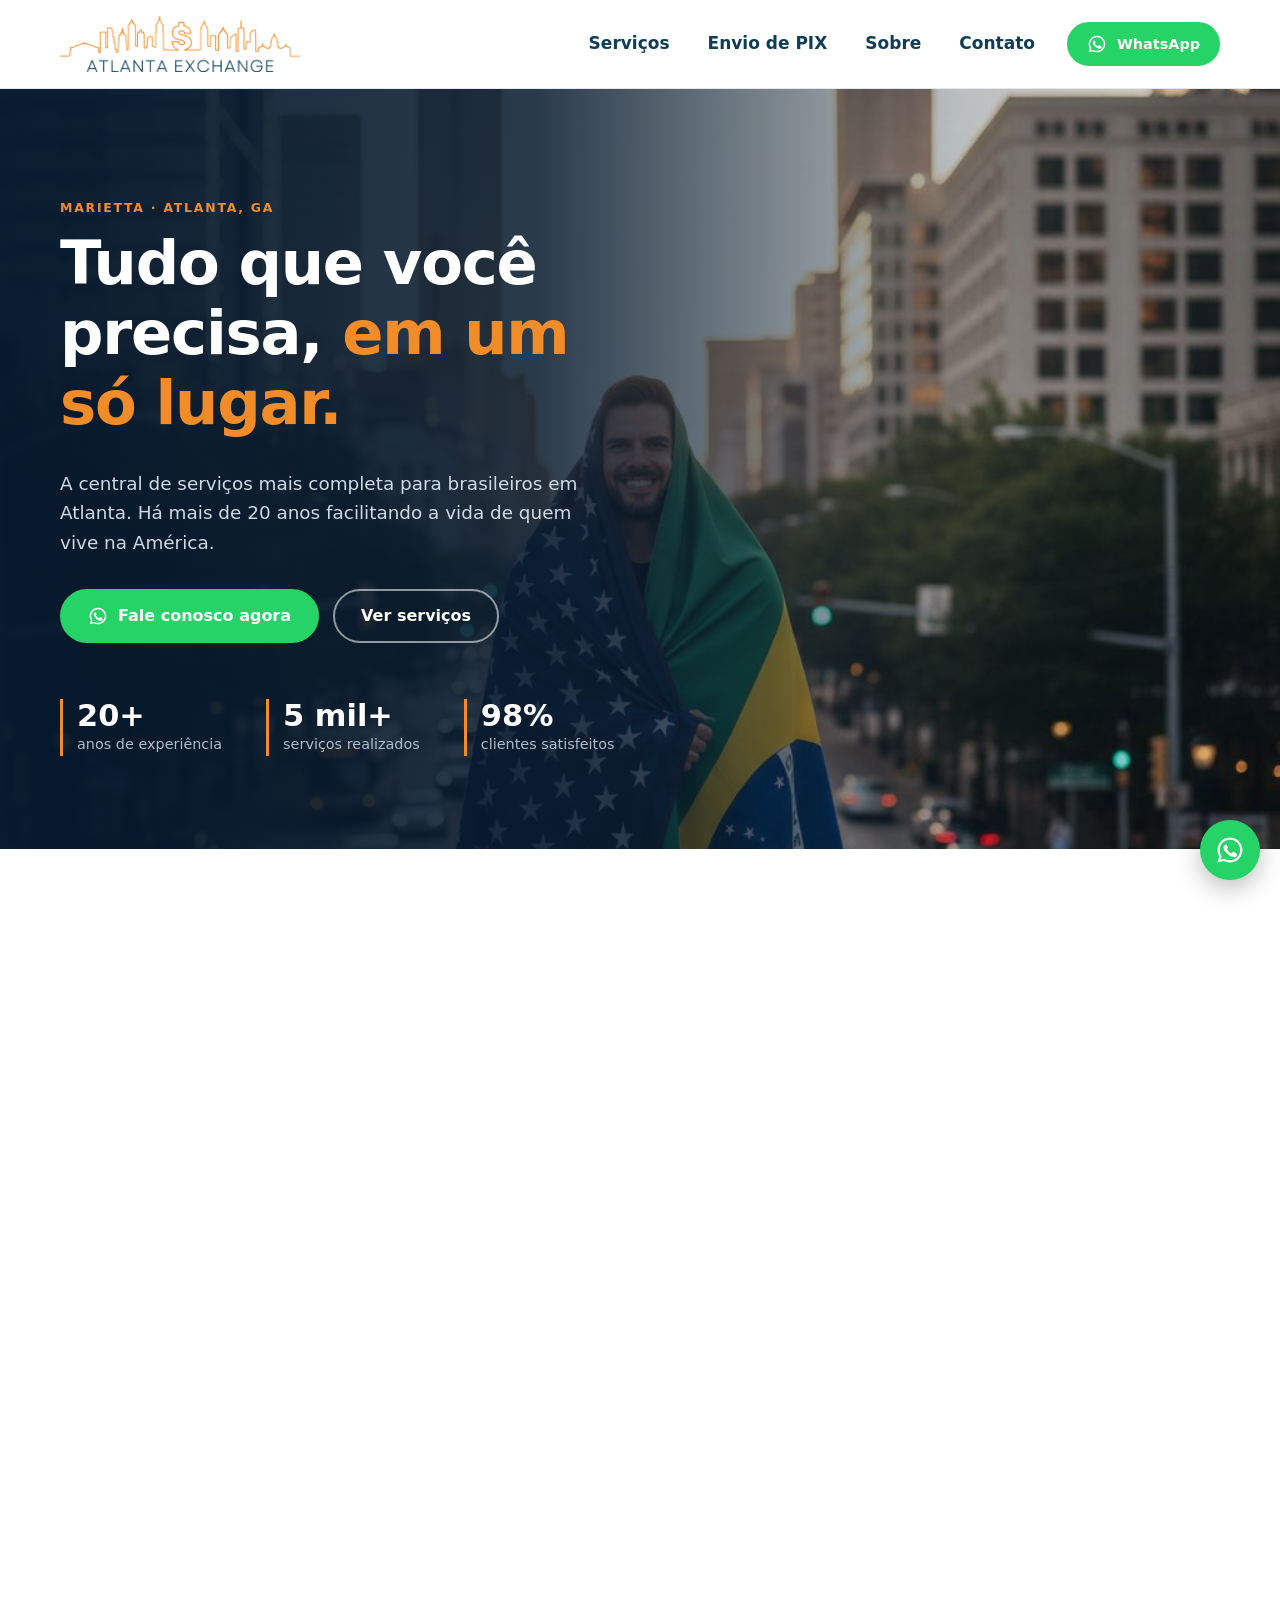
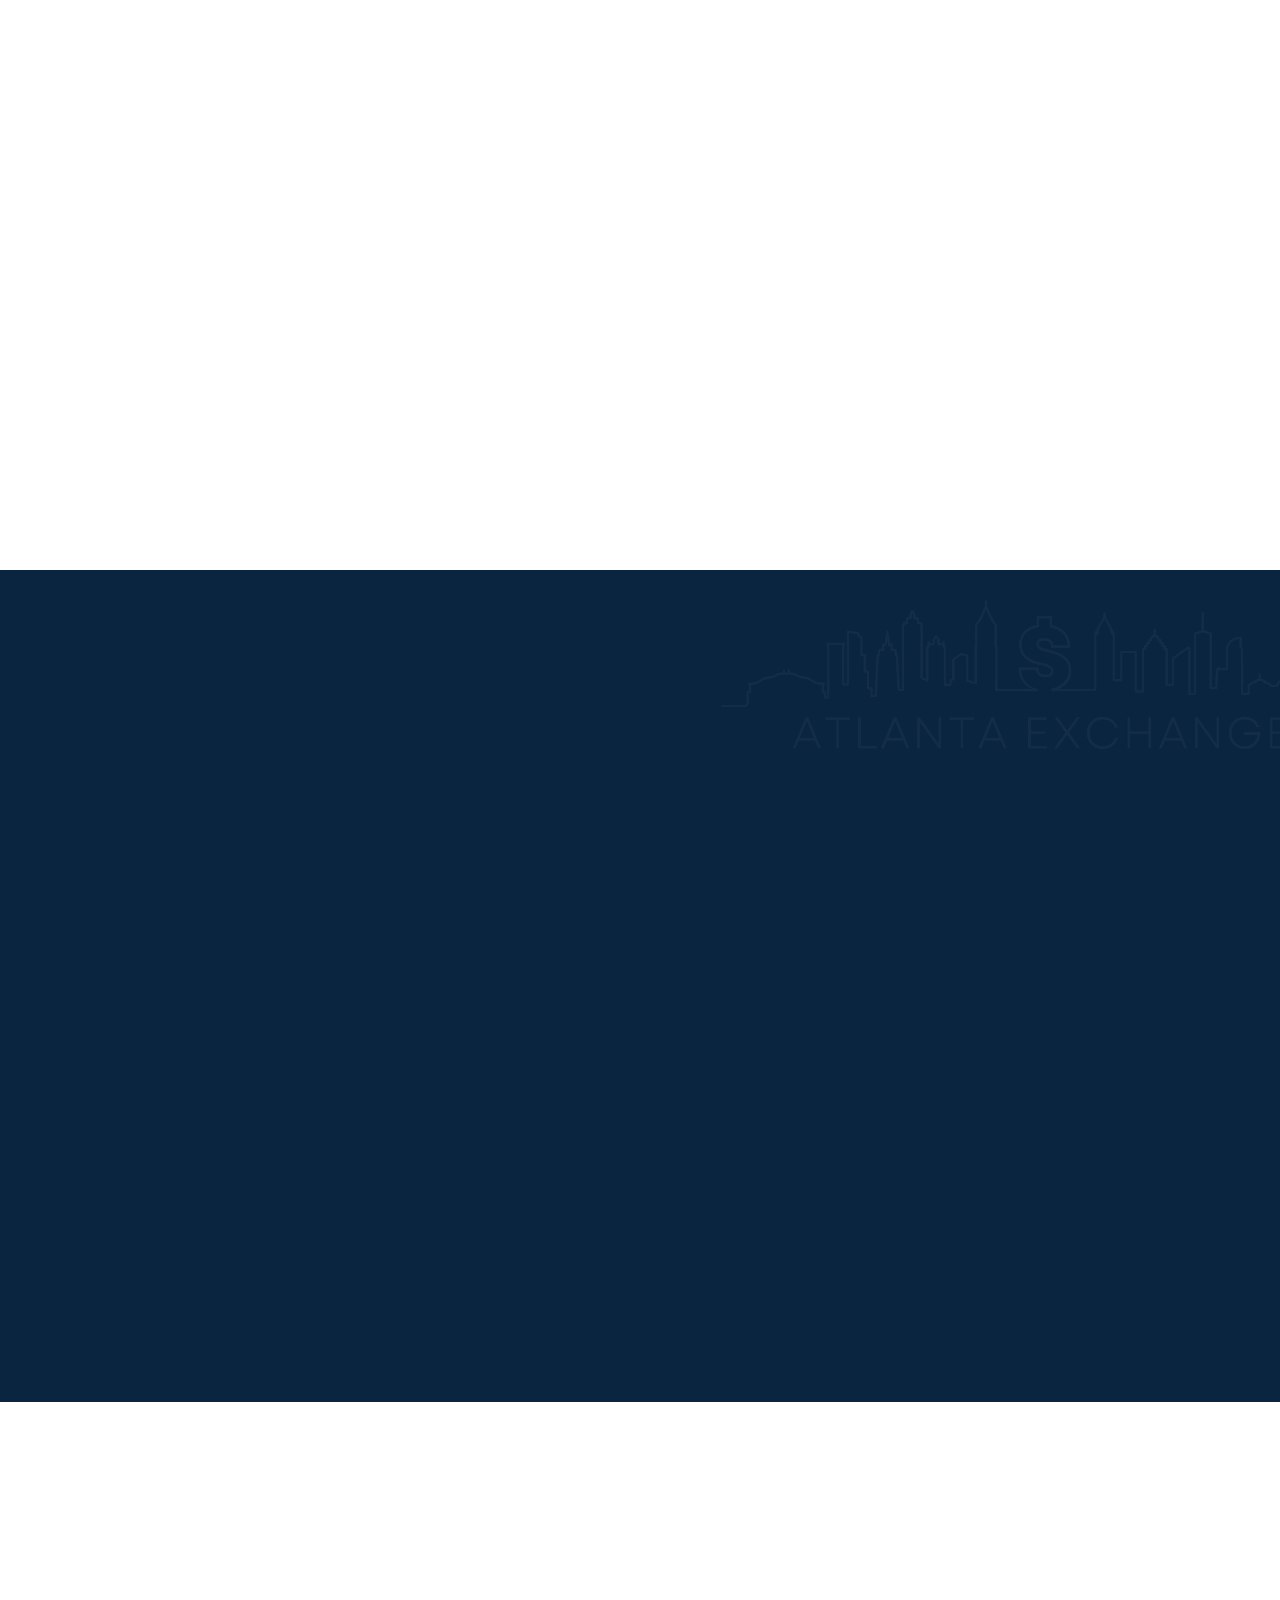
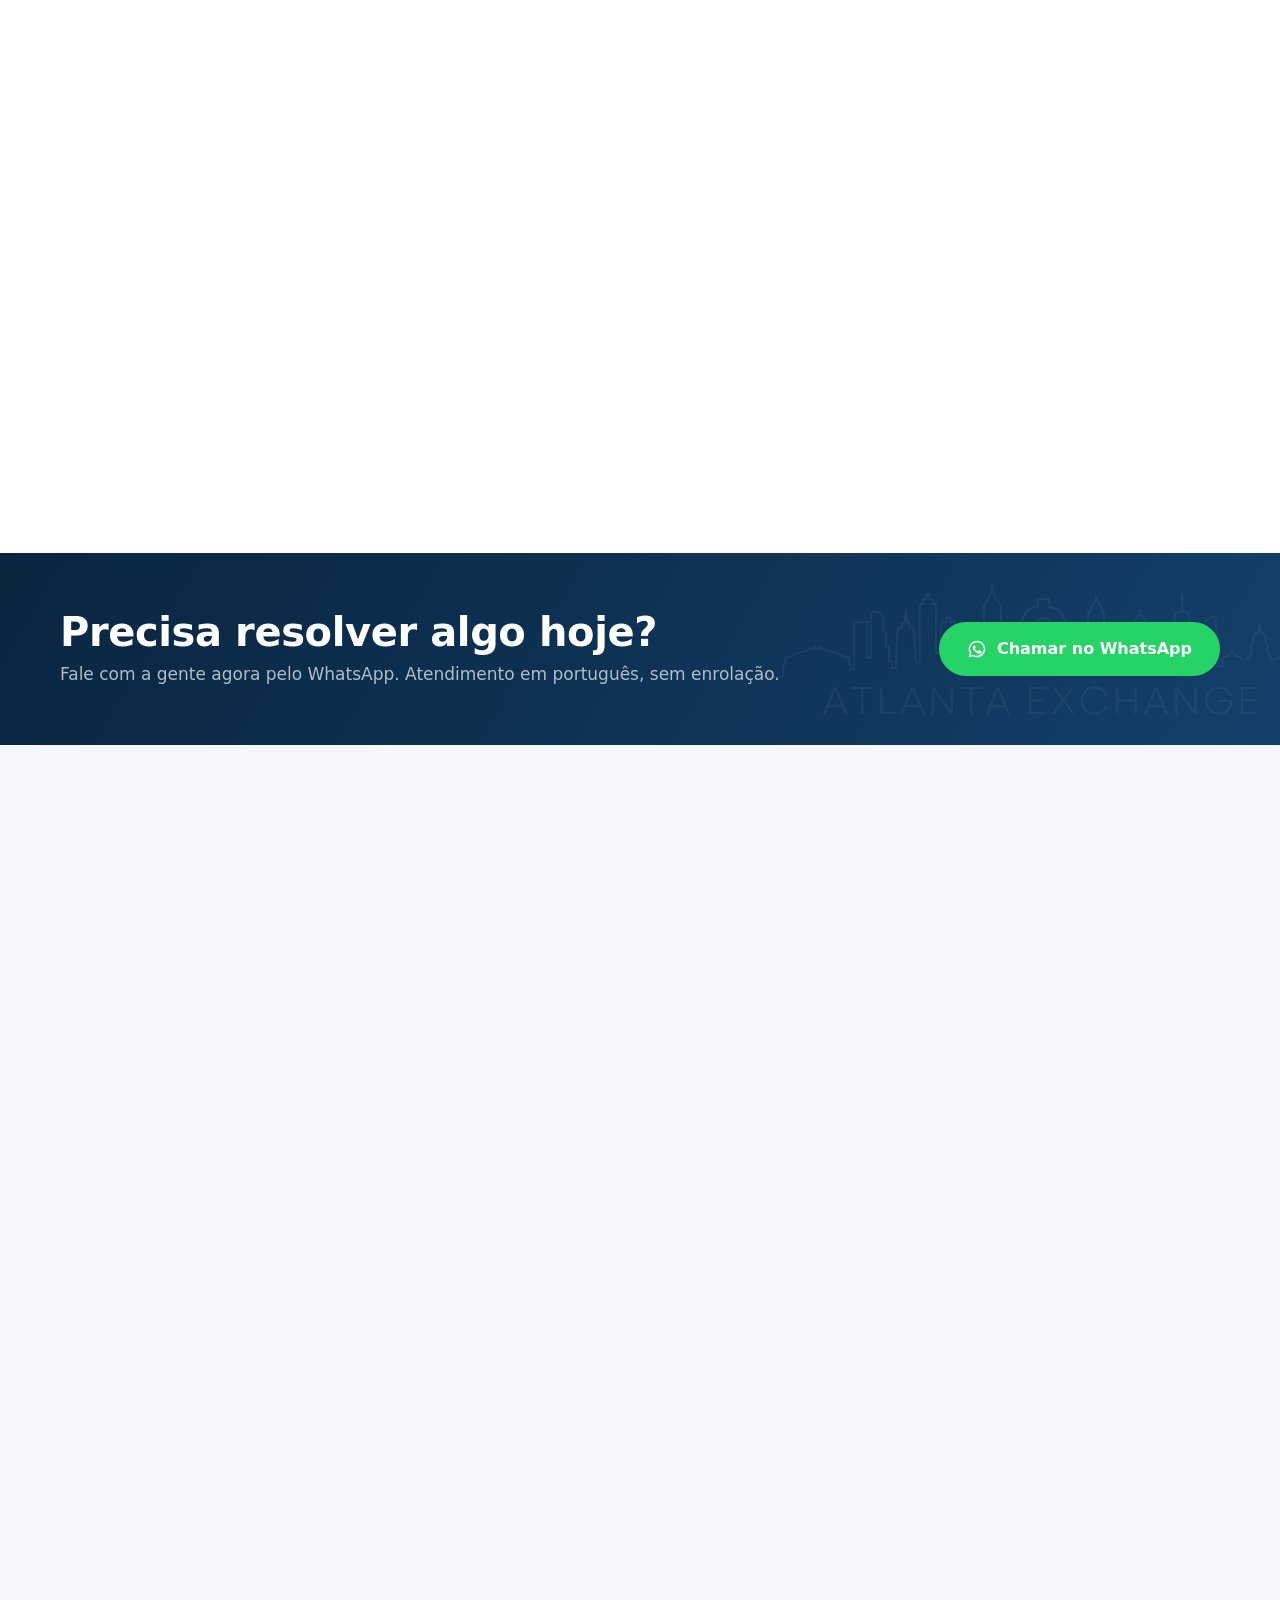
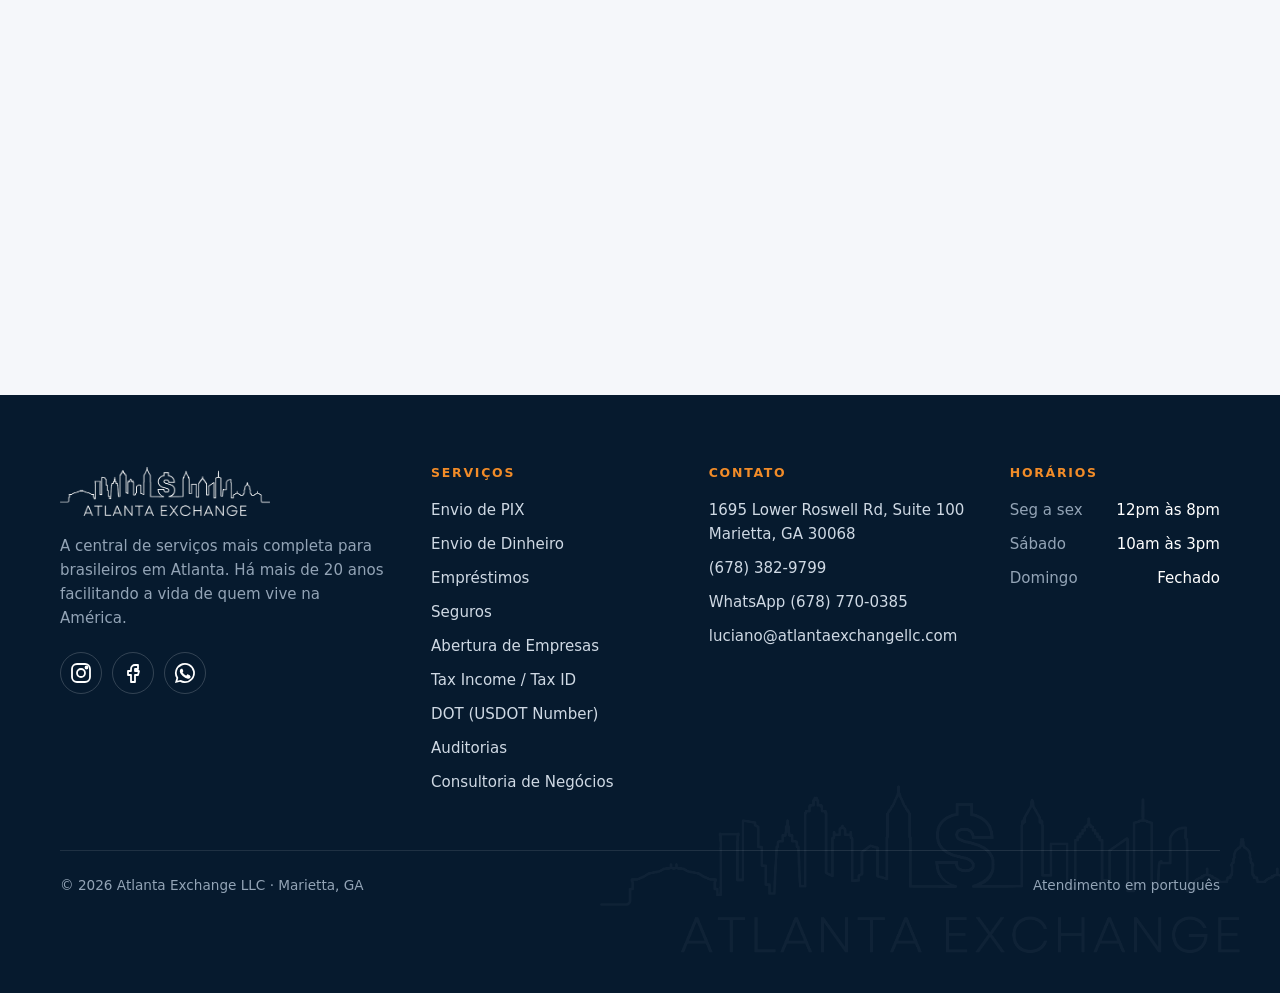
<file: site/index.html>
<!doctype html>
<html lang="pt-BR">
<head>
  <meta charset="utf-8">
  <meta name="viewport" content="width=device-width, initial-scale=1">
  <meta http-equiv="Content-Security-Policy" content="default-src 'self'; script-src 'self'; style-src 'self' https://fonts.googleapis.com; font-src https://fonts.gstatic.com; img-src 'self' data:; connect-src https://economia.awesomeapi.com.br https://api.web3forms.com; frame-src https://www.google.com https://maps.google.com; object-src 'none'; base-uri 'self'; form-action 'none'; upgrade-insecure-requests">
  <meta name="referrer" content="strict-origin-when-cross-origin">
  <title>Atlanta Exchange | PIX, Remessas, Seguros, Tax e Empresas para Brasileiros em Atlanta</title>
  <meta name="description" content="Envio de PIX e dinheiro para o Brasil, seguros, abertura de LLC, imposto de renda, ITIN, USDOT e empréstimos. Há mais de 20 anos atendendo brasileiros em Atlanta, em português. Marietta, GA.">
  <link rel="canonical" href="https://www.atlantaexchangellc.com/">
  <meta name="theme-color" content="#0a2540">
  <meta property="og:type" content="website">
  <meta property="og:site_name" content="Atlanta Exchange">
  <meta property="og:url" content="https://www.atlantaexchangellc.com/">
  <meta property="og:title" content="Atlanta Exchange | Tudo que você precisa, em um só lugar">
  <meta property="og:description" content="PIX, remessas, seguros, empresas, Tax e DOT. Há mais de 20 anos servindo brasileiros em Atlanta, em português.">
  <meta property="og:image" content="https://www.atlantaexchangellc.com/img/og-image.jpg">
  <meta property="og:image:width" content="1200">
  <meta property="og:image:height" content="630">
  <meta property="og:image:alt" content="Atlanta Exchange: tudo que você precisa, em um só lugar">
  <meta property="og:locale" content="pt_BR">
  <meta name="twitter:card" content="summary_large_image">
  <link rel="icon" href="img/favicon.svg" type="image/svg+xml">
  <link rel="apple-touch-icon" href="img/apple-touch-icon.png">
  <link rel="preload" as="image" href="img/hero.jpg">
  <link rel="preconnect" href="https://fonts.googleapis.com">
  <link rel="preconnect" href="https://fonts.gstatic.com" crossorigin>
  <link href="https://fonts.googleapis.com/css2?family=Montserrat:wght@600;700;800&family=DM+Sans:wght@400;500;700&display=swap" rel="stylesheet">
  <link rel="stylesheet" href="styles.css">
  <script type="application/ld+json">
  {
    "@context": "https://schema.org",
    "@type": "FinancialService",
    "@id": "https://www.atlantaexchangellc.com/#empresa",
    "name": "Atlanta Exchange LLC",
    "description": "Central de serviços para brasileiros em Atlanta: envio de PIX e dinheiro, seguros, abertura de empresas, imposto de renda, ITIN, USDOT e empréstimos.",
    "knowsLanguage": ["pt-BR", "en"],
    "areaServed": [{"@type": "City", "name": "Atlanta"}, {"@type": "City", "name": "Marietta"}, {"@type": "State", "name": "Georgia"}],
    "url": "https://www.atlantaexchangellc.com/",
    "logo": "https://www.atlantaexchangellc.com/img/logo.png",
    "image": "https://www.atlantaexchangellc.com/img/og-image.jpg",
    "telephone": "+1-678-382-9799",
    "contactPoint": [{"@type": "ContactPoint", "telephone": "+1-678-770-0385", "contactType": "customer service", "availableLanguage": ["Portuguese", "English"]}],
    "email": "luciano@atlantaexchangellc.com",
    "address": {
      "@type": "PostalAddress",
      "streetAddress": "1695 Lower Roswell Rd Suite 100",
      "addressLocality": "Marietta",
      "addressRegion": "GA",
      "postalCode": "30068",
      "addressCountry": "US"
    },
    "openingHoursSpecification": [
      {"@type": "OpeningHoursSpecification", "dayOfWeek": ["Monday","Tuesday","Wednesday","Thursday","Friday"], "opens": "12:00", "closes": "20:00"},
      {"@type": "OpeningHoursSpecification", "dayOfWeek": "Saturday", "opens": "10:00", "closes": "15:00"}
    ],
    "sameAs": [
      "https://www.instagram.com/atlantaexchangellc",
      "https://www.facebook.com/atlantaexchangellc"
    ]
  }
  </script>
</head>
<body>

<header class="nav" id="top">
  <div class="quote" data-quote hidden>
    <div class="wrap quote__inner">
      <span class="quote__live" aria-hidden="true"></span>
      <span class="quote__pair">Dólar hoje <small>USD → BRL</small></span>
      <strong class="quote__value" data-quote-value>R$ ...</strong>
      <span class="quote__change" data-quote-change></span>
      <span class="quote__time" data-quote-time></span>
      <a class="quote__cta" href="https://wa.me/16787700385?text=Ol%C3%A1!%20Qual%20a%20cota%C3%A7%C3%A3o%20de%20hoje%20para%20envio%20de%20PIX%3F" target="_blank" rel="noopener">Ver nossa cotação para PIX →</a>
    </div>
  </div>
  <div class="wrap nav__inner">
    <a href="#top" class="nav__logo" aria-label="Atlanta Exchange, início">
      <img src="img/logo.png" alt="Atlanta Exchange" width="250" height="58">
    </a>
    <button class="nav__toggle" aria-label="Abrir menu" aria-expanded="false" aria-controls="menu">
      <span></span><span></span><span></span>
    </button>
    <nav id="menu" class="nav__menu">
      <a href="#servicos">Serviços</a>
      <a href="#remessa">Envio de PIX</a>
      <a href="#sobre">Sobre</a>
      <a href="#contato">Contato</a>
      <a href="https://wa.me/16787700385" class="btn btn--sm btn--wa" target="_blank" rel="noopener"><svg class="wa-ico" viewBox="0 0 24 24" aria-hidden="true"><path fill="currentColor" d="M12 2a10 10 0 0 0-8.6 15.1L2 22l5-1.3A10 10 0 1 0 12 2Zm0 18.2a8.2 8.2 0 0 1-4.2-1.1l-.3-.2-3 .8.8-2.9-.2-.3A8.2 8.2 0 1 1 12 20.2Zm4.5-6.1c-.2-.1-1.5-.7-1.7-.8-.2-.1-.4-.1-.6.1l-.8 1c-.1.2-.3.2-.5.1a6.7 6.7 0 0 1-3.3-2.9c-.2-.4.2-.4.7-1.3.1-.2 0-.3 0-.4l-.8-1.8c-.2-.5-.4-.4-.6-.4h-.5a1 1 0 0 0-.7.3 3 3 0 0 0-.9 2.2 5.2 5.2 0 0 0 1.1 2.8 11.9 11.9 0 0 0 4.6 4c1.7.7 2.3.8 3.2.7.5-.1 1.5-.6 1.7-1.2.2-.6.2-1.1.2-1.2-.1-.1-.3-.2-.5-.3Z"/></svg> WhatsApp</a>
    </nav>
  </div>
</header>

<main>

  <!-- HERO -->
  <section class="hero">
    <div class="hero__bg" aria-hidden="true"></div>
    <div class="wrap hero__inner">
      <p class="eyebrow">Marietta · Atlanta, GA</p>
      <h1>Tudo que você precisa, <span class="accent">em um só lugar.</span></h1>
      <p class="hero__lead">A central de serviços mais completa para brasileiros em Atlanta. Há mais de 20 anos facilitando a vida de quem vive na América.</p>
      <div class="hero__cta">
        <a href="https://wa.me/16787700385?text=Ol%C3%A1!%20Vim%20pelo%20site%20e%20gostaria%20de%20atendimento." class="btn btn--wa" target="_blank" rel="noopener">
          <svg viewBox="0 0 24 24" width="20" height="20" aria-hidden="true"><path fill="currentColor" d="M12 2a10 10 0 0 0-8.6 15.1L2 22l5-1.3A10 10 0 1 0 12 2Zm0 18.2a8.2 8.2 0 0 1-4.2-1.1l-.3-.2-3 .8.8-2.9-.2-.3A8.2 8.2 0 1 1 12 20.2Zm4.5-6.1c-.2-.1-1.5-.7-1.7-.8-.2-.1-.4-.1-.6.1l-.8 1c-.1.2-.3.2-.5.1a6.7 6.7 0 0 1-3.3-2.9c-.2-.4.2-.4.7-1.3.1-.2 0-.3 0-.4l-.8-1.8c-.2-.5-.4-.4-.6-.4h-.5a1 1 0 0 0-.7.3 3 3 0 0 0-.9 2.2 5.2 5.2 0 0 0 1.1 2.8 11.9 11.9 0 0 0 4.6 4c1.7.7 2.3.8 3.2.7.5-.1 1.5-.6 1.7-1.2.2-.6.2-1.1.2-1.2-.1-.1-.3-.2-.5-.3Z"/></svg>
          Fale conosco agora
        </a>
        <a href="#servicos" class="btn btn--ghost">Ver serviços</a>
      </div>
      <ul class="hero__stats">
        <li><strong>20+</strong><span>anos de experiência</span></li>
        <li><strong>5 mil+</strong><span>serviços realizados</span></li>
        <li><strong>98%</strong><span>clientes satisfeitos</span></li>
      </ul>
    </div>
  </section>

  <!-- SERVIÇOS -->
  <section class="section" id="servicos">
    <div class="wrap">
      <div class="section__head">
        <p class="eyebrow">Nossos serviços</p>
        <h2>Soluções práticas para o seu dia a dia na América</h2>
        <p>Sabemos que a vida aqui pode ser corrida. Por isso reunimos tudo o que a comunidade brasileira precisa em um só endereço, com atendimento em português.</p>
      </div>

      <div class="grid services">
<!-- SERVICOS:INICIO (gerado por ferramentas/gerar-servicos.mjs) -->
        <a class="card card--link" href="servicos/envio-de-pix.html">
          <div class="card__icon"><svg viewBox="0 0 24 24"><rect x="2" y="6" width="20" height="12" rx="2"/><path d="M14.5 9.5h-3.2a1.5 1.5 0 0 0 0 3h1.4a1.5 1.5 0 0 1 0 3H9.5M12 8v1.5M12 15.5V17M5.5 9v.01M18.5 15v.01"/></svg></div>
          <h3>Envio de PIX</h3>
          <p>Mande dinheiro dos EUA para qualquer chave PIX no Brasil, com cotação clara antes de fechar.</p>
          <span class="card__more">Saiba mais <span aria-hidden="true">→</span></span>
        </a>
        <a class="card card--link" href="servicos/envio-de-dinheiro.html">
          <div class="card__icon"><svg viewBox="0 0 24 24"><circle cx="12" cy="12" r="9"/><path d="M3 12h18M12 3a14 14 0 0 1 0 18M12 3a14 14 0 0 0 0 18"/></svg></div>
          <h3>Envio de Dinheiro</h3>
          <p>Remessas internacionais para conta bancária no Brasil e em outros países, com recibo e acompanhamento.</p>
          <span class="card__more">Saiba mais <span aria-hidden="true">→</span></span>
        </a>
        <a class="card card--link" href="servicos/emprestimos.html">
          <div class="card__icon"><svg viewBox="0 0 24 24"><rect x="3" y="6" width="18" height="13" rx="2"/><path d="M3 10h18M7 15h4"/></svg></div>
          <h3>Empréstimos</h3>
          <p>Empréstimo pessoal, financiamento de veículo e crédito para empresa, com SSN ou ITIN.</p>
          <span class="card__more">Saiba mais <span aria-hidden="true">→</span></span>
        </a>
        <a class="card card--link" href="servicos/seguros.html">
          <div class="card__icon"><svg viewBox="0 0 24 24"><path d="M12 3 4 6v6c0 4.5 3.4 8.3 8 9 4.6-.7 8-4.5 8-9V6l-8-3Z"/><path d="m9 12 2 2 4-4"/></svg></div>
          <h3>Seguros</h3>
          <p>Seguro de carro, casa, vida e empresa, incluindo General Liability e Workers’ Comp para construção.</p>
          <span class="card__more">Saiba mais <span aria-hidden="true">→</span></span>
        </a>
        <a class="card card--link" href="servicos/abertura-de-empresas.html">
          <div class="card__icon"><svg viewBox="0 0 24 24"><path d="M4 21V8l8-5 8 5v13"/><path d="M9 21v-6h6v6M4 21h16"/></svg></div>
          <h3>Abertura de Empresas</h3>
          <p>Abra sua LLC na Geórgia e mantenha tudo em dia: EIN, Registered Agent e Annual Registration.</p>
          <span class="card__more">Saiba mais <span aria-hidden="true">→</span></span>
        </a>
        <a class="card card--link" href="servicos/tax-income-tax-id.html">
          <div class="card__icon"><svg viewBox="0 0 24 24"><path d="M7 3h7l5 5v13H7z"/><path d="M14 3v5h5M10 13h6M10 17h6"/></svg></div>
          <h3>Tax Income / Tax ID</h3>
          <p>Imposto de renda (Tax Return) pessoal e da empresa, e emissão ou renovação de ITIN.</p>
          <span class="card__more">Saiba mais <span aria-hidden="true">→</span></span>
        </a>
        <a class="card card--link" href="servicos/dot-usdot.html">
          <div class="card__icon"><svg viewBox="0 0 24 24"><path d="M2 7h11v9H2zM13 10h4l3 3v3h-7"/><circle cx="6" cy="17.5" r="1.8"/><circle cx="17" cy="17.5" r="1.8"/></svg></div>
          <h3>DOT (USDOT Number)</h3>
          <p>USDOT para empresas de construção: registro, renovação (MCS-150), UCR e auditorias do DOT.</p>
          <span class="card__more">Saiba mais <span aria-hidden="true">→</span></span>
        </a>
        <a class="card card--link" href="servicos/auditorias.html">
          <div class="card__icon"><svg viewBox="0 0 24 24"><circle cx="11" cy="11" r="7"/><path d="m20 20-4-4M8 11h6M11 8v6"/></svg></div>
          <h3>Auditorias</h3>
          <p>Auditoria do seguro (Workers’ Comp e General Liability), do DOT ou carta do IRS? A gente organiza tudo.</p>
          <span class="card__more">Saiba mais <span aria-hidden="true">→</span></span>
        </a>
        <a class="card card--link" href="servicos/consultoria-de-negocios.html">
          <div class="card__icon"><svg viewBox="0 0 24 24"><path d="M4 19V9M10 19V5M16 19v-7M22 19H2"/></svg></div>
          <h3>Consultoria de Negócios</h3>
          <p>Orientação para quem quer empreender ou crescer o negócio nos Estados Unidos, do jeito certo.</p>
          <span class="card__more">Saiba mais <span aria-hidden="true">→</span></span>
        </a>
<!-- SERVICOS:FIM -->
      </div>
    </div>
  </section>

  <!-- REMESSA -->
  <section class="section section--dark" id="remessa">
    <div class="wrap split">
      <div class="split__media">
        <img src="img/cristo-liberdade.jpg" alt="Cristo Redentor abraçado à Estátua da Liberdade" loading="lazy" width="864" height="1152">
      </div>
      <div class="split__text">
        <p class="eyebrow">Remessa de dinheiro</p>
        <h2>Faça seu PIX aqui,<br><span class="accent">sem complicação.</span></h2>
        <p>Envie dinheiro para o Brasil com agilidade e segurança, seja para uso pessoal ou para a sua empresa. Você fala com gente de verdade, que explica cada etapa.</p>
        <ul class="checks">
          <li>Transferências rápidas e seguras</li>
          <li>Taxas transparentes, sem surpresa</li>
          <li>Pagamentos descomplicados</li>
          <li>Soluções personalizadas para você</li>
          <li>Atendimento de confiança, em português</li>
        </ul>
        <a href="https://wa.me/16787700385?text=Ol%C3%A1!%20Quero%20fazer%20um%20envio%20de%20PIX%20para%20o%20Brasil." class="btn btn--wa" target="_blank" rel="noopener"><svg class="wa-ico" viewBox="0 0 24 24" aria-hidden="true"><path fill="currentColor" d="M12 2a10 10 0 0 0-8.6 15.1L2 22l5-1.3A10 10 0 1 0 12 2Zm0 18.2a8.2 8.2 0 0 1-4.2-1.1l-.3-.2-3 .8.8-2.9-.2-.3A8.2 8.2 0 1 1 12 20.2Zm4.5-6.1c-.2-.1-1.5-.7-1.7-.8-.2-.1-.4-.1-.6.1l-.8 1c-.1.2-.3.2-.5.1a6.7 6.7 0 0 1-3.3-2.9c-.2-.4.2-.4.7-1.3.1-.2 0-.3 0-.4l-.8-1.8c-.2-.5-.4-.4-.6-.4h-.5a1 1 0 0 0-.7.3 3 3 0 0 0-.9 2.2 5.2 5.2 0 0 0 1.1 2.8 11.9 11.9 0 0 0 4.6 4c1.7.7 2.3.8 3.2.7.5-.1 1.5-.6 1.7-1.2.2-.6.2-1.1.2-1.2-.1-.1-.3-.2-.5-.3Z"/></svg> Quero enviar um PIX</a>
      </div>
    </div>
  </section>

  <!-- DIFERENCIAIS -->
  <section class="section" id="sobre">
    <div class="wrap">
      <div class="section__head">
        <p class="eyebrow">Por que a Atlanta Exchange</p>
        <h2>Facilitando a vida de quem vive na América</h2>
        <p>Construímos nossa história com base em confiança, excelência e dedicação à comunidade brasileira. Cada atendimento é feito com cuidado e responsabilidade.</p>
      </div>
      <div class="grid values">
        <div class="value">
          <span class="value__icon"><svg viewBox="0 0 24 24"><path d="m12 3 2.6 5.3 5.9.9-4.3 4.1 1 5.8L12 16.4l-5.2 2.7 1-5.8-4.3-4.1 5.9-.9Z"/></svg></span>
          <h3>Experiência &amp; credibilidade</h3>
          <p>Mais de 20 anos ajudando brasileiros em Atlanta, com serviços confiáveis e suporte especializado.</p>
        </div>
        <div class="value">
          <span class="value__icon"><svg viewBox="0 0 24 24"><path d="M20 12a8 8 0 0 1-11.6 7.1L4 20l1-4.1A8 8 0 1 1 20 12Z"/><path d="M9 10h.01M12 10h.01M15 10h.01" stroke-width="2.6"/></svg></span>
          <h3>Atendimento personalizado</h3>
          <p>Uma equipe pronta para entender a sua necessidade e oferecer soluções rápidas, práticas e seguras.</p>
        </div>
        <div class="value">
          <span class="value__icon"><svg viewBox="0 0 24 24"><rect x="5" y="11" width="14" height="10" rx="2"/><path d="M8 11V7a4 4 0 0 1 8 0v4M12 15v2"/></svg></span>
          <h3>Confiança &amp; segurança</h3>
          <p>Transparência em cada etapa, para você cuidar da sua vida financeira com quem entende do assunto.</p>
        </div>
      </div>
    </div>
  </section>

  <!-- CHAMADA -->
  <section class="cta-band cta-band--home">
    <div class="wrap cta-band__inner">
      <div>
        <h2>Precisa resolver algo hoje?</h2>
        <p>Fale com a gente agora pelo WhatsApp. Atendimento em português, sem enrolação.</p>
      </div>
      <a href="https://wa.me/16787700385?text=Ol%C3%A1!%20Vim%20pelo%20site%20e%20gostaria%20de%20atendimento." class="btn btn--wa" target="_blank" rel="noopener"><svg class="wa-ico" viewBox="0 0 24 24" aria-hidden="true"><path fill="currentColor" d="M12 2a10 10 0 0 0-8.6 15.1L2 22l5-1.3A10 10 0 1 0 12 2Zm0 18.2a8.2 8.2 0 0 1-4.2-1.1l-.3-.2-3 .8.8-2.9-.2-.3A8.2 8.2 0 1 1 12 20.2Zm4.5-6.1c-.2-.1-1.5-.7-1.7-.8-.2-.1-.4-.1-.6.1l-.8 1c-.1.2-.3.2-.5.1a6.7 6.7 0 0 1-3.3-2.9c-.2-.4.2-.4.7-1.3.1-.2 0-.3 0-.4l-.8-1.8c-.2-.5-.4-.4-.6-.4h-.5a1 1 0 0 0-.7.3 3 3 0 0 0-.9 2.2 5.2 5.2 0 0 0 1.1 2.8 11.9 11.9 0 0 0 4.6 4c1.7.7 2.3.8 3.2.7.5-.1 1.5-.6 1.7-1.2.2-.6.2-1.1.2-1.2-.1-.1-.3-.2-.5-.3Z"/></svg> Chamar no WhatsApp</a>
    </div>
  </section>

  <!-- CONTATO -->
  <section class="section section--tint" id="contato">
    <div class="wrap contact">
      <div class="contact__info">
        <p class="eyebrow">Fale conosco</p>
        <h2>Venha nos conhecer</h2>
        <p>Entre em contato hoje mesmo ou visite nosso escritório em Marietta.</p>

        <ul class="info">
          <li>
            <svg viewBox="0 0 24 24"><path d="M12 21s7-6.2 7-12a7 7 0 1 0-14 0c0 5.8 7 12 7 12Z"/><circle cx="12" cy="9" r="2.5"/></svg>
            <a href="https://maps.google.com/?q=1695+Lower+Roswell+Rd+Suite+100,+Marietta,+GA+30068" target="_blank" rel="noopener">1695 Lower Roswell Rd, Suite 100<br>Marietta, GA 30068</a>
          </li>
          <li>
            <svg viewBox="0 0 24 24"><path d="M5 4h4l2 5-2.5 1.5a11 11 0 0 0 5 5L15 13l5 2v4a2 2 0 0 1-2 2A16 16 0 0 1 3 6a2 2 0 0 1 2-2"/></svg>
            <a href="tel:+16783829799">(678) 382-9799</a>
          </li>
          <li>
            <svg viewBox="0 0 24 24"><rect x="3" y="5" width="18" height="14" rx="2"/><path d="m3 7 9 6 9-6"/></svg>
            <a href="mailto:luciano@atlantaexchangellc.com">luciano@atlantaexchangellc.com</a>
          </li>
        </ul>

        <table class="hours">
          <caption>Horários</caption>
          <tr><th>Segunda a sexta</th><td>12pm às 8pm</td></tr>
          <tr><th>Sábado</th><td>10am às 3pm</td></tr>
          <tr><th>Domingo</th><td>Fechado</td></tr>
        </table>
      </div>

      <form class="form" id="contact-form" novalidate>
        <h3>Envie sua mensagem</h3>
        <p class="form__note">Respondemos rapidinho, em português.</p>
        <input type="checkbox" name="botcheck" class="form__trap" tabindex="-1" autocomplete="off" aria-hidden="true">
        <div class="form__row">
          <label>Nome*<input name="nome" required autocomplete="given-name"></label>
          <label>Sobrenome*<input name="sobrenome" required autocomplete="family-name"></label>
        </div>
        <div class="form__row">
          <label>Email*<input type="email" name="email" required autocomplete="email"></label>
          <label>Telefone<input type="tel" name="telefone" autocomplete="tel"></label>
        </div>
        <label>Serviço de interesse*
          <select name="servico" required>
            <option value="">Selecione…</option>
            <option>Envio de PIX</option>
            <option>Envio de Dinheiro</option>
            <option>Empréstimos</option>
            <option>Seguros</option>
            <option>Abertura de Empresas</option>
            <option>Tax Income / Tax ID</option>
            <option>DOT (registro, renovação, auditoria)</option>
            <option>Auditorias</option>
            <option>Consultoria de Negócios</option>
            <option>Outro</option>
          </select>
        </label>
        <label>Mensagem<textarea name="mensagem" rows="4"></textarea></label>
        <p class="form__error" role="alert" hidden>Preencha os campos obrigatórios (*).</p>
        <button type="submit" class="btn btn--block" data-submit>Enviar mensagem</button>
        <div class="form__success" role="status" hidden>
          <strong>Mensagem enviada!</strong>
          <p>Obrigado pelo contato. Vamos responder em breve. Se for urgente, chame no <a href="https://wa.me/16787700385" target="_blank" rel="noopener">WhatsApp</a>.</p>
        </div>
      </form>
    </div>

    <div class="wrap map">
      <iframe title="Mapa da Atlanta Exchange" loading="lazy" referrerpolicy="no-referrer-when-downgrade"
        src="https://www.google.com/maps?q=1695+Lower+Roswell+Rd+Suite+100,+Marietta,+GA+30068&output=embed"></iframe>
    </div>
  </section>

</main>

<footer class="footer">
  <div class="footer__skyline" aria-hidden="true"></div>
  <div class="wrap footer__grid">
    <div class="footer__brand">
      <img src="img/logo-white.png" alt="Atlanta Exchange" width="230" height="54" loading="lazy">
      <p>A central de serviços mais completa para brasileiros em Atlanta. Há mais de 20 anos facilitando a vida de quem vive na América.</p>
      <nav class="footer__social" aria-label="Redes sociais">
      <a href="https://www.instagram.com/atlantaexchangellc" target="_blank" rel="noopener" aria-label="Instagram">
        <svg viewBox="0 0 24 24"><rect x="3" y="3" width="18" height="18" rx="5"/><circle cx="12" cy="12" r="4"/><circle cx="17.5" cy="6.5" r="1" fill="currentColor"/></svg>
      </a>
      <a href="https://www.facebook.com/atlantaexchangellc" target="_blank" rel="noopener" aria-label="Facebook">
        <svg viewBox="0 0 24 24"><path d="M14 8h3V4h-3a4 4 0 0 0-4 4v2H7v4h3v7h4v-7h3l1-4h-4V8Z"/></svg>
      </a>
      <a href="https://wa.me/16787700385" target="_blank" rel="noopener" aria-label="WhatsApp">
        <svg class="wa-ico" viewBox="0 0 24 24" aria-hidden="true"><path fill="currentColor" d="M12 2a10 10 0 0 0-8.6 15.1L2 22l5-1.3A10 10 0 1 0 12 2Zm0 18.2a8.2 8.2 0 0 1-4.2-1.1l-.3-.2-3 .8.8-2.9-.2-.3A8.2 8.2 0 1 1 12 20.2Zm4.5-6.1c-.2-.1-1.5-.7-1.7-.8-.2-.1-.4-.1-.6.1l-.8 1c-.1.2-.3.2-.5.1a6.7 6.7 0 0 1-3.3-2.9c-.2-.4.2-.4.7-1.3.1-.2 0-.3 0-.4l-.8-1.8c-.2-.5-.4-.4-.6-.4h-.5a1 1 0 0 0-.7.3 3 3 0 0 0-.9 2.2 5.2 5.2 0 0 0 1.1 2.8 11.9 11.9 0 0 0 4.6 4c1.7.7 2.3.8 3.2.7.5-.1 1.5-.6 1.7-1.2.2-.6.2-1.1.2-1.2-.1-.1-.3-.2-.5-.3Z"/></svg>
      </a>
    </nav>
    </div>
    <nav class="footer__col" aria-label="Serviços">
      <h2>Serviços</h2>
      <ul>
<!-- RODAPE-SERVICOS:INICIO -->
        <li><a href="servicos/envio-de-pix.html">Envio de PIX</a></li>
        <li><a href="servicos/envio-de-dinheiro.html">Envio de Dinheiro</a></li>
        <li><a href="servicos/emprestimos.html">Empréstimos</a></li>
        <li><a href="servicos/seguros.html">Seguros</a></li>
        <li><a href="servicos/abertura-de-empresas.html">Abertura de Empresas</a></li>
        <li><a href="servicos/tax-income-tax-id.html">Tax Income / Tax ID</a></li>
        <li><a href="servicos/dot-usdot.html">DOT (USDOT Number)</a></li>
        <li><a href="servicos/auditorias.html">Auditorias</a></li>
        <li><a href="servicos/consultoria-de-negocios.html">Consultoria de Negócios</a></li>
<!-- RODAPE-SERVICOS:FIM -->
      </ul>
    </nav>
    <div class="footer__col">
      <h2>Contato</h2>
      <ul>
        <li><a href="https://maps.google.com/?q=1695+Lower+Roswell+Rd+Suite+100,+Marietta,+GA+30068" target="_blank" rel="noopener">1695 Lower Roswell Rd, Suite 100<br>Marietta, GA 30068</a></li>
        <li><a href="tel:+16783829799">(678) 382-9799</a></li>
        <li><a href="https://wa.me/16787700385" target="_blank" rel="noopener">WhatsApp (678) 770-0385</a></li>
        <li><a href="mailto:luciano@atlantaexchangellc.com">luciano@atlantaexchangellc.com</a></li>
      </ul>
    </div>
    <div class="footer__col">
      <h2>Horários</h2>
      <ul class="footer__hours">
        <li><span>Seg a sex</span> 12pm às 8pm</li>
        <li><span>Sábado</span> 10am às 3pm</li>
        <li><span>Domingo</span> Fechado</li>
      </ul>
    </div>
  </div>
  <div class="wrap footer__bottom">
    <p>© <span id="year">2026</span> Atlanta Exchange LLC · Marietta, GA</p>
    <p>Atendimento em português</p>
  </div>
</footer>

<a href="https://wa.me/16787700385" class="wa-float" target="_blank" rel="noopener" aria-label="Falar no WhatsApp">
  <svg viewBox="0 0 24 24" width="30" height="30" aria-hidden="true"><path fill="currentColor" d="M12 2a10 10 0 0 0-8.6 15.1L2 22l5-1.3A10 10 0 1 0 12 2Zm0 18.2a8.2 8.2 0 0 1-4.2-1.1l-.3-.2-3 .8.8-2.9-.2-.3A8.2 8.2 0 1 1 12 20.2Zm4.5-6.1c-.2-.1-1.5-.7-1.7-.8-.2-.1-.4-.1-.6.1l-.8 1c-.1.2-.3.2-.5.1a6.7 6.7 0 0 1-3.3-2.9c-.2-.4.2-.4.7-1.3.1-.2 0-.3 0-.4l-.8-1.8c-.2-.5-.4-.4-.6-.4h-.5a1 1 0 0 0-.7.3 3 3 0 0 0-.9 2.2 5.2 5.2 0 0 0 1.1 2.8 11.9 11.9 0 0 0 4.6 4c1.7.7 2.3.8 3.2.7.5-.1 1.5-.6 1.7-1.2.2-.6.2-1.1.2-1.2-.1-.1-.3-.2-.5-.3Z"/></svg>
</a>

<script src="script.js"></script>
</body>
</html>
</file>
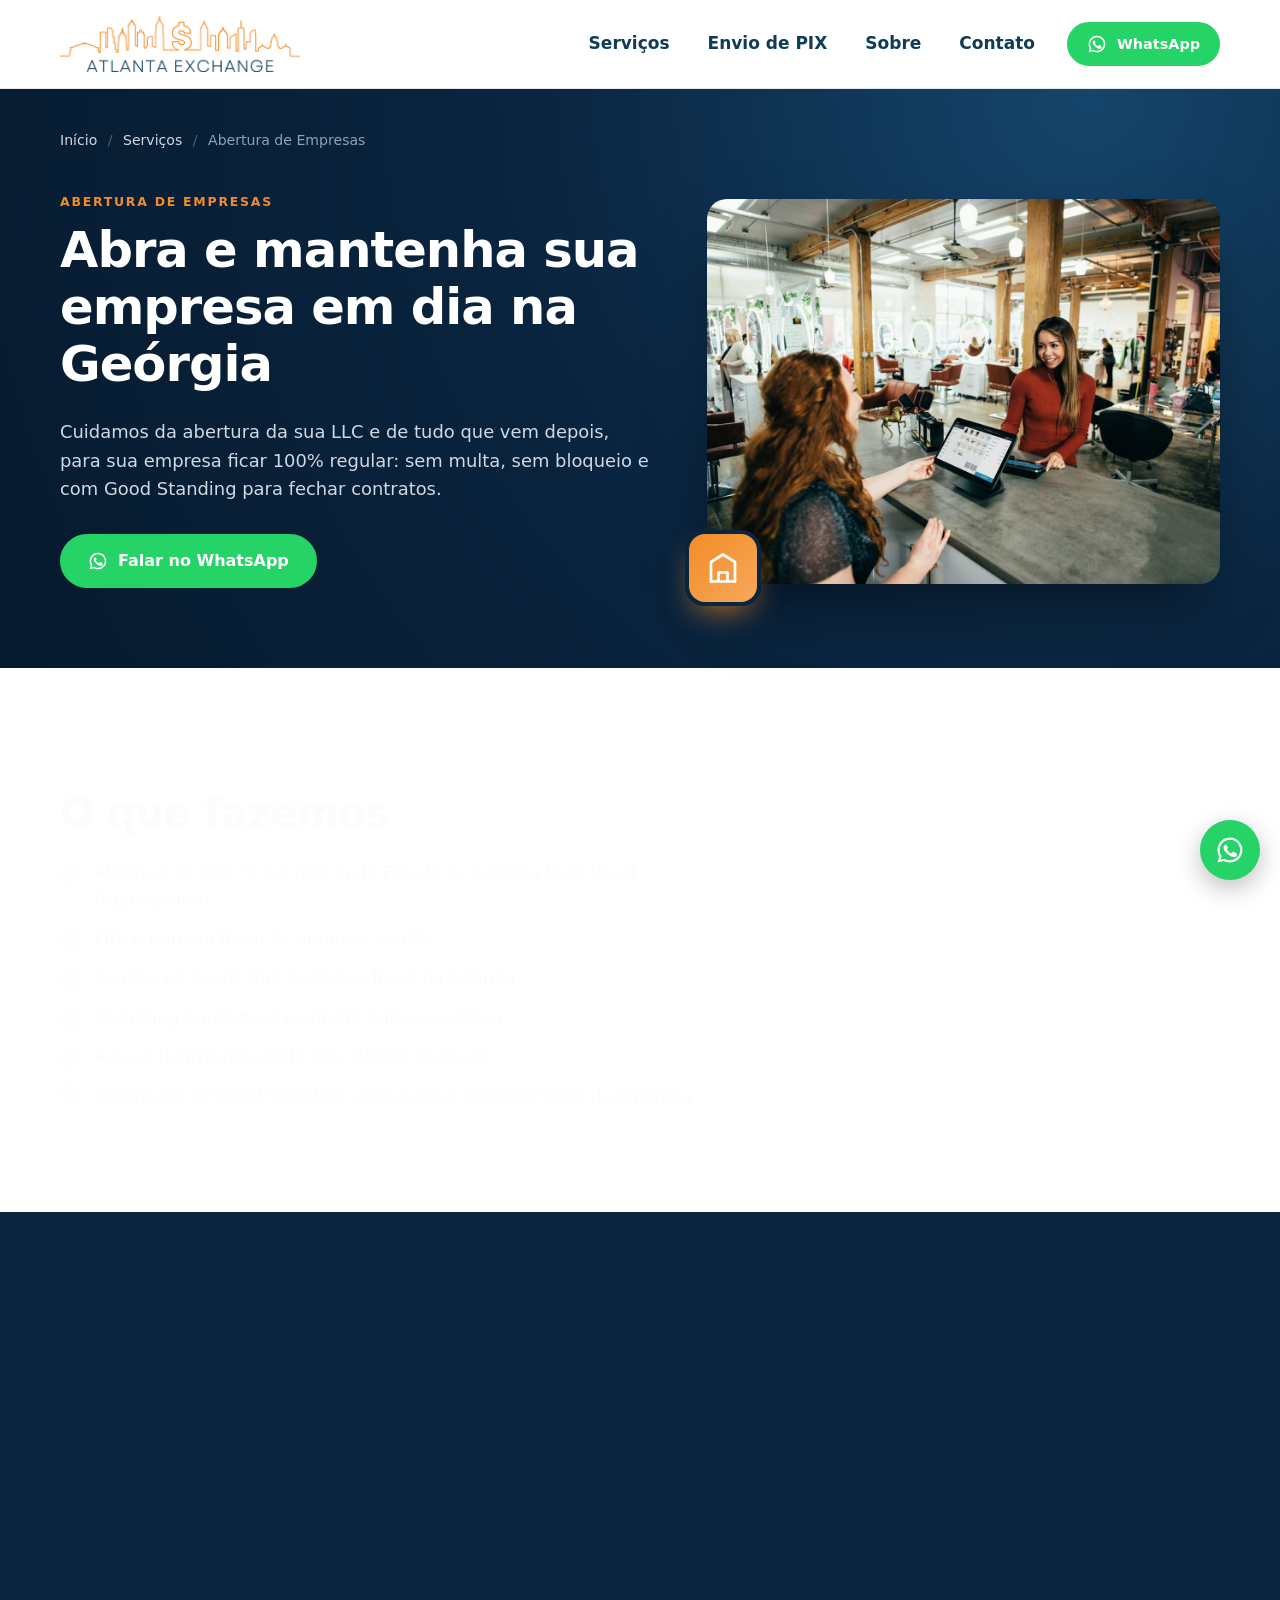
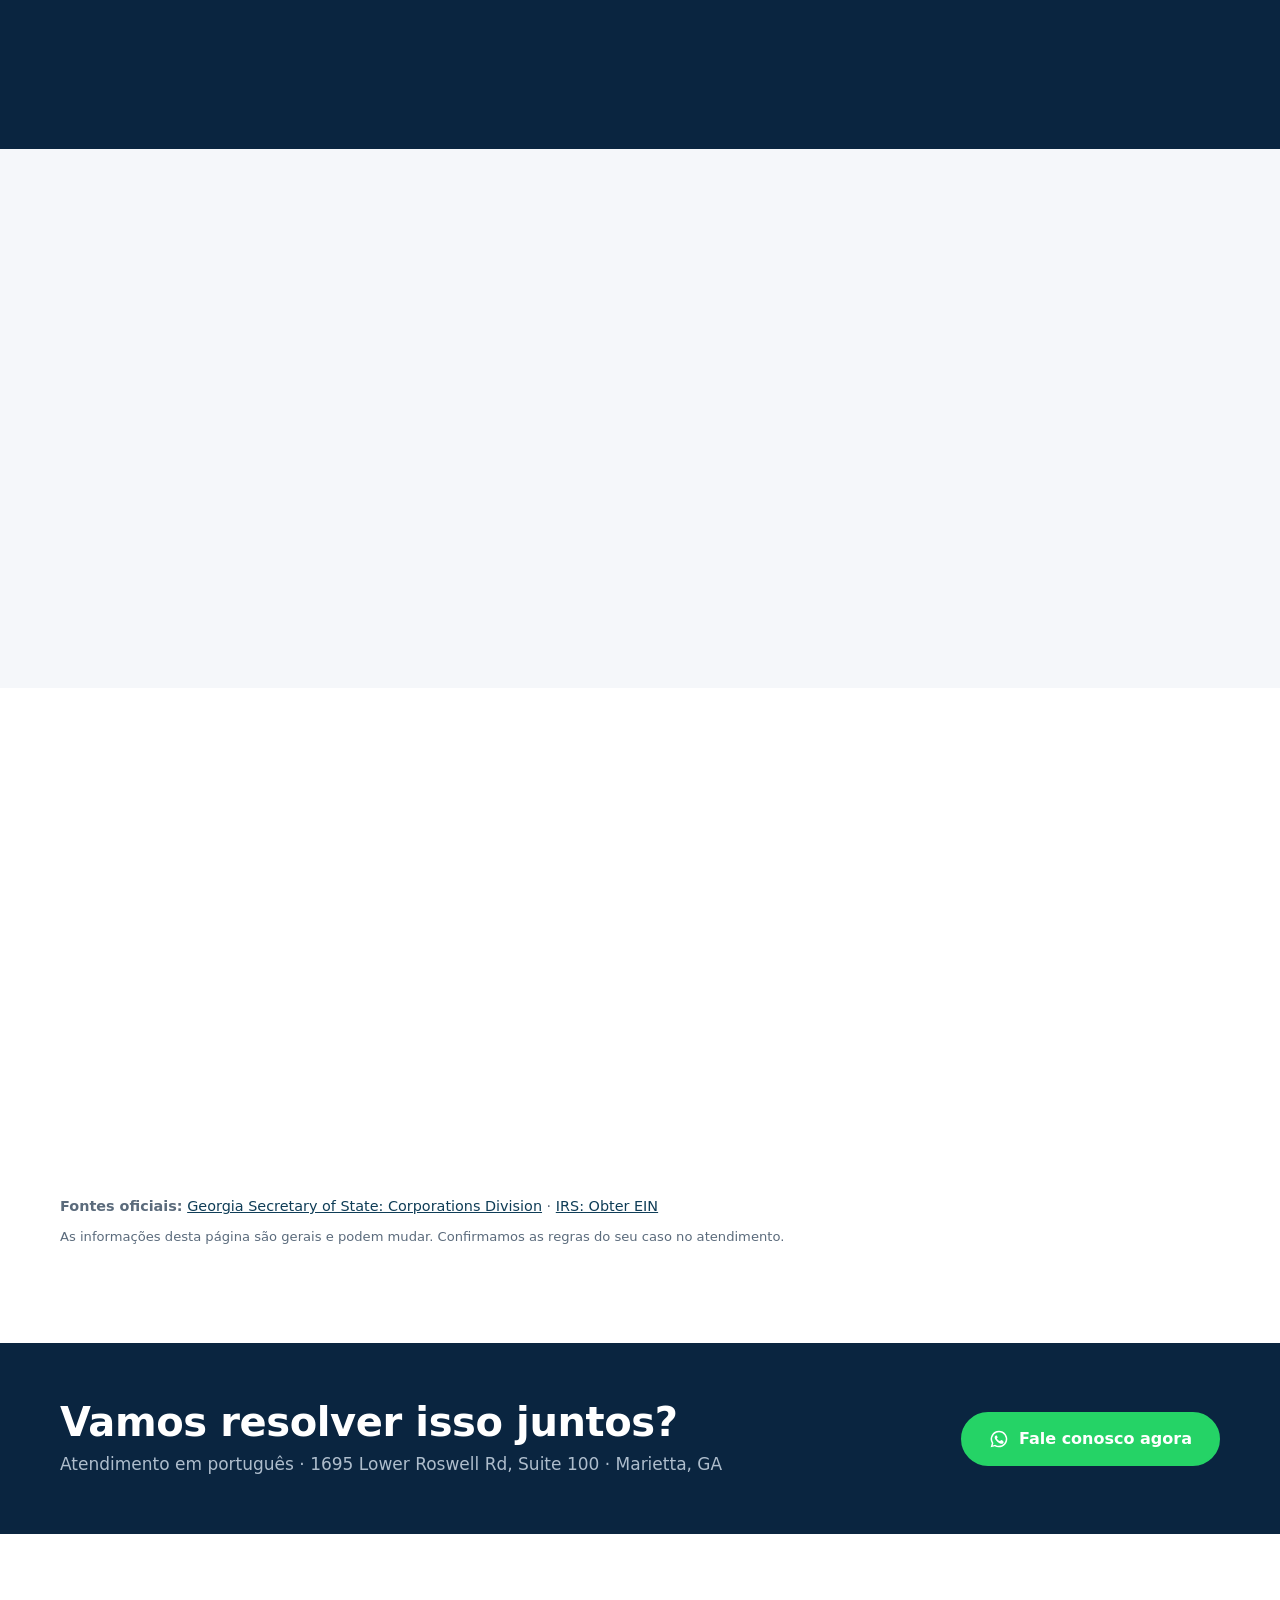
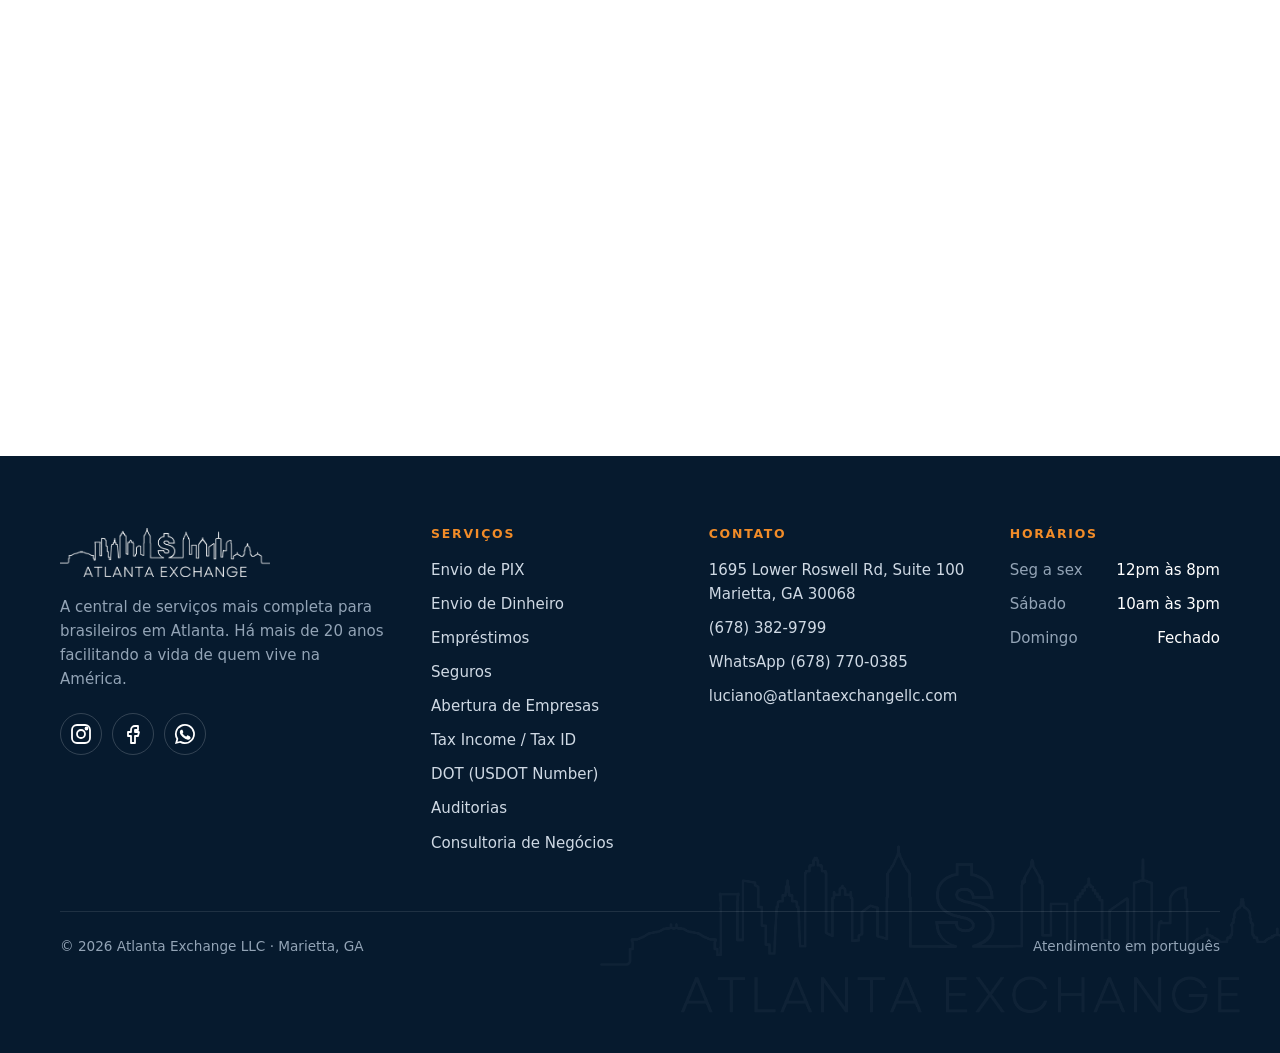
<file: site/servicos/abertura-de-empresas.html>
<!doctype html>
<html lang="pt-BR">
<head>
  <meta charset="utf-8">
  <meta name="viewport" content="width=device-width, initial-scale=1">
  <meta http-equiv="Content-Security-Policy" content="default-src 'self'; script-src 'self'; style-src 'self' https://fonts.googleapis.com; font-src https://fonts.gstatic.com; img-src 'self' data:; connect-src https://economia.awesomeapi.com.br https://api.web3forms.com; frame-src https://www.google.com https://maps.google.com; object-src 'none'; base-uri 'self'; form-action 'none'; upgrade-insecure-requests">
  <meta name="referrer" content="strict-origin-when-cross-origin">
  <title>Abertura de LLC na Geórgia para Brasileiros | Atlanta Exchange</title>
  <meta name="description" content="Abra sua LLC na Geórgia e mantenha tudo em dia: EIN, Registered Agent e Annual Registration. Atendimento em português em Marietta, GA.">
  <link rel="canonical" href="https://www.atlantaexchangellc.com/servicos/abertura-de-empresas.html">
  <meta name="theme-color" content="#0a2540">
  <meta property="og:type" content="website">
  <meta property="og:site_name" content="Atlanta Exchange">
  <meta property="og:url" content="https://www.atlantaexchangellc.com/servicos/abertura-de-empresas.html">
  <meta property="og:title" content="Abertura de LLC na Geórgia para Brasileiros | Atlanta Exchange">
  <meta property="og:description" content="Abra sua LLC na Geórgia e mantenha tudo em dia: EIN, Registered Agent e Annual Registration. Atendimento em português em Marietta, GA.">
  <meta property="og:image" content="https://www.atlantaexchangellc.com/img/servicos/abertura-de-empresas.jpg">
  <meta property="og:image:alt" content="Empreendedora atendendo cliente no balcão do seu negócio">
  <meta property="og:locale" content="pt_BR">
  <meta name="twitter:card" content="summary_large_image">
  <link rel="icon" href="../img/favicon.svg" type="image/svg+xml">
  <link rel="apple-touch-icon" href="../img/apple-touch-icon.png">
  <link rel="preload" as="image" href="../img/servicos/abertura-de-empresas.jpg">
  <link rel="preconnect" href="https://fonts.googleapis.com">
  <link rel="preconnect" href="https://fonts.gstatic.com" crossorigin>
  <link href="https://fonts.googleapis.com/css2?family=Montserrat:wght@600;700;800&family=DM+Sans:wght@400;500;700&display=swap" rel="stylesheet">
  <link rel="stylesheet" href="../styles.css">
  <script type="application/ld+json">[{"@context":"https://schema.org","@type":"Service","name":"Abertura de Empresas","description":"Abra sua LLC na Geórgia e mantenha tudo em dia: EIN, Registered Agent e Annual Registration.","url":"https://www.atlantaexchangellc.com/servicos/abertura-de-empresas.html","image":"https://www.atlantaexchangellc.com/img/servicos/abertura-de-empresas.jpg","areaServed":[{"@type":"State","name":"Georgia"},{"@type":"City","name":"Atlanta"}],"availableLanguage":["pt-BR","en"],"provider":{"@type":"FinancialService","@id":"https://www.atlantaexchangellc.com/#empresa","name":"Atlanta Exchange LLC","telephone":"+1-678-382-9799"}},{"@context":"https://schema.org","@type":"BreadcrumbList","itemListElement":[{"@type":"ListItem","position":1,"name":"Início","item":"https://www.atlantaexchangellc.com/"},{"@type":"ListItem","position":2,"name":"Serviços","item":"https://www.atlantaexchangellc.com/#servicos"},{"@type":"ListItem","position":3,"name":"Abertura de Empresas","item":"https://www.atlantaexchangellc.com/servicos/abertura-de-empresas.html"}]},{"@context":"https://schema.org","@type":"FAQPage","mainEntity":[{"@type":"Question","name":"Preciso ter Green Card ou SSN para abrir uma LLC?","acceptedAnswer":{"@type":"Answer","text":"Não. Não é preciso ser residente para abrir uma LLC. Para o EIN, explicamos o caminho no seu caso."}},{"@type":"Question","name":"Quanto custa abrir?","acceptedAnswer":{"@type":"Answer","text":"A taxa do estado da Geórgia para abrir a LLC é de $100 (online), mais o nosso serviço. Passamos o valor total antes de começar."}},{"@type":"Question","name":"LLC paga imposto?","acceptedAnswer":{"@type":"Answer","text":"Depende do tipo. LLC de um sócio declara junto com o imposto pessoal (Schedule C); LLC com sócios declara pelo Form 1065. Veja nossa página de Tax."}}]}]</script>
</head>
<body>

<header class="nav" id="top">
  <div class="quote" data-quote hidden>
    <div class="wrap quote__inner">
      <span class="quote__live" aria-hidden="true"></span>
      <span class="quote__pair">Dólar hoje <small>USD → BRL</small></span>
      <strong class="quote__value" data-quote-value>R$ ...</strong>
      <span class="quote__change" data-quote-change></span>
      <span class="quote__time" data-quote-time></span>
      <a class="quote__cta" href="https://wa.me/16787700385?text=Ol%C3%A1!%20Qual%20a%20cota%C3%A7%C3%A3o%20de%20hoje%20para%20envio%20de%20PIX%3F" target="_blank" rel="noopener">Ver nossa cotação para PIX →</a>
    </div>
  </div>
  <div class="wrap nav__inner">
    <a href="../" class="nav__logo" aria-label="Atlanta Exchange, início">
      <img src="../img/logo.png" alt="Atlanta Exchange" width="250" height="58">
    </a>
    <button class="nav__toggle" aria-label="Abrir menu" aria-expanded="false" aria-controls="menu">
      <span></span><span></span><span></span>
    </button>
    <nav id="menu" class="nav__menu">
      <a href="../#servicos">Serviços</a>
      <a href="../#remessa">Envio de PIX</a>
      <a href="../#sobre">Sobre</a>
      <a href="../#contato">Contato</a>
      <a href="https://wa.me/16787700385" class="btn btn--sm btn--wa" target="_blank" rel="noopener"><svg class="wa-ico" viewBox="0 0 24 24" aria-hidden="true"><path fill="currentColor" d="M12 2a10 10 0 0 0-8.6 15.1L2 22l5-1.3A10 10 0 1 0 12 2Zm0 18.2a8.2 8.2 0 0 1-4.2-1.1l-.3-.2-3 .8.8-2.9-.2-.3A8.2 8.2 0 1 1 12 20.2Zm4.5-6.1c-.2-.1-1.5-.7-1.7-.8-.2-.1-.4-.1-.6.1l-.8 1c-.1.2-.3.2-.5.1a6.7 6.7 0 0 1-3.3-2.9c-.2-.4.2-.4.7-1.3.1-.2 0-.3 0-.4l-.8-1.8c-.2-.5-.4-.4-.6-.4h-.5a1 1 0 0 0-.7.3 3 3 0 0 0-.9 2.2 5.2 5.2 0 0 0 1.1 2.8 11.9 11.9 0 0 0 4.6 4c1.7.7 2.3.8 3.2.7.5-.1 1.5-.6 1.7-1.2.2-.6.2-1.1.2-1.2-.1-.1-.3-.2-.5-.3Z"/></svg> WhatsApp</a>
    </nav>
  </div>
</header>

<main>
  <section class="page-hero">
    <div class="wrap">
      <nav class="crumbs" aria-label="Você está em"><a href="../">Início</a> <span>/</span> <a href="../#servicos">Serviços</a> <span>/</span> Abertura de Empresas</nav>
      <div class="page-hero__inner">
        <div>
          <p class="eyebrow">Abertura de Empresas</p>
          <h1>Abra e mantenha sua empresa em dia na Geórgia</h1>
          <p class="page-hero__lead">Cuidamos da abertura da sua LLC e de tudo que vem depois, para sua empresa ficar 100% regular: sem multa, sem bloqueio e com Good Standing para fechar contratos.</p>
          <a href="https://wa.me/16787700385?text=Ol%C3%A1!%20Quero%20abrir%20(ou%20regularizar)%20minha%20empresa." class="btn btn--wa" target="_blank" rel="noopener"><svg class="wa-ico" viewBox="0 0 24 24" aria-hidden="true"><path fill="currentColor" d="M12 2a10 10 0 0 0-8.6 15.1L2 22l5-1.3A10 10 0 1 0 12 2Zm0 18.2a8.2 8.2 0 0 1-4.2-1.1l-.3-.2-3 .8.8-2.9-.2-.3A8.2 8.2 0 1 1 12 20.2Zm4.5-6.1c-.2-.1-1.5-.7-1.7-.8-.2-.1-.4-.1-.6.1l-.8 1c-.1.2-.3.2-.5.1a6.7 6.7 0 0 1-3.3-2.9c-.2-.4.2-.4.7-1.3.1-.2 0-.3 0-.4l-.8-1.8c-.2-.5-.4-.4-.6-.4h-.5a1 1 0 0 0-.7.3 3 3 0 0 0-.9 2.2 5.2 5.2 0 0 0 1.1 2.8 11.9 11.9 0 0 0 4.6 4c1.7.7 2.3.8 3.2.7.5-.1 1.5-.6 1.7-1.2.2-.6.2-1.1.2-1.2-.1-.1-.3-.2-.5-.3Z"/></svg> Falar no WhatsApp</a>
        </div>
        <figure class="page-hero__photo">
          <img src="../img/servicos/abertura-de-empresas.jpg" alt="Empreendedora atendendo cliente no balcão do seu negócio" width="1200" height="900">
          <span class="page-hero__icon"><svg viewBox="0 0 24 24"><path d="M4 21V8l8-5 8 5v13"/><path d="M9 21v-6h6v6M4 21h16"/></svg></span>
        </figure>
      </div>
    </div>
  </section>

  <section class="section">
    <div class="wrap detail">
      <div>
        <h2>O que fazemos</h2>
        <ul class="checks checks--light">
          <li>Abertura de LLC na Secretaria de Estado da Geórgia (Articles of Organization)</li>
          <li>EIN, o número fiscal da empresa no IRS</li>
          <li>Registered Agent com endereço físico na Geórgia</li>
          <li>Operating Agreement (contrato entre os sócios)</li>
          <li>Annual Registration todo ano, dentro do prazo</li>
          <li>Certificado de Good Standing, alterações e encerramento da empresa</li>
        </ul>
      </div>
      <aside class="docs">
        <h3>O que você precisa trazer</h3>
        <ul>
          <li>Documento com foto dos sócios</li>
          <li>Endereço da empresa</li>
          <li>Nome desejado (e duas opções)</li>
          <li>Atividade da empresa e divisão entre os sócios</li>
        </ul>
        <p class="docs__note">Em dúvida? Chame no WhatsApp que a gente confirma para o seu caso.</p>
      </aside>
    </div>
  </section>

  <section class="section section--dark">
    <div class="wrap">
      <div class="section__head"><p class="eyebrow">Prazos e regras importantes</p><h2>O que a lei exige</h2></div>
      <div class="rules rules--3">
        <div class="rule"><h3>Annual Registration: 1º de janeiro a 1º de abril</h3><p>Toda LLC da Geórgia precisa renovar o registro todo ano nesse período. A taxa do estado é $50; depois de 1º de abril, há multa de $25.</p></div>
        <div class="rule"><h3>Risco de dissolução</h3><p>A empresa que não renova pode ser dissolvida administrativamente pelo estado e, com isso, perde o Good Standing e o direito de operar.</p></div>
        <div class="rule"><h3>Registered Agent obrigatório</h3><p>Toda LLC precisa manter um Registered Agent com endereço físico na Geórgia (não vale caixa postal) para receber documentos oficiais.</p></div>
      </div>
    </div>
  </section>

  <section class="section section--tint">
    <div class="wrap">
      <div class="section__head"><p class="eyebrow">Como funciona</p><h2>Simples, em 3 passos</h2></div>
      <ol class="steps">
        <li><h3>Planejamento</h3><p>Definimos nome, sócios e atividade da empresa.</p></li>
        <li><h3>Registro</h3><p>Abrimos a LLC no estado e tiramos o EIN no IRS.</p></li>
        <li><h3>Manutenção</h3><p>Lembramos e fazemos as renovações todo ano.</p></li>
      </ol>
    </div>
  </section>

  <section class="section">
    <div class="wrap faq">
      <div class="section__head"><p class="eyebrow">Dúvidas frequentes</p><h2>Perguntas sobre Abertura de Empresas</h2></div>
      <details><summary>Preciso ter Green Card ou SSN para abrir uma LLC?</summary><p>Não. Não é preciso ser residente para abrir uma LLC. Para o EIN, explicamos o caminho no seu caso.</p></details>
      <details><summary>Quanto custa abrir?</summary><p>A taxa do estado da Geórgia para abrir a LLC é de $100 (online), mais o nosso serviço. Passamos o valor total antes de começar.</p></details>
      <details><summary>LLC paga imposto?</summary><p>Depende do tipo. LLC de um sócio declara junto com o imposto pessoal (Schedule C); LLC com sócios declara pelo Form 1065. Veja nossa página de Tax.</p></details>
      <p class="sources"><strong>Fontes oficiais:</strong> <a href="https://sos.ga.gov/corporations-division-georgia-secretary-states-office" target="_blank" rel="noopener">Georgia Secretary of State: Corporations Division</a> · <a href="https://www.irs.gov/businesses/small-businesses-self-employed/get-an-employer-identification-number" target="_blank" rel="noopener">IRS: Obter EIN</a></p>
      <p class="disclaimer">As informações desta página são gerais e podem mudar. Confirmamos as regras do seu caso no atendimento.</p>
    </div>
  </section>

  <section class="cta-band">
    <div class="wrap cta-band__inner">
      <div>
        <h2>Vamos resolver isso juntos?</h2>
        <p>Atendimento em português · 1695 Lower Roswell Rd, Suite 100 · Marietta, GA</p>
      </div>
      <a href="https://wa.me/16787700385?text=Ol%C3%A1!%20Quero%20abrir%20(ou%20regularizar)%20minha%20empresa." class="btn btn--wa" target="_blank" rel="noopener"><svg class="wa-ico" viewBox="0 0 24 24" aria-hidden="true"><path fill="currentColor" d="M12 2a10 10 0 0 0-8.6 15.1L2 22l5-1.3A10 10 0 1 0 12 2Zm0 18.2a8.2 8.2 0 0 1-4.2-1.1l-.3-.2-3 .8.8-2.9-.2-.3A8.2 8.2 0 1 1 12 20.2Zm4.5-6.1c-.2-.1-1.5-.7-1.7-.8-.2-.1-.4-.1-.6.1l-.8 1c-.1.2-.3.2-.5.1a6.7 6.7 0 0 1-3.3-2.9c-.2-.4.2-.4.7-1.3.1-.2 0-.3 0-.4l-.8-1.8c-.2-.5-.4-.4-.6-.4h-.5a1 1 0 0 0-.7.3 3 3 0 0 0-.9 2.2 5.2 5.2 0 0 0 1.1 2.8 11.9 11.9 0 0 0 4.6 4c1.7.7 2.3.8 3.2.7.5-.1 1.5-.6 1.7-1.2.2-.6.2-1.1.2-1.2-.1-.1-.3-.2-.5-.3Z"/></svg> Fale conosco agora</a>
    </div>
  </section>

  <section class="section">
    <div class="wrap">
      <div class="section__head"><p class="eyebrow">Outros serviços</p><h2>Tudo em um só lugar</h2></div>
      <div class="others">
        <a href="envio-de-pix.html"><span class="card__icon"><svg viewBox="0 0 24 24"><rect x="2" y="6" width="20" height="12" rx="2"/><path d="M14.5 9.5h-3.2a1.5 1.5 0 0 0 0 3h1.4a1.5 1.5 0 0 1 0 3H9.5M12 8v1.5M12 15.5V17M5.5 9v.01M18.5 15v.01"/></svg></span>Envio de PIX</a>
        <a href="envio-de-dinheiro.html"><span class="card__icon"><svg viewBox="0 0 24 24"><circle cx="12" cy="12" r="9"/><path d="M3 12h18M12 3a14 14 0 0 1 0 18M12 3a14 14 0 0 0 0 18"/></svg></span>Envio de Dinheiro</a>
        <a href="emprestimos.html"><span class="card__icon"><svg viewBox="0 0 24 24"><rect x="3" y="6" width="18" height="13" rx="2"/><path d="M3 10h18M7 15h4"/></svg></span>Empréstimos</a>
        <a href="seguros.html"><span class="card__icon"><svg viewBox="0 0 24 24"><path d="M12 3 4 6v6c0 4.5 3.4 8.3 8 9 4.6-.7 8-4.5 8-9V6l-8-3Z"/><path d="m9 12 2 2 4-4"/></svg></span>Seguros</a>
        <a href="tax-income-tax-id.html"><span class="card__icon"><svg viewBox="0 0 24 24"><path d="M7 3h7l5 5v13H7z"/><path d="M14 3v5h5M10 13h6M10 17h6"/></svg></span>Tax Income / Tax ID</a>
        <a href="dot-usdot.html"><span class="card__icon"><svg viewBox="0 0 24 24"><path d="M2 7h11v9H2zM13 10h4l3 3v3h-7"/><circle cx="6" cy="17.5" r="1.8"/><circle cx="17" cy="17.5" r="1.8"/></svg></span>DOT (USDOT Number)</a>
        <a href="auditorias.html"><span class="card__icon"><svg viewBox="0 0 24 24"><circle cx="11" cy="11" r="7"/><path d="m20 20-4-4M8 11h6M11 8v6"/></svg></span>Auditorias</a>
        <a href="consultoria-de-negocios.html"><span class="card__icon"><svg viewBox="0 0 24 24"><path d="M4 19V9M10 19V5M16 19v-7M22 19H2"/></svg></span>Consultoria de Negócios</a>
      </div>
    </div>
  </section>
</main>

<footer class="footer">
  <div class="footer__skyline" aria-hidden="true"></div>
  <div class="wrap footer__grid">
    <div class="footer__brand">
      <img src="../img/logo-white.png" alt="Atlanta Exchange" width="230" height="54" loading="lazy">
      <p>A central de serviços mais completa para brasileiros em Atlanta. Há mais de 20 anos facilitando a vida de quem vive na América.</p>
      <nav class="footer__social" aria-label="Redes sociais">
      <a href="https://www.instagram.com/atlantaexchangellc" target="_blank" rel="noopener" aria-label="Instagram">
        <svg viewBox="0 0 24 24"><rect x="3" y="3" width="18" height="18" rx="5"/><circle cx="12" cy="12" r="4"/><circle cx="17.5" cy="6.5" r="1" fill="currentColor"/></svg>
      </a>
      <a href="https://www.facebook.com/atlantaexchangellc" target="_blank" rel="noopener" aria-label="Facebook">
        <svg viewBox="0 0 24 24"><path d="M14 8h3V4h-3a4 4 0 0 0-4 4v2H7v4h3v7h4v-7h3l1-4h-4V8Z"/></svg>
      </a>
      <a href="https://wa.me/16787700385" target="_blank" rel="noopener" aria-label="WhatsApp">
        <svg class="wa-ico" viewBox="0 0 24 24" aria-hidden="true"><path fill="currentColor" d="M12 2a10 10 0 0 0-8.6 15.1L2 22l5-1.3A10 10 0 1 0 12 2Zm0 18.2a8.2 8.2 0 0 1-4.2-1.1l-.3-.2-3 .8.8-2.9-.2-.3A8.2 8.2 0 1 1 12 20.2Zm4.5-6.1c-.2-.1-1.5-.7-1.7-.8-.2-.1-.4-.1-.6.1l-.8 1c-.1.2-.3.2-.5.1a6.7 6.7 0 0 1-3.3-2.9c-.2-.4.2-.4.7-1.3.1-.2 0-.3 0-.4l-.8-1.8c-.2-.5-.4-.4-.6-.4h-.5a1 1 0 0 0-.7.3 3 3 0 0 0-.9 2.2 5.2 5.2 0 0 0 1.1 2.8 11.9 11.9 0 0 0 4.6 4c1.7.7 2.3.8 3.2.7.5-.1 1.5-.6 1.7-1.2.2-.6.2-1.1.2-1.2-.1-.1-.3-.2-.5-.3Z"/></svg>
      </a>
    </nav>
    </div>
    <nav class="footer__col" aria-label="Serviços">
      <h2>Serviços</h2>
      <ul>
<!-- RODAPE-SERVICOS:INICIO -->
        <li><a href="../servicos/envio-de-pix.html">Envio de PIX</a></li>
        <li><a href="../servicos/envio-de-dinheiro.html">Envio de Dinheiro</a></li>
        <li><a href="../servicos/emprestimos.html">Empréstimos</a></li>
        <li><a href="../servicos/seguros.html">Seguros</a></li>
        <li><a href="../servicos/abertura-de-empresas.html">Abertura de Empresas</a></li>
        <li><a href="../servicos/tax-income-tax-id.html">Tax Income / Tax ID</a></li>
        <li><a href="../servicos/dot-usdot.html">DOT (USDOT Number)</a></li>
        <li><a href="../servicos/auditorias.html">Auditorias</a></li>
        <li><a href="../servicos/consultoria-de-negocios.html">Consultoria de Negócios</a></li>
<!-- RODAPE-SERVICOS:FIM -->
      </ul>
    </nav>
    <div class="footer__col">
      <h2>Contato</h2>
      <ul>
        <li><a href="https://maps.google.com/?q=1695+Lower+Roswell+Rd+Suite+100,+Marietta,+GA+30068" target="_blank" rel="noopener">1695 Lower Roswell Rd, Suite 100<br>Marietta, GA 30068</a></li>
        <li><a href="tel:+16783829799">(678) 382-9799</a></li>
        <li><a href="https://wa.me/16787700385" target="_blank" rel="noopener">WhatsApp (678) 770-0385</a></li>
        <li><a href="mailto:luciano@atlantaexchangellc.com">luciano@atlantaexchangellc.com</a></li>
      </ul>
    </div>
    <div class="footer__col">
      <h2>Horários</h2>
      <ul class="footer__hours">
        <li><span>Seg a sex</span> 12pm às 8pm</li>
        <li><span>Sábado</span> 10am às 3pm</li>
        <li><span>Domingo</span> Fechado</li>
      </ul>
    </div>
  </div>
  <div class="wrap footer__bottom">
    <p>© <span id="year">2026</span> Atlanta Exchange LLC · Marietta, GA</p>
    <p>Atendimento em português</p>
  </div>
</footer>

<a href="https://wa.me/16787700385" class="wa-float" target="_blank" rel="noopener" aria-label="Falar no WhatsApp">
  <svg viewBox="0 0 24 24" width="30" height="30" aria-hidden="true"><path fill="currentColor" d="M12 2a10 10 0 0 0-8.6 15.1L2 22l5-1.3A10 10 0 1 0 12 2Zm0 18.2a8.2 8.2 0 0 1-4.2-1.1l-.3-.2-3 .8.8-2.9-.2-.3A8.2 8.2 0 1 1 12 20.2Zm4.5-6.1c-.2-.1-1.5-.7-1.7-.8-.2-.1-.4-.1-.6.1l-.8 1c-.1.2-.3.2-.5.1a6.7 6.7 0 0 1-3.3-2.9c-.2-.4.2-.4.7-1.3.1-.2 0-.3 0-.4l-.8-1.8c-.2-.5-.4-.4-.6-.4h-.5a1 1 0 0 0-.7.3 3 3 0 0 0-.9 2.2 5.2 5.2 0 0 0 1.1 2.8 11.9 11.9 0 0 0 4.6 4c1.7.7 2.3.8 3.2.7.5-.1 1.5-.6 1.7-1.2.2-.6.2-1.1.2-1.2-.1-.1-.3-.2-.5-.3Z"/></svg>
</a>

<script src="../script.js"></script>
</body>
</html>
</file>
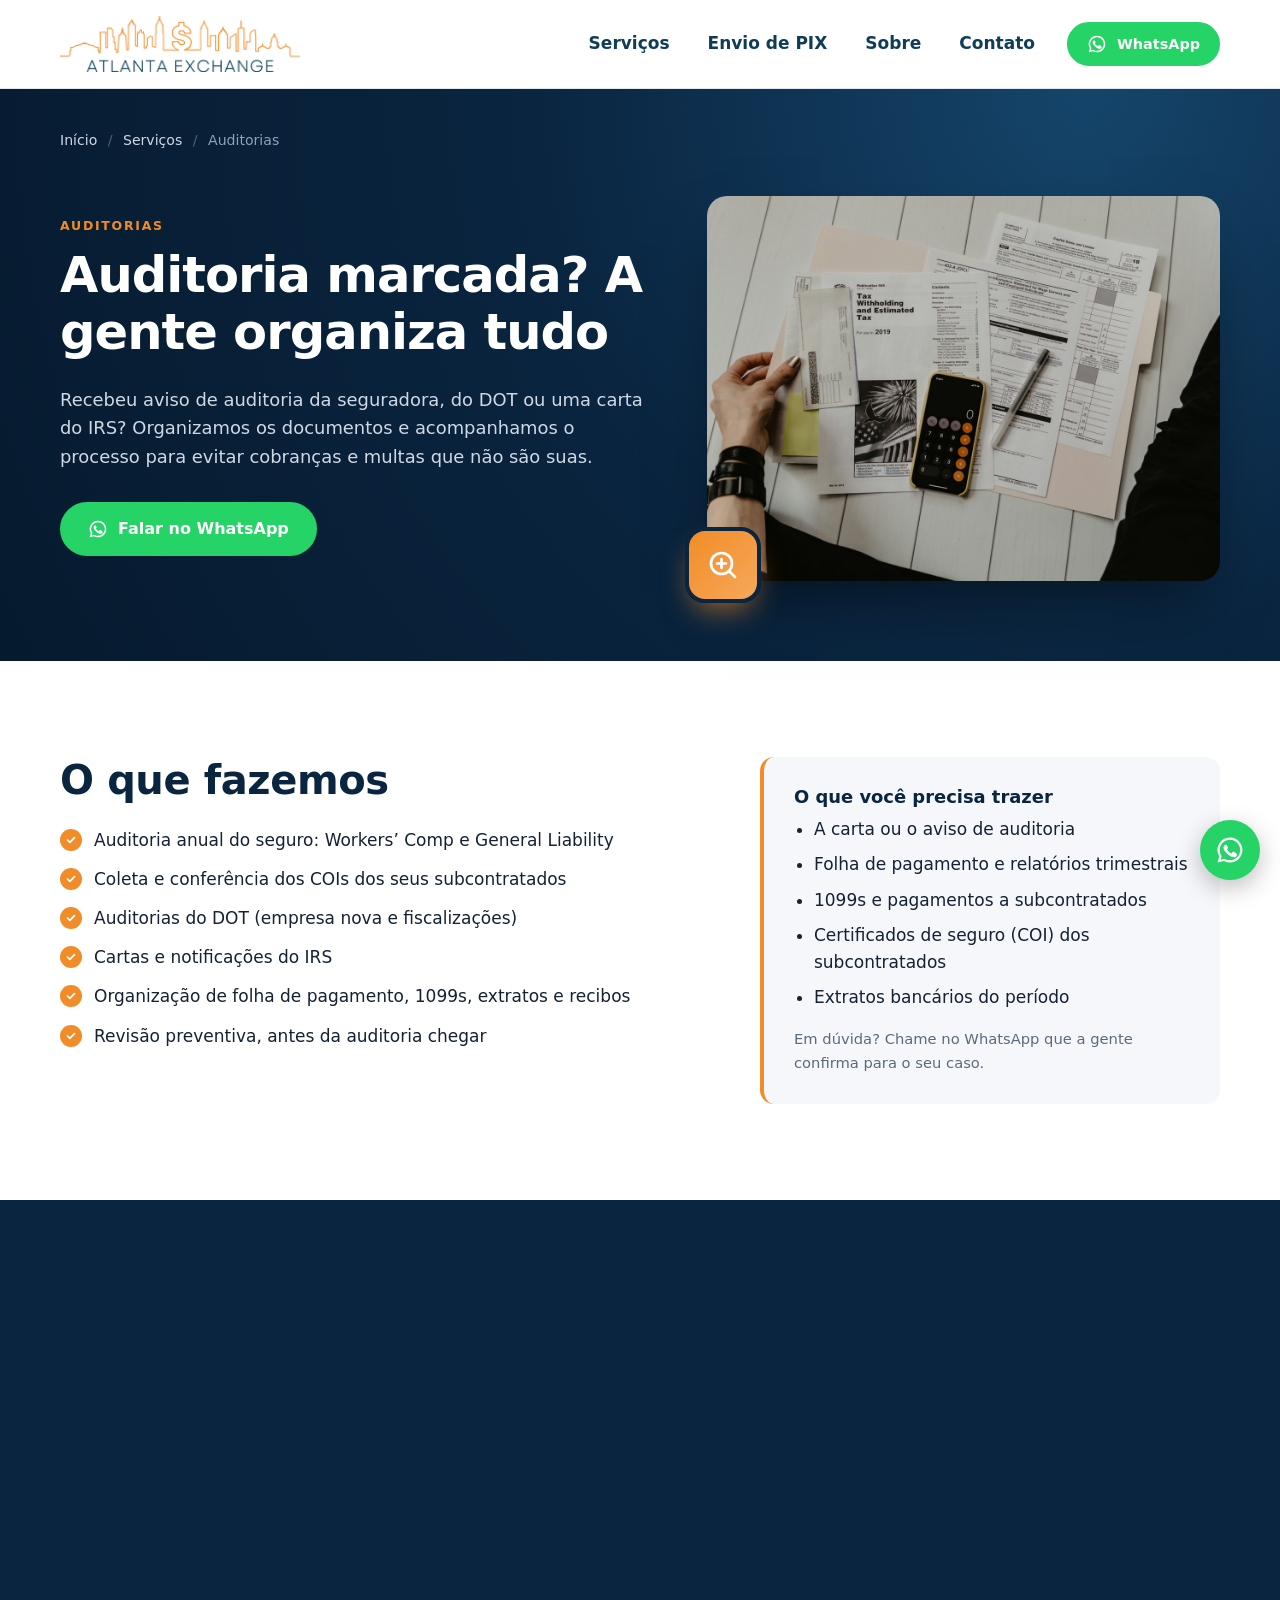
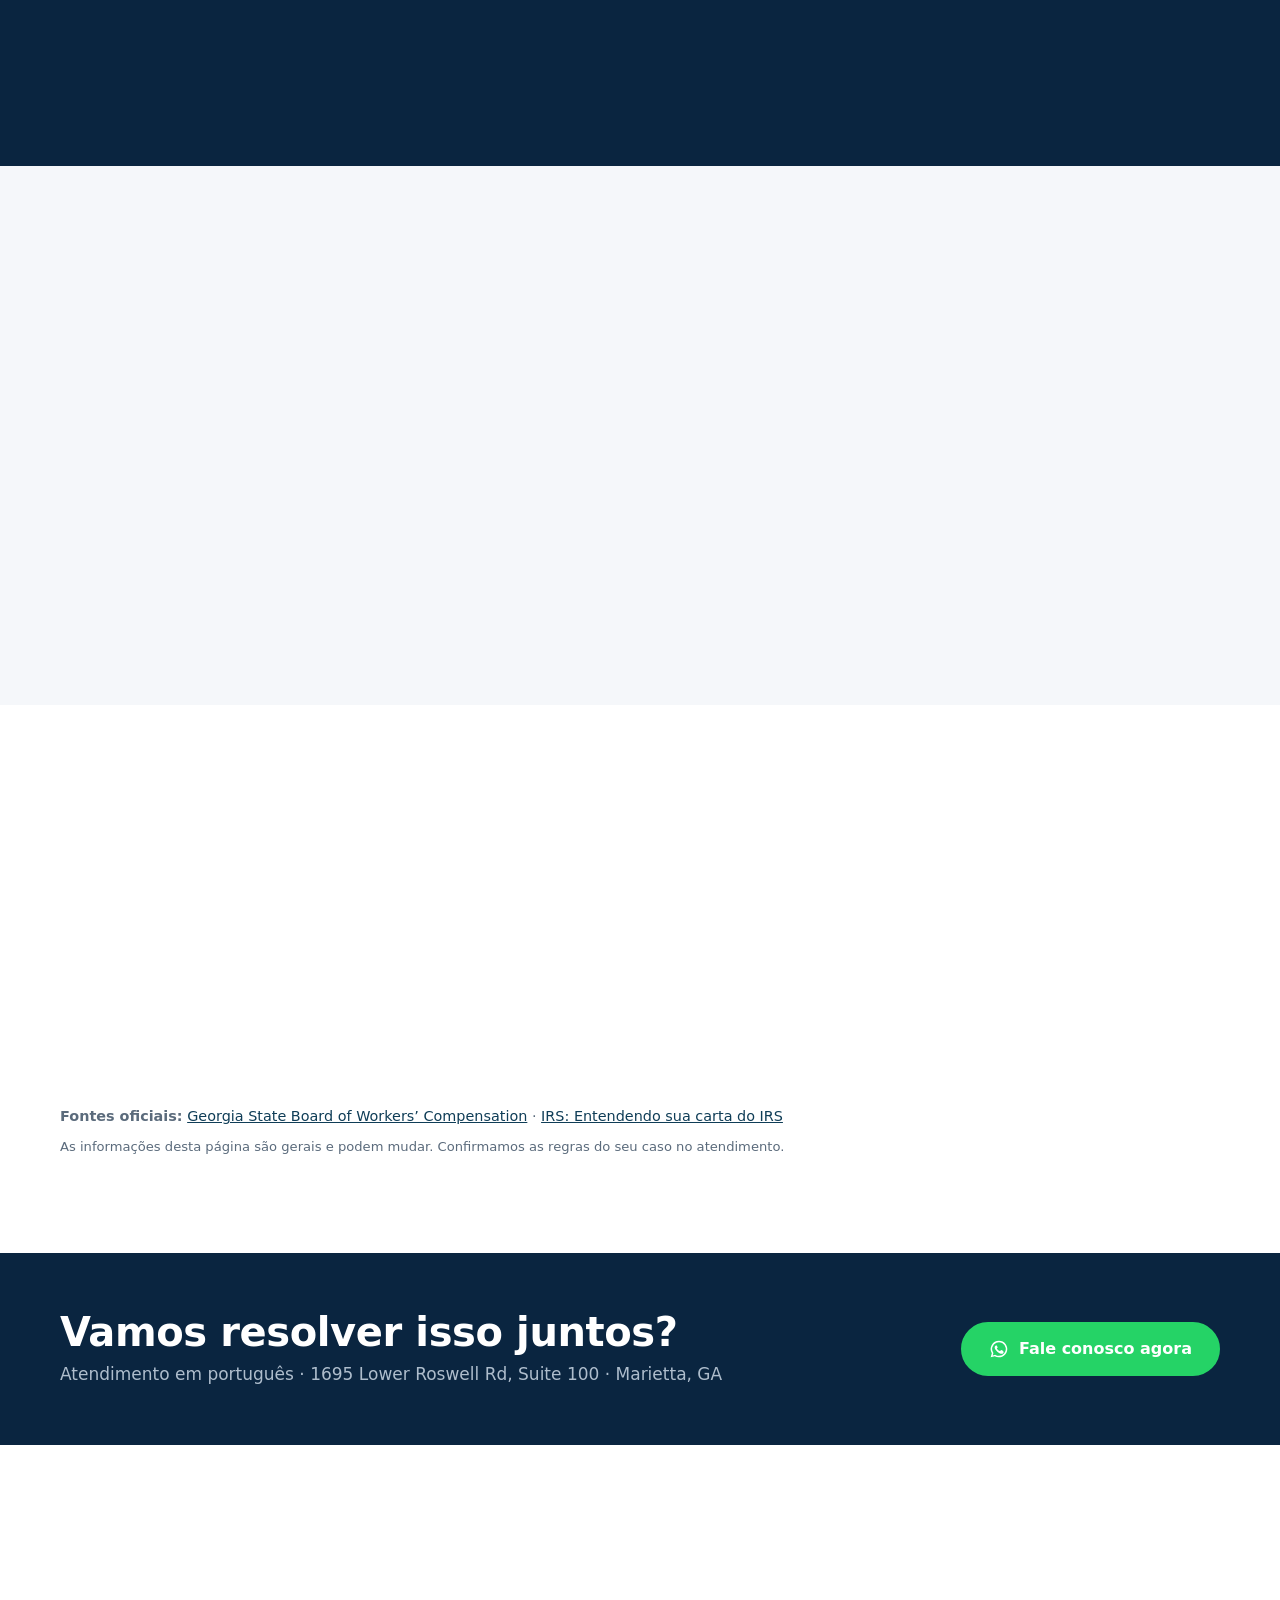
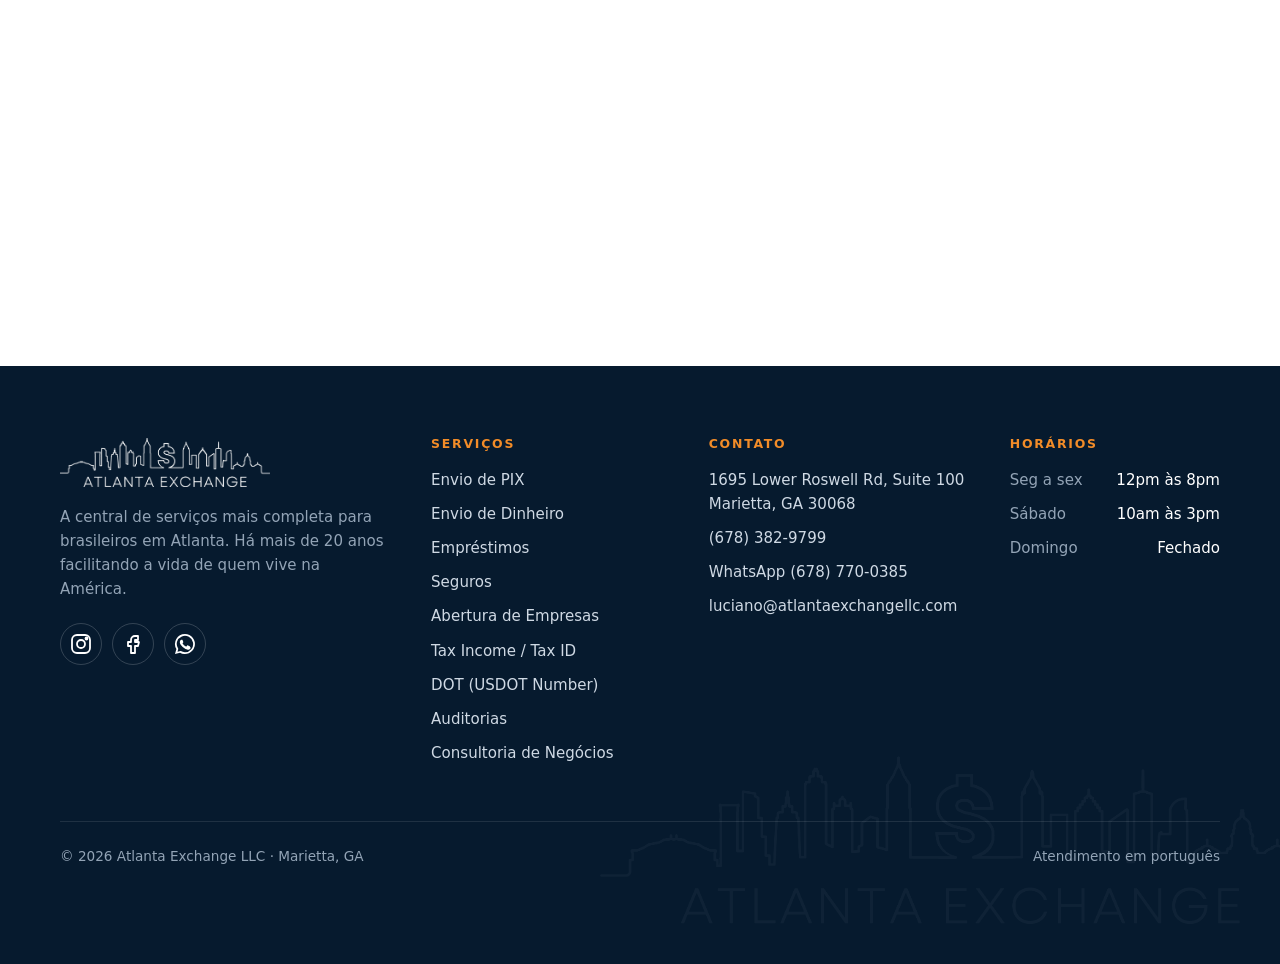
<file: site/servicos/auditorias.html>
<!doctype html>
<html lang="pt-BR">
<head>
  <meta charset="utf-8">
  <meta name="viewport" content="width=device-width, initial-scale=1">
  <meta http-equiv="Content-Security-Policy" content="default-src 'self'; script-src 'self'; style-src 'self' https://fonts.googleapis.com; font-src https://fonts.gstatic.com; img-src 'self' data:; connect-src https://economia.awesomeapi.com.br https://api.web3forms.com; frame-src https://www.google.com https://maps.google.com; object-src 'none'; base-uri 'self'; form-action 'none'; upgrade-insecure-requests">
  <meta name="referrer" content="strict-origin-when-cross-origin">
  <title>Auditoria de Seguro, DOT e IRS em Atlanta, GA | Atlanta Exchange</title>
  <meta name="description" content="Auditoria do seguro (Workers’ Comp e General Liability), do DOT ou carta do IRS? A gente organiza tudo. Atendimento em português em Marietta, GA.">
  <link rel="canonical" href="https://www.atlantaexchangellc.com/servicos/auditorias.html">
  <meta name="theme-color" content="#0a2540">
  <meta property="og:type" content="website">
  <meta property="og:site_name" content="Atlanta Exchange">
  <meta property="og:url" content="https://www.atlantaexchangellc.com/servicos/auditorias.html">
  <meta property="og:title" content="Auditoria de Seguro, DOT e IRS em Atlanta, GA | Atlanta Exchange">
  <meta property="og:description" content="Auditoria do seguro (Workers’ Comp e General Liability), do DOT ou carta do IRS? A gente organiza tudo. Atendimento em português em Marietta, GA.">
  <meta property="og:image" content="https://www.atlantaexchangellc.com/img/servicos/auditorias.jpg">
  <meta property="og:image:alt" content="Documentos fiscais e calculadora sobre a mesa">
  <meta property="og:locale" content="pt_BR">
  <meta name="twitter:card" content="summary_large_image">
  <link rel="icon" href="../img/favicon.svg" type="image/svg+xml">
  <link rel="apple-touch-icon" href="../img/apple-touch-icon.png">
  <link rel="preload" as="image" href="../img/servicos/auditorias.jpg">
  <link rel="preconnect" href="https://fonts.googleapis.com">
  <link rel="preconnect" href="https://fonts.gstatic.com" crossorigin>
  <link href="https://fonts.googleapis.com/css2?family=Montserrat:wght@600;700;800&family=DM+Sans:wght@400;500;700&display=swap" rel="stylesheet">
  <link rel="stylesheet" href="../styles.css">
  <script type="application/ld+json">[{"@context":"https://schema.org","@type":"Service","name":"Auditorias","description":"Auditoria do seguro (Workers’ Comp e General Liability), do DOT ou carta do IRS? A gente organiza tudo.","url":"https://www.atlantaexchangellc.com/servicos/auditorias.html","image":"https://www.atlantaexchangellc.com/img/servicos/auditorias.jpg","areaServed":[{"@type":"State","name":"Georgia"},{"@type":"City","name":"Atlanta"}],"availableLanguage":["pt-BR","en"],"provider":{"@type":"FinancialService","@id":"https://www.atlantaexchangellc.com/#empresa","name":"Atlanta Exchange LLC","telephone":"+1-678-382-9799"}},{"@context":"https://schema.org","@type":"BreadcrumbList","itemListElement":[{"@type":"ListItem","position":1,"name":"Início","item":"https://www.atlantaexchangellc.com/"},{"@type":"ListItem","position":2,"name":"Serviços","item":"https://www.atlantaexchangellc.com/#servicos"},{"@type":"ListItem","position":3,"name":"Auditorias","item":"https://www.atlantaexchangellc.com/servicos/auditorias.html"}]},{"@context":"https://schema.org","@type":"FAQPage","mainEntity":[{"@type":"Question","name":"Paguei subcontratados em dinheiro. Tem problema?","acceptedAnswer":{"@type":"Answer","text":"Sem comprovante e sem COI, a seguradora pode considerar esse valor como folha de pagamento sua. Ajudamos a organizar o que for possível."}},{"@type":"Question","name":"Posso me preparar antes?","acceptedAnswer":{"@type":"Answer","text":"Sim, e é o ideal: guardar COIs atualizados de cada subcontratado e registrar todos os pagamentos evita a maior parte das cobranças."}}]}]</script>
</head>
<body>

<header class="nav" id="top">
  <div class="quote" data-quote hidden>
    <div class="wrap quote__inner">
      <span class="quote__live" aria-hidden="true"></span>
      <span class="quote__pair">Dólar hoje <small>USD → BRL</small></span>
      <strong class="quote__value" data-quote-value>R$ ...</strong>
      <span class="quote__change" data-quote-change></span>
      <span class="quote__time" data-quote-time></span>
      <a class="quote__cta" href="https://wa.me/16787700385?text=Ol%C3%A1!%20Qual%20a%20cota%C3%A7%C3%A3o%20de%20hoje%20para%20envio%20de%20PIX%3F" target="_blank" rel="noopener">Ver nossa cotação para PIX →</a>
    </div>
  </div>
  <div class="wrap nav__inner">
    <a href="../" class="nav__logo" aria-label="Atlanta Exchange, início">
      <img src="../img/logo.png" alt="Atlanta Exchange" width="250" height="58">
    </a>
    <button class="nav__toggle" aria-label="Abrir menu" aria-expanded="false" aria-controls="menu">
      <span></span><span></span><span></span>
    </button>
    <nav id="menu" class="nav__menu">
      <a href="../#servicos">Serviços</a>
      <a href="../#remessa">Envio de PIX</a>
      <a href="../#sobre">Sobre</a>
      <a href="../#contato">Contato</a>
      <a href="https://wa.me/16787700385" class="btn btn--sm btn--wa" target="_blank" rel="noopener"><svg class="wa-ico" viewBox="0 0 24 24" aria-hidden="true"><path fill="currentColor" d="M12 2a10 10 0 0 0-8.6 15.1L2 22l5-1.3A10 10 0 1 0 12 2Zm0 18.2a8.2 8.2 0 0 1-4.2-1.1l-.3-.2-3 .8.8-2.9-.2-.3A8.2 8.2 0 1 1 12 20.2Zm4.5-6.1c-.2-.1-1.5-.7-1.7-.8-.2-.1-.4-.1-.6.1l-.8 1c-.1.2-.3.2-.5.1a6.7 6.7 0 0 1-3.3-2.9c-.2-.4.2-.4.7-1.3.1-.2 0-.3 0-.4l-.8-1.8c-.2-.5-.4-.4-.6-.4h-.5a1 1 0 0 0-.7.3 3 3 0 0 0-.9 2.2 5.2 5.2 0 0 0 1.1 2.8 11.9 11.9 0 0 0 4.6 4c1.7.7 2.3.8 3.2.7.5-.1 1.5-.6 1.7-1.2.2-.6.2-1.1.2-1.2-.1-.1-.3-.2-.5-.3Z"/></svg> WhatsApp</a>
    </nav>
  </div>
</header>

<main>
  <section class="page-hero">
    <div class="wrap">
      <nav class="crumbs" aria-label="Você está em"><a href="../">Início</a> <span>/</span> <a href="../#servicos">Serviços</a> <span>/</span> Auditorias</nav>
      <div class="page-hero__inner">
        <div>
          <p class="eyebrow">Auditorias</p>
          <h1>Auditoria marcada? A gente organiza tudo</h1>
          <p class="page-hero__lead">Recebeu aviso de auditoria da seguradora, do DOT ou uma carta do IRS? Organizamos os documentos e acompanhamos o processo para evitar cobranças e multas que não são suas.</p>
          <a href="https://wa.me/16787700385?text=Ol%C3%A1!%20Recebi%20um%20aviso%20de%20auditoria%20e%20preciso%20de%20ajuda." class="btn btn--wa" target="_blank" rel="noopener"><svg class="wa-ico" viewBox="0 0 24 24" aria-hidden="true"><path fill="currentColor" d="M12 2a10 10 0 0 0-8.6 15.1L2 22l5-1.3A10 10 0 1 0 12 2Zm0 18.2a8.2 8.2 0 0 1-4.2-1.1l-.3-.2-3 .8.8-2.9-.2-.3A8.2 8.2 0 1 1 12 20.2Zm4.5-6.1c-.2-.1-1.5-.7-1.7-.8-.2-.1-.4-.1-.6.1l-.8 1c-.1.2-.3.2-.5.1a6.7 6.7 0 0 1-3.3-2.9c-.2-.4.2-.4.7-1.3.1-.2 0-.3 0-.4l-.8-1.8c-.2-.5-.4-.4-.6-.4h-.5a1 1 0 0 0-.7.3 3 3 0 0 0-.9 2.2 5.2 5.2 0 0 0 1.1 2.8 11.9 11.9 0 0 0 4.6 4c1.7.7 2.3.8 3.2.7.5-.1 1.5-.6 1.7-1.2.2-.6.2-1.1.2-1.2-.1-.1-.3-.2-.5-.3Z"/></svg> Falar no WhatsApp</a>
        </div>
        <figure class="page-hero__photo">
          <img src="../img/servicos/auditorias.jpg" alt="Documentos fiscais e calculadora sobre a mesa" width="1200" height="900">
          <span class="page-hero__icon"><svg viewBox="0 0 24 24"><circle cx="11" cy="11" r="7"/><path d="m20 20-4-4M8 11h6M11 8v6"/></svg></span>
        </figure>
      </div>
    </div>
  </section>

  <section class="section">
    <div class="wrap detail">
      <div>
        <h2>O que fazemos</h2>
        <ul class="checks checks--light">
          <li>Auditoria anual do seguro: Workers’ Comp e General Liability</li>
          <li>Coleta e conferência dos COIs dos seus subcontratados</li>
          <li>Auditorias do DOT (empresa nova e fiscalizações)</li>
          <li>Cartas e notificações do IRS</li>
          <li>Organização de folha de pagamento, 1099s, extratos e recibos</li>
          <li>Revisão preventiva, antes da auditoria chegar</li>
        </ul>
      </div>
      <aside class="docs">
        <h3>O que você precisa trazer</h3>
        <ul>
          <li>A carta ou o aviso de auditoria</li>
          <li>Folha de pagamento e relatórios trimestrais</li>
          <li>1099s e pagamentos a subcontratados</li>
          <li>Certificados de seguro (COI) dos subcontratados</li>
          <li>Extratos bancários do período</li>
        </ul>
        <p class="docs__note">Em dúvida? Chame no WhatsApp que a gente confirma para o seu caso.</p>
      </aside>
    </div>
  </section>

  <section class="section section--dark">
    <div class="wrap">
      <div class="section__head"><p class="eyebrow">Prazos e regras importantes</p><h2>O que a lei exige</h2></div>
      <div class="rules rules--3">
        <div class="rule"><h3>Por que a seguradora audita?</h3><p>O valor do seguro é cobrado por uma estimativa. No fim da apólice, a seguradora confere a folha de pagamento real e ajusta o valor, para mais ou para menos.</p></div>
        <div class="rule"><h3>O erro mais caro</h3><p>Pagamentos a subcontratados sem certificado de seguro (COI) válido costumam ser tratados como se fossem seus funcionários. Resultado: cobrança extra de Workers’ Comp e General Liability.</p></div>
        <div class="rule"><h3>Prazo conta</h3><p>Auditorias e cartas do IRS têm prazo para resposta. Não responder pode virar cobrança automática.</p></div>
      </div>
    </div>
  </section>

  <section class="section section--tint">
    <div class="wrap">
      <div class="section__head"><p class="eyebrow">Como funciona</p><h2>Simples, em 3 passos</h2></div>
      <ol class="steps">
        <li><h3>Traga o aviso</h3><p>Analisamos o que está sendo pedido e o prazo.</p></li>
        <li><h3>Organizamos</h3><p>Separamos e conferimos toda a documentação.</p></li>
        <li><h3>Acompanhamos</h3><p>Respondemos junto com você até o fim.</p></li>
      </ol>
    </div>
  </section>

  <section class="section">
    <div class="wrap faq">
      <div class="section__head"><p class="eyebrow">Dúvidas frequentes</p><h2>Perguntas sobre Auditorias</h2></div>
      <details><summary>Paguei subcontratados em dinheiro. Tem problema?</summary><p>Sem comprovante e sem COI, a seguradora pode considerar esse valor como folha de pagamento sua. Ajudamos a organizar o que for possível.</p></details>
      <details><summary>Posso me preparar antes?</summary><p>Sim, e é o ideal: guardar COIs atualizados de cada subcontratado e registrar todos os pagamentos evita a maior parte das cobranças.</p></details>
      <p class="sources"><strong>Fontes oficiais:</strong> <a href="https://sbwc.georgia.gov/" target="_blank" rel="noopener">Georgia State Board of Workers’ Compensation</a> · <a href="https://www.irs.gov/individuals/understanding-your-irs-notice-or-letter" target="_blank" rel="noopener">IRS: Entendendo sua carta do IRS</a></p>
      <p class="disclaimer">As informações desta página são gerais e podem mudar. Confirmamos as regras do seu caso no atendimento.</p>
    </div>
  </section>

  <section class="cta-band">
    <div class="wrap cta-band__inner">
      <div>
        <h2>Vamos resolver isso juntos?</h2>
        <p>Atendimento em português · 1695 Lower Roswell Rd, Suite 100 · Marietta, GA</p>
      </div>
      <a href="https://wa.me/16787700385?text=Ol%C3%A1!%20Recebi%20um%20aviso%20de%20auditoria%20e%20preciso%20de%20ajuda." class="btn btn--wa" target="_blank" rel="noopener"><svg class="wa-ico" viewBox="0 0 24 24" aria-hidden="true"><path fill="currentColor" d="M12 2a10 10 0 0 0-8.6 15.1L2 22l5-1.3A10 10 0 1 0 12 2Zm0 18.2a8.2 8.2 0 0 1-4.2-1.1l-.3-.2-3 .8.8-2.9-.2-.3A8.2 8.2 0 1 1 12 20.2Zm4.5-6.1c-.2-.1-1.5-.7-1.7-.8-.2-.1-.4-.1-.6.1l-.8 1c-.1.2-.3.2-.5.1a6.7 6.7 0 0 1-3.3-2.9c-.2-.4.2-.4.7-1.3.1-.2 0-.3 0-.4l-.8-1.8c-.2-.5-.4-.4-.6-.4h-.5a1 1 0 0 0-.7.3 3 3 0 0 0-.9 2.2 5.2 5.2 0 0 0 1.1 2.8 11.9 11.9 0 0 0 4.6 4c1.7.7 2.3.8 3.2.7.5-.1 1.5-.6 1.7-1.2.2-.6.2-1.1.2-1.2-.1-.1-.3-.2-.5-.3Z"/></svg> Fale conosco agora</a>
    </div>
  </section>

  <section class="section">
    <div class="wrap">
      <div class="section__head"><p class="eyebrow">Outros serviços</p><h2>Tudo em um só lugar</h2></div>
      <div class="others">
        <a href="envio-de-pix.html"><span class="card__icon"><svg viewBox="0 0 24 24"><rect x="2" y="6" width="20" height="12" rx="2"/><path d="M14.5 9.5h-3.2a1.5 1.5 0 0 0 0 3h1.4a1.5 1.5 0 0 1 0 3H9.5M12 8v1.5M12 15.5V17M5.5 9v.01M18.5 15v.01"/></svg></span>Envio de PIX</a>
        <a href="envio-de-dinheiro.html"><span class="card__icon"><svg viewBox="0 0 24 24"><circle cx="12" cy="12" r="9"/><path d="M3 12h18M12 3a14 14 0 0 1 0 18M12 3a14 14 0 0 0 0 18"/></svg></span>Envio de Dinheiro</a>
        <a href="emprestimos.html"><span class="card__icon"><svg viewBox="0 0 24 24"><rect x="3" y="6" width="18" height="13" rx="2"/><path d="M3 10h18M7 15h4"/></svg></span>Empréstimos</a>
        <a href="seguros.html"><span class="card__icon"><svg viewBox="0 0 24 24"><path d="M12 3 4 6v6c0 4.5 3.4 8.3 8 9 4.6-.7 8-4.5 8-9V6l-8-3Z"/><path d="m9 12 2 2 4-4"/></svg></span>Seguros</a>
        <a href="abertura-de-empresas.html"><span class="card__icon"><svg viewBox="0 0 24 24"><path d="M4 21V8l8-5 8 5v13"/><path d="M9 21v-6h6v6M4 21h16"/></svg></span>Abertura de Empresas</a>
        <a href="tax-income-tax-id.html"><span class="card__icon"><svg viewBox="0 0 24 24"><path d="M7 3h7l5 5v13H7z"/><path d="M14 3v5h5M10 13h6M10 17h6"/></svg></span>Tax Income / Tax ID</a>
        <a href="dot-usdot.html"><span class="card__icon"><svg viewBox="0 0 24 24"><path d="M2 7h11v9H2zM13 10h4l3 3v3h-7"/><circle cx="6" cy="17.5" r="1.8"/><circle cx="17" cy="17.5" r="1.8"/></svg></span>DOT (USDOT Number)</a>
        <a href="consultoria-de-negocios.html"><span class="card__icon"><svg viewBox="0 0 24 24"><path d="M4 19V9M10 19V5M16 19v-7M22 19H2"/></svg></span>Consultoria de Negócios</a>
      </div>
    </div>
  </section>
</main>

<footer class="footer">
  <div class="footer__skyline" aria-hidden="true"></div>
  <div class="wrap footer__grid">
    <div class="footer__brand">
      <img src="../img/logo-white.png" alt="Atlanta Exchange" width="230" height="54" loading="lazy">
      <p>A central de serviços mais completa para brasileiros em Atlanta. Há mais de 20 anos facilitando a vida de quem vive na América.</p>
      <nav class="footer__social" aria-label="Redes sociais">
      <a href="https://www.instagram.com/atlantaexchangellc" target="_blank" rel="noopener" aria-label="Instagram">
        <svg viewBox="0 0 24 24"><rect x="3" y="3" width="18" height="18" rx="5"/><circle cx="12" cy="12" r="4"/><circle cx="17.5" cy="6.5" r="1" fill="currentColor"/></svg>
      </a>
      <a href="https://www.facebook.com/atlantaexchangellc" target="_blank" rel="noopener" aria-label="Facebook">
        <svg viewBox="0 0 24 24"><path d="M14 8h3V4h-3a4 4 0 0 0-4 4v2H7v4h3v7h4v-7h3l1-4h-4V8Z"/></svg>
      </a>
      <a href="https://wa.me/16787700385" target="_blank" rel="noopener" aria-label="WhatsApp">
        <svg class="wa-ico" viewBox="0 0 24 24" aria-hidden="true"><path fill="currentColor" d="M12 2a10 10 0 0 0-8.6 15.1L2 22l5-1.3A10 10 0 1 0 12 2Zm0 18.2a8.2 8.2 0 0 1-4.2-1.1l-.3-.2-3 .8.8-2.9-.2-.3A8.2 8.2 0 1 1 12 20.2Zm4.5-6.1c-.2-.1-1.5-.7-1.7-.8-.2-.1-.4-.1-.6.1l-.8 1c-.1.2-.3.2-.5.1a6.7 6.7 0 0 1-3.3-2.9c-.2-.4.2-.4.7-1.3.1-.2 0-.3 0-.4l-.8-1.8c-.2-.5-.4-.4-.6-.4h-.5a1 1 0 0 0-.7.3 3 3 0 0 0-.9 2.2 5.2 5.2 0 0 0 1.1 2.8 11.9 11.9 0 0 0 4.6 4c1.7.7 2.3.8 3.2.7.5-.1 1.5-.6 1.7-1.2.2-.6.2-1.1.2-1.2-.1-.1-.3-.2-.5-.3Z"/></svg>
      </a>
    </nav>
    </div>
    <nav class="footer__col" aria-label="Serviços">
      <h2>Serviços</h2>
      <ul>
<!-- RODAPE-SERVICOS:INICIO -->
        <li><a href="../servicos/envio-de-pix.html">Envio de PIX</a></li>
        <li><a href="../servicos/envio-de-dinheiro.html">Envio de Dinheiro</a></li>
        <li><a href="../servicos/emprestimos.html">Empréstimos</a></li>
        <li><a href="../servicos/seguros.html">Seguros</a></li>
        <li><a href="../servicos/abertura-de-empresas.html">Abertura de Empresas</a></li>
        <li><a href="../servicos/tax-income-tax-id.html">Tax Income / Tax ID</a></li>
        <li><a href="../servicos/dot-usdot.html">DOT (USDOT Number)</a></li>
        <li><a href="../servicos/auditorias.html">Auditorias</a></li>
        <li><a href="../servicos/consultoria-de-negocios.html">Consultoria de Negócios</a></li>
<!-- RODAPE-SERVICOS:FIM -->
      </ul>
    </nav>
    <div class="footer__col">
      <h2>Contato</h2>
      <ul>
        <li><a href="https://maps.google.com/?q=1695+Lower+Roswell+Rd+Suite+100,+Marietta,+GA+30068" target="_blank" rel="noopener">1695 Lower Roswell Rd, Suite 100<br>Marietta, GA 30068</a></li>
        <li><a href="tel:+16783829799">(678) 382-9799</a></li>
        <li><a href="https://wa.me/16787700385" target="_blank" rel="noopener">WhatsApp (678) 770-0385</a></li>
        <li><a href="mailto:luciano@atlantaexchangellc.com">luciano@atlantaexchangellc.com</a></li>
      </ul>
    </div>
    <div class="footer__col">
      <h2>Horários</h2>
      <ul class="footer__hours">
        <li><span>Seg a sex</span> 12pm às 8pm</li>
        <li><span>Sábado</span> 10am às 3pm</li>
        <li><span>Domingo</span> Fechado</li>
      </ul>
    </div>
  </div>
  <div class="wrap footer__bottom">
    <p>© <span id="year">2026</span> Atlanta Exchange LLC · Marietta, GA</p>
    <p>Atendimento em português</p>
  </div>
</footer>

<a href="https://wa.me/16787700385" class="wa-float" target="_blank" rel="noopener" aria-label="Falar no WhatsApp">
  <svg viewBox="0 0 24 24" width="30" height="30" aria-hidden="true"><path fill="currentColor" d="M12 2a10 10 0 0 0-8.6 15.1L2 22l5-1.3A10 10 0 1 0 12 2Zm0 18.2a8.2 8.2 0 0 1-4.2-1.1l-.3-.2-3 .8.8-2.9-.2-.3A8.2 8.2 0 1 1 12 20.2Zm4.5-6.1c-.2-.1-1.5-.7-1.7-.8-.2-.1-.4-.1-.6.1l-.8 1c-.1.2-.3.2-.5.1a6.7 6.7 0 0 1-3.3-2.9c-.2-.4.2-.4.7-1.3.1-.2 0-.3 0-.4l-.8-1.8c-.2-.5-.4-.4-.6-.4h-.5a1 1 0 0 0-.7.3 3 3 0 0 0-.9 2.2 5.2 5.2 0 0 0 1.1 2.8 11.9 11.9 0 0 0 4.6 4c1.7.7 2.3.8 3.2.7.5-.1 1.5-.6 1.7-1.2.2-.6.2-1.1.2-1.2-.1-.1-.3-.2-.5-.3Z"/></svg>
</a>

<script src="../script.js"></script>
</body>
</html>
</file>
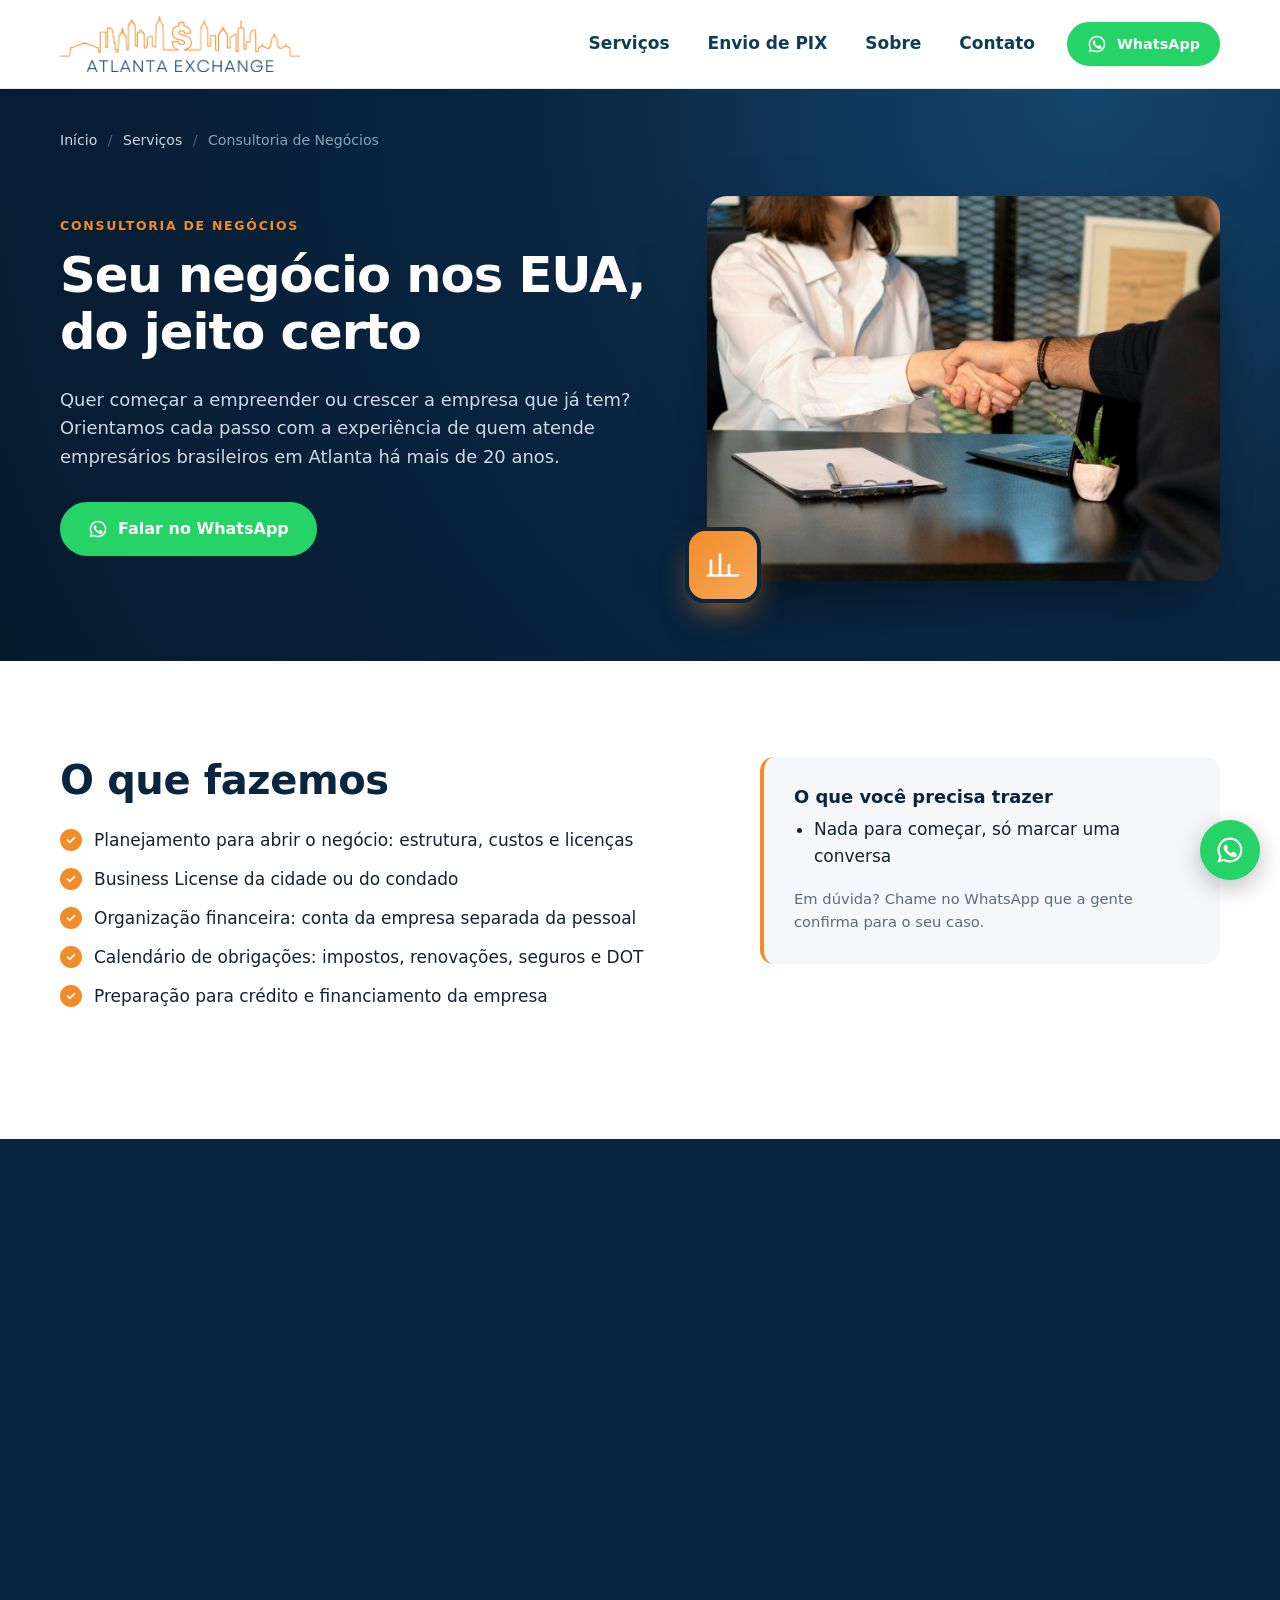
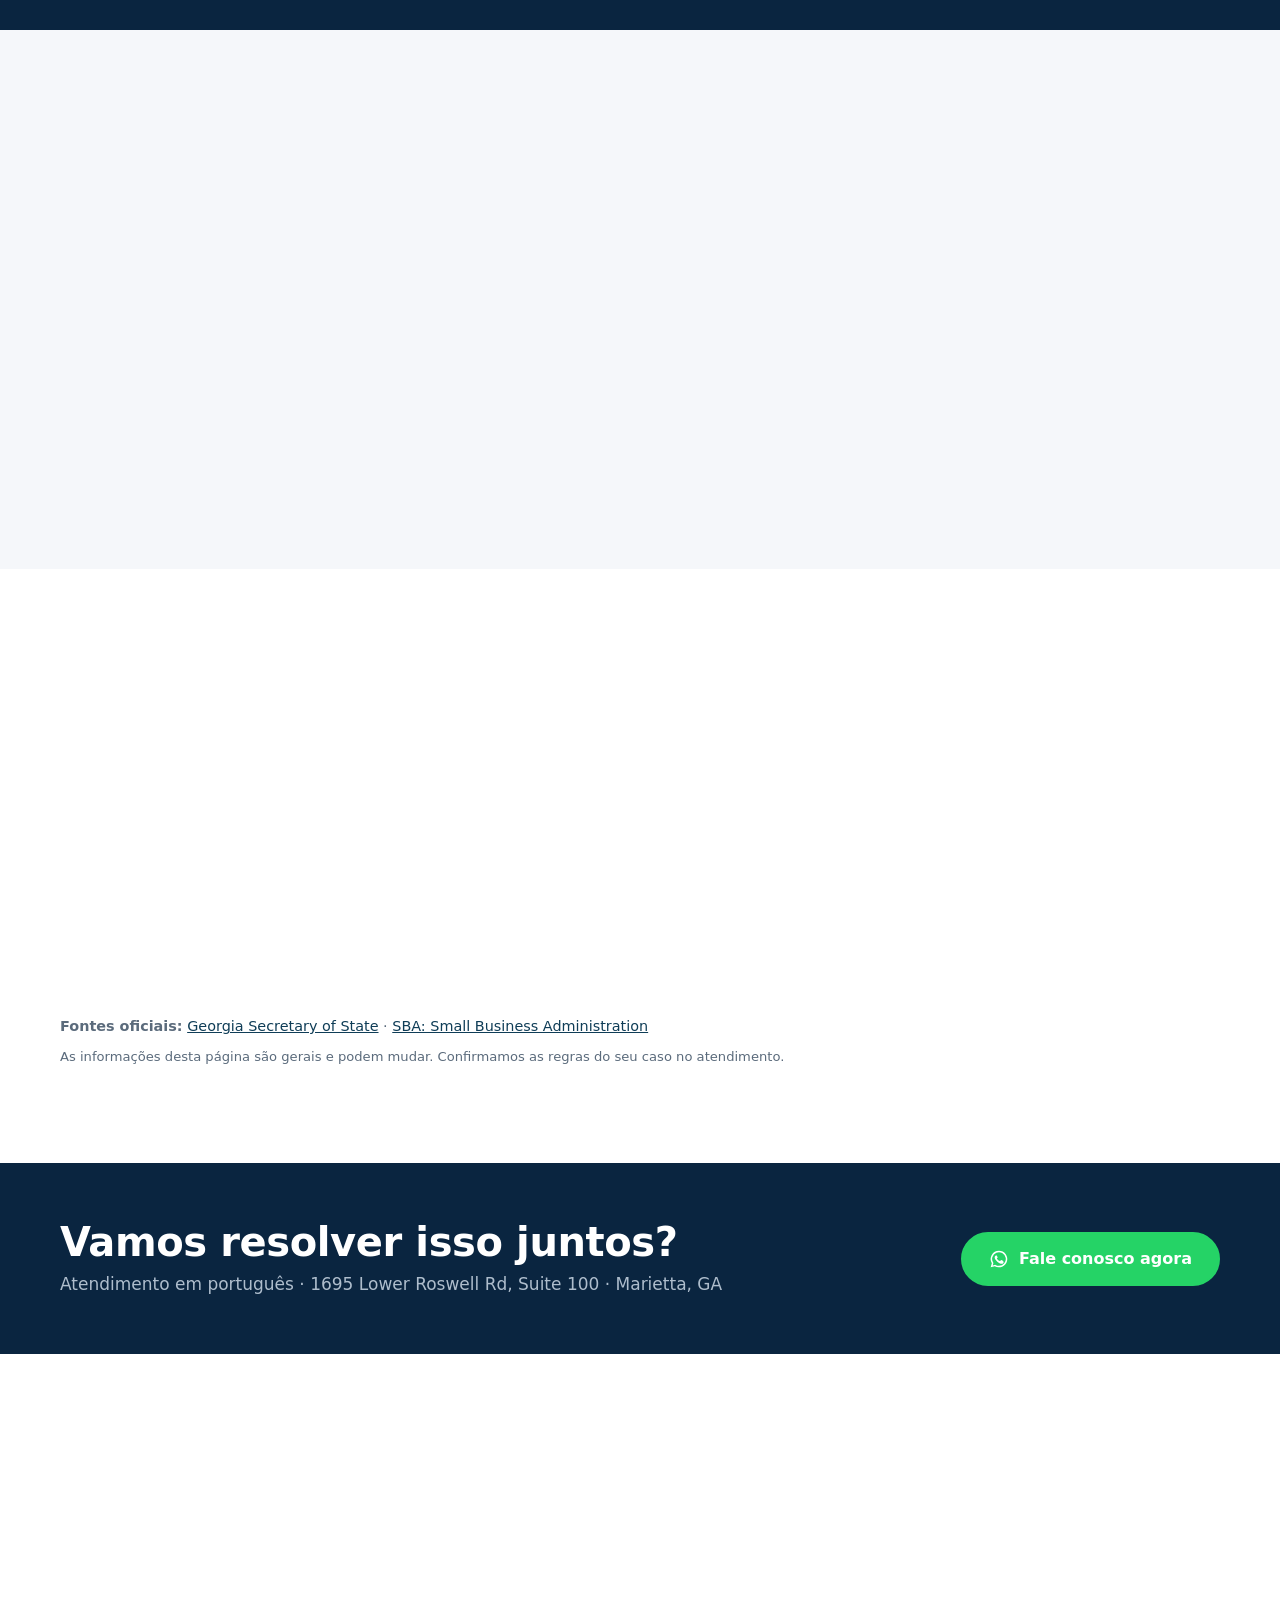
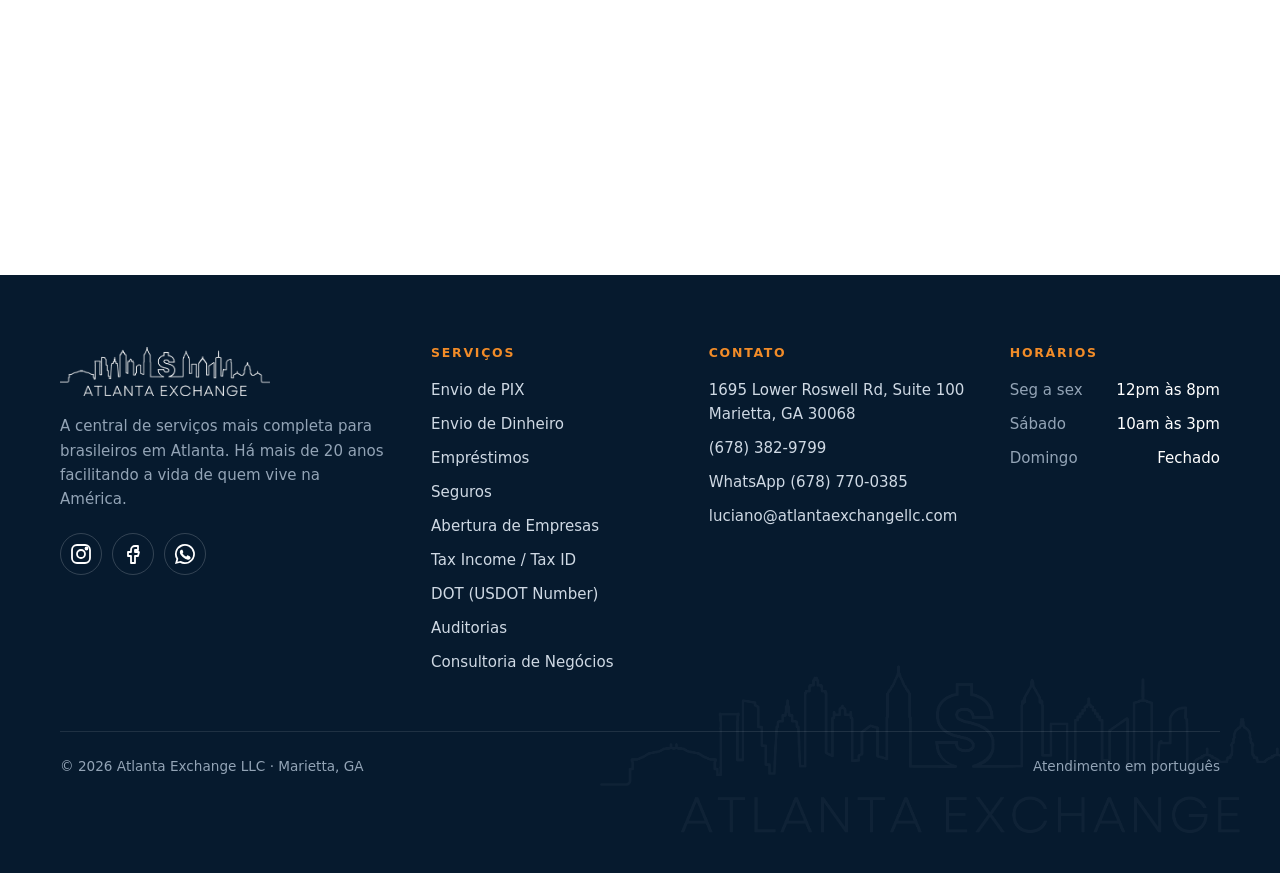
<file: site/servicos/consultoria-de-negocios.html>
<!doctype html>
<html lang="pt-BR">
<head>
  <meta charset="utf-8">
  <meta name="viewport" content="width=device-width, initial-scale=1">
  <meta http-equiv="Content-Security-Policy" content="default-src 'self'; script-src 'self'; style-src 'self' https://fonts.googleapis.com; font-src https://fonts.gstatic.com; img-src 'self' data:; connect-src https://economia.awesomeapi.com.br https://api.web3forms.com; frame-src https://www.google.com https://maps.google.com; object-src 'none'; base-uri 'self'; form-action 'none'; upgrade-insecure-requests">
  <meta name="referrer" content="strict-origin-when-cross-origin">
  <title>Consultoria de Negócios para Brasileiros em Atlanta | Atlanta Exchange</title>
  <meta name="description" content="Orientação para quem quer empreender ou crescer o negócio nos Estados Unidos, do jeito certo. Atendimento em português em Marietta, GA.">
  <link rel="canonical" href="https://www.atlantaexchangellc.com/servicos/consultoria-de-negocios.html">
  <meta name="theme-color" content="#0a2540">
  <meta property="og:type" content="website">
  <meta property="og:site_name" content="Atlanta Exchange">
  <meta property="og:url" content="https://www.atlantaexchangellc.com/servicos/consultoria-de-negocios.html">
  <meta property="og:title" content="Consultoria de Negócios para Brasileiros em Atlanta | Atlanta Exchange">
  <meta property="og:description" content="Orientação para quem quer empreender ou crescer o negócio nos Estados Unidos, do jeito certo. Atendimento em português em Marietta, GA.">
  <meta property="og:image" content="https://www.atlantaexchangellc.com/img/servicos/consultoria-de-negocios.jpg">
  <meta property="og:image:alt" content="Aperto de mãos em reunião de negócios">
  <meta property="og:locale" content="pt_BR">
  <meta name="twitter:card" content="summary_large_image">
  <link rel="icon" href="../img/favicon.svg" type="image/svg+xml">
  <link rel="apple-touch-icon" href="../img/apple-touch-icon.png">
  <link rel="preload" as="image" href="../img/servicos/consultoria-de-negocios.jpg">
  <link rel="preconnect" href="https://fonts.googleapis.com">
  <link rel="preconnect" href="https://fonts.gstatic.com" crossorigin>
  <link href="https://fonts.googleapis.com/css2?family=Montserrat:wght@600;700;800&family=DM+Sans:wght@400;500;700&display=swap" rel="stylesheet">
  <link rel="stylesheet" href="../styles.css">
  <script type="application/ld+json">[{"@context":"https://schema.org","@type":"Service","name":"Consultoria de Negócios","description":"Orientação para quem quer empreender ou crescer o negócio nos Estados Unidos, do jeito certo.","url":"https://www.atlantaexchangellc.com/servicos/consultoria-de-negocios.html","image":"https://www.atlantaexchangellc.com/img/servicos/consultoria-de-negocios.jpg","areaServed":[{"@type":"State","name":"Georgia"},{"@type":"City","name":"Atlanta"}],"availableLanguage":["pt-BR","en"],"provider":{"@type":"FinancialService","@id":"https://www.atlantaexchangellc.com/#empresa","name":"Atlanta Exchange LLC","telephone":"+1-678-382-9799"}},{"@context":"https://schema.org","@type":"BreadcrumbList","itemListElement":[{"@type":"ListItem","position":1,"name":"Início","item":"https://www.atlantaexchangellc.com/"},{"@type":"ListItem","position":2,"name":"Serviços","item":"https://www.atlantaexchangellc.com/#servicos"},{"@type":"ListItem","position":3,"name":"Consultoria de Negócios","item":"https://www.atlantaexchangellc.com/servicos/consultoria-de-negocios.html"}]},{"@context":"https://schema.org","@type":"FAQPage","mainEntity":[{"@type":"Question","name":"Atendem empresas de qualquer área?","acceptedAnswer":{"@type":"Answer","text":"Sim, com bastante experiência em construção, serviços e pequenos negócios."}},{"@type":"Question","name":"Já tenho empresa. Vale a pena?","acceptedAnswer":{"@type":"Answer","text":"Sim. Muitos clientes chegam com a empresa aberta, mas com renovações, impostos ou seguros atrasados. Colocamos tudo em dia."}}]}]</script>
</head>
<body>

<header class="nav" id="top">
  <div class="quote" data-quote hidden>
    <div class="wrap quote__inner">
      <span class="quote__live" aria-hidden="true"></span>
      <span class="quote__pair">Dólar hoje <small>USD → BRL</small></span>
      <strong class="quote__value" data-quote-value>R$ ...</strong>
      <span class="quote__change" data-quote-change></span>
      <span class="quote__time" data-quote-time></span>
      <a class="quote__cta" href="https://wa.me/16787700385?text=Ol%C3%A1!%20Qual%20a%20cota%C3%A7%C3%A3o%20de%20hoje%20para%20envio%20de%20PIX%3F" target="_blank" rel="noopener">Ver nossa cotação para PIX →</a>
    </div>
  </div>
  <div class="wrap nav__inner">
    <a href="../" class="nav__logo" aria-label="Atlanta Exchange, início">
      <img src="../img/logo.png" alt="Atlanta Exchange" width="250" height="58">
    </a>
    <button class="nav__toggle" aria-label="Abrir menu" aria-expanded="false" aria-controls="menu">
      <span></span><span></span><span></span>
    </button>
    <nav id="menu" class="nav__menu">
      <a href="../#servicos">Serviços</a>
      <a href="../#remessa">Envio de PIX</a>
      <a href="../#sobre">Sobre</a>
      <a href="../#contato">Contato</a>
      <a href="https://wa.me/16787700385" class="btn btn--sm btn--wa" target="_blank" rel="noopener"><svg class="wa-ico" viewBox="0 0 24 24" aria-hidden="true"><path fill="currentColor" d="M12 2a10 10 0 0 0-8.6 15.1L2 22l5-1.3A10 10 0 1 0 12 2Zm0 18.2a8.2 8.2 0 0 1-4.2-1.1l-.3-.2-3 .8.8-2.9-.2-.3A8.2 8.2 0 1 1 12 20.2Zm4.5-6.1c-.2-.1-1.5-.7-1.7-.8-.2-.1-.4-.1-.6.1l-.8 1c-.1.2-.3.2-.5.1a6.7 6.7 0 0 1-3.3-2.9c-.2-.4.2-.4.7-1.3.1-.2 0-.3 0-.4l-.8-1.8c-.2-.5-.4-.4-.6-.4h-.5a1 1 0 0 0-.7.3 3 3 0 0 0-.9 2.2 5.2 5.2 0 0 0 1.1 2.8 11.9 11.9 0 0 0 4.6 4c1.7.7 2.3.8 3.2.7.5-.1 1.5-.6 1.7-1.2.2-.6.2-1.1.2-1.2-.1-.1-.3-.2-.5-.3Z"/></svg> WhatsApp</a>
    </nav>
  </div>
</header>

<main>
  <section class="page-hero">
    <div class="wrap">
      <nav class="crumbs" aria-label="Você está em"><a href="../">Início</a> <span>/</span> <a href="../#servicos">Serviços</a> <span>/</span> Consultoria de Negócios</nav>
      <div class="page-hero__inner">
        <div>
          <p class="eyebrow">Consultoria de Negócios</p>
          <h1>Seu negócio nos EUA, do jeito certo</h1>
          <p class="page-hero__lead">Quer começar a empreender ou crescer a empresa que já tem? Orientamos cada passo com a experiência de quem atende empresários brasileiros em Atlanta há mais de 20 anos.</p>
          <a href="https://wa.me/16787700385?text=Ol%C3%A1!%20Gostaria%20de%20uma%20consultoria%20para%20o%20meu%20neg%C3%B3cio." class="btn btn--wa" target="_blank" rel="noopener"><svg class="wa-ico" viewBox="0 0 24 24" aria-hidden="true"><path fill="currentColor" d="M12 2a10 10 0 0 0-8.6 15.1L2 22l5-1.3A10 10 0 1 0 12 2Zm0 18.2a8.2 8.2 0 0 1-4.2-1.1l-.3-.2-3 .8.8-2.9-.2-.3A8.2 8.2 0 1 1 12 20.2Zm4.5-6.1c-.2-.1-1.5-.7-1.7-.8-.2-.1-.4-.1-.6.1l-.8 1c-.1.2-.3.2-.5.1a6.7 6.7 0 0 1-3.3-2.9c-.2-.4.2-.4.7-1.3.1-.2 0-.3 0-.4l-.8-1.8c-.2-.5-.4-.4-.6-.4h-.5a1 1 0 0 0-.7.3 3 3 0 0 0-.9 2.2 5.2 5.2 0 0 0 1.1 2.8 11.9 11.9 0 0 0 4.6 4c1.7.7 2.3.8 3.2.7.5-.1 1.5-.6 1.7-1.2.2-.6.2-1.1.2-1.2-.1-.1-.3-.2-.5-.3Z"/></svg> Falar no WhatsApp</a>
        </div>
        <figure class="page-hero__photo">
          <img src="../img/servicos/consultoria-de-negocios.jpg" alt="Aperto de mãos em reunião de negócios" width="1200" height="900">
          <span class="page-hero__icon"><svg viewBox="0 0 24 24"><path d="M4 19V9M10 19V5M16 19v-7M22 19H2"/></svg></span>
        </figure>
      </div>
    </div>
  </section>

  <section class="section">
    <div class="wrap detail">
      <div>
        <h2>O que fazemos</h2>
        <ul class="checks checks--light">
          <li>Planejamento para abrir o negócio: estrutura, custos e licenças</li>
          <li>Business License da cidade ou do condado</li>
          <li>Organização financeira: conta da empresa separada da pessoal</li>
          <li>Calendário de obrigações: impostos, renovações, seguros e DOT</li>
          <li>Preparação para crédito e financiamento da empresa</li>
        </ul>
      </div>
      <aside class="docs">
        <h3>O que você precisa trazer</h3>
        <ul>
          <li>Nada para começar, só marcar uma conversa</li>
        </ul>
        <p class="docs__note">Em dúvida? Chame no WhatsApp que a gente confirma para o seu caso.</p>
      </aside>
    </div>
  </section>

  <section class="section section--dark">
    <div class="wrap">
      <div class="section__head"><p class="eyebrow">Prazos e regras importantes</p><h2>O que a lei exige</h2></div>
      <div class="rules rules--2">
        <div class="rule"><h3>Business License</h3><p>Além da LLC no estado, a maioria das cidades e condados da Geórgia exige uma Business License (licença de funcionamento) renovada todo ano.</p></div>
        <div class="rule"><h3>Separe as contas</h3><p>Misturar dinheiro pessoal e da empresa dificulta a declaração de imposto e as auditorias, e pode enfraquecer a proteção da LLC.</p></div>
      </div>
    </div>
  </section>

  <section class="section section--tint">
    <div class="wrap">
      <div class="section__head"><p class="eyebrow">Como funciona</p><h2>Simples, em 3 passos</h2></div>
      <ol class="steps">
        <li><h3>Conversa inicial</h3><p>Entendemos o seu momento e os seus objetivos.</p></li>
        <li><h3>Plano</h3><p>Montamos os próximos passos e o calendário de obrigações.</p></li>
        <li><h3>Execução</h3><p>Cuidamos da burocracia para você focar no trabalho.</p></li>
      </ol>
    </div>
  </section>

  <section class="section">
    <div class="wrap faq">
      <div class="section__head"><p class="eyebrow">Dúvidas frequentes</p><h2>Perguntas sobre Consultoria de Negócios</h2></div>
      <details><summary>Atendem empresas de qualquer área?</summary><p>Sim, com bastante experiência em construção, serviços e pequenos negócios.</p></details>
      <details><summary>Já tenho empresa. Vale a pena?</summary><p>Sim. Muitos clientes chegam com a empresa aberta, mas com renovações, impostos ou seguros atrasados. Colocamos tudo em dia.</p></details>
      <p class="sources"><strong>Fontes oficiais:</strong> <a href="https://sos.ga.gov/corporations-division-georgia-secretary-states-office" target="_blank" rel="noopener">Georgia Secretary of State</a> · <a href="https://www.sba.gov/" target="_blank" rel="noopener">SBA: Small Business Administration</a></p>
      <p class="disclaimer">As informações desta página são gerais e podem mudar. Confirmamos as regras do seu caso no atendimento.</p>
    </div>
  </section>

  <section class="cta-band">
    <div class="wrap cta-band__inner">
      <div>
        <h2>Vamos resolver isso juntos?</h2>
        <p>Atendimento em português · 1695 Lower Roswell Rd, Suite 100 · Marietta, GA</p>
      </div>
      <a href="https://wa.me/16787700385?text=Ol%C3%A1!%20Gostaria%20de%20uma%20consultoria%20para%20o%20meu%20neg%C3%B3cio." class="btn btn--wa" target="_blank" rel="noopener"><svg class="wa-ico" viewBox="0 0 24 24" aria-hidden="true"><path fill="currentColor" d="M12 2a10 10 0 0 0-8.6 15.1L2 22l5-1.3A10 10 0 1 0 12 2Zm0 18.2a8.2 8.2 0 0 1-4.2-1.1l-.3-.2-3 .8.8-2.9-.2-.3A8.2 8.2 0 1 1 12 20.2Zm4.5-6.1c-.2-.1-1.5-.7-1.7-.8-.2-.1-.4-.1-.6.1l-.8 1c-.1.2-.3.2-.5.1a6.7 6.7 0 0 1-3.3-2.9c-.2-.4.2-.4.7-1.3.1-.2 0-.3 0-.4l-.8-1.8c-.2-.5-.4-.4-.6-.4h-.5a1 1 0 0 0-.7.3 3 3 0 0 0-.9 2.2 5.2 5.2 0 0 0 1.1 2.8 11.9 11.9 0 0 0 4.6 4c1.7.7 2.3.8 3.2.7.5-.1 1.5-.6 1.7-1.2.2-.6.2-1.1.2-1.2-.1-.1-.3-.2-.5-.3Z"/></svg> Fale conosco agora</a>
    </div>
  </section>

  <section class="section">
    <div class="wrap">
      <div class="section__head"><p class="eyebrow">Outros serviços</p><h2>Tudo em um só lugar</h2></div>
      <div class="others">
        <a href="envio-de-pix.html"><span class="card__icon"><svg viewBox="0 0 24 24"><rect x="2" y="6" width="20" height="12" rx="2"/><path d="M14.5 9.5h-3.2a1.5 1.5 0 0 0 0 3h1.4a1.5 1.5 0 0 1 0 3H9.5M12 8v1.5M12 15.5V17M5.5 9v.01M18.5 15v.01"/></svg></span>Envio de PIX</a>
        <a href="envio-de-dinheiro.html"><span class="card__icon"><svg viewBox="0 0 24 24"><circle cx="12" cy="12" r="9"/><path d="M3 12h18M12 3a14 14 0 0 1 0 18M12 3a14 14 0 0 0 0 18"/></svg></span>Envio de Dinheiro</a>
        <a href="emprestimos.html"><span class="card__icon"><svg viewBox="0 0 24 24"><rect x="3" y="6" width="18" height="13" rx="2"/><path d="M3 10h18M7 15h4"/></svg></span>Empréstimos</a>
        <a href="seguros.html"><span class="card__icon"><svg viewBox="0 0 24 24"><path d="M12 3 4 6v6c0 4.5 3.4 8.3 8 9 4.6-.7 8-4.5 8-9V6l-8-3Z"/><path d="m9 12 2 2 4-4"/></svg></span>Seguros</a>
        <a href="abertura-de-empresas.html"><span class="card__icon"><svg viewBox="0 0 24 24"><path d="M4 21V8l8-5 8 5v13"/><path d="M9 21v-6h6v6M4 21h16"/></svg></span>Abertura de Empresas</a>
        <a href="tax-income-tax-id.html"><span class="card__icon"><svg viewBox="0 0 24 24"><path d="M7 3h7l5 5v13H7z"/><path d="M14 3v5h5M10 13h6M10 17h6"/></svg></span>Tax Income / Tax ID</a>
        <a href="dot-usdot.html"><span class="card__icon"><svg viewBox="0 0 24 24"><path d="M2 7h11v9H2zM13 10h4l3 3v3h-7"/><circle cx="6" cy="17.5" r="1.8"/><circle cx="17" cy="17.5" r="1.8"/></svg></span>DOT (USDOT Number)</a>
        <a href="auditorias.html"><span class="card__icon"><svg viewBox="0 0 24 24"><circle cx="11" cy="11" r="7"/><path d="m20 20-4-4M8 11h6M11 8v6"/></svg></span>Auditorias</a>
      </div>
    </div>
  </section>
</main>

<footer class="footer">
  <div class="footer__skyline" aria-hidden="true"></div>
  <div class="wrap footer__grid">
    <div class="footer__brand">
      <img src="../img/logo-white.png" alt="Atlanta Exchange" width="230" height="54" loading="lazy">
      <p>A central de serviços mais completa para brasileiros em Atlanta. Há mais de 20 anos facilitando a vida de quem vive na América.</p>
      <nav class="footer__social" aria-label="Redes sociais">
      <a href="https://www.instagram.com/atlantaexchangellc" target="_blank" rel="noopener" aria-label="Instagram">
        <svg viewBox="0 0 24 24"><rect x="3" y="3" width="18" height="18" rx="5"/><circle cx="12" cy="12" r="4"/><circle cx="17.5" cy="6.5" r="1" fill="currentColor"/></svg>
      </a>
      <a href="https://www.facebook.com/atlantaexchangellc" target="_blank" rel="noopener" aria-label="Facebook">
        <svg viewBox="0 0 24 24"><path d="M14 8h3V4h-3a4 4 0 0 0-4 4v2H7v4h3v7h4v-7h3l1-4h-4V8Z"/></svg>
      </a>
      <a href="https://wa.me/16787700385" target="_blank" rel="noopener" aria-label="WhatsApp">
        <svg class="wa-ico" viewBox="0 0 24 24" aria-hidden="true"><path fill="currentColor" d="M12 2a10 10 0 0 0-8.6 15.1L2 22l5-1.3A10 10 0 1 0 12 2Zm0 18.2a8.2 8.2 0 0 1-4.2-1.1l-.3-.2-3 .8.8-2.9-.2-.3A8.2 8.2 0 1 1 12 20.2Zm4.5-6.1c-.2-.1-1.5-.7-1.7-.8-.2-.1-.4-.1-.6.1l-.8 1c-.1.2-.3.2-.5.1a6.7 6.7 0 0 1-3.3-2.9c-.2-.4.2-.4.7-1.3.1-.2 0-.3 0-.4l-.8-1.8c-.2-.5-.4-.4-.6-.4h-.5a1 1 0 0 0-.7.3 3 3 0 0 0-.9 2.2 5.2 5.2 0 0 0 1.1 2.8 11.9 11.9 0 0 0 4.6 4c1.7.7 2.3.8 3.2.7.5-.1 1.5-.6 1.7-1.2.2-.6.2-1.1.2-1.2-.1-.1-.3-.2-.5-.3Z"/></svg>
      </a>
    </nav>
    </div>
    <nav class="footer__col" aria-label="Serviços">
      <h2>Serviços</h2>
      <ul>
<!-- RODAPE-SERVICOS:INICIO -->
        <li><a href="../servicos/envio-de-pix.html">Envio de PIX</a></li>
        <li><a href="../servicos/envio-de-dinheiro.html">Envio de Dinheiro</a></li>
        <li><a href="../servicos/emprestimos.html">Empréstimos</a></li>
        <li><a href="../servicos/seguros.html">Seguros</a></li>
        <li><a href="../servicos/abertura-de-empresas.html">Abertura de Empresas</a></li>
        <li><a href="../servicos/tax-income-tax-id.html">Tax Income / Tax ID</a></li>
        <li><a href="../servicos/dot-usdot.html">DOT (USDOT Number)</a></li>
        <li><a href="../servicos/auditorias.html">Auditorias</a></li>
        <li><a href="../servicos/consultoria-de-negocios.html">Consultoria de Negócios</a></li>
<!-- RODAPE-SERVICOS:FIM -->
      </ul>
    </nav>
    <div class="footer__col">
      <h2>Contato</h2>
      <ul>
        <li><a href="https://maps.google.com/?q=1695+Lower+Roswell+Rd+Suite+100,+Marietta,+GA+30068" target="_blank" rel="noopener">1695 Lower Roswell Rd, Suite 100<br>Marietta, GA 30068</a></li>
        <li><a href="tel:+16783829799">(678) 382-9799</a></li>
        <li><a href="https://wa.me/16787700385" target="_blank" rel="noopener">WhatsApp (678) 770-0385</a></li>
        <li><a href="mailto:luciano@atlantaexchangellc.com">luciano@atlantaexchangellc.com</a></li>
      </ul>
    </div>
    <div class="footer__col">
      <h2>Horários</h2>
      <ul class="footer__hours">
        <li><span>Seg a sex</span> 12pm às 8pm</li>
        <li><span>Sábado</span> 10am às 3pm</li>
        <li><span>Domingo</span> Fechado</li>
      </ul>
    </div>
  </div>
  <div class="wrap footer__bottom">
    <p>© <span id="year">2026</span> Atlanta Exchange LLC · Marietta, GA</p>
    <p>Atendimento em português</p>
  </div>
</footer>

<a href="https://wa.me/16787700385" class="wa-float" target="_blank" rel="noopener" aria-label="Falar no WhatsApp">
  <svg viewBox="0 0 24 24" width="30" height="30" aria-hidden="true"><path fill="currentColor" d="M12 2a10 10 0 0 0-8.6 15.1L2 22l5-1.3A10 10 0 1 0 12 2Zm0 18.2a8.2 8.2 0 0 1-4.2-1.1l-.3-.2-3 .8.8-2.9-.2-.3A8.2 8.2 0 1 1 12 20.2Zm4.5-6.1c-.2-.1-1.5-.7-1.7-.8-.2-.1-.4-.1-.6.1l-.8 1c-.1.2-.3.2-.5.1a6.7 6.7 0 0 1-3.3-2.9c-.2-.4.2-.4.7-1.3.1-.2 0-.3 0-.4l-.8-1.8c-.2-.5-.4-.4-.6-.4h-.5a1 1 0 0 0-.7.3 3 3 0 0 0-.9 2.2 5.2 5.2 0 0 0 1.1 2.8 11.9 11.9 0 0 0 4.6 4c1.7.7 2.3.8 3.2.7.5-.1 1.5-.6 1.7-1.2.2-.6.2-1.1.2-1.2-.1-.1-.3-.2-.5-.3Z"/></svg>
</a>

<script src="../script.js"></script>
</body>
</html>
</file>
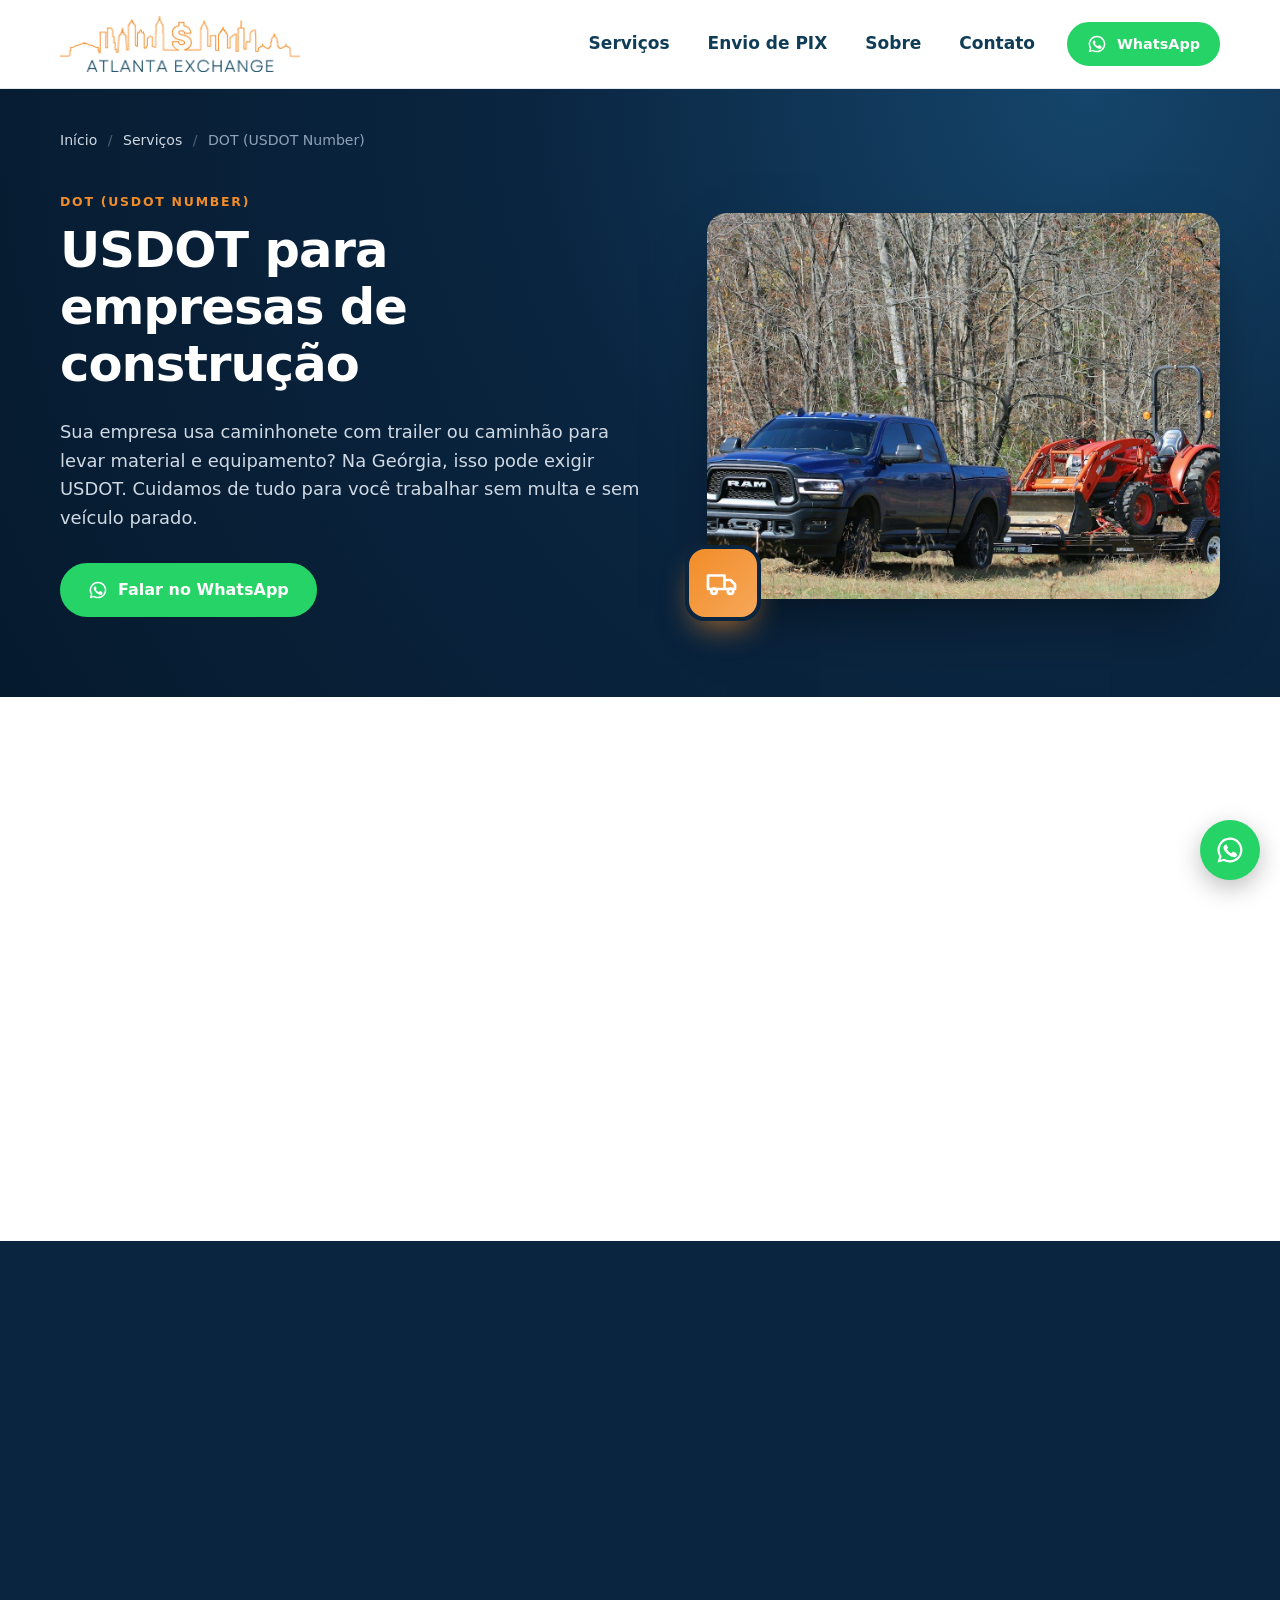
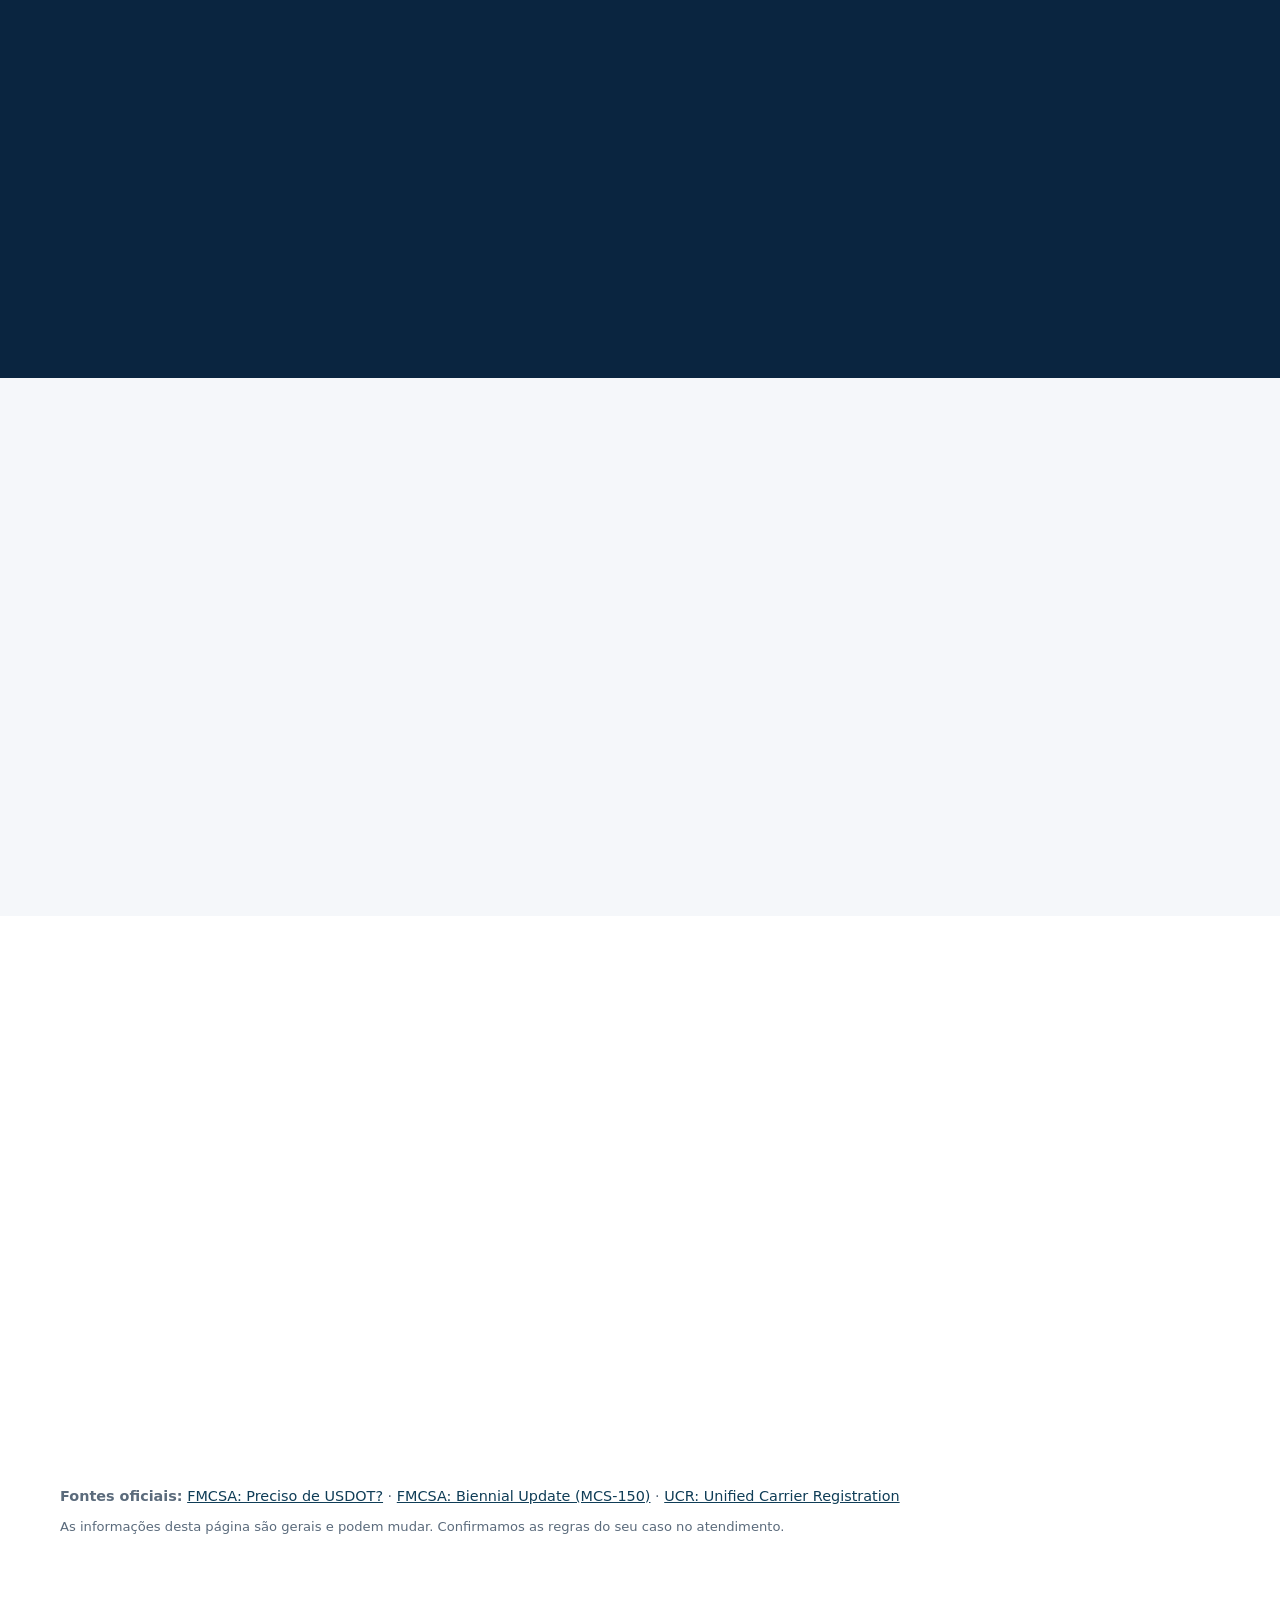
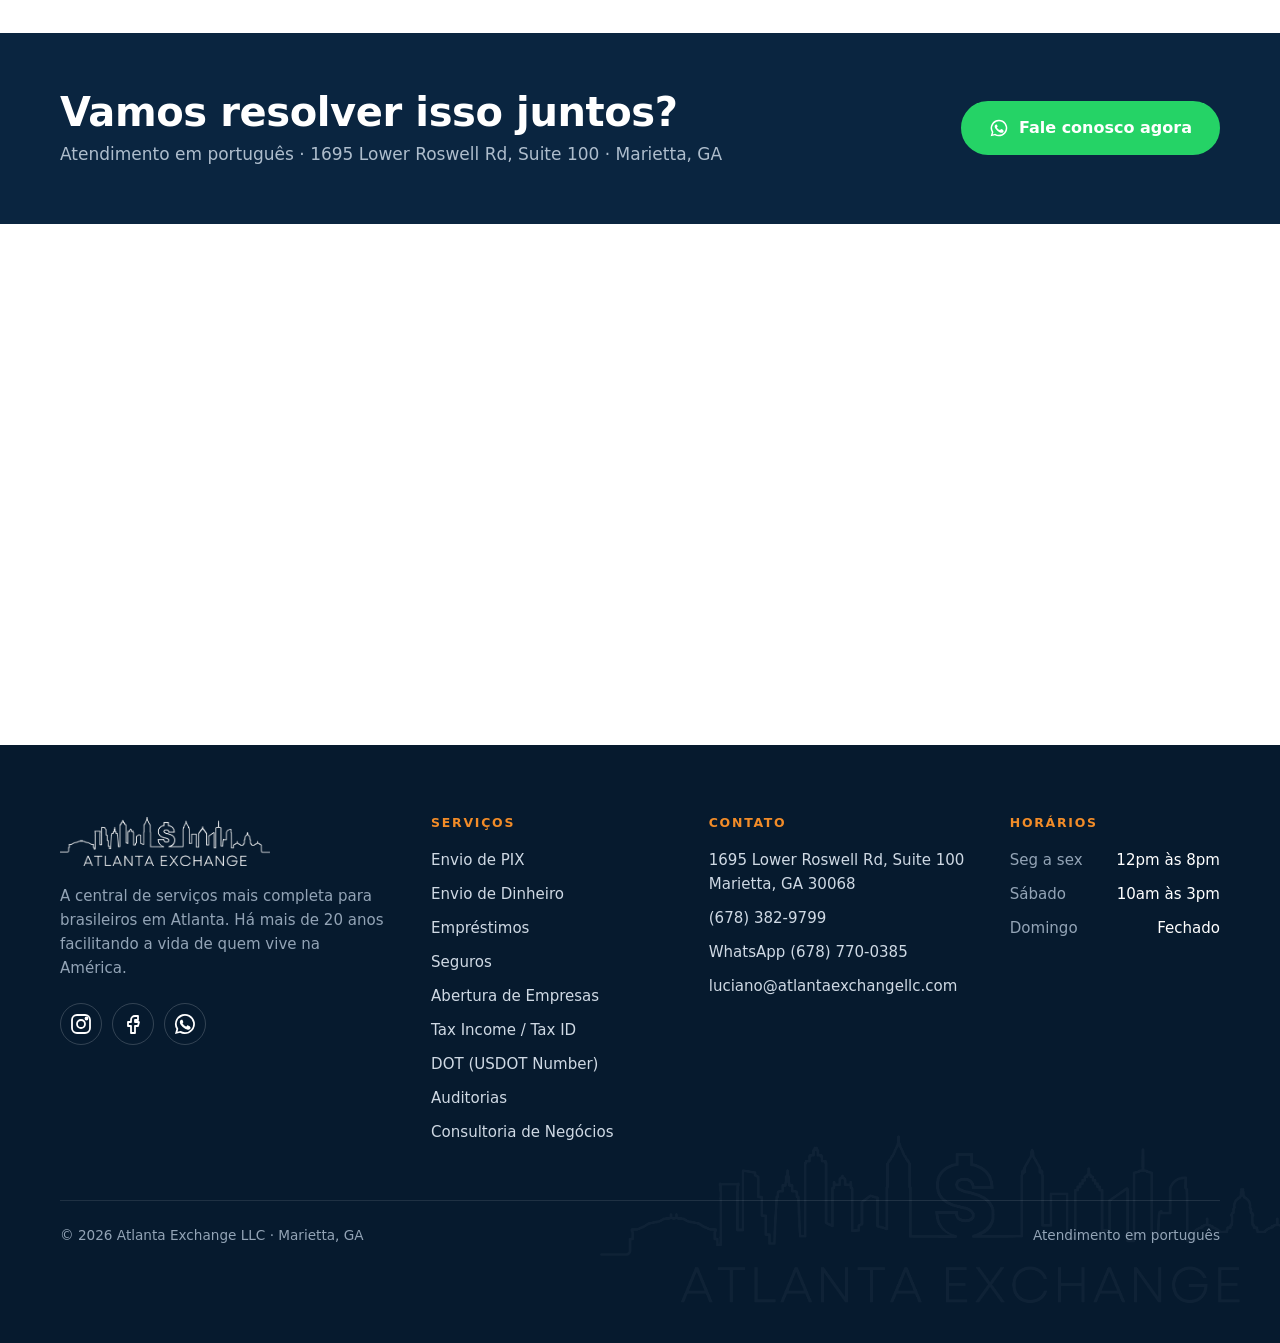
<file: site/servicos/dot-usdot.html>
<!doctype html>
<html lang="pt-BR">
<head>
  <meta charset="utf-8">
  <meta name="viewport" content="width=device-width, initial-scale=1">
  <meta http-equiv="Content-Security-Policy" content="default-src 'self'; script-src 'self'; style-src 'self' https://fonts.googleapis.com; font-src https://fonts.gstatic.com; img-src 'self' data:; connect-src https://economia.awesomeapi.com.br https://api.web3forms.com; frame-src https://www.google.com https://maps.google.com; object-src 'none'; base-uri 'self'; form-action 'none'; upgrade-insecure-requests">
  <meta name="referrer" content="strict-origin-when-cross-origin">
  <title>USDOT para Empresas de Construção na Geórgia | Atlanta Exchange</title>
  <meta name="description" content="USDOT para empresas de construção: registro, renovação (MCS-150), UCR e auditorias do DOT. Atendimento em português em Marietta, GA.">
  <link rel="canonical" href="https://www.atlantaexchangellc.com/servicos/dot-usdot.html">
  <meta name="theme-color" content="#0a2540">
  <meta property="og:type" content="website">
  <meta property="og:site_name" content="Atlanta Exchange">
  <meta property="og:url" content="https://www.atlantaexchangellc.com/servicos/dot-usdot.html">
  <meta property="og:title" content="USDOT para Empresas de Construção na Geórgia | Atlanta Exchange">
  <meta property="og:description" content="USDOT para empresas de construção: registro, renovação (MCS-150), UCR e auditorias do DOT. Atendimento em português em Marietta, GA.">
  <meta property="og:image" content="https://www.atlantaexchangellc.com/img/servicos/dot-usdot.jpg">
  <meta property="og:image:alt" content="Caminhonete puxando trailer com trator de obra">
  <meta property="og:locale" content="pt_BR">
  <meta name="twitter:card" content="summary_large_image">
  <link rel="icon" href="../img/favicon.svg" type="image/svg+xml">
  <link rel="apple-touch-icon" href="../img/apple-touch-icon.png">
  <link rel="preload" as="image" href="../img/servicos/dot-usdot.jpg">
  <link rel="preconnect" href="https://fonts.googleapis.com">
  <link rel="preconnect" href="https://fonts.gstatic.com" crossorigin>
  <link href="https://fonts.googleapis.com/css2?family=Montserrat:wght@600;700;800&family=DM+Sans:wght@400;500;700&display=swap" rel="stylesheet">
  <link rel="stylesheet" href="../styles.css">
  <script type="application/ld+json">[{"@context":"https://schema.org","@type":"Service","name":"DOT (USDOT Number)","description":"USDOT para empresas de construção: registro, renovação (MCS-150), UCR e auditorias do DOT.","url":"https://www.atlantaexchangellc.com/servicos/dot-usdot.html","image":"https://www.atlantaexchangellc.com/img/servicos/dot-usdot.jpg","areaServed":[{"@type":"State","name":"Georgia"},{"@type":"City","name":"Atlanta"}],"availableLanguage":["pt-BR","en"],"provider":{"@type":"FinancialService","@id":"https://www.atlantaexchangellc.com/#empresa","name":"Atlanta Exchange LLC","telephone":"+1-678-382-9799"}},{"@context":"https://schema.org","@type":"BreadcrumbList","itemListElement":[{"@type":"ListItem","position":1,"name":"Início","item":"https://www.atlantaexchangellc.com/"},{"@type":"ListItem","position":2,"name":"Serviços","item":"https://www.atlantaexchangellc.com/#servicos"},{"@type":"ListItem","position":3,"name":"DOT (USDOT Number)","item":"https://www.atlantaexchangellc.com/servicos/dot-usdot.html"}]},{"@context":"https://schema.org","@type":"FAQPage","mainEntity":[{"@type":"Question","name":"Minha caminhonete precisa de DOT?","acceptedAnswer":{"@type":"Answer","text":"Depende do peso somado da caminhonete com o trailer (GVWR/GCWR). Se passar de 10.000 lbs, na Geórgia normalmente precisa. Avaliamos com os dados do seu veículo."}},{"@type":"Question","name":"Preciso de MC Number?","acceptedAnswer":{"@type":"Answer","text":"Normalmente não. O MC é para quem transporta carga de terceiros por pagamento. Quem leva o próprio material e equipamento costuma precisar só do USDOT."}},{"@type":"Question","name":"Preciso de CDL?","acceptedAnswer":{"@type":"Answer","text":"A CDL (carteira comercial) só é exigida a partir de 26.001 lbs ou em casos específicos. Abaixo disso, o motorista precisa de driver license normal e, entre estados, do cartão médico do DOT."}},{"@type":"Question","name":"Meu USDOT foi desativado. E agora?","acceptedAnswer":{"@type":"Answer","text":"Dá para reativar fazendo a atualização do MCS-150. Não rode com o número desativado. Fale com a gente."}}]}]</script>
</head>
<body>

<header class="nav" id="top">
  <div class="quote" data-quote hidden>
    <div class="wrap quote__inner">
      <span class="quote__live" aria-hidden="true"></span>
      <span class="quote__pair">Dólar hoje <small>USD → BRL</small></span>
      <strong class="quote__value" data-quote-value>R$ ...</strong>
      <span class="quote__change" data-quote-change></span>
      <span class="quote__time" data-quote-time></span>
      <a class="quote__cta" href="https://wa.me/16787700385?text=Ol%C3%A1!%20Qual%20a%20cota%C3%A7%C3%A3o%20de%20hoje%20para%20envio%20de%20PIX%3F" target="_blank" rel="noopener">Ver nossa cotação para PIX →</a>
    </div>
  </div>
  <div class="wrap nav__inner">
    <a href="../" class="nav__logo" aria-label="Atlanta Exchange, início">
      <img src="../img/logo.png" alt="Atlanta Exchange" width="250" height="58">
    </a>
    <button class="nav__toggle" aria-label="Abrir menu" aria-expanded="false" aria-controls="menu">
      <span></span><span></span><span></span>
    </button>
    <nav id="menu" class="nav__menu">
      <a href="../#servicos">Serviços</a>
      <a href="../#remessa">Envio de PIX</a>
      <a href="../#sobre">Sobre</a>
      <a href="../#contato">Contato</a>
      <a href="https://wa.me/16787700385" class="btn btn--sm btn--wa" target="_blank" rel="noopener"><svg class="wa-ico" viewBox="0 0 24 24" aria-hidden="true"><path fill="currentColor" d="M12 2a10 10 0 0 0-8.6 15.1L2 22l5-1.3A10 10 0 1 0 12 2Zm0 18.2a8.2 8.2 0 0 1-4.2-1.1l-.3-.2-3 .8.8-2.9-.2-.3A8.2 8.2 0 1 1 12 20.2Zm4.5-6.1c-.2-.1-1.5-.7-1.7-.8-.2-.1-.4-.1-.6.1l-.8 1c-.1.2-.3.2-.5.1a6.7 6.7 0 0 1-3.3-2.9c-.2-.4.2-.4.7-1.3.1-.2 0-.3 0-.4l-.8-1.8c-.2-.5-.4-.4-.6-.4h-.5a1 1 0 0 0-.7.3 3 3 0 0 0-.9 2.2 5.2 5.2 0 0 0 1.1 2.8 11.9 11.9 0 0 0 4.6 4c1.7.7 2.3.8 3.2.7.5-.1 1.5-.6 1.7-1.2.2-.6.2-1.1.2-1.2-.1-.1-.3-.2-.5-.3Z"/></svg> WhatsApp</a>
    </nav>
  </div>
</header>

<main>
  <section class="page-hero">
    <div class="wrap">
      <nav class="crumbs" aria-label="Você está em"><a href="../">Início</a> <span>/</span> <a href="../#servicos">Serviços</a> <span>/</span> DOT (USDOT Number)</nav>
      <div class="page-hero__inner">
        <div>
          <p class="eyebrow">DOT (USDOT Number)</p>
          <h1>USDOT para empresas de construção</h1>
          <p class="page-hero__lead">Sua empresa usa caminhonete com trailer ou caminhão para levar material e equipamento? Na Geórgia, isso pode exigir USDOT. Cuidamos de tudo para você trabalhar sem multa e sem veículo parado.</p>
          <a href="https://wa.me/16787700385?text=Ol%C3%A1!%20Preciso%20de%20ajuda%20com%20o%20DOT%20da%20minha%20empresa." class="btn btn--wa" target="_blank" rel="noopener"><svg class="wa-ico" viewBox="0 0 24 24" aria-hidden="true"><path fill="currentColor" d="M12 2a10 10 0 0 0-8.6 15.1L2 22l5-1.3A10 10 0 1 0 12 2Zm0 18.2a8.2 8.2 0 0 1-4.2-1.1l-.3-.2-3 .8.8-2.9-.2-.3A8.2 8.2 0 1 1 12 20.2Zm4.5-6.1c-.2-.1-1.5-.7-1.7-.8-.2-.1-.4-.1-.6.1l-.8 1c-.1.2-.3.2-.5.1a6.7 6.7 0 0 1-3.3-2.9c-.2-.4.2-.4.7-1.3.1-.2 0-.3 0-.4l-.8-1.8c-.2-.5-.4-.4-.6-.4h-.5a1 1 0 0 0-.7.3 3 3 0 0 0-.9 2.2 5.2 5.2 0 0 0 1.1 2.8 11.9 11.9 0 0 0 4.6 4c1.7.7 2.3.8 3.2.7.5-.1 1.5-.6 1.7-1.2.2-.6.2-1.1.2-1.2-.1-.1-.3-.2-.5-.3Z"/></svg> Falar no WhatsApp</a>
        </div>
        <figure class="page-hero__photo">
          <img src="../img/servicos/dot-usdot.jpg" alt="Caminhonete puxando trailer com trator de obra" width="1200" height="900">
          <span class="page-hero__icon"><svg viewBox="0 0 24 24"><path d="M2 7h11v9H2zM13 10h4l3 3v3h-7"/><circle cx="6" cy="17.5" r="1.8"/><circle cx="17" cy="17.5" r="1.8"/></svg></span>
        </figure>
      </div>
    </div>
  </section>

  <section class="section">
    <div class="wrap detail">
      <div>
        <h2>O que fazemos</h2>
        <ul class="checks checks--light">
          <li>Avaliação: se a sua empresa precisa ou não de USDOT</li>
          <li>Registro do USDOT Number na FMCSA</li>
          <li>Renovação obrigatória a cada 2 anos (Biennial Update / MCS-150)</li>
          <li>UCR: registro anual para quem cruza a divisa do estado</li>
          <li>Organização dos arquivos dos motoristas (Driver Qualification File e cartão médico)</li>
          <li>Preparação e acompanhamento de auditorias do DOT</li>
        </ul>
      </div>
      <aside class="docs">
        <h3>O que você precisa trazer</h3>
        <ul>
          <li>Dados da empresa (LLC e EIN)</li>
          <li>Dados dos veículos e trailers (VIN, placas e peso/GVWR)</li>
          <li>Driver license dos motoristas</li>
          <li>Seguro dos veículos</li>
        </ul>
        <p class="docs__note">Em dúvida? Chame no WhatsApp que a gente confirma para o seu caso.</p>
      </aside>
    </div>
  </section>

  <section class="section section--dark">
    <div class="wrap">
      <div class="section__head"><p class="eyebrow">Prazos e regras importantes</p><h2>O que a lei exige</h2></div>
      <div class="rules rules--4">
        <div class="rule"><h3>Quem precisa de USDOT</h3><p>Veículo comercial (ou caminhonete + trailer) com peso bruto de 10.001 lbs ou mais que cruza a divisa do estado precisa de USDOT. A Geórgia também exige USDOT para quem roda só dentro do estado, acima de 10.000 lbs.</p></div>
        <div class="rule"><h3>Renovação a cada 2 anos</h3><p>O MCS-150 deve ser atualizado a cada 2 anos, mesmo que nada tenha mudado. O último dígito do seu USDOT define o mês (1 = janeiro … 0 = outubro) e o penúltimo define se é em ano par ou ímpar. Quem não atualiza tem o número desativado e pode levar multa de até $1.000 por dia (máximo $10.000).</p></div>
        <div class="rule"><h3>UCR anual</h3><p>Empresas que transportam o próprio material e equipamento para outros estados também precisam fazer o UCR todo ano (abre em 1º de outubro).</p></div>
        <div class="rule"><h3>Auditoria de empresa nova</h3><p>Empresas novas que rodam entre estados passam por uma auditoria de segurança da FMCSA nos primeiros 12 meses. Arquivos de motoristas, manutenção e seguro precisam estar em ordem.</p></div>
      </div>
    </div>
  </section>

  <section class="section section--tint">
    <div class="wrap">
      <div class="section__head"><p class="eyebrow">Como funciona</p><h2>Simples, em 3 passos</h2></div>
      <ol class="steps">
        <li><h3>Avaliação</h3><p>Vemos o peso dos veículos (com trailer) e onde eles rodam.</p></li>
        <li><h3>Registro ou renovação</h3><p>Cuidamos de todo o processo na FMCSA.</p></li>
        <li><h3>Em dia sempre</h3><p>Avisamos das renovações e preparamos você para auditorias.</p></li>
      </ol>
    </div>
  </section>

  <section class="section">
    <div class="wrap faq">
      <div class="section__head"><p class="eyebrow">Dúvidas frequentes</p><h2>Perguntas sobre DOT (USDOT Number)</h2></div>
      <details><summary>Minha caminhonete precisa de DOT?</summary><p>Depende do peso somado da caminhonete com o trailer (GVWR/GCWR). Se passar de 10.000 lbs, na Geórgia normalmente precisa. Avaliamos com os dados do seu veículo.</p></details>
      <details><summary>Preciso de MC Number?</summary><p>Normalmente não. O MC é para quem transporta carga de terceiros por pagamento. Quem leva o próprio material e equipamento costuma precisar só do USDOT.</p></details>
      <details><summary>Preciso de CDL?</summary><p>A CDL (carteira comercial) só é exigida a partir de 26.001 lbs ou em casos específicos. Abaixo disso, o motorista precisa de driver license normal e, entre estados, do cartão médico do DOT.</p></details>
      <details><summary>Meu USDOT foi desativado. E agora?</summary><p>Dá para reativar fazendo a atualização do MCS-150. Não rode com o número desativado. Fale com a gente.</p></details>
      <p class="sources"><strong>Fontes oficiais:</strong> <a href="https://www.fmcsa.dot.gov/registration/do-i-need-usdot-number" target="_blank" rel="noopener">FMCSA: Preciso de USDOT?</a> · <a href="https://www.fmcsa.dot.gov/registration/updating-your-registration" target="_blank" rel="noopener">FMCSA: Biennial Update (MCS-150)</a> · <a href="https://plan.ucr.gov/" target="_blank" rel="noopener">UCR: Unified Carrier Registration</a></p>
      <p class="disclaimer">As informações desta página são gerais e podem mudar. Confirmamos as regras do seu caso no atendimento.</p>
    </div>
  </section>

  <section class="cta-band">
    <div class="wrap cta-band__inner">
      <div>
        <h2>Vamos resolver isso juntos?</h2>
        <p>Atendimento em português · 1695 Lower Roswell Rd, Suite 100 · Marietta, GA</p>
      </div>
      <a href="https://wa.me/16787700385?text=Ol%C3%A1!%20Preciso%20de%20ajuda%20com%20o%20DOT%20da%20minha%20empresa." class="btn btn--wa" target="_blank" rel="noopener"><svg class="wa-ico" viewBox="0 0 24 24" aria-hidden="true"><path fill="currentColor" d="M12 2a10 10 0 0 0-8.6 15.1L2 22l5-1.3A10 10 0 1 0 12 2Zm0 18.2a8.2 8.2 0 0 1-4.2-1.1l-.3-.2-3 .8.8-2.9-.2-.3A8.2 8.2 0 1 1 12 20.2Zm4.5-6.1c-.2-.1-1.5-.7-1.7-.8-.2-.1-.4-.1-.6.1l-.8 1c-.1.2-.3.2-.5.1a6.7 6.7 0 0 1-3.3-2.9c-.2-.4.2-.4.7-1.3.1-.2 0-.3 0-.4l-.8-1.8c-.2-.5-.4-.4-.6-.4h-.5a1 1 0 0 0-.7.3 3 3 0 0 0-.9 2.2 5.2 5.2 0 0 0 1.1 2.8 11.9 11.9 0 0 0 4.6 4c1.7.7 2.3.8 3.2.7.5-.1 1.5-.6 1.7-1.2.2-.6.2-1.1.2-1.2-.1-.1-.3-.2-.5-.3Z"/></svg> Fale conosco agora</a>
    </div>
  </section>

  <section class="section">
    <div class="wrap">
      <div class="section__head"><p class="eyebrow">Outros serviços</p><h2>Tudo em um só lugar</h2></div>
      <div class="others">
        <a href="envio-de-pix.html"><span class="card__icon"><svg viewBox="0 0 24 24"><rect x="2" y="6" width="20" height="12" rx="2"/><path d="M14.5 9.5h-3.2a1.5 1.5 0 0 0 0 3h1.4a1.5 1.5 0 0 1 0 3H9.5M12 8v1.5M12 15.5V17M5.5 9v.01M18.5 15v.01"/></svg></span>Envio de PIX</a>
        <a href="envio-de-dinheiro.html"><span class="card__icon"><svg viewBox="0 0 24 24"><circle cx="12" cy="12" r="9"/><path d="M3 12h18M12 3a14 14 0 0 1 0 18M12 3a14 14 0 0 0 0 18"/></svg></span>Envio de Dinheiro</a>
        <a href="emprestimos.html"><span class="card__icon"><svg viewBox="0 0 24 24"><rect x="3" y="6" width="18" height="13" rx="2"/><path d="M3 10h18M7 15h4"/></svg></span>Empréstimos</a>
        <a href="seguros.html"><span class="card__icon"><svg viewBox="0 0 24 24"><path d="M12 3 4 6v6c0 4.5 3.4 8.3 8 9 4.6-.7 8-4.5 8-9V6l-8-3Z"/><path d="m9 12 2 2 4-4"/></svg></span>Seguros</a>
        <a href="abertura-de-empresas.html"><span class="card__icon"><svg viewBox="0 0 24 24"><path d="M4 21V8l8-5 8 5v13"/><path d="M9 21v-6h6v6M4 21h16"/></svg></span>Abertura de Empresas</a>
        <a href="tax-income-tax-id.html"><span class="card__icon"><svg viewBox="0 0 24 24"><path d="M7 3h7l5 5v13H7z"/><path d="M14 3v5h5M10 13h6M10 17h6"/></svg></span>Tax Income / Tax ID</a>
        <a href="auditorias.html"><span class="card__icon"><svg viewBox="0 0 24 24"><circle cx="11" cy="11" r="7"/><path d="m20 20-4-4M8 11h6M11 8v6"/></svg></span>Auditorias</a>
        <a href="consultoria-de-negocios.html"><span class="card__icon"><svg viewBox="0 0 24 24"><path d="M4 19V9M10 19V5M16 19v-7M22 19H2"/></svg></span>Consultoria de Negócios</a>
      </div>
    </div>
  </section>
</main>

<footer class="footer">
  <div class="footer__skyline" aria-hidden="true"></div>
  <div class="wrap footer__grid">
    <div class="footer__brand">
      <img src="../img/logo-white.png" alt="Atlanta Exchange" width="230" height="54" loading="lazy">
      <p>A central de serviços mais completa para brasileiros em Atlanta. Há mais de 20 anos facilitando a vida de quem vive na América.</p>
      <nav class="footer__social" aria-label="Redes sociais">
      <a href="https://www.instagram.com/atlantaexchangellc" target="_blank" rel="noopener" aria-label="Instagram">
        <svg viewBox="0 0 24 24"><rect x="3" y="3" width="18" height="18" rx="5"/><circle cx="12" cy="12" r="4"/><circle cx="17.5" cy="6.5" r="1" fill="currentColor"/></svg>
      </a>
      <a href="https://www.facebook.com/atlantaexchangellc" target="_blank" rel="noopener" aria-label="Facebook">
        <svg viewBox="0 0 24 24"><path d="M14 8h3V4h-3a4 4 0 0 0-4 4v2H7v4h3v7h4v-7h3l1-4h-4V8Z"/></svg>
      </a>
      <a href="https://wa.me/16787700385" target="_blank" rel="noopener" aria-label="WhatsApp">
        <svg class="wa-ico" viewBox="0 0 24 24" aria-hidden="true"><path fill="currentColor" d="M12 2a10 10 0 0 0-8.6 15.1L2 22l5-1.3A10 10 0 1 0 12 2Zm0 18.2a8.2 8.2 0 0 1-4.2-1.1l-.3-.2-3 .8.8-2.9-.2-.3A8.2 8.2 0 1 1 12 20.2Zm4.5-6.1c-.2-.1-1.5-.7-1.7-.8-.2-.1-.4-.1-.6.1l-.8 1c-.1.2-.3.2-.5.1a6.7 6.7 0 0 1-3.3-2.9c-.2-.4.2-.4.7-1.3.1-.2 0-.3 0-.4l-.8-1.8c-.2-.5-.4-.4-.6-.4h-.5a1 1 0 0 0-.7.3 3 3 0 0 0-.9 2.2 5.2 5.2 0 0 0 1.1 2.8 11.9 11.9 0 0 0 4.6 4c1.7.7 2.3.8 3.2.7.5-.1 1.5-.6 1.7-1.2.2-.6.2-1.1.2-1.2-.1-.1-.3-.2-.5-.3Z"/></svg>
      </a>
    </nav>
    </div>
    <nav class="footer__col" aria-label="Serviços">
      <h2>Serviços</h2>
      <ul>
<!-- RODAPE-SERVICOS:INICIO -->
        <li><a href="../servicos/envio-de-pix.html">Envio de PIX</a></li>
        <li><a href="../servicos/envio-de-dinheiro.html">Envio de Dinheiro</a></li>
        <li><a href="../servicos/emprestimos.html">Empréstimos</a></li>
        <li><a href="../servicos/seguros.html">Seguros</a></li>
        <li><a href="../servicos/abertura-de-empresas.html">Abertura de Empresas</a></li>
        <li><a href="../servicos/tax-income-tax-id.html">Tax Income / Tax ID</a></li>
        <li><a href="../servicos/dot-usdot.html">DOT (USDOT Number)</a></li>
        <li><a href="../servicos/auditorias.html">Auditorias</a></li>
        <li><a href="../servicos/consultoria-de-negocios.html">Consultoria de Negócios</a></li>
<!-- RODAPE-SERVICOS:FIM -->
      </ul>
    </nav>
    <div class="footer__col">
      <h2>Contato</h2>
      <ul>
        <li><a href="https://maps.google.com/?q=1695+Lower+Roswell+Rd+Suite+100,+Marietta,+GA+30068" target="_blank" rel="noopener">1695 Lower Roswell Rd, Suite 100<br>Marietta, GA 30068</a></li>
        <li><a href="tel:+16783829799">(678) 382-9799</a></li>
        <li><a href="https://wa.me/16787700385" target="_blank" rel="noopener">WhatsApp (678) 770-0385</a></li>
        <li><a href="mailto:luciano@atlantaexchangellc.com">luciano@atlantaexchangellc.com</a></li>
      </ul>
    </div>
    <div class="footer__col">
      <h2>Horários</h2>
      <ul class="footer__hours">
        <li><span>Seg a sex</span> 12pm às 8pm</li>
        <li><span>Sábado</span> 10am às 3pm</li>
        <li><span>Domingo</span> Fechado</li>
      </ul>
    </div>
  </div>
  <div class="wrap footer__bottom">
    <p>© <span id="year">2026</span> Atlanta Exchange LLC · Marietta, GA</p>
    <p>Atendimento em português</p>
  </div>
</footer>

<a href="https://wa.me/16787700385" class="wa-float" target="_blank" rel="noopener" aria-label="Falar no WhatsApp">
  <svg viewBox="0 0 24 24" width="30" height="30" aria-hidden="true"><path fill="currentColor" d="M12 2a10 10 0 0 0-8.6 15.1L2 22l5-1.3A10 10 0 1 0 12 2Zm0 18.2a8.2 8.2 0 0 1-4.2-1.1l-.3-.2-3 .8.8-2.9-.2-.3A8.2 8.2 0 1 1 12 20.2Zm4.5-6.1c-.2-.1-1.5-.7-1.7-.8-.2-.1-.4-.1-.6.1l-.8 1c-.1.2-.3.2-.5.1a6.7 6.7 0 0 1-3.3-2.9c-.2-.4.2-.4.7-1.3.1-.2 0-.3 0-.4l-.8-1.8c-.2-.5-.4-.4-.6-.4h-.5a1 1 0 0 0-.7.3 3 3 0 0 0-.9 2.2 5.2 5.2 0 0 0 1.1 2.8 11.9 11.9 0 0 0 4.6 4c1.7.7 2.3.8 3.2.7.5-.1 1.5-.6 1.7-1.2.2-.6.2-1.1.2-1.2-.1-.1-.3-.2-.5-.3Z"/></svg>
</a>

<script src="../script.js"></script>
</body>
</html>
</file>
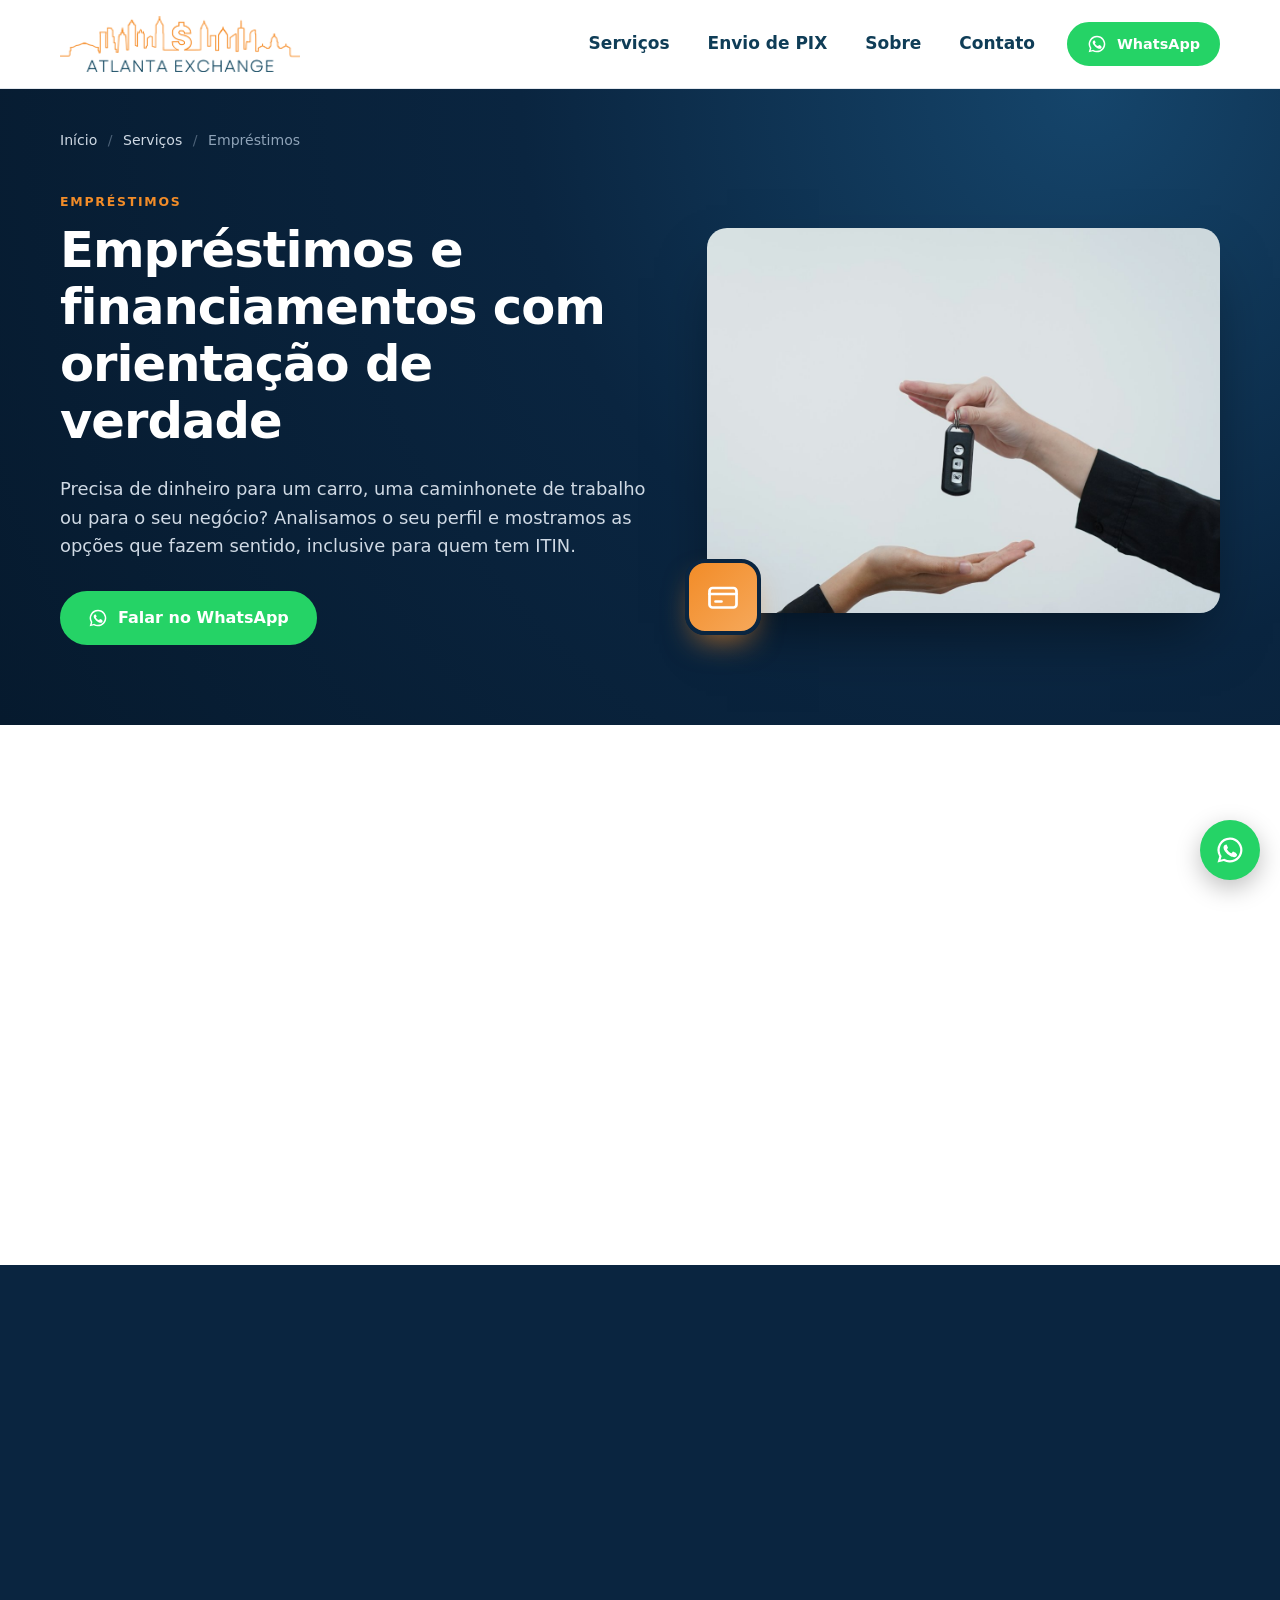
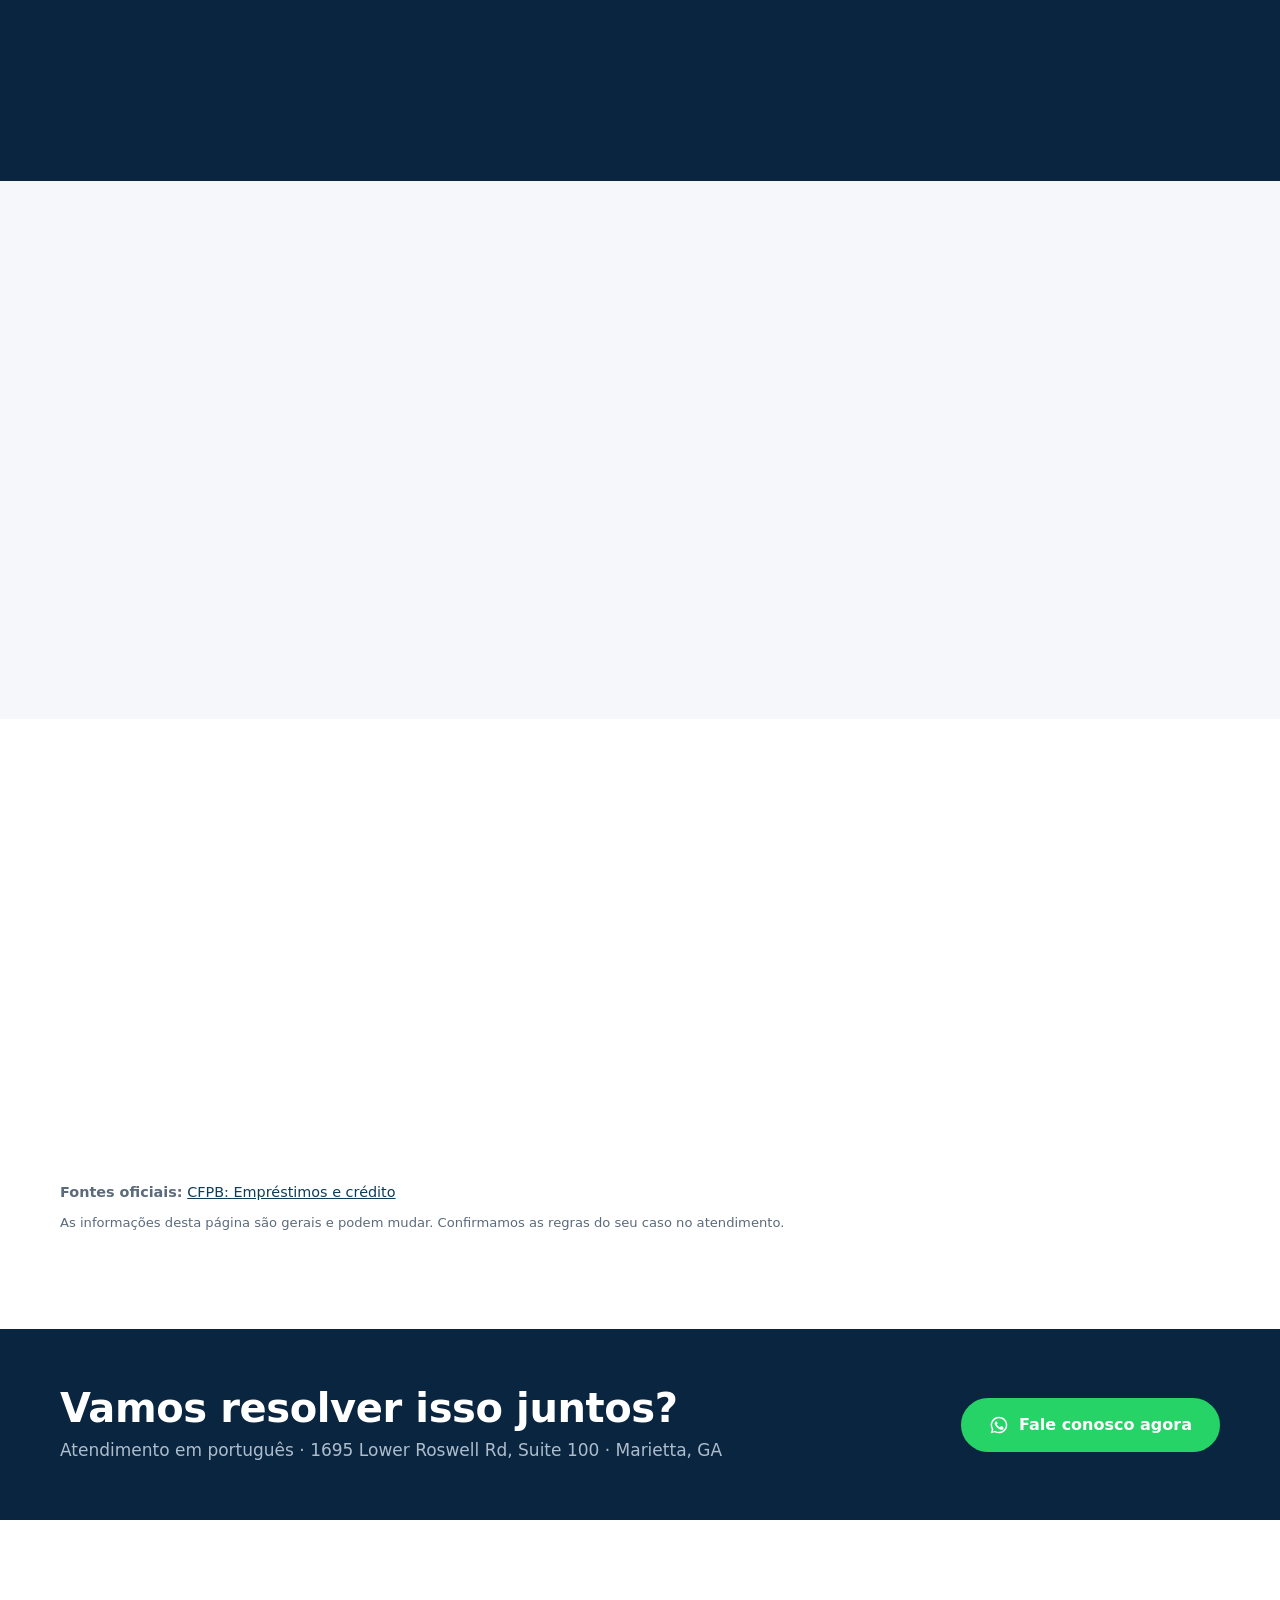
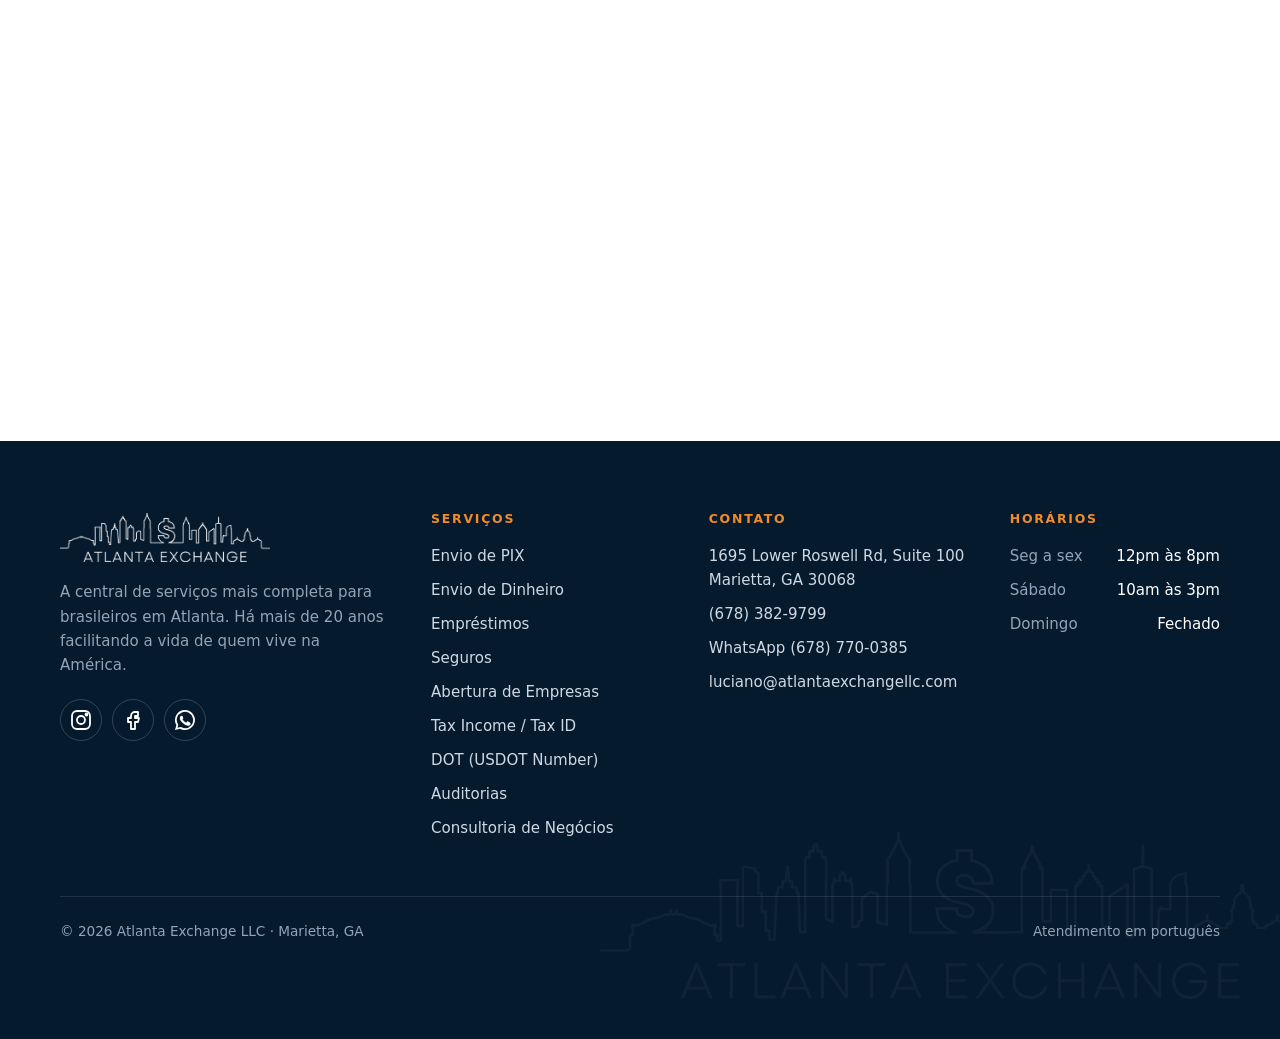
<file: site/servicos/emprestimos.html>
<!doctype html>
<html lang="pt-BR">
<head>
  <meta charset="utf-8">
  <meta name="viewport" content="width=device-width, initial-scale=1">
  <meta http-equiv="Content-Security-Policy" content="default-src 'self'; script-src 'self'; style-src 'self' https://fonts.googleapis.com; font-src https://fonts.gstatic.com; img-src 'self' data:; connect-src https://economia.awesomeapi.com.br https://api.web3forms.com; frame-src https://www.google.com https://maps.google.com; object-src 'none'; base-uri 'self'; form-action 'none'; upgrade-insecure-requests">
  <meta name="referrer" content="strict-origin-when-cross-origin">
  <title>Empréstimos e Financiamento com ITIN em Atlanta, GA | Atlanta Exchange</title>
  <meta name="description" content="Empréstimo pessoal, financiamento de veículo e crédito para empresa, com SSN ou ITIN. Atendimento em português em Marietta, GA.">
  <link rel="canonical" href="https://www.atlantaexchangellc.com/servicos/emprestimos.html">
  <meta name="theme-color" content="#0a2540">
  <meta property="og:type" content="website">
  <meta property="og:site_name" content="Atlanta Exchange">
  <meta property="og:url" content="https://www.atlantaexchangellc.com/servicos/emprestimos.html">
  <meta property="og:title" content="Empréstimos e Financiamento com ITIN em Atlanta, GA | Atlanta Exchange">
  <meta property="og:description" content="Empréstimo pessoal, financiamento de veículo e crédito para empresa, com SSN ou ITIN. Atendimento em português em Marietta, GA.">
  <meta property="og:image" content="https://www.atlantaexchangellc.com/img/servicos/emprestimos.jpg">
  <meta property="og:image:alt" content="Entrega da chave de um carro financiado">
  <meta property="og:locale" content="pt_BR">
  <meta name="twitter:card" content="summary_large_image">
  <link rel="icon" href="../img/favicon.svg" type="image/svg+xml">
  <link rel="apple-touch-icon" href="../img/apple-touch-icon.png">
  <link rel="preload" as="image" href="../img/servicos/emprestimos.jpg">
  <link rel="preconnect" href="https://fonts.googleapis.com">
  <link rel="preconnect" href="https://fonts.gstatic.com" crossorigin>
  <link href="https://fonts.googleapis.com/css2?family=Montserrat:wght@600;700;800&family=DM+Sans:wght@400;500;700&display=swap" rel="stylesheet">
  <link rel="stylesheet" href="../styles.css">
  <script type="application/ld+json">[{"@context":"https://schema.org","@type":"Service","name":"Empréstimos","description":"Empréstimo pessoal, financiamento de veículo e crédito para empresa, com SSN ou ITIN.","url":"https://www.atlantaexchangellc.com/servicos/emprestimos.html","image":"https://www.atlantaexchangellc.com/img/servicos/emprestimos.jpg","areaServed":[{"@type":"State","name":"Georgia"},{"@type":"City","name":"Atlanta"}],"availableLanguage":["pt-BR","en"],"provider":{"@type":"FinancialService","@id":"https://www.atlantaexchangellc.com/#empresa","name":"Atlanta Exchange LLC","telephone":"+1-678-382-9799"}},{"@context":"https://schema.org","@type":"BreadcrumbList","itemListElement":[{"@type":"ListItem","position":1,"name":"Início","item":"https://www.atlantaexchangellc.com/"},{"@type":"ListItem","position":2,"name":"Serviços","item":"https://www.atlantaexchangellc.com/#servicos"},{"@type":"ListItem","position":3,"name":"Empréstimos","item":"https://www.atlantaexchangellc.com/servicos/emprestimos.html"}]},{"@context":"https://schema.org","@type":"FAQPage","mainEntity":[{"@type":"Question","name":"Quem tem ITIN consegue empréstimo?","acceptedAnswer":{"@type":"Answer","text":"Sim, existem instituições que fazem empréstimos e financiamentos com ITIN. As condições dependem do seu histórico e da sua renda declarada."}},{"@type":"Question","name":"A aprovação é garantida?","acceptedAnswer":{"@type":"Answer","text":"Não. Toda aprovação depende da análise de crédito da instituição financeira. Desconfie de quem garante aprovação antes de analisar."}},{"@type":"Question","name":"Declarar imposto ajuda?","acceptedAnswer":{"@type":"Answer","text":"Muito. Tax Returns em dia comprovam sua renda e são exigidos pela maioria dos credores."}}]}]</script>
</head>
<body>

<header class="nav" id="top">
  <div class="quote" data-quote hidden>
    <div class="wrap quote__inner">
      <span class="quote__live" aria-hidden="true"></span>
      <span class="quote__pair">Dólar hoje <small>USD → BRL</small></span>
      <strong class="quote__value" data-quote-value>R$ ...</strong>
      <span class="quote__change" data-quote-change></span>
      <span class="quote__time" data-quote-time></span>
      <a class="quote__cta" href="https://wa.me/16787700385?text=Ol%C3%A1!%20Qual%20a%20cota%C3%A7%C3%A3o%20de%20hoje%20para%20envio%20de%20PIX%3F" target="_blank" rel="noopener">Ver nossa cotação para PIX →</a>
    </div>
  </div>
  <div class="wrap nav__inner">
    <a href="../" class="nav__logo" aria-label="Atlanta Exchange, início">
      <img src="../img/logo.png" alt="Atlanta Exchange" width="250" height="58">
    </a>
    <button class="nav__toggle" aria-label="Abrir menu" aria-expanded="false" aria-controls="menu">
      <span></span><span></span><span></span>
    </button>
    <nav id="menu" class="nav__menu">
      <a href="../#servicos">Serviços</a>
      <a href="../#remessa">Envio de PIX</a>
      <a href="../#sobre">Sobre</a>
      <a href="../#contato">Contato</a>
      <a href="https://wa.me/16787700385" class="btn btn--sm btn--wa" target="_blank" rel="noopener"><svg class="wa-ico" viewBox="0 0 24 24" aria-hidden="true"><path fill="currentColor" d="M12 2a10 10 0 0 0-8.6 15.1L2 22l5-1.3A10 10 0 1 0 12 2Zm0 18.2a8.2 8.2 0 0 1-4.2-1.1l-.3-.2-3 .8.8-2.9-.2-.3A8.2 8.2 0 1 1 12 20.2Zm4.5-6.1c-.2-.1-1.5-.7-1.7-.8-.2-.1-.4-.1-.6.1l-.8 1c-.1.2-.3.2-.5.1a6.7 6.7 0 0 1-3.3-2.9c-.2-.4.2-.4.7-1.3.1-.2 0-.3 0-.4l-.8-1.8c-.2-.5-.4-.4-.6-.4h-.5a1 1 0 0 0-.7.3 3 3 0 0 0-.9 2.2 5.2 5.2 0 0 0 1.1 2.8 11.9 11.9 0 0 0 4.6 4c1.7.7 2.3.8 3.2.7.5-.1 1.5-.6 1.7-1.2.2-.6.2-1.1.2-1.2-.1-.1-.3-.2-.5-.3Z"/></svg> WhatsApp</a>
    </nav>
  </div>
</header>

<main>
  <section class="page-hero">
    <div class="wrap">
      <nav class="crumbs" aria-label="Você está em"><a href="../">Início</a> <span>/</span> <a href="../#servicos">Serviços</a> <span>/</span> Empréstimos</nav>
      <div class="page-hero__inner">
        <div>
          <p class="eyebrow">Empréstimos</p>
          <h1>Empréstimos e financiamentos com orientação de verdade</h1>
          <p class="page-hero__lead">Precisa de dinheiro para um carro, uma caminhonete de trabalho ou para o seu negócio? Analisamos o seu perfil e mostramos as opções que fazem sentido, inclusive para quem tem ITIN.</p>
          <a href="https://wa.me/16787700385?text=Ol%C3%A1!%20Gostaria%20de%20informa%C3%A7%C3%B5es%20sobre%20empr%C3%A9stimos." class="btn btn--wa" target="_blank" rel="noopener"><svg class="wa-ico" viewBox="0 0 24 24" aria-hidden="true"><path fill="currentColor" d="M12 2a10 10 0 0 0-8.6 15.1L2 22l5-1.3A10 10 0 1 0 12 2Zm0 18.2a8.2 8.2 0 0 1-4.2-1.1l-.3-.2-3 .8.8-2.9-.2-.3A8.2 8.2 0 1 1 12 20.2Zm4.5-6.1c-.2-.1-1.5-.7-1.7-.8-.2-.1-.4-.1-.6.1l-.8 1c-.1.2-.3.2-.5.1a6.7 6.7 0 0 1-3.3-2.9c-.2-.4.2-.4.7-1.3.1-.2 0-.3 0-.4l-.8-1.8c-.2-.5-.4-.4-.6-.4h-.5a1 1 0 0 0-.7.3 3 3 0 0 0-.9 2.2 5.2 5.2 0 0 0 1.1 2.8 11.9 11.9 0 0 0 4.6 4c1.7.7 2.3.8 3.2.7.5-.1 1.5-.6 1.7-1.2.2-.6.2-1.1.2-1.2-.1-.1-.3-.2-.5-.3Z"/></svg> Falar no WhatsApp</a>
        </div>
        <figure class="page-hero__photo">
          <img src="../img/servicos/emprestimos.jpg" alt="Entrega da chave de um carro financiado" width="1200" height="900">
          <span class="page-hero__icon"><svg viewBox="0 0 24 24"><rect x="3" y="6" width="18" height="13" rx="2"/><path d="M3 10h18M7 15h4"/></svg></span>
        </figure>
      </div>
    </div>
  </section>

  <section class="section">
    <div class="wrap detail">
      <div>
        <h2>O que fazemos</h2>
        <ul class="checks checks--light">
          <li>Empréstimo pessoal</li>
          <li>Financiamento de carros, caminhonetes e equipamentos de trabalho</li>
          <li>Capital de giro e crédito para empresas (LLC)</li>
          <li>Opções para quem tem SSN ou ITIN, conforme a instituição</li>
          <li>Orientação para construir e melhorar o seu credit score</li>
        </ul>
      </div>
      <aside class="docs">
        <h3>O que você precisa trazer</h3>
        <ul>
          <li>Documento com foto</li>
          <li>SSN ou ITIN</li>
          <li>Comprovantes de renda (holerites, extratos ou Tax Returns)</li>
          <li>Comprovante de endereço</li>
          <li>Para empresas: documentos da LLC e EIN</li>
        </ul>
        <p class="docs__note">Em dúvida? Chame no WhatsApp que a gente confirma para o seu caso.</p>
      </aside>
    </div>
  </section>

  <section class="section section--dark">
    <div class="wrap">
      <div class="section__head"><p class="eyebrow">Prazos e regras importantes</p><h2>O que a lei exige</h2></div>
      <div class="rules rules--2">
        <div class="rule"><h3>Entenda o APR</h3><p>Por lei federal (Truth in Lending Act), o credor é obrigado a informar o custo total do empréstimo, incluindo a taxa anual (APR), antes de você assinar. Compare sempre o APR, não só a parcela.</p></div>
        <div class="rule"><h3>Seu crédito conta</h3><p>Pagar em dia constrói o seu credit score nos EUA, o que abre portas para juros menores no futuro.</p></div>
      </div>
    </div>
  </section>

  <section class="section section--tint">
    <div class="wrap">
      <div class="section__head"><p class="eyebrow">Como funciona</p><h2>Simples, em 3 passos</h2></div>
      <ol class="steps">
        <li><h3>Conte o que precisa</h3><p>Valor, finalidade e prazo desejado.</p></li>
        <li><h3>Análise do perfil</h3><p>Avaliamos renda, histórico e documentos.</p></li>
        <li><h3>Decida com segurança</h3><p>Você vê juros (APR), prazo e parcela antes de assinar.</p></li>
      </ol>
    </div>
  </section>

  <section class="section">
    <div class="wrap faq">
      <div class="section__head"><p class="eyebrow">Dúvidas frequentes</p><h2>Perguntas sobre Empréstimos</h2></div>
      <details><summary>Quem tem ITIN consegue empréstimo?</summary><p>Sim, existem instituições que fazem empréstimos e financiamentos com ITIN. As condições dependem do seu histórico e da sua renda declarada.</p></details>
      <details><summary>A aprovação é garantida?</summary><p>Não. Toda aprovação depende da análise de crédito da instituição financeira. Desconfie de quem garante aprovação antes de analisar.</p></details>
      <details><summary>Declarar imposto ajuda?</summary><p>Muito. Tax Returns em dia comprovam sua renda e são exigidos pela maioria dos credores.</p></details>
      <p class="sources"><strong>Fontes oficiais:</strong> <a href="https://www.consumerfinance.gov/consumer-tools/" target="_blank" rel="noopener">CFPB: Empréstimos e crédito</a></p>
      <p class="disclaimer">As informações desta página são gerais e podem mudar. Confirmamos as regras do seu caso no atendimento.</p>
    </div>
  </section>

  <section class="cta-band">
    <div class="wrap cta-band__inner">
      <div>
        <h2>Vamos resolver isso juntos?</h2>
        <p>Atendimento em português · 1695 Lower Roswell Rd, Suite 100 · Marietta, GA</p>
      </div>
      <a href="https://wa.me/16787700385?text=Ol%C3%A1!%20Gostaria%20de%20informa%C3%A7%C3%B5es%20sobre%20empr%C3%A9stimos." class="btn btn--wa" target="_blank" rel="noopener"><svg class="wa-ico" viewBox="0 0 24 24" aria-hidden="true"><path fill="currentColor" d="M12 2a10 10 0 0 0-8.6 15.1L2 22l5-1.3A10 10 0 1 0 12 2Zm0 18.2a8.2 8.2 0 0 1-4.2-1.1l-.3-.2-3 .8.8-2.9-.2-.3A8.2 8.2 0 1 1 12 20.2Zm4.5-6.1c-.2-.1-1.5-.7-1.7-.8-.2-.1-.4-.1-.6.1l-.8 1c-.1.2-.3.2-.5.1a6.7 6.7 0 0 1-3.3-2.9c-.2-.4.2-.4.7-1.3.1-.2 0-.3 0-.4l-.8-1.8c-.2-.5-.4-.4-.6-.4h-.5a1 1 0 0 0-.7.3 3 3 0 0 0-.9 2.2 5.2 5.2 0 0 0 1.1 2.8 11.9 11.9 0 0 0 4.6 4c1.7.7 2.3.8 3.2.7.5-.1 1.5-.6 1.7-1.2.2-.6.2-1.1.2-1.2-.1-.1-.3-.2-.5-.3Z"/></svg> Fale conosco agora</a>
    </div>
  </section>

  <section class="section">
    <div class="wrap">
      <div class="section__head"><p class="eyebrow">Outros serviços</p><h2>Tudo em um só lugar</h2></div>
      <div class="others">
        <a href="envio-de-pix.html"><span class="card__icon"><svg viewBox="0 0 24 24"><rect x="2" y="6" width="20" height="12" rx="2"/><path d="M14.5 9.5h-3.2a1.5 1.5 0 0 0 0 3h1.4a1.5 1.5 0 0 1 0 3H9.5M12 8v1.5M12 15.5V17M5.5 9v.01M18.5 15v.01"/></svg></span>Envio de PIX</a>
        <a href="envio-de-dinheiro.html"><span class="card__icon"><svg viewBox="0 0 24 24"><circle cx="12" cy="12" r="9"/><path d="M3 12h18M12 3a14 14 0 0 1 0 18M12 3a14 14 0 0 0 0 18"/></svg></span>Envio de Dinheiro</a>
        <a href="seguros.html"><span class="card__icon"><svg viewBox="0 0 24 24"><path d="M12 3 4 6v6c0 4.5 3.4 8.3 8 9 4.6-.7 8-4.5 8-9V6l-8-3Z"/><path d="m9 12 2 2 4-4"/></svg></span>Seguros</a>
        <a href="abertura-de-empresas.html"><span class="card__icon"><svg viewBox="0 0 24 24"><path d="M4 21V8l8-5 8 5v13"/><path d="M9 21v-6h6v6M4 21h16"/></svg></span>Abertura de Empresas</a>
        <a href="tax-income-tax-id.html"><span class="card__icon"><svg viewBox="0 0 24 24"><path d="M7 3h7l5 5v13H7z"/><path d="M14 3v5h5M10 13h6M10 17h6"/></svg></span>Tax Income / Tax ID</a>
        <a href="dot-usdot.html"><span class="card__icon"><svg viewBox="0 0 24 24"><path d="M2 7h11v9H2zM13 10h4l3 3v3h-7"/><circle cx="6" cy="17.5" r="1.8"/><circle cx="17" cy="17.5" r="1.8"/></svg></span>DOT (USDOT Number)</a>
        <a href="auditorias.html"><span class="card__icon"><svg viewBox="0 0 24 24"><circle cx="11" cy="11" r="7"/><path d="m20 20-4-4M8 11h6M11 8v6"/></svg></span>Auditorias</a>
        <a href="consultoria-de-negocios.html"><span class="card__icon"><svg viewBox="0 0 24 24"><path d="M4 19V9M10 19V5M16 19v-7M22 19H2"/></svg></span>Consultoria de Negócios</a>
      </div>
    </div>
  </section>
</main>

<footer class="footer">
  <div class="footer__skyline" aria-hidden="true"></div>
  <div class="wrap footer__grid">
    <div class="footer__brand">
      <img src="../img/logo-white.png" alt="Atlanta Exchange" width="230" height="54" loading="lazy">
      <p>A central de serviços mais completa para brasileiros em Atlanta. Há mais de 20 anos facilitando a vida de quem vive na América.</p>
      <nav class="footer__social" aria-label="Redes sociais">
      <a href="https://www.instagram.com/atlantaexchangellc" target="_blank" rel="noopener" aria-label="Instagram">
        <svg viewBox="0 0 24 24"><rect x="3" y="3" width="18" height="18" rx="5"/><circle cx="12" cy="12" r="4"/><circle cx="17.5" cy="6.5" r="1" fill="currentColor"/></svg>
      </a>
      <a href="https://www.facebook.com/atlantaexchangellc" target="_blank" rel="noopener" aria-label="Facebook">
        <svg viewBox="0 0 24 24"><path d="M14 8h3V4h-3a4 4 0 0 0-4 4v2H7v4h3v7h4v-7h3l1-4h-4V8Z"/></svg>
      </a>
      <a href="https://wa.me/16787700385" target="_blank" rel="noopener" aria-label="WhatsApp">
        <svg class="wa-ico" viewBox="0 0 24 24" aria-hidden="true"><path fill="currentColor" d="M12 2a10 10 0 0 0-8.6 15.1L2 22l5-1.3A10 10 0 1 0 12 2Zm0 18.2a8.2 8.2 0 0 1-4.2-1.1l-.3-.2-3 .8.8-2.9-.2-.3A8.2 8.2 0 1 1 12 20.2Zm4.5-6.1c-.2-.1-1.5-.7-1.7-.8-.2-.1-.4-.1-.6.1l-.8 1c-.1.2-.3.2-.5.1a6.7 6.7 0 0 1-3.3-2.9c-.2-.4.2-.4.7-1.3.1-.2 0-.3 0-.4l-.8-1.8c-.2-.5-.4-.4-.6-.4h-.5a1 1 0 0 0-.7.3 3 3 0 0 0-.9 2.2 5.2 5.2 0 0 0 1.1 2.8 11.9 11.9 0 0 0 4.6 4c1.7.7 2.3.8 3.2.7.5-.1 1.5-.6 1.7-1.2.2-.6.2-1.1.2-1.2-.1-.1-.3-.2-.5-.3Z"/></svg>
      </a>
    </nav>
    </div>
    <nav class="footer__col" aria-label="Serviços">
      <h2>Serviços</h2>
      <ul>
<!-- RODAPE-SERVICOS:INICIO -->
        <li><a href="../servicos/envio-de-pix.html">Envio de PIX</a></li>
        <li><a href="../servicos/envio-de-dinheiro.html">Envio de Dinheiro</a></li>
        <li><a href="../servicos/emprestimos.html">Empréstimos</a></li>
        <li><a href="../servicos/seguros.html">Seguros</a></li>
        <li><a href="../servicos/abertura-de-empresas.html">Abertura de Empresas</a></li>
        <li><a href="../servicos/tax-income-tax-id.html">Tax Income / Tax ID</a></li>
        <li><a href="../servicos/dot-usdot.html">DOT (USDOT Number)</a></li>
        <li><a href="../servicos/auditorias.html">Auditorias</a></li>
        <li><a href="../servicos/consultoria-de-negocios.html">Consultoria de Negócios</a></li>
<!-- RODAPE-SERVICOS:FIM -->
      </ul>
    </nav>
    <div class="footer__col">
      <h2>Contato</h2>
      <ul>
        <li><a href="https://maps.google.com/?q=1695+Lower+Roswell+Rd+Suite+100,+Marietta,+GA+30068" target="_blank" rel="noopener">1695 Lower Roswell Rd, Suite 100<br>Marietta, GA 30068</a></li>
        <li><a href="tel:+16783829799">(678) 382-9799</a></li>
        <li><a href="https://wa.me/16787700385" target="_blank" rel="noopener">WhatsApp (678) 770-0385</a></li>
        <li><a href="mailto:luciano@atlantaexchangellc.com">luciano@atlantaexchangellc.com</a></li>
      </ul>
    </div>
    <div class="footer__col">
      <h2>Horários</h2>
      <ul class="footer__hours">
        <li><span>Seg a sex</span> 12pm às 8pm</li>
        <li><span>Sábado</span> 10am às 3pm</li>
        <li><span>Domingo</span> Fechado</li>
      </ul>
    </div>
  </div>
  <div class="wrap footer__bottom">
    <p>© <span id="year">2026</span> Atlanta Exchange LLC · Marietta, GA</p>
    <p>Atendimento em português</p>
  </div>
</footer>

<a href="https://wa.me/16787700385" class="wa-float" target="_blank" rel="noopener" aria-label="Falar no WhatsApp">
  <svg viewBox="0 0 24 24" width="30" height="30" aria-hidden="true"><path fill="currentColor" d="M12 2a10 10 0 0 0-8.6 15.1L2 22l5-1.3A10 10 0 1 0 12 2Zm0 18.2a8.2 8.2 0 0 1-4.2-1.1l-.3-.2-3 .8.8-2.9-.2-.3A8.2 8.2 0 1 1 12 20.2Zm4.5-6.1c-.2-.1-1.5-.7-1.7-.8-.2-.1-.4-.1-.6.1l-.8 1c-.1.2-.3.2-.5.1a6.7 6.7 0 0 1-3.3-2.9c-.2-.4.2-.4.7-1.3.1-.2 0-.3 0-.4l-.8-1.8c-.2-.5-.4-.4-.6-.4h-.5a1 1 0 0 0-.7.3 3 3 0 0 0-.9 2.2 5.2 5.2 0 0 0 1.1 2.8 11.9 11.9 0 0 0 4.6 4c1.7.7 2.3.8 3.2.7.5-.1 1.5-.6 1.7-1.2.2-.6.2-1.1.2-1.2-.1-.1-.3-.2-.5-.3Z"/></svg>
</a>

<script src="../script.js"></script>
</body>
</html>
</file>
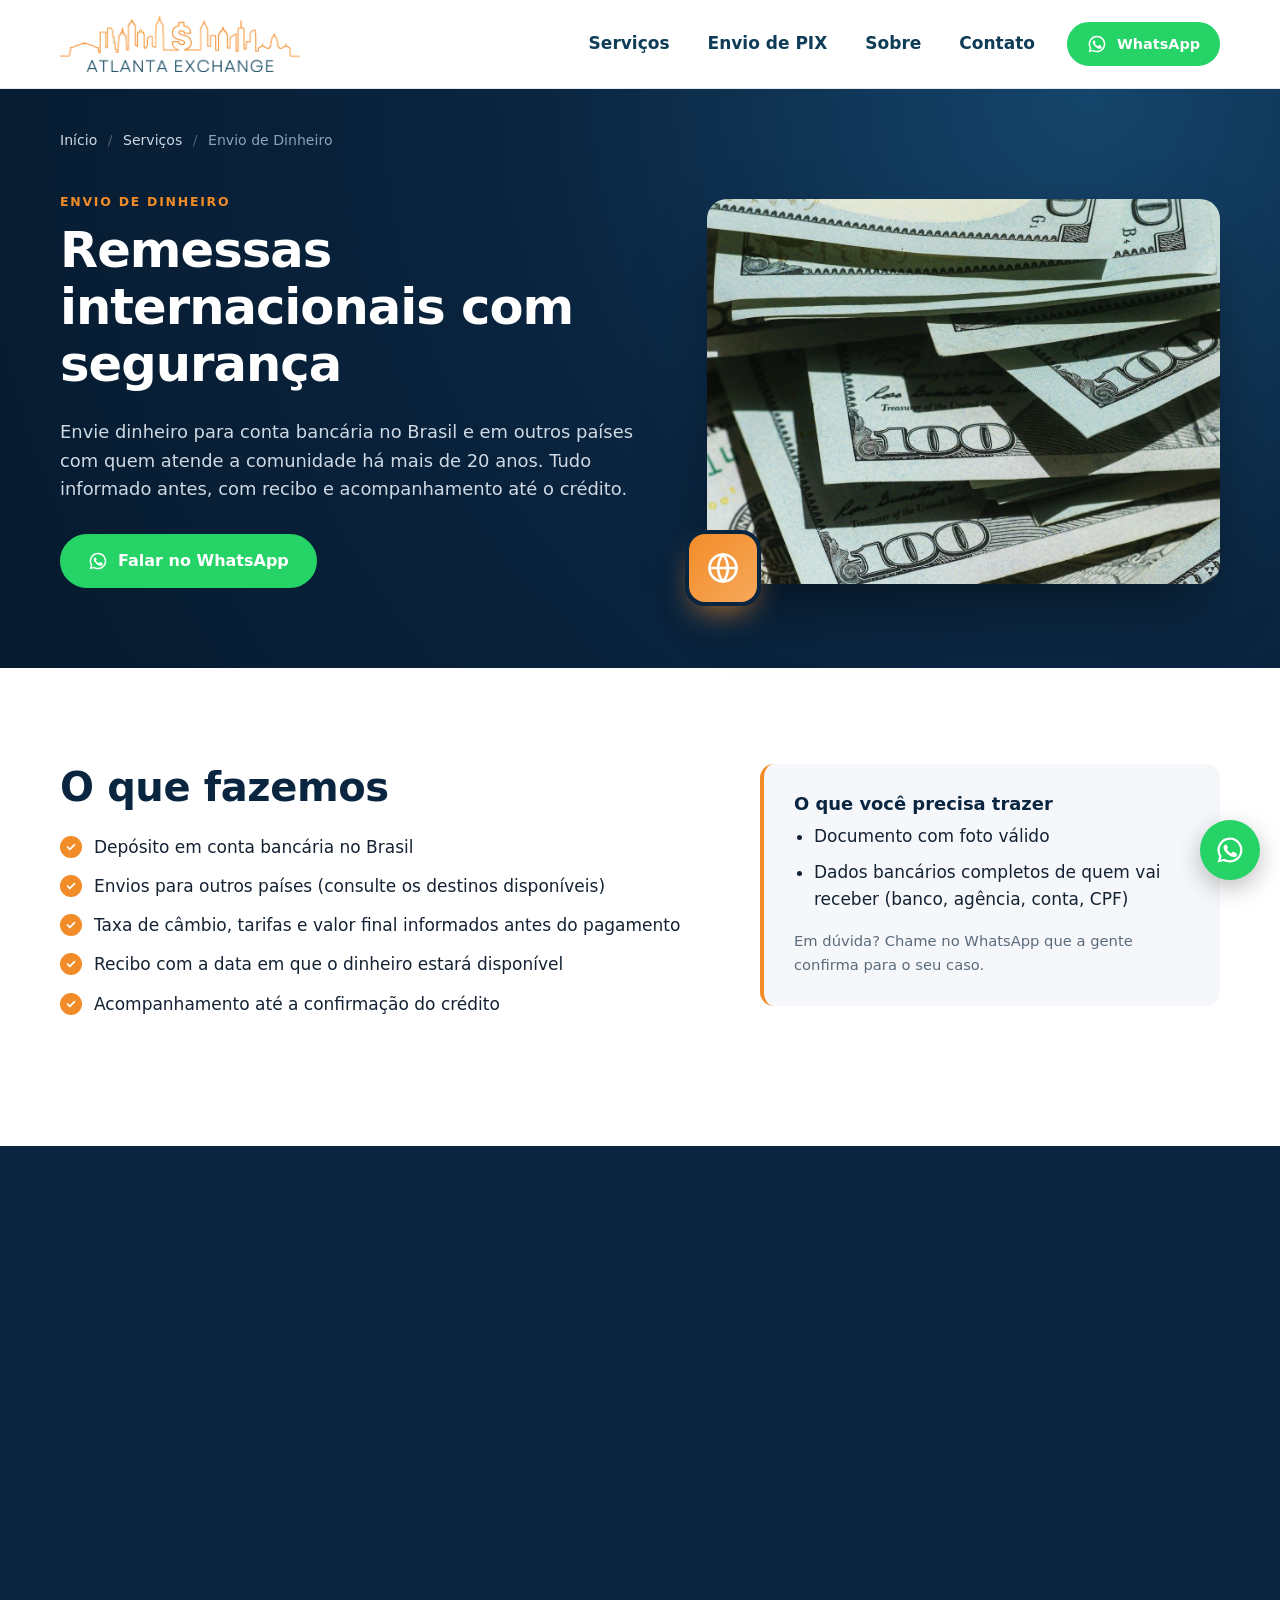
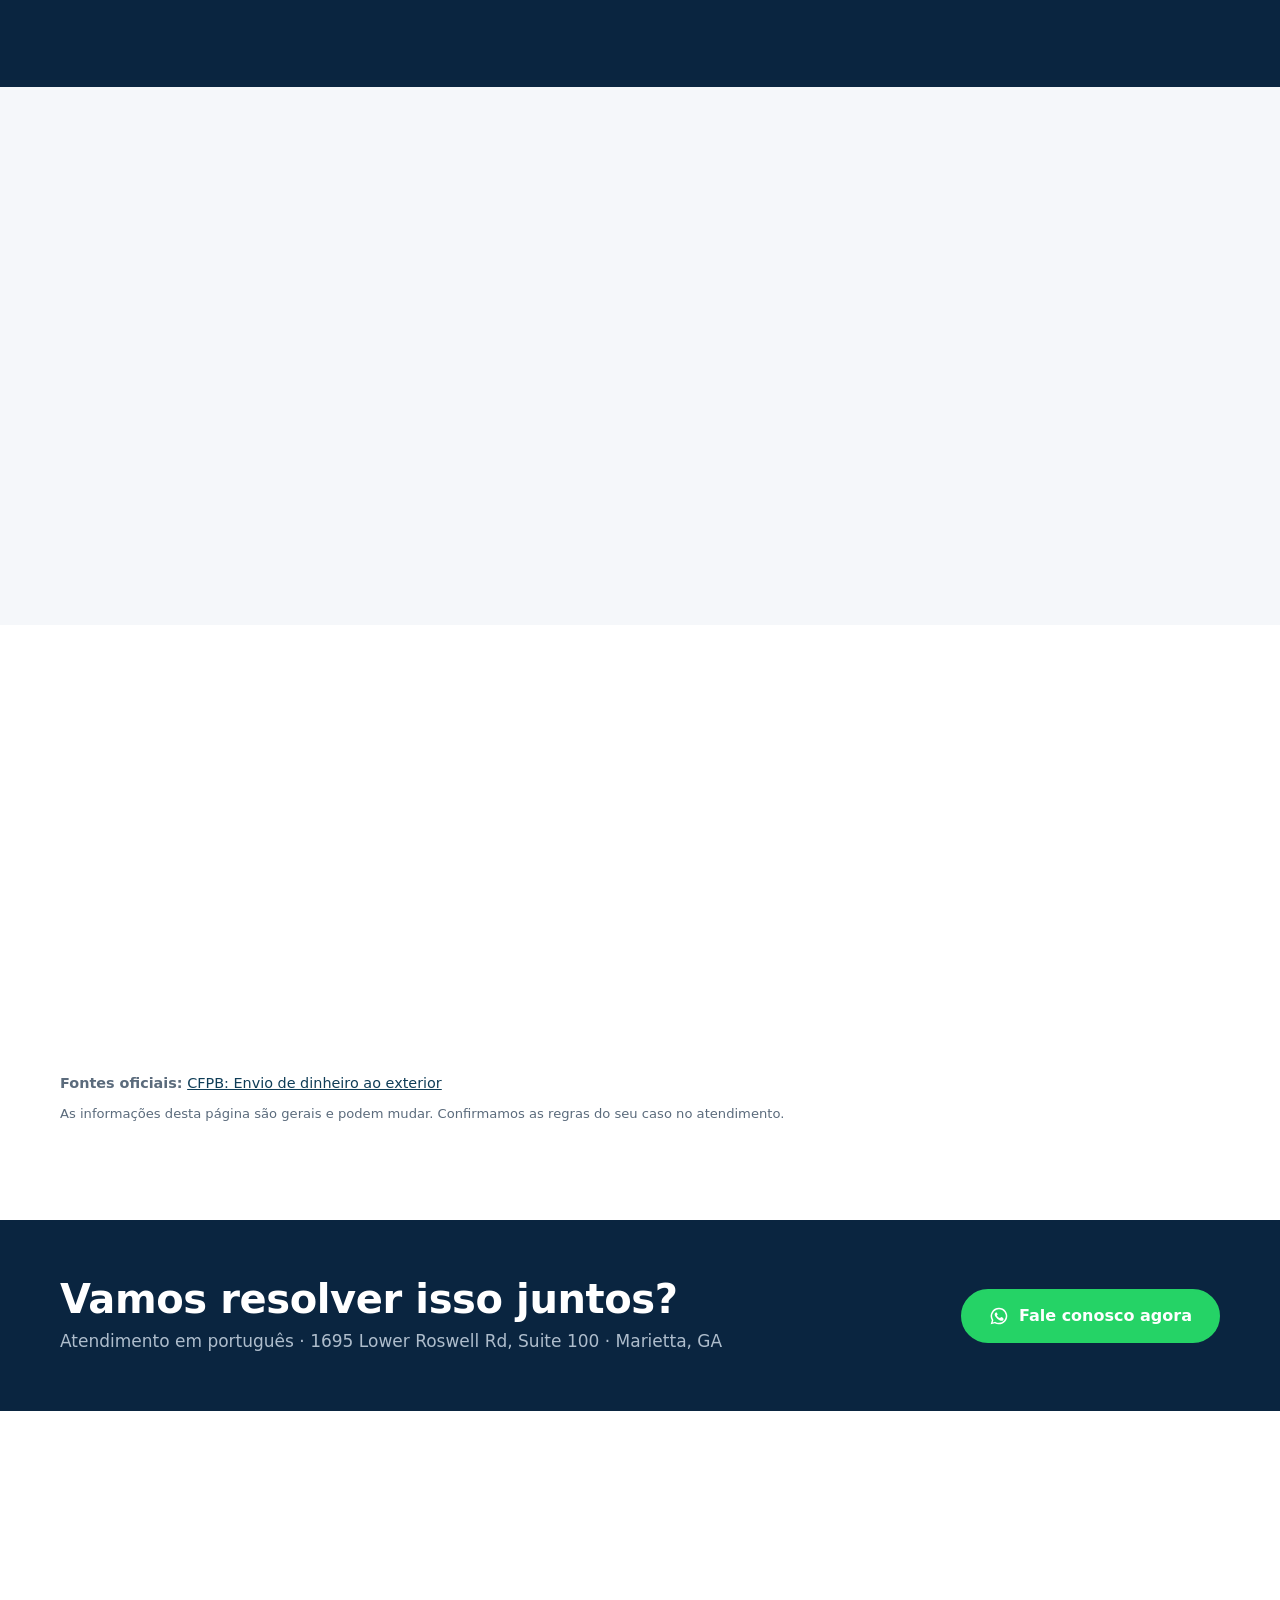
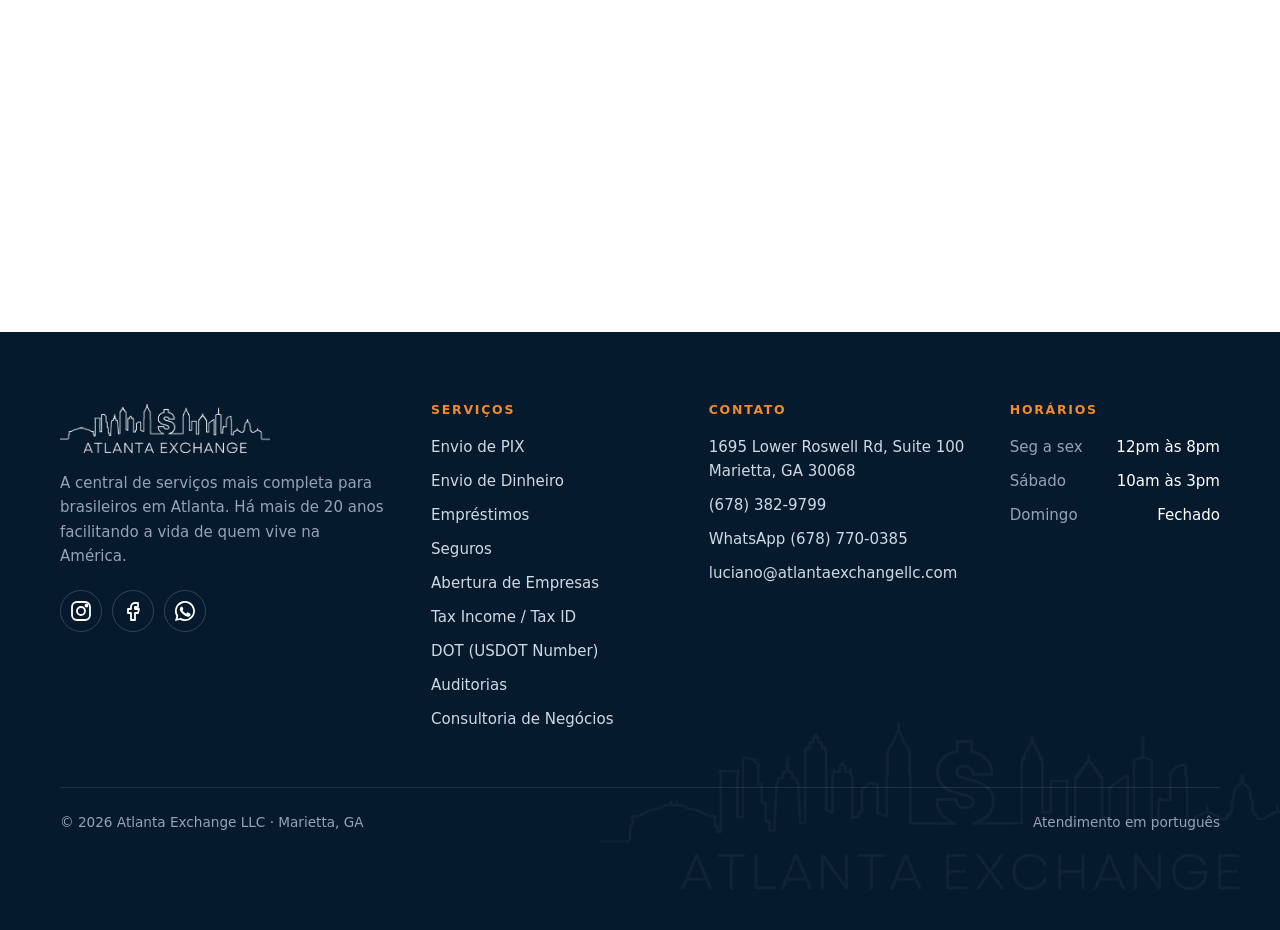
<file: site/servicos/envio-de-dinheiro.html>
<!doctype html>
<html lang="pt-BR">
<head>
  <meta charset="utf-8">
  <meta name="viewport" content="width=device-width, initial-scale=1">
  <meta http-equiv="Content-Security-Policy" content="default-src 'self'; script-src 'self'; style-src 'self' https://fonts.googleapis.com; font-src https://fonts.gstatic.com; img-src 'self' data:; connect-src https://economia.awesomeapi.com.br https://api.web3forms.com; frame-src https://www.google.com https://maps.google.com; object-src 'none'; base-uri 'self'; form-action 'none'; upgrade-insecure-requests">
  <meta name="referrer" content="strict-origin-when-cross-origin">
  <title>Envio de Dinheiro para o Brasil em Atlanta, GA | Atlanta Exchange</title>
  <meta name="description" content="Remessas internacionais para conta bancária no Brasil e em outros países, com recibo e acompanhamento. Atendimento em português em Marietta, GA.">
  <link rel="canonical" href="https://www.atlantaexchangellc.com/servicos/envio-de-dinheiro.html">
  <meta name="theme-color" content="#0a2540">
  <meta property="og:type" content="website">
  <meta property="og:site_name" content="Atlanta Exchange">
  <meta property="og:url" content="https://www.atlantaexchangellc.com/servicos/envio-de-dinheiro.html">
  <meta property="og:title" content="Envio de Dinheiro para o Brasil em Atlanta, GA | Atlanta Exchange">
  <meta property="og:description" content="Remessas internacionais para conta bancária no Brasil e em outros países, com recibo e acompanhamento. Atendimento em português em Marietta, GA.">
  <meta property="og:image" content="https://www.atlantaexchangellc.com/img/servicos/envio-de-dinheiro.jpg">
  <meta property="og:image:alt" content="Notas de cem dólares">
  <meta property="og:locale" content="pt_BR">
  <meta name="twitter:card" content="summary_large_image">
  <link rel="icon" href="../img/favicon.svg" type="image/svg+xml">
  <link rel="apple-touch-icon" href="../img/apple-touch-icon.png">
  <link rel="preload" as="image" href="../img/servicos/envio-de-dinheiro.jpg">
  <link rel="preconnect" href="https://fonts.googleapis.com">
  <link rel="preconnect" href="https://fonts.gstatic.com" crossorigin>
  <link href="https://fonts.googleapis.com/css2?family=Montserrat:wght@600;700;800&family=DM+Sans:wght@400;500;700&display=swap" rel="stylesheet">
  <link rel="stylesheet" href="../styles.css">
  <script type="application/ld+json">[{"@context":"https://schema.org","@type":"Service","name":"Envio de Dinheiro","description":"Remessas internacionais para conta bancária no Brasil e em outros países, com recibo e acompanhamento.","url":"https://www.atlantaexchangellc.com/servicos/envio-de-dinheiro.html","image":"https://www.atlantaexchangellc.com/img/servicos/envio-de-dinheiro.jpg","areaServed":[{"@type":"State","name":"Georgia"},{"@type":"City","name":"Atlanta"}],"availableLanguage":["pt-BR","en"],"provider":{"@type":"FinancialService","@id":"https://www.atlantaexchangellc.com/#empresa","name":"Atlanta Exchange LLC","telephone":"+1-678-382-9799"}},{"@context":"https://schema.org","@type":"BreadcrumbList","itemListElement":[{"@type":"ListItem","position":1,"name":"Início","item":"https://www.atlantaexchangellc.com/"},{"@type":"ListItem","position":2,"name":"Serviços","item":"https://www.atlantaexchangellc.com/#servicos"},{"@type":"ListItem","position":3,"name":"Envio de Dinheiro","item":"https://www.atlantaexchangellc.com/servicos/envio-de-dinheiro.html"}]},{"@context":"https://schema.org","@type":"FAQPage","mainEntity":[{"@type":"Question","name":"Qual a diferença para o PIX?","acceptedAnswer":{"@type":"Answer","text":"O PIX é creditado em uma chave PIX, normalmente no mesmo dia. A remessa bancária deposita direto em conta e também atende outros países."}},{"@type":"Question","name":"Existe limite de valor?","acceptedAnswer":{"@type":"Answer","text":"Depende do tipo de envio e do destino. Fale com a gente e informamos as condições."}}]}]</script>
</head>
<body>

<header class="nav" id="top">
  <div class="quote" data-quote hidden>
    <div class="wrap quote__inner">
      <span class="quote__live" aria-hidden="true"></span>
      <span class="quote__pair">Dólar hoje <small>USD → BRL</small></span>
      <strong class="quote__value" data-quote-value>R$ ...</strong>
      <span class="quote__change" data-quote-change></span>
      <span class="quote__time" data-quote-time></span>
      <a class="quote__cta" href="https://wa.me/16787700385?text=Ol%C3%A1!%20Qual%20a%20cota%C3%A7%C3%A3o%20de%20hoje%20para%20envio%20de%20PIX%3F" target="_blank" rel="noopener">Ver nossa cotação para PIX →</a>
    </div>
  </div>
  <div class="wrap nav__inner">
    <a href="../" class="nav__logo" aria-label="Atlanta Exchange, início">
      <img src="../img/logo.png" alt="Atlanta Exchange" width="250" height="58">
    </a>
    <button class="nav__toggle" aria-label="Abrir menu" aria-expanded="false" aria-controls="menu">
      <span></span><span></span><span></span>
    </button>
    <nav id="menu" class="nav__menu">
      <a href="../#servicos">Serviços</a>
      <a href="../#remessa">Envio de PIX</a>
      <a href="../#sobre">Sobre</a>
      <a href="../#contato">Contato</a>
      <a href="https://wa.me/16787700385" class="btn btn--sm btn--wa" target="_blank" rel="noopener"><svg class="wa-ico" viewBox="0 0 24 24" aria-hidden="true"><path fill="currentColor" d="M12 2a10 10 0 0 0-8.6 15.1L2 22l5-1.3A10 10 0 1 0 12 2Zm0 18.2a8.2 8.2 0 0 1-4.2-1.1l-.3-.2-3 .8.8-2.9-.2-.3A8.2 8.2 0 1 1 12 20.2Zm4.5-6.1c-.2-.1-1.5-.7-1.7-.8-.2-.1-.4-.1-.6.1l-.8 1c-.1.2-.3.2-.5.1a6.7 6.7 0 0 1-3.3-2.9c-.2-.4.2-.4.7-1.3.1-.2 0-.3 0-.4l-.8-1.8c-.2-.5-.4-.4-.6-.4h-.5a1 1 0 0 0-.7.3 3 3 0 0 0-.9 2.2 5.2 5.2 0 0 0 1.1 2.8 11.9 11.9 0 0 0 4.6 4c1.7.7 2.3.8 3.2.7.5-.1 1.5-.6 1.7-1.2.2-.6.2-1.1.2-1.2-.1-.1-.3-.2-.5-.3Z"/></svg> WhatsApp</a>
    </nav>
  </div>
</header>

<main>
  <section class="page-hero">
    <div class="wrap">
      <nav class="crumbs" aria-label="Você está em"><a href="../">Início</a> <span>/</span> <a href="../#servicos">Serviços</a> <span>/</span> Envio de Dinheiro</nav>
      <div class="page-hero__inner">
        <div>
          <p class="eyebrow">Envio de Dinheiro</p>
          <h1>Remessas internacionais com segurança</h1>
          <p class="page-hero__lead">Envie dinheiro para conta bancária no Brasil e em outros países com quem atende a comunidade há mais de 20 anos. Tudo informado antes, com recibo e acompanhamento até o crédito.</p>
          <a href="https://wa.me/16787700385?text=Ol%C3%A1!%20Quero%20fazer%20um%20envio%20de%20dinheiro." class="btn btn--wa" target="_blank" rel="noopener"><svg class="wa-ico" viewBox="0 0 24 24" aria-hidden="true"><path fill="currentColor" d="M12 2a10 10 0 0 0-8.6 15.1L2 22l5-1.3A10 10 0 1 0 12 2Zm0 18.2a8.2 8.2 0 0 1-4.2-1.1l-.3-.2-3 .8.8-2.9-.2-.3A8.2 8.2 0 1 1 12 20.2Zm4.5-6.1c-.2-.1-1.5-.7-1.7-.8-.2-.1-.4-.1-.6.1l-.8 1c-.1.2-.3.2-.5.1a6.7 6.7 0 0 1-3.3-2.9c-.2-.4.2-.4.7-1.3.1-.2 0-.3 0-.4l-.8-1.8c-.2-.5-.4-.4-.6-.4h-.5a1 1 0 0 0-.7.3 3 3 0 0 0-.9 2.2 5.2 5.2 0 0 0 1.1 2.8 11.9 11.9 0 0 0 4.6 4c1.7.7 2.3.8 3.2.7.5-.1 1.5-.6 1.7-1.2.2-.6.2-1.1.2-1.2-.1-.1-.3-.2-.5-.3Z"/></svg> Falar no WhatsApp</a>
        </div>
        <figure class="page-hero__photo">
          <img src="../img/servicos/envio-de-dinheiro.jpg" alt="Notas de cem dólares" width="1200" height="900">
          <span class="page-hero__icon"><svg viewBox="0 0 24 24"><circle cx="12" cy="12" r="9"/><path d="M3 12h18M12 3a14 14 0 0 1 0 18M12 3a14 14 0 0 0 0 18"/></svg></span>
        </figure>
      </div>
    </div>
  </section>

  <section class="section">
    <div class="wrap detail">
      <div>
        <h2>O que fazemos</h2>
        <ul class="checks checks--light">
          <li>Depósito em conta bancária no Brasil</li>
          <li>Envios para outros países (consulte os destinos disponíveis)</li>
          <li>Taxa de câmbio, tarifas e valor final informados antes do pagamento</li>
          <li>Recibo com a data em que o dinheiro estará disponível</li>
          <li>Acompanhamento até a confirmação do crédito</li>
        </ul>
      </div>
      <aside class="docs">
        <h3>O que você precisa trazer</h3>
        <ul>
          <li>Documento com foto válido</li>
          <li>Dados bancários completos de quem vai receber (banco, agência, conta, CPF)</li>
        </ul>
        <p class="docs__note">Em dúvida? Chame no WhatsApp que a gente confirma para o seu caso.</p>
      </aside>
    </div>
  </section>

  <section class="section section--dark">
    <div class="wrap">
      <div class="section__head"><p class="eyebrow">Prazos e regras importantes</p><h2>O que a lei exige</h2></div>
      <div class="rules rules--3">
        <div class="rule"><h3>Transparência obrigatória</h3><p>A regra federal de remessas (CFPB) garante que você saiba a taxa de câmbio, as tarifas, o valor que será entregue e a data de disponibilidade antes de pagar.</p></div>
        <div class="rule"><h3>Cancelamento e erros</h3><p>Em geral, você tem 30 minutos após o pagamento para cancelar. Se houver erro no envio, você tem direito a pedir correção.</p></div>
        <div class="rule"><h3>Identificação</h3><p>As leis americanas exigem identificação do cliente em remessas internacionais. Valores maiores podem exigir informações sobre a origem do dinheiro.</p></div>
      </div>
    </div>
  </section>

  <section class="section section--tint">
    <div class="wrap">
      <div class="section__head"><p class="eyebrow">Como funciona</p><h2>Simples, em 3 passos</h2></div>
      <ol class="steps">
        <li><h3>Informe o destino</h3><p>País, banco e dados de quem vai receber.</p></li>
        <li><h3>Feche a cotação</h3><p>Você sabe o valor final que chega antes de pagar.</p></li>
        <li><h3>Acompanhe</h3><p>Avisamos quando o dinheiro for creditado.</p></li>
      </ol>
    </div>
  </section>

  <section class="section">
    <div class="wrap faq">
      <div class="section__head"><p class="eyebrow">Dúvidas frequentes</p><h2>Perguntas sobre Envio de Dinheiro</h2></div>
      <details><summary>Qual a diferença para o PIX?</summary><p>O PIX é creditado em uma chave PIX, normalmente no mesmo dia. A remessa bancária deposita direto em conta e também atende outros países.</p></details>
      <details><summary>Existe limite de valor?</summary><p>Depende do tipo de envio e do destino. Fale com a gente e informamos as condições.</p></details>
      <p class="sources"><strong>Fontes oficiais:</strong> <a href="https://www.consumerfinance.gov/consumer-tools/sending-money/" target="_blank" rel="noopener">CFPB: Envio de dinheiro ao exterior</a></p>
      <p class="disclaimer">As informações desta página são gerais e podem mudar. Confirmamos as regras do seu caso no atendimento.</p>
    </div>
  </section>

  <section class="cta-band">
    <div class="wrap cta-band__inner">
      <div>
        <h2>Vamos resolver isso juntos?</h2>
        <p>Atendimento em português · 1695 Lower Roswell Rd, Suite 100 · Marietta, GA</p>
      </div>
      <a href="https://wa.me/16787700385?text=Ol%C3%A1!%20Quero%20fazer%20um%20envio%20de%20dinheiro." class="btn btn--wa" target="_blank" rel="noopener"><svg class="wa-ico" viewBox="0 0 24 24" aria-hidden="true"><path fill="currentColor" d="M12 2a10 10 0 0 0-8.6 15.1L2 22l5-1.3A10 10 0 1 0 12 2Zm0 18.2a8.2 8.2 0 0 1-4.2-1.1l-.3-.2-3 .8.8-2.9-.2-.3A8.2 8.2 0 1 1 12 20.2Zm4.5-6.1c-.2-.1-1.5-.7-1.7-.8-.2-.1-.4-.1-.6.1l-.8 1c-.1.2-.3.2-.5.1a6.7 6.7 0 0 1-3.3-2.9c-.2-.4.2-.4.7-1.3.1-.2 0-.3 0-.4l-.8-1.8c-.2-.5-.4-.4-.6-.4h-.5a1 1 0 0 0-.7.3 3 3 0 0 0-.9 2.2 5.2 5.2 0 0 0 1.1 2.8 11.9 11.9 0 0 0 4.6 4c1.7.7 2.3.8 3.2.7.5-.1 1.5-.6 1.7-1.2.2-.6.2-1.1.2-1.2-.1-.1-.3-.2-.5-.3Z"/></svg> Fale conosco agora</a>
    </div>
  </section>

  <section class="section">
    <div class="wrap">
      <div class="section__head"><p class="eyebrow">Outros serviços</p><h2>Tudo em um só lugar</h2></div>
      <div class="others">
        <a href="envio-de-pix.html"><span class="card__icon"><svg viewBox="0 0 24 24"><rect x="2" y="6" width="20" height="12" rx="2"/><path d="M14.5 9.5h-3.2a1.5 1.5 0 0 0 0 3h1.4a1.5 1.5 0 0 1 0 3H9.5M12 8v1.5M12 15.5V17M5.5 9v.01M18.5 15v.01"/></svg></span>Envio de PIX</a>
        <a href="emprestimos.html"><span class="card__icon"><svg viewBox="0 0 24 24"><rect x="3" y="6" width="18" height="13" rx="2"/><path d="M3 10h18M7 15h4"/></svg></span>Empréstimos</a>
        <a href="seguros.html"><span class="card__icon"><svg viewBox="0 0 24 24"><path d="M12 3 4 6v6c0 4.5 3.4 8.3 8 9 4.6-.7 8-4.5 8-9V6l-8-3Z"/><path d="m9 12 2 2 4-4"/></svg></span>Seguros</a>
        <a href="abertura-de-empresas.html"><span class="card__icon"><svg viewBox="0 0 24 24"><path d="M4 21V8l8-5 8 5v13"/><path d="M9 21v-6h6v6M4 21h16"/></svg></span>Abertura de Empresas</a>
        <a href="tax-income-tax-id.html"><span class="card__icon"><svg viewBox="0 0 24 24"><path d="M7 3h7l5 5v13H7z"/><path d="M14 3v5h5M10 13h6M10 17h6"/></svg></span>Tax Income / Tax ID</a>
        <a href="dot-usdot.html"><span class="card__icon"><svg viewBox="0 0 24 24"><path d="M2 7h11v9H2zM13 10h4l3 3v3h-7"/><circle cx="6" cy="17.5" r="1.8"/><circle cx="17" cy="17.5" r="1.8"/></svg></span>DOT (USDOT Number)</a>
        <a href="auditorias.html"><span class="card__icon"><svg viewBox="0 0 24 24"><circle cx="11" cy="11" r="7"/><path d="m20 20-4-4M8 11h6M11 8v6"/></svg></span>Auditorias</a>
        <a href="consultoria-de-negocios.html"><span class="card__icon"><svg viewBox="0 0 24 24"><path d="M4 19V9M10 19V5M16 19v-7M22 19H2"/></svg></span>Consultoria de Negócios</a>
      </div>
    </div>
  </section>
</main>

<footer class="footer">
  <div class="footer__skyline" aria-hidden="true"></div>
  <div class="wrap footer__grid">
    <div class="footer__brand">
      <img src="../img/logo-white.png" alt="Atlanta Exchange" width="230" height="54" loading="lazy">
      <p>A central de serviços mais completa para brasileiros em Atlanta. Há mais de 20 anos facilitando a vida de quem vive na América.</p>
      <nav class="footer__social" aria-label="Redes sociais">
      <a href="https://www.instagram.com/atlantaexchangellc" target="_blank" rel="noopener" aria-label="Instagram">
        <svg viewBox="0 0 24 24"><rect x="3" y="3" width="18" height="18" rx="5"/><circle cx="12" cy="12" r="4"/><circle cx="17.5" cy="6.5" r="1" fill="currentColor"/></svg>
      </a>
      <a href="https://www.facebook.com/atlantaexchangellc" target="_blank" rel="noopener" aria-label="Facebook">
        <svg viewBox="0 0 24 24"><path d="M14 8h3V4h-3a4 4 0 0 0-4 4v2H7v4h3v7h4v-7h3l1-4h-4V8Z"/></svg>
      </a>
      <a href="https://wa.me/16787700385" target="_blank" rel="noopener" aria-label="WhatsApp">
        <svg class="wa-ico" viewBox="0 0 24 24" aria-hidden="true"><path fill="currentColor" d="M12 2a10 10 0 0 0-8.6 15.1L2 22l5-1.3A10 10 0 1 0 12 2Zm0 18.2a8.2 8.2 0 0 1-4.2-1.1l-.3-.2-3 .8.8-2.9-.2-.3A8.2 8.2 0 1 1 12 20.2Zm4.5-6.1c-.2-.1-1.5-.7-1.7-.8-.2-.1-.4-.1-.6.1l-.8 1c-.1.2-.3.2-.5.1a6.7 6.7 0 0 1-3.3-2.9c-.2-.4.2-.4.7-1.3.1-.2 0-.3 0-.4l-.8-1.8c-.2-.5-.4-.4-.6-.4h-.5a1 1 0 0 0-.7.3 3 3 0 0 0-.9 2.2 5.2 5.2 0 0 0 1.1 2.8 11.9 11.9 0 0 0 4.6 4c1.7.7 2.3.8 3.2.7.5-.1 1.5-.6 1.7-1.2.2-.6.2-1.1.2-1.2-.1-.1-.3-.2-.5-.3Z"/></svg>
      </a>
    </nav>
    </div>
    <nav class="footer__col" aria-label="Serviços">
      <h2>Serviços</h2>
      <ul>
<!-- RODAPE-SERVICOS:INICIO -->
        <li><a href="../servicos/envio-de-pix.html">Envio de PIX</a></li>
        <li><a href="../servicos/envio-de-dinheiro.html">Envio de Dinheiro</a></li>
        <li><a href="../servicos/emprestimos.html">Empréstimos</a></li>
        <li><a href="../servicos/seguros.html">Seguros</a></li>
        <li><a href="../servicos/abertura-de-empresas.html">Abertura de Empresas</a></li>
        <li><a href="../servicos/tax-income-tax-id.html">Tax Income / Tax ID</a></li>
        <li><a href="../servicos/dot-usdot.html">DOT (USDOT Number)</a></li>
        <li><a href="../servicos/auditorias.html">Auditorias</a></li>
        <li><a href="../servicos/consultoria-de-negocios.html">Consultoria de Negócios</a></li>
<!-- RODAPE-SERVICOS:FIM -->
      </ul>
    </nav>
    <div class="footer__col">
      <h2>Contato</h2>
      <ul>
        <li><a href="https://maps.google.com/?q=1695+Lower+Roswell+Rd+Suite+100,+Marietta,+GA+30068" target="_blank" rel="noopener">1695 Lower Roswell Rd, Suite 100<br>Marietta, GA 30068</a></li>
        <li><a href="tel:+16783829799">(678) 382-9799</a></li>
        <li><a href="https://wa.me/16787700385" target="_blank" rel="noopener">WhatsApp (678) 770-0385</a></li>
        <li><a href="mailto:luciano@atlantaexchangellc.com">luciano@atlantaexchangellc.com</a></li>
      </ul>
    </div>
    <div class="footer__col">
      <h2>Horários</h2>
      <ul class="footer__hours">
        <li><span>Seg a sex</span> 12pm às 8pm</li>
        <li><span>Sábado</span> 10am às 3pm</li>
        <li><span>Domingo</span> Fechado</li>
      </ul>
    </div>
  </div>
  <div class="wrap footer__bottom">
    <p>© <span id="year">2026</span> Atlanta Exchange LLC · Marietta, GA</p>
    <p>Atendimento em português</p>
  </div>
</footer>

<a href="https://wa.me/16787700385" class="wa-float" target="_blank" rel="noopener" aria-label="Falar no WhatsApp">
  <svg viewBox="0 0 24 24" width="30" height="30" aria-hidden="true"><path fill="currentColor" d="M12 2a10 10 0 0 0-8.6 15.1L2 22l5-1.3A10 10 0 1 0 12 2Zm0 18.2a8.2 8.2 0 0 1-4.2-1.1l-.3-.2-3 .8.8-2.9-.2-.3A8.2 8.2 0 1 1 12 20.2Zm4.5-6.1c-.2-.1-1.5-.7-1.7-.8-.2-.1-.4-.1-.6.1l-.8 1c-.1.2-.3.2-.5.1a6.7 6.7 0 0 1-3.3-2.9c-.2-.4.2-.4.7-1.3.1-.2 0-.3 0-.4l-.8-1.8c-.2-.5-.4-.4-.6-.4h-.5a1 1 0 0 0-.7.3 3 3 0 0 0-.9 2.2 5.2 5.2 0 0 0 1.1 2.8 11.9 11.9 0 0 0 4.6 4c1.7.7 2.3.8 3.2.7.5-.1 1.5-.6 1.7-1.2.2-.6.2-1.1.2-1.2-.1-.1-.3-.2-.5-.3Z"/></svg>
</a>

<script src="../script.js"></script>
</body>
</html>
</file>
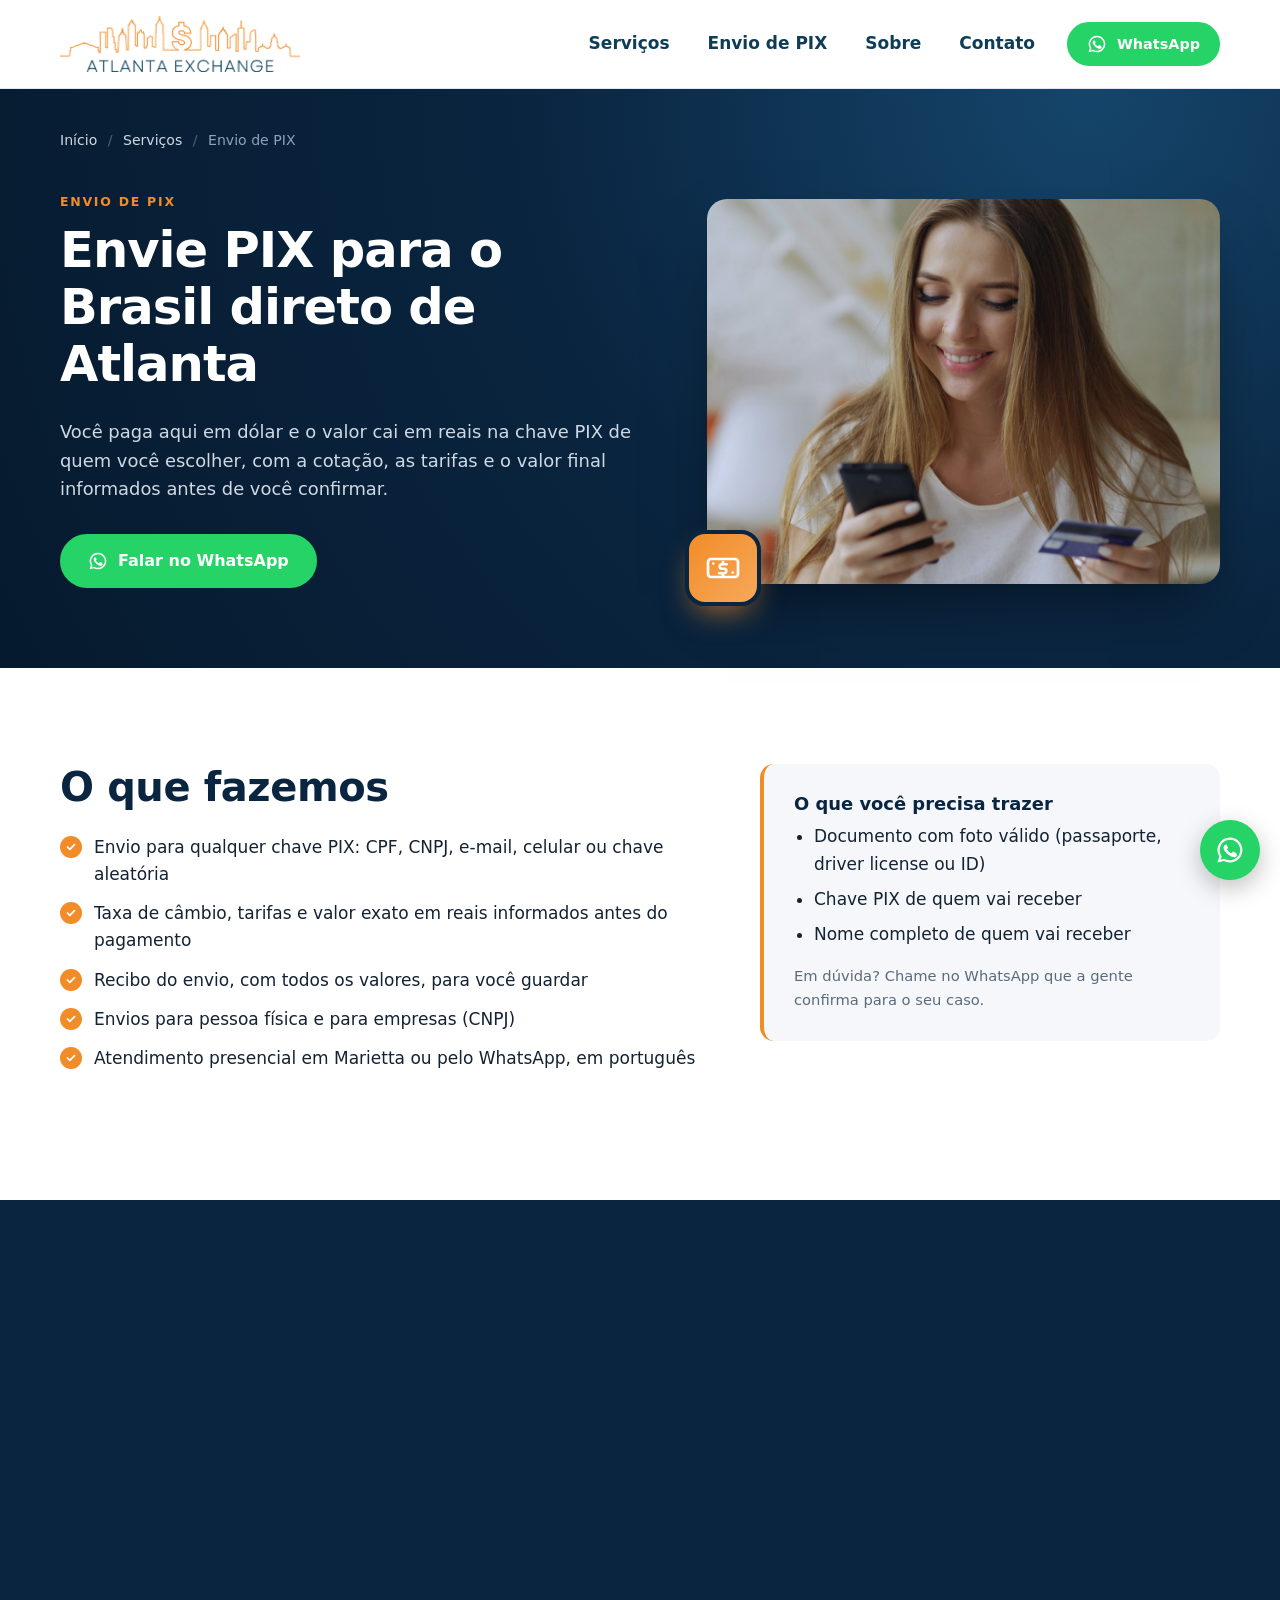
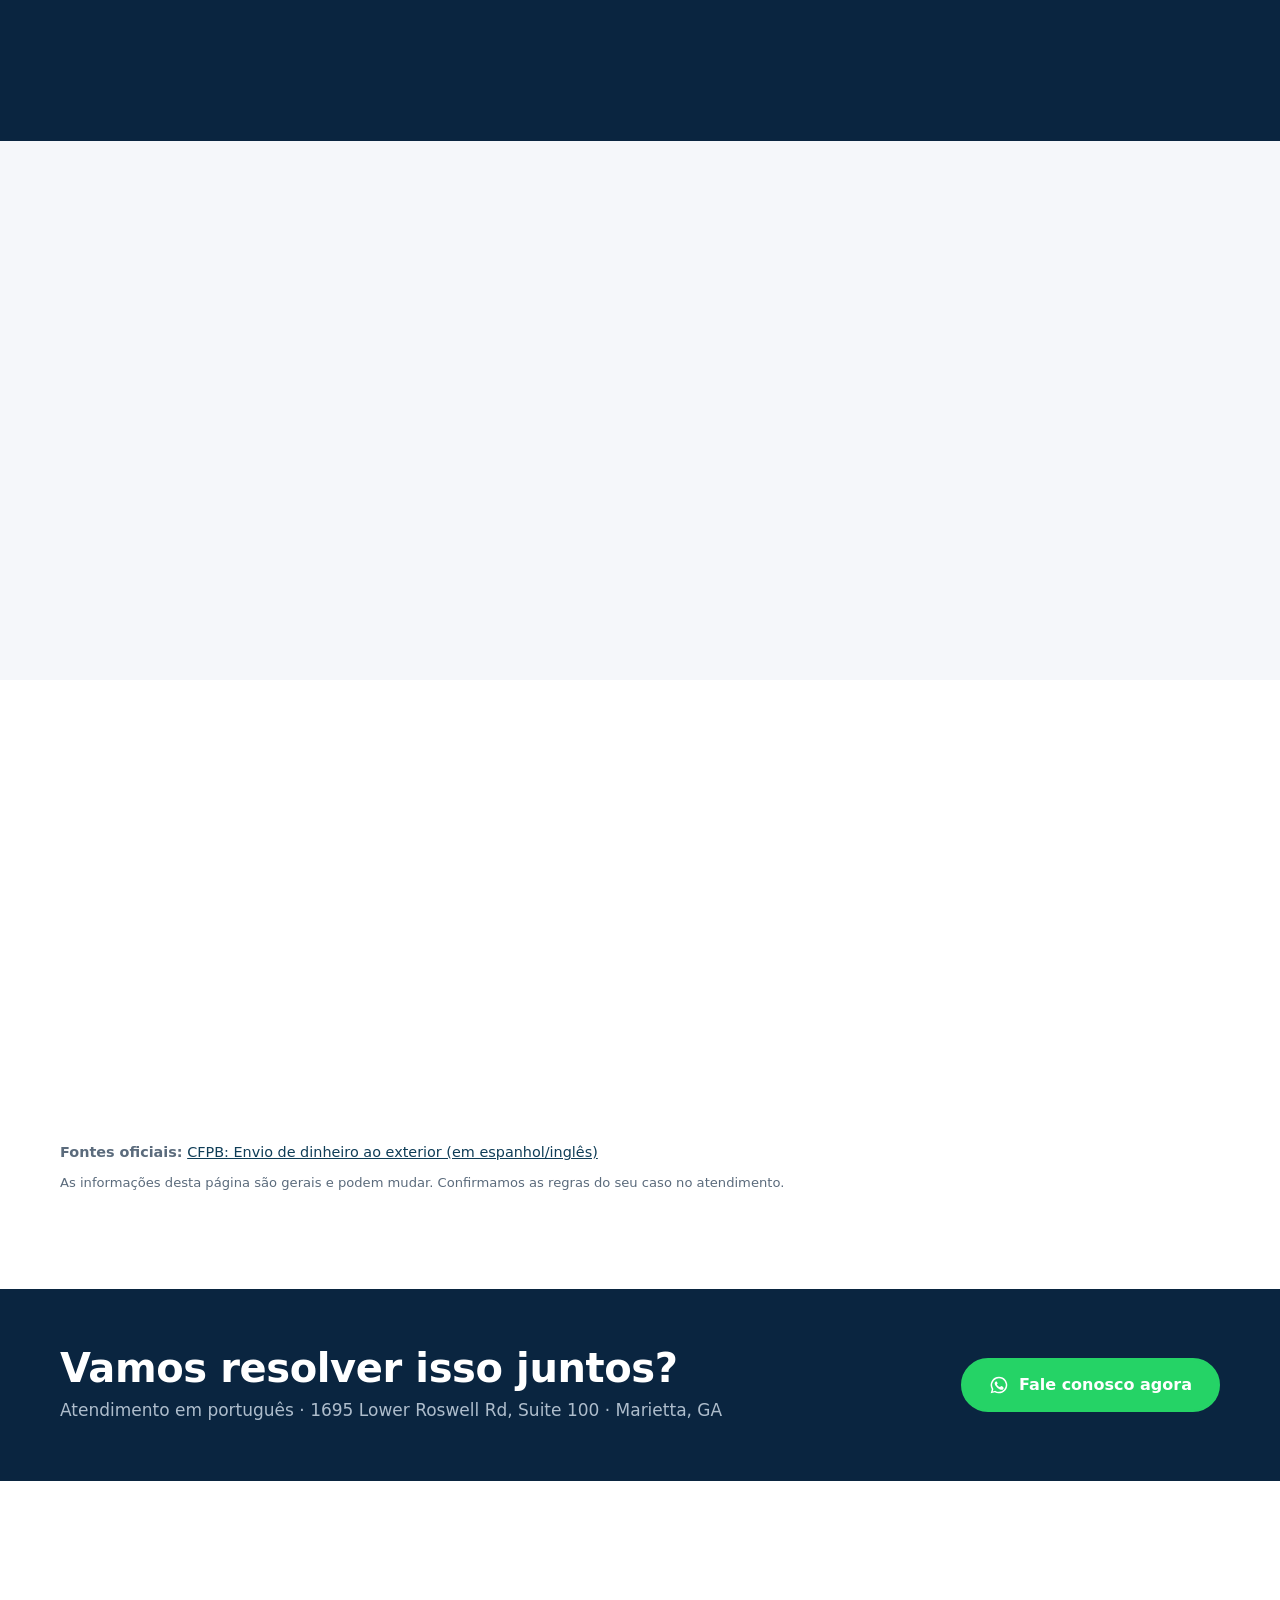
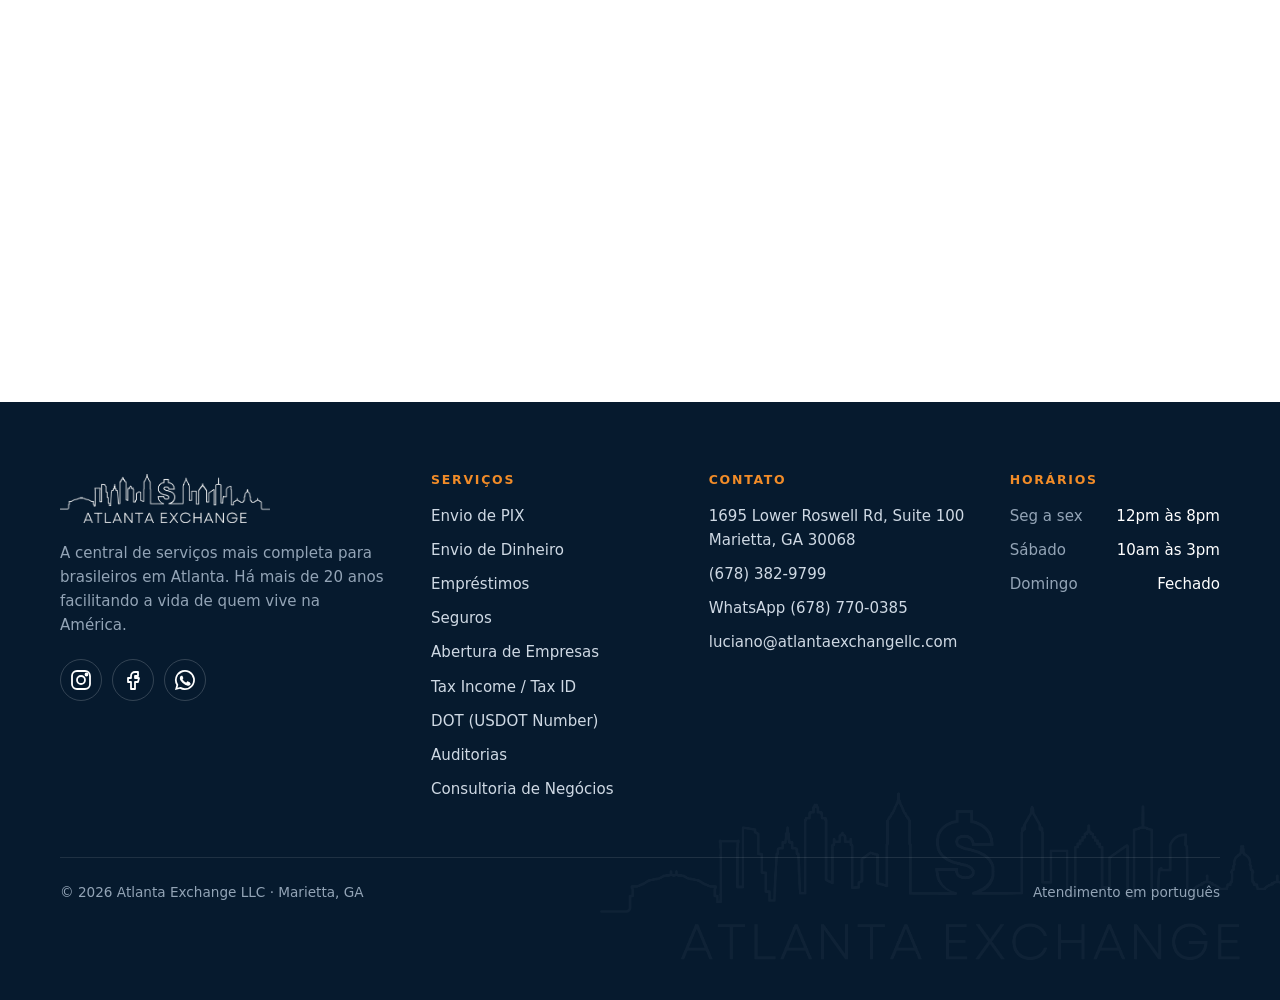
<file: site/servicos/envio-de-pix.html>
<!doctype html>
<html lang="pt-BR">
<head>
  <meta charset="utf-8">
  <meta name="viewport" content="width=device-width, initial-scale=1">
  <meta http-equiv="Content-Security-Policy" content="default-src 'self'; script-src 'self'; style-src 'self' https://fonts.googleapis.com; font-src https://fonts.gstatic.com; img-src 'self' data:; connect-src https://economia.awesomeapi.com.br https://api.web3forms.com; frame-src https://www.google.com https://maps.google.com; object-src 'none'; base-uri 'self'; form-action 'none'; upgrade-insecure-requests">
  <meta name="referrer" content="strict-origin-when-cross-origin">
  <title>Envio de PIX para o Brasil em Atlanta, GA | Atlanta Exchange</title>
  <meta name="description" content="Mande dinheiro dos EUA para qualquer chave PIX no Brasil, com cotação clara antes de fechar. Atendimento em português em Marietta, GA.">
  <link rel="canonical" href="https://www.atlantaexchangellc.com/servicos/envio-de-pix.html">
  <meta name="theme-color" content="#0a2540">
  <meta property="og:type" content="website">
  <meta property="og:site_name" content="Atlanta Exchange">
  <meta property="og:url" content="https://www.atlantaexchangellc.com/servicos/envio-de-pix.html">
  <meta property="og:title" content="Envio de PIX para o Brasil em Atlanta, GA | Atlanta Exchange">
  <meta property="og:description" content="Mande dinheiro dos EUA para qualquer chave PIX no Brasil, com cotação clara antes de fechar. Atendimento em português em Marietta, GA.">
  <meta property="og:image" content="https://www.atlantaexchangellc.com/img/servicos/envio-de-pix.jpg">
  <meta property="og:image:alt" content="Mulher sorrindo enquanto faz um pagamento pelo celular">
  <meta property="og:locale" content="pt_BR">
  <meta name="twitter:card" content="summary_large_image">
  <link rel="icon" href="../img/favicon.svg" type="image/svg+xml">
  <link rel="apple-touch-icon" href="../img/apple-touch-icon.png">
  <link rel="preload" as="image" href="../img/servicos/envio-de-pix.jpg">
  <link rel="preconnect" href="https://fonts.googleapis.com">
  <link rel="preconnect" href="https://fonts.gstatic.com" crossorigin>
  <link href="https://fonts.googleapis.com/css2?family=Montserrat:wght@600;700;800&family=DM+Sans:wght@400;500;700&display=swap" rel="stylesheet">
  <link rel="stylesheet" href="../styles.css">
  <script type="application/ld+json">[{"@context":"https://schema.org","@type":"Service","name":"Envio de PIX","description":"Mande dinheiro dos EUA para qualquer chave PIX no Brasil, com cotação clara antes de fechar.","url":"https://www.atlantaexchangellc.com/servicos/envio-de-pix.html","image":"https://www.atlantaexchangellc.com/img/servicos/envio-de-pix.jpg","areaServed":[{"@type":"State","name":"Georgia"},{"@type":"City","name":"Atlanta"}],"availableLanguage":["pt-BR","en"],"provider":{"@type":"FinancialService","@id":"https://www.atlantaexchangellc.com/#empresa","name":"Atlanta Exchange LLC","telephone":"+1-678-382-9799"}},{"@context":"https://schema.org","@type":"BreadcrumbList","itemListElement":[{"@type":"ListItem","position":1,"name":"Início","item":"https://www.atlantaexchangellc.com/"},{"@type":"ListItem","position":2,"name":"Serviços","item":"https://www.atlantaexchangellc.com/#servicos"},{"@type":"ListItem","position":3,"name":"Envio de PIX","item":"https://www.atlantaexchangellc.com/servicos/envio-de-pix.html"}]},{"@context":"https://schema.org","@type":"FAQPage","mainEntity":[{"@type":"Question","name":"Quanto tempo demora para chegar?","acceptedAnswer":{"@type":"Answer","text":"Na maioria dos casos o valor é creditado no mesmo dia. O prazo de disponibilidade aparece no seu recibo."}},{"@type":"Question","name":"Posso enviar para conta de empresa?","acceptedAnswer":{"@type":"Answer","text":"Sim, também enviamos para chaves PIX ligadas a CNPJ."}},{"@type":"Question","name":"Por que pedem documento?","acceptedAnswer":{"@type":"Answer","text":"Toda empresa que envia dinheiro para o exterior nos EUA é obrigada por lei a identificar o cliente. Isso protege você e quem recebe."}}]}]</script>
</head>
<body>

<header class="nav" id="top">
  <div class="quote" data-quote hidden>
    <div class="wrap quote__inner">
      <span class="quote__live" aria-hidden="true"></span>
      <span class="quote__pair">Dólar hoje <small>USD → BRL</small></span>
      <strong class="quote__value" data-quote-value>R$ ...</strong>
      <span class="quote__change" data-quote-change></span>
      <span class="quote__time" data-quote-time></span>
      <a class="quote__cta" href="https://wa.me/16787700385?text=Ol%C3%A1!%20Qual%20a%20cota%C3%A7%C3%A3o%20de%20hoje%20para%20envio%20de%20PIX%3F" target="_blank" rel="noopener">Ver nossa cotação para PIX →</a>
    </div>
  </div>
  <div class="wrap nav__inner">
    <a href="../" class="nav__logo" aria-label="Atlanta Exchange, início">
      <img src="../img/logo.png" alt="Atlanta Exchange" width="250" height="58">
    </a>
    <button class="nav__toggle" aria-label="Abrir menu" aria-expanded="false" aria-controls="menu">
      <span></span><span></span><span></span>
    </button>
    <nav id="menu" class="nav__menu">
      <a href="../#servicos">Serviços</a>
      <a href="../#remessa">Envio de PIX</a>
      <a href="../#sobre">Sobre</a>
      <a href="../#contato">Contato</a>
      <a href="https://wa.me/16787700385" class="btn btn--sm btn--wa" target="_blank" rel="noopener"><svg class="wa-ico" viewBox="0 0 24 24" aria-hidden="true"><path fill="currentColor" d="M12 2a10 10 0 0 0-8.6 15.1L2 22l5-1.3A10 10 0 1 0 12 2Zm0 18.2a8.2 8.2 0 0 1-4.2-1.1l-.3-.2-3 .8.8-2.9-.2-.3A8.2 8.2 0 1 1 12 20.2Zm4.5-6.1c-.2-.1-1.5-.7-1.7-.8-.2-.1-.4-.1-.6.1l-.8 1c-.1.2-.3.2-.5.1a6.7 6.7 0 0 1-3.3-2.9c-.2-.4.2-.4.7-1.3.1-.2 0-.3 0-.4l-.8-1.8c-.2-.5-.4-.4-.6-.4h-.5a1 1 0 0 0-.7.3 3 3 0 0 0-.9 2.2 5.2 5.2 0 0 0 1.1 2.8 11.9 11.9 0 0 0 4.6 4c1.7.7 2.3.8 3.2.7.5-.1 1.5-.6 1.7-1.2.2-.6.2-1.1.2-1.2-.1-.1-.3-.2-.5-.3Z"/></svg> WhatsApp</a>
    </nav>
  </div>
</header>

<main>
  <section class="page-hero">
    <div class="wrap">
      <nav class="crumbs" aria-label="Você está em"><a href="../">Início</a> <span>/</span> <a href="../#servicos">Serviços</a> <span>/</span> Envio de PIX</nav>
      <div class="page-hero__inner">
        <div>
          <p class="eyebrow">Envio de PIX</p>
          <h1>Envie PIX para o Brasil direto de Atlanta</h1>
          <p class="page-hero__lead">Você paga aqui em dólar e o valor cai em reais na chave PIX de quem você escolher, com a cotação, as tarifas e o valor final informados antes de você confirmar.</p>
          <a href="https://wa.me/16787700385?text=Ol%C3%A1!%20Quero%20fazer%20um%20envio%20de%20PIX%20para%20o%20Brasil." class="btn btn--wa" target="_blank" rel="noopener"><svg class="wa-ico" viewBox="0 0 24 24" aria-hidden="true"><path fill="currentColor" d="M12 2a10 10 0 0 0-8.6 15.1L2 22l5-1.3A10 10 0 1 0 12 2Zm0 18.2a8.2 8.2 0 0 1-4.2-1.1l-.3-.2-3 .8.8-2.9-.2-.3A8.2 8.2 0 1 1 12 20.2Zm4.5-6.1c-.2-.1-1.5-.7-1.7-.8-.2-.1-.4-.1-.6.1l-.8 1c-.1.2-.3.2-.5.1a6.7 6.7 0 0 1-3.3-2.9c-.2-.4.2-.4.7-1.3.1-.2 0-.3 0-.4l-.8-1.8c-.2-.5-.4-.4-.6-.4h-.5a1 1 0 0 0-.7.3 3 3 0 0 0-.9 2.2 5.2 5.2 0 0 0 1.1 2.8 11.9 11.9 0 0 0 4.6 4c1.7.7 2.3.8 3.2.7.5-.1 1.5-.6 1.7-1.2.2-.6.2-1.1.2-1.2-.1-.1-.3-.2-.5-.3Z"/></svg> Falar no WhatsApp</a>
        </div>
        <figure class="page-hero__photo">
          <img src="../img/servicos/envio-de-pix.jpg" alt="Mulher sorrindo enquanto faz um pagamento pelo celular" width="1200" height="900">
          <span class="page-hero__icon"><svg viewBox="0 0 24 24"><rect x="2" y="6" width="20" height="12" rx="2"/><path d="M14.5 9.5h-3.2a1.5 1.5 0 0 0 0 3h1.4a1.5 1.5 0 0 1 0 3H9.5M12 8v1.5M12 15.5V17M5.5 9v.01M18.5 15v.01"/></svg></span>
        </figure>
      </div>
    </div>
  </section>

  <section class="section">
    <div class="wrap detail">
      <div>
        <h2>O que fazemos</h2>
        <ul class="checks checks--light">
          <li>Envio para qualquer chave PIX: CPF, CNPJ, e-mail, celular ou chave aleatória</li>
          <li>Taxa de câmbio, tarifas e valor exato em reais informados antes do pagamento</li>
          <li>Recibo do envio, com todos os valores, para você guardar</li>
          <li>Envios para pessoa física e para empresas (CNPJ)</li>
          <li>Atendimento presencial em Marietta ou pelo WhatsApp, em português</li>
        </ul>
      </div>
      <aside class="docs">
        <h3>O que você precisa trazer</h3>
        <ul>
          <li>Documento com foto válido (passaporte, driver license ou ID)</li>
          <li>Chave PIX de quem vai receber</li>
          <li>Nome completo de quem vai receber</li>
        </ul>
        <p class="docs__note">Em dúvida? Chame no WhatsApp que a gente confirma para o seu caso.</p>
      </aside>
    </div>
  </section>

  <section class="section section--dark">
    <div class="wrap">
      <div class="section__head"><p class="eyebrow">Prazos e regras importantes</p><h2>O que a lei exige</h2></div>
      <div class="rules rules--3">
        <div class="rule"><h3>Seus direitos por lei</h3><p>Pela regra federal de remessas (CFPB), quem envia dinheiro para o exterior tem direito a saber a taxa de câmbio, as tarifas e o valor que será entregue antes de pagar, e a receber um recibo depois.</p></div>
        <div class="rule"><h3>Cancelamento</h3><p>Em geral, você pode cancelar uma remessa em até 30 minutos após o pagamento e receber o dinheiro de volta, desde que o valor ainda não tenha sido creditado.</p></div>
        <div class="rule"><h3>Identificação</h3><p>Por exigência das leis americanas contra lavagem de dinheiro, pedimos documento com foto. Envios de valores maiores podem exigir informações adicionais.</p></div>
      </div>
    </div>
  </section>

  <section class="section section--tint">
    <div class="wrap">
      <div class="section__head"><p class="eyebrow">Como funciona</p><h2>Simples, em 3 passos</h2></div>
      <ol class="steps">
        <li><h3>Fale com a gente</h3><p>Informe o valor e a chave PIX de quem vai receber.</p></li>
        <li><h3>Confira a cotação</h3><p>Você vê quanto chega em reais, já com as tarifas, antes de pagar.</p></li>
        <li><h3>Pronto</h3><p>O envio é feito e você recebe o recibo.</p></li>
      </ol>
    </div>
  </section>

  <section class="section">
    <div class="wrap faq">
      <div class="section__head"><p class="eyebrow">Dúvidas frequentes</p><h2>Perguntas sobre Envio de PIX</h2></div>
      <details><summary>Quanto tempo demora para chegar?</summary><p>Na maioria dos casos o valor é creditado no mesmo dia. O prazo de disponibilidade aparece no seu recibo.</p></details>
      <details><summary>Posso enviar para conta de empresa?</summary><p>Sim, também enviamos para chaves PIX ligadas a CNPJ.</p></details>
      <details><summary>Por que pedem documento?</summary><p>Toda empresa que envia dinheiro para o exterior nos EUA é obrigada por lei a identificar o cliente. Isso protege você e quem recebe.</p></details>
      <p class="sources"><strong>Fontes oficiais:</strong> <a href="https://www.consumerfinance.gov/consumer-tools/sending-money/" target="_blank" rel="noopener">CFPB: Envio de dinheiro ao exterior (em espanhol/inglês)</a></p>
      <p class="disclaimer">As informações desta página são gerais e podem mudar. Confirmamos as regras do seu caso no atendimento.</p>
    </div>
  </section>

  <section class="cta-band">
    <div class="wrap cta-band__inner">
      <div>
        <h2>Vamos resolver isso juntos?</h2>
        <p>Atendimento em português · 1695 Lower Roswell Rd, Suite 100 · Marietta, GA</p>
      </div>
      <a href="https://wa.me/16787700385?text=Ol%C3%A1!%20Quero%20fazer%20um%20envio%20de%20PIX%20para%20o%20Brasil." class="btn btn--wa" target="_blank" rel="noopener"><svg class="wa-ico" viewBox="0 0 24 24" aria-hidden="true"><path fill="currentColor" d="M12 2a10 10 0 0 0-8.6 15.1L2 22l5-1.3A10 10 0 1 0 12 2Zm0 18.2a8.2 8.2 0 0 1-4.2-1.1l-.3-.2-3 .8.8-2.9-.2-.3A8.2 8.2 0 1 1 12 20.2Zm4.5-6.1c-.2-.1-1.5-.7-1.7-.8-.2-.1-.4-.1-.6.1l-.8 1c-.1.2-.3.2-.5.1a6.7 6.7 0 0 1-3.3-2.9c-.2-.4.2-.4.7-1.3.1-.2 0-.3 0-.4l-.8-1.8c-.2-.5-.4-.4-.6-.4h-.5a1 1 0 0 0-.7.3 3 3 0 0 0-.9 2.2 5.2 5.2 0 0 0 1.1 2.8 11.9 11.9 0 0 0 4.6 4c1.7.7 2.3.8 3.2.7.5-.1 1.5-.6 1.7-1.2.2-.6.2-1.1.2-1.2-.1-.1-.3-.2-.5-.3Z"/></svg> Fale conosco agora</a>
    </div>
  </section>

  <section class="section">
    <div class="wrap">
      <div class="section__head"><p class="eyebrow">Outros serviços</p><h2>Tudo em um só lugar</h2></div>
      <div class="others">
        <a href="envio-de-dinheiro.html"><span class="card__icon"><svg viewBox="0 0 24 24"><circle cx="12" cy="12" r="9"/><path d="M3 12h18M12 3a14 14 0 0 1 0 18M12 3a14 14 0 0 0 0 18"/></svg></span>Envio de Dinheiro</a>
        <a href="emprestimos.html"><span class="card__icon"><svg viewBox="0 0 24 24"><rect x="3" y="6" width="18" height="13" rx="2"/><path d="M3 10h18M7 15h4"/></svg></span>Empréstimos</a>
        <a href="seguros.html"><span class="card__icon"><svg viewBox="0 0 24 24"><path d="M12 3 4 6v6c0 4.5 3.4 8.3 8 9 4.6-.7 8-4.5 8-9V6l-8-3Z"/><path d="m9 12 2 2 4-4"/></svg></span>Seguros</a>
        <a href="abertura-de-empresas.html"><span class="card__icon"><svg viewBox="0 0 24 24"><path d="M4 21V8l8-5 8 5v13"/><path d="M9 21v-6h6v6M4 21h16"/></svg></span>Abertura de Empresas</a>
        <a href="tax-income-tax-id.html"><span class="card__icon"><svg viewBox="0 0 24 24"><path d="M7 3h7l5 5v13H7z"/><path d="M14 3v5h5M10 13h6M10 17h6"/></svg></span>Tax Income / Tax ID</a>
        <a href="dot-usdot.html"><span class="card__icon"><svg viewBox="0 0 24 24"><path d="M2 7h11v9H2zM13 10h4l3 3v3h-7"/><circle cx="6" cy="17.5" r="1.8"/><circle cx="17" cy="17.5" r="1.8"/></svg></span>DOT (USDOT Number)</a>
        <a href="auditorias.html"><span class="card__icon"><svg viewBox="0 0 24 24"><circle cx="11" cy="11" r="7"/><path d="m20 20-4-4M8 11h6M11 8v6"/></svg></span>Auditorias</a>
        <a href="consultoria-de-negocios.html"><span class="card__icon"><svg viewBox="0 0 24 24"><path d="M4 19V9M10 19V5M16 19v-7M22 19H2"/></svg></span>Consultoria de Negócios</a>
      </div>
    </div>
  </section>
</main>

<footer class="footer">
  <div class="footer__skyline" aria-hidden="true"></div>
  <div class="wrap footer__grid">
    <div class="footer__brand">
      <img src="../img/logo-white.png" alt="Atlanta Exchange" width="230" height="54" loading="lazy">
      <p>A central de serviços mais completa para brasileiros em Atlanta. Há mais de 20 anos facilitando a vida de quem vive na América.</p>
      <nav class="footer__social" aria-label="Redes sociais">
      <a href="https://www.instagram.com/atlantaexchangellc" target="_blank" rel="noopener" aria-label="Instagram">
        <svg viewBox="0 0 24 24"><rect x="3" y="3" width="18" height="18" rx="5"/><circle cx="12" cy="12" r="4"/><circle cx="17.5" cy="6.5" r="1" fill="currentColor"/></svg>
      </a>
      <a href="https://www.facebook.com/atlantaexchangellc" target="_blank" rel="noopener" aria-label="Facebook">
        <svg viewBox="0 0 24 24"><path d="M14 8h3V4h-3a4 4 0 0 0-4 4v2H7v4h3v7h4v-7h3l1-4h-4V8Z"/></svg>
      </a>
      <a href="https://wa.me/16787700385" target="_blank" rel="noopener" aria-label="WhatsApp">
        <svg class="wa-ico" viewBox="0 0 24 24" aria-hidden="true"><path fill="currentColor" d="M12 2a10 10 0 0 0-8.6 15.1L2 22l5-1.3A10 10 0 1 0 12 2Zm0 18.2a8.2 8.2 0 0 1-4.2-1.1l-.3-.2-3 .8.8-2.9-.2-.3A8.2 8.2 0 1 1 12 20.2Zm4.5-6.1c-.2-.1-1.5-.7-1.7-.8-.2-.1-.4-.1-.6.1l-.8 1c-.1.2-.3.2-.5.1a6.7 6.7 0 0 1-3.3-2.9c-.2-.4.2-.4.7-1.3.1-.2 0-.3 0-.4l-.8-1.8c-.2-.5-.4-.4-.6-.4h-.5a1 1 0 0 0-.7.3 3 3 0 0 0-.9 2.2 5.2 5.2 0 0 0 1.1 2.8 11.9 11.9 0 0 0 4.6 4c1.7.7 2.3.8 3.2.7.5-.1 1.5-.6 1.7-1.2.2-.6.2-1.1.2-1.2-.1-.1-.3-.2-.5-.3Z"/></svg>
      </a>
    </nav>
    </div>
    <nav class="footer__col" aria-label="Serviços">
      <h2>Serviços</h2>
      <ul>
<!-- RODAPE-SERVICOS:INICIO -->
        <li><a href="../servicos/envio-de-pix.html">Envio de PIX</a></li>
        <li><a href="../servicos/envio-de-dinheiro.html">Envio de Dinheiro</a></li>
        <li><a href="../servicos/emprestimos.html">Empréstimos</a></li>
        <li><a href="../servicos/seguros.html">Seguros</a></li>
        <li><a href="../servicos/abertura-de-empresas.html">Abertura de Empresas</a></li>
        <li><a href="../servicos/tax-income-tax-id.html">Tax Income / Tax ID</a></li>
        <li><a href="../servicos/dot-usdot.html">DOT (USDOT Number)</a></li>
        <li><a href="../servicos/auditorias.html">Auditorias</a></li>
        <li><a href="../servicos/consultoria-de-negocios.html">Consultoria de Negócios</a></li>
<!-- RODAPE-SERVICOS:FIM -->
      </ul>
    </nav>
    <div class="footer__col">
      <h2>Contato</h2>
      <ul>
        <li><a href="https://maps.google.com/?q=1695+Lower+Roswell+Rd+Suite+100,+Marietta,+GA+30068" target="_blank" rel="noopener">1695 Lower Roswell Rd, Suite 100<br>Marietta, GA 30068</a></li>
        <li><a href="tel:+16783829799">(678) 382-9799</a></li>
        <li><a href="https://wa.me/16787700385" target="_blank" rel="noopener">WhatsApp (678) 770-0385</a></li>
        <li><a href="mailto:luciano@atlantaexchangellc.com">luciano@atlantaexchangellc.com</a></li>
      </ul>
    </div>
    <div class="footer__col">
      <h2>Horários</h2>
      <ul class="footer__hours">
        <li><span>Seg a sex</span> 12pm às 8pm</li>
        <li><span>Sábado</span> 10am às 3pm</li>
        <li><span>Domingo</span> Fechado</li>
      </ul>
    </div>
  </div>
  <div class="wrap footer__bottom">
    <p>© <span id="year">2026</span> Atlanta Exchange LLC · Marietta, GA</p>
    <p>Atendimento em português</p>
  </div>
</footer>

<a href="https://wa.me/16787700385" class="wa-float" target="_blank" rel="noopener" aria-label="Falar no WhatsApp">
  <svg viewBox="0 0 24 24" width="30" height="30" aria-hidden="true"><path fill="currentColor" d="M12 2a10 10 0 0 0-8.6 15.1L2 22l5-1.3A10 10 0 1 0 12 2Zm0 18.2a8.2 8.2 0 0 1-4.2-1.1l-.3-.2-3 .8.8-2.9-.2-.3A8.2 8.2 0 1 1 12 20.2Zm4.5-6.1c-.2-.1-1.5-.7-1.7-.8-.2-.1-.4-.1-.6.1l-.8 1c-.1.2-.3.2-.5.1a6.7 6.7 0 0 1-3.3-2.9c-.2-.4.2-.4.7-1.3.1-.2 0-.3 0-.4l-.8-1.8c-.2-.5-.4-.4-.6-.4h-.5a1 1 0 0 0-.7.3 3 3 0 0 0-.9 2.2 5.2 5.2 0 0 0 1.1 2.8 11.9 11.9 0 0 0 4.6 4c1.7.7 2.3.8 3.2.7.5-.1 1.5-.6 1.7-1.2.2-.6.2-1.1.2-1.2-.1-.1-.3-.2-.5-.3Z"/></svg>
</a>

<script src="../script.js"></script>
</body>
</html>
</file>
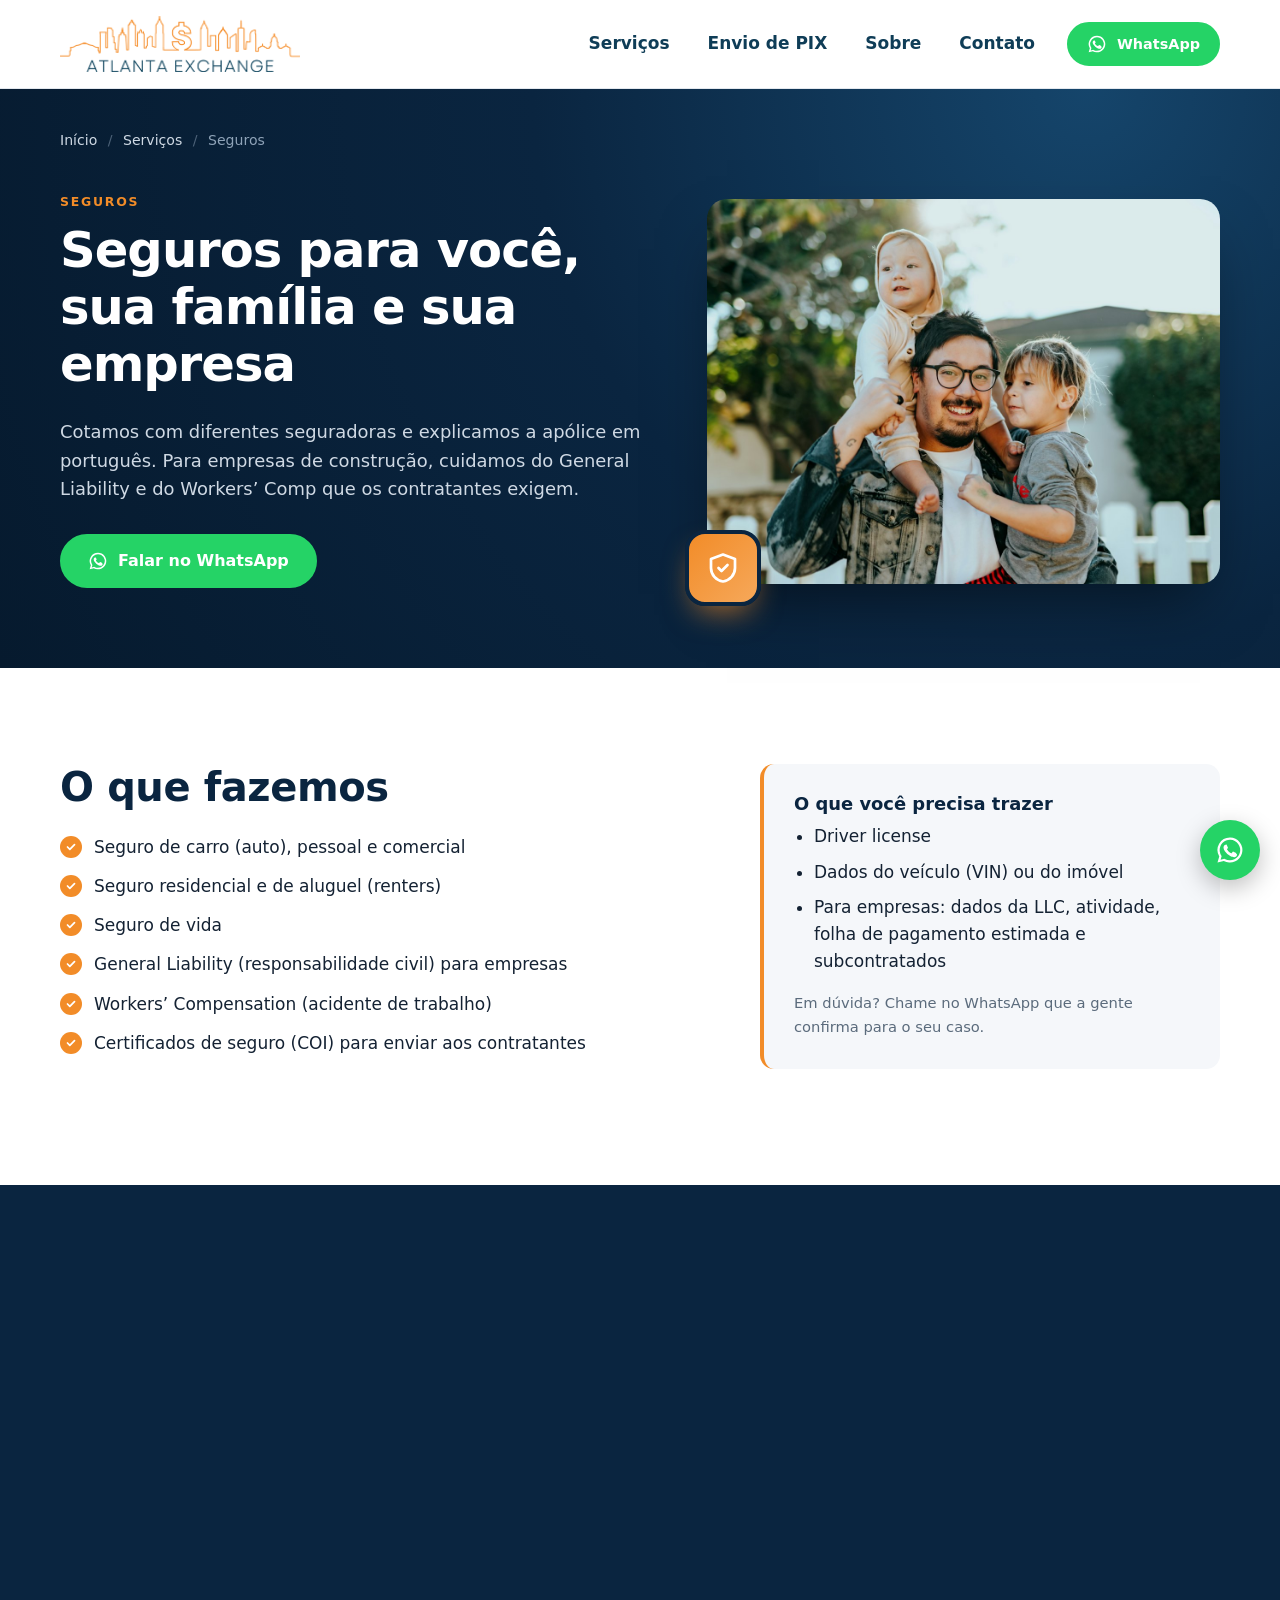
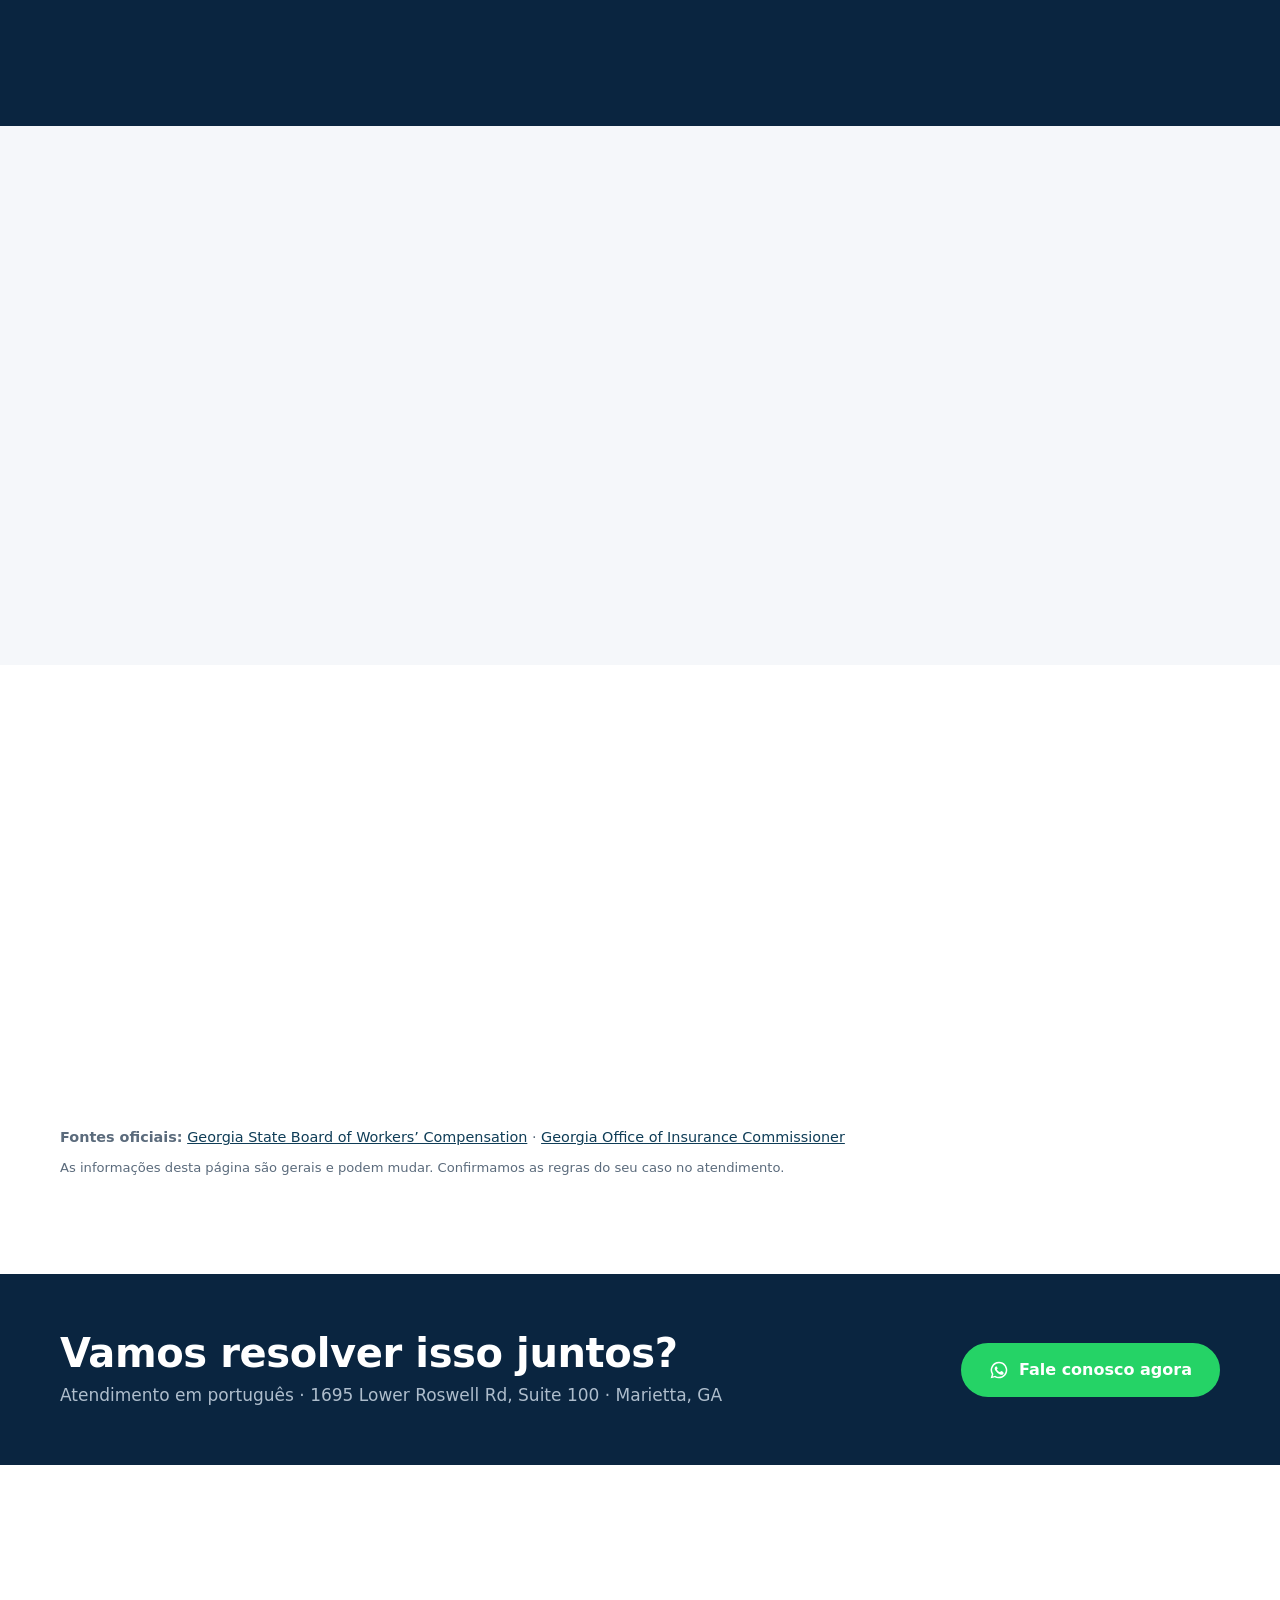
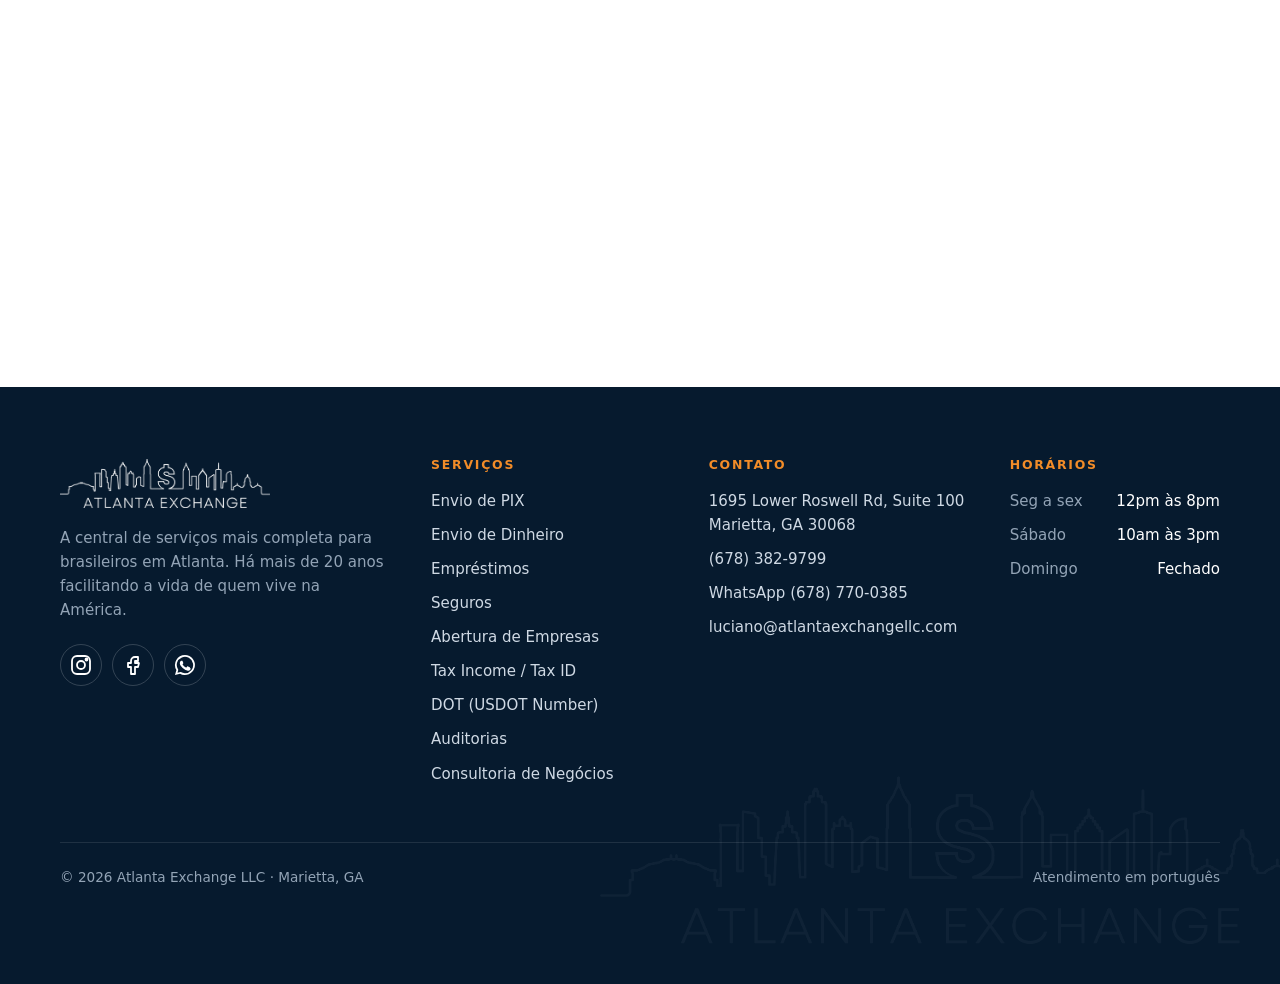
<file: site/servicos/seguros.html>
<!doctype html>
<html lang="pt-BR">
<head>
  <meta charset="utf-8">
  <meta name="viewport" content="width=device-width, initial-scale=1">
  <meta http-equiv="Content-Security-Policy" content="default-src 'self'; script-src 'self'; style-src 'self' https://fonts.googleapis.com; font-src https://fonts.gstatic.com; img-src 'self' data:; connect-src https://economia.awesomeapi.com.br https://api.web3forms.com; frame-src https://www.google.com https://maps.google.com; object-src 'none'; base-uri 'self'; form-action 'none'; upgrade-insecure-requests">
  <meta name="referrer" content="strict-origin-when-cross-origin">
  <title>Seguro de Carro, Casa e Empresa em Atlanta, GA | Atlanta Exchange</title>
  <meta name="description" content="Seguro de carro, casa, vida e empresa, incluindo General Liability e Workers’ Comp para construção. Atendimento em português em Marietta, GA.">
  <link rel="canonical" href="https://www.atlantaexchangellc.com/servicos/seguros.html">
  <meta name="theme-color" content="#0a2540">
  <meta property="og:type" content="website">
  <meta property="og:site_name" content="Atlanta Exchange">
  <meta property="og:url" content="https://www.atlantaexchangellc.com/servicos/seguros.html">
  <meta property="og:title" content="Seguro de Carro, Casa e Empresa em Atlanta, GA | Atlanta Exchange">
  <meta property="og:description" content="Seguro de carro, casa, vida e empresa, incluindo General Liability e Workers’ Comp para construção. Atendimento em português em Marietta, GA.">
  <meta property="og:image" content="https://www.atlantaexchangellc.com/img/servicos/seguros.jpg">
  <meta property="og:image:alt" content="Pai sorrindo com os dois filhos em frente de casa">
  <meta property="og:locale" content="pt_BR">
  <meta name="twitter:card" content="summary_large_image">
  <link rel="icon" href="../img/favicon.svg" type="image/svg+xml">
  <link rel="apple-touch-icon" href="../img/apple-touch-icon.png">
  <link rel="preload" as="image" href="../img/servicos/seguros.jpg">
  <link rel="preconnect" href="https://fonts.googleapis.com">
  <link rel="preconnect" href="https://fonts.gstatic.com" crossorigin>
  <link href="https://fonts.googleapis.com/css2?family=Montserrat:wght@600;700;800&family=DM+Sans:wght@400;500;700&display=swap" rel="stylesheet">
  <link rel="stylesheet" href="../styles.css">
  <script type="application/ld+json">[{"@context":"https://schema.org","@type":"Service","name":"Seguros","description":"Seguro de carro, casa, vida e empresa, incluindo General Liability e Workers’ Comp para construção.","url":"https://www.atlantaexchangellc.com/servicos/seguros.html","image":"https://www.atlantaexchangellc.com/img/servicos/seguros.jpg","areaServed":[{"@type":"State","name":"Georgia"},{"@type":"City","name":"Atlanta"}],"availableLanguage":["pt-BR","en"],"provider":{"@type":"FinancialService","@id":"https://www.atlantaexchangellc.com/#empresa","name":"Atlanta Exchange LLC","telephone":"+1-678-382-9799"}},{"@context":"https://schema.org","@type":"BreadcrumbList","itemListElement":[{"@type":"ListItem","position":1,"name":"Início","item":"https://www.atlantaexchangellc.com/"},{"@type":"ListItem","position":2,"name":"Serviços","item":"https://www.atlantaexchangellc.com/#servicos"},{"@type":"ListItem","position":3,"name":"Seguros","item":"https://www.atlantaexchangellc.com/servicos/seguros.html"}]},{"@context":"https://schema.org","@type":"FAQPage","mainEntity":[{"@type":"Question","name":"Minha empresa de construção precisa de seguro?","acceptedAnswer":{"@type":"Answer","text":"Quase sempre. A maioria dos contratantes exige General Liability (geralmente $1 milhão) e Workers’ Comp antes de liberar o trabalho, e a lei exige Workers’ Comp a partir de 3 funcionários."}},{"@type":"Question","name":"O que é o COI?","acceptedAnswer":{"@type":"Answer","text":"O Certificate of Insurance é o comprovante de que sua empresa tem seguro. Os contratantes pedem antes de começar a obra."}},{"@type":"Question","name":"Posso fazer seguro de carro com driver license de outro país?","acceptedAnswer":{"@type":"Answer","text":"Algumas seguradoras aceitam. Verificamos as opções para o seu caso."}}]}]</script>
</head>
<body>

<header class="nav" id="top">
  <div class="quote" data-quote hidden>
    <div class="wrap quote__inner">
      <span class="quote__live" aria-hidden="true"></span>
      <span class="quote__pair">Dólar hoje <small>USD → BRL</small></span>
      <strong class="quote__value" data-quote-value>R$ ...</strong>
      <span class="quote__change" data-quote-change></span>
      <span class="quote__time" data-quote-time></span>
      <a class="quote__cta" href="https://wa.me/16787700385?text=Ol%C3%A1!%20Qual%20a%20cota%C3%A7%C3%A3o%20de%20hoje%20para%20envio%20de%20PIX%3F" target="_blank" rel="noopener">Ver nossa cotação para PIX →</a>
    </div>
  </div>
  <div class="wrap nav__inner">
    <a href="../" class="nav__logo" aria-label="Atlanta Exchange, início">
      <img src="../img/logo.png" alt="Atlanta Exchange" width="250" height="58">
    </a>
    <button class="nav__toggle" aria-label="Abrir menu" aria-expanded="false" aria-controls="menu">
      <span></span><span></span><span></span>
    </button>
    <nav id="menu" class="nav__menu">
      <a href="../#servicos">Serviços</a>
      <a href="../#remessa">Envio de PIX</a>
      <a href="../#sobre">Sobre</a>
      <a href="../#contato">Contato</a>
      <a href="https://wa.me/16787700385" class="btn btn--sm btn--wa" target="_blank" rel="noopener"><svg class="wa-ico" viewBox="0 0 24 24" aria-hidden="true"><path fill="currentColor" d="M12 2a10 10 0 0 0-8.6 15.1L2 22l5-1.3A10 10 0 1 0 12 2Zm0 18.2a8.2 8.2 0 0 1-4.2-1.1l-.3-.2-3 .8.8-2.9-.2-.3A8.2 8.2 0 1 1 12 20.2Zm4.5-6.1c-.2-.1-1.5-.7-1.7-.8-.2-.1-.4-.1-.6.1l-.8 1c-.1.2-.3.2-.5.1a6.7 6.7 0 0 1-3.3-2.9c-.2-.4.2-.4.7-1.3.1-.2 0-.3 0-.4l-.8-1.8c-.2-.5-.4-.4-.6-.4h-.5a1 1 0 0 0-.7.3 3 3 0 0 0-.9 2.2 5.2 5.2 0 0 0 1.1 2.8 11.9 11.9 0 0 0 4.6 4c1.7.7 2.3.8 3.2.7.5-.1 1.5-.6 1.7-1.2.2-.6.2-1.1.2-1.2-.1-.1-.3-.2-.5-.3Z"/></svg> WhatsApp</a>
    </nav>
  </div>
</header>

<main>
  <section class="page-hero">
    <div class="wrap">
      <nav class="crumbs" aria-label="Você está em"><a href="../">Início</a> <span>/</span> <a href="../#servicos">Serviços</a> <span>/</span> Seguros</nav>
      <div class="page-hero__inner">
        <div>
          <p class="eyebrow">Seguros</p>
          <h1>Seguros para você, sua família e sua empresa</h1>
          <p class="page-hero__lead">Cotamos com diferentes seguradoras e explicamos a apólice em português. Para empresas de construção, cuidamos do General Liability e do Workers’ Comp que os contratantes exigem.</p>
          <a href="https://wa.me/16787700385?text=Ol%C3%A1!%20Gostaria%20de%20uma%20cota%C3%A7%C3%A3o%20de%20seguro." class="btn btn--wa" target="_blank" rel="noopener"><svg class="wa-ico" viewBox="0 0 24 24" aria-hidden="true"><path fill="currentColor" d="M12 2a10 10 0 0 0-8.6 15.1L2 22l5-1.3A10 10 0 1 0 12 2Zm0 18.2a8.2 8.2 0 0 1-4.2-1.1l-.3-.2-3 .8.8-2.9-.2-.3A8.2 8.2 0 1 1 12 20.2Zm4.5-6.1c-.2-.1-1.5-.7-1.7-.8-.2-.1-.4-.1-.6.1l-.8 1c-.1.2-.3.2-.5.1a6.7 6.7 0 0 1-3.3-2.9c-.2-.4.2-.4.7-1.3.1-.2 0-.3 0-.4l-.8-1.8c-.2-.5-.4-.4-.6-.4h-.5a1 1 0 0 0-.7.3 3 3 0 0 0-.9 2.2 5.2 5.2 0 0 0 1.1 2.8 11.9 11.9 0 0 0 4.6 4c1.7.7 2.3.8 3.2.7.5-.1 1.5-.6 1.7-1.2.2-.6.2-1.1.2-1.2-.1-.1-.3-.2-.5-.3Z"/></svg> Falar no WhatsApp</a>
        </div>
        <figure class="page-hero__photo">
          <img src="../img/servicos/seguros.jpg" alt="Pai sorrindo com os dois filhos em frente de casa" width="1200" height="900">
          <span class="page-hero__icon"><svg viewBox="0 0 24 24"><path d="M12 3 4 6v6c0 4.5 3.4 8.3 8 9 4.6-.7 8-4.5 8-9V6l-8-3Z"/><path d="m9 12 2 2 4-4"/></svg></span>
        </figure>
      </div>
    </div>
  </section>

  <section class="section">
    <div class="wrap detail">
      <div>
        <h2>O que fazemos</h2>
        <ul class="checks checks--light">
          <li>Seguro de carro (auto), pessoal e comercial</li>
          <li>Seguro residencial e de aluguel (renters)</li>
          <li>Seguro de vida</li>
          <li>General Liability (responsabilidade civil) para empresas</li>
          <li>Workers’ Compensation (acidente de trabalho)</li>
          <li>Certificados de seguro (COI) para enviar aos contratantes</li>
        </ul>
      </div>
      <aside class="docs">
        <h3>O que você precisa trazer</h3>
        <ul>
          <li>Driver license</li>
          <li>Dados do veículo (VIN) ou do imóvel</li>
          <li>Para empresas: dados da LLC, atividade, folha de pagamento estimada e subcontratados</li>
        </ul>
        <p class="docs__note">Em dúvida? Chame no WhatsApp que a gente confirma para o seu caso.</p>
      </aside>
    </div>
  </section>

  <section class="section section--dark">
    <div class="wrap">
      <div class="section__head"><p class="eyebrow">Prazos e regras importantes</p><h2>O que a lei exige</h2></div>
      <div class="rules rules--3">
        <div class="rule"><h3>Seguro de carro é obrigatório</h3><p>Na Geórgia, todo veículo precisa de seguro contínuo com, no mínimo, cobertura 25/50/25: $25 mil por pessoa ferida, $50 mil por acidente e $25 mil de danos à propriedade.</p></div>
        <div class="rule"><h3>Workers’ Comp na Geórgia</h3><p>Empresas com 3 ou mais funcionários (incluindo meio período) são obrigadas a ter seguro de acidente de trabalho.</p></div>
        <div class="rule"><h3>Atenção, contratante</h3><p>Se você contrata subcontratado sem Workers’ Comp, a lei da Geórgia pode tornar a sua empresa responsável pelos funcionários dele, e a seguradora cobra isso na auditoria.</p></div>
      </div>
    </div>
  </section>

  <section class="section section--tint">
    <div class="wrap">
      <div class="section__head"><p class="eyebrow">Como funciona</p><h2>Simples, em 3 passos</h2></div>
      <ol class="steps">
        <li><h3>Diga o que quer proteger</h3><p>Carro, casa, família ou empresa.</p></li>
        <li><h3>Receba as cotações</h3><p>Comparamos opções e explicamos as diferenças.</p></li>
        <li><h3>Contrate com tranquilidade</h3><p>E conte com a gente na renovação e no sinistro.</p></li>
      </ol>
    </div>
  </section>

  <section class="section">
    <div class="wrap faq">
      <div class="section__head"><p class="eyebrow">Dúvidas frequentes</p><h2>Perguntas sobre Seguros</h2></div>
      <details><summary>Minha empresa de construção precisa de seguro?</summary><p>Quase sempre. A maioria dos contratantes exige General Liability (geralmente $1 milhão) e Workers’ Comp antes de liberar o trabalho, e a lei exige Workers’ Comp a partir de 3 funcionários.</p></details>
      <details><summary>O que é o COI?</summary><p>O Certificate of Insurance é o comprovante de que sua empresa tem seguro. Os contratantes pedem antes de começar a obra.</p></details>
      <details><summary>Posso fazer seguro de carro com driver license de outro país?</summary><p>Algumas seguradoras aceitam. Verificamos as opções para o seu caso.</p></details>
      <p class="sources"><strong>Fontes oficiais:</strong> <a href="https://sbwc.georgia.gov/" target="_blank" rel="noopener">Georgia State Board of Workers’ Compensation</a> · <a href="https://oci.georgia.gov/" target="_blank" rel="noopener">Georgia Office of Insurance Commissioner</a></p>
      <p class="disclaimer">As informações desta página são gerais e podem mudar. Confirmamos as regras do seu caso no atendimento.</p>
    </div>
  </section>

  <section class="cta-band">
    <div class="wrap cta-band__inner">
      <div>
        <h2>Vamos resolver isso juntos?</h2>
        <p>Atendimento em português · 1695 Lower Roswell Rd, Suite 100 · Marietta, GA</p>
      </div>
      <a href="https://wa.me/16787700385?text=Ol%C3%A1!%20Gostaria%20de%20uma%20cota%C3%A7%C3%A3o%20de%20seguro." class="btn btn--wa" target="_blank" rel="noopener"><svg class="wa-ico" viewBox="0 0 24 24" aria-hidden="true"><path fill="currentColor" d="M12 2a10 10 0 0 0-8.6 15.1L2 22l5-1.3A10 10 0 1 0 12 2Zm0 18.2a8.2 8.2 0 0 1-4.2-1.1l-.3-.2-3 .8.8-2.9-.2-.3A8.2 8.2 0 1 1 12 20.2Zm4.5-6.1c-.2-.1-1.5-.7-1.7-.8-.2-.1-.4-.1-.6.1l-.8 1c-.1.2-.3.2-.5.1a6.7 6.7 0 0 1-3.3-2.9c-.2-.4.2-.4.7-1.3.1-.2 0-.3 0-.4l-.8-1.8c-.2-.5-.4-.4-.6-.4h-.5a1 1 0 0 0-.7.3 3 3 0 0 0-.9 2.2 5.2 5.2 0 0 0 1.1 2.8 11.9 11.9 0 0 0 4.6 4c1.7.7 2.3.8 3.2.7.5-.1 1.5-.6 1.7-1.2.2-.6.2-1.1.2-1.2-.1-.1-.3-.2-.5-.3Z"/></svg> Fale conosco agora</a>
    </div>
  </section>

  <section class="section">
    <div class="wrap">
      <div class="section__head"><p class="eyebrow">Outros serviços</p><h2>Tudo em um só lugar</h2></div>
      <div class="others">
        <a href="envio-de-pix.html"><span class="card__icon"><svg viewBox="0 0 24 24"><rect x="2" y="6" width="20" height="12" rx="2"/><path d="M14.5 9.5h-3.2a1.5 1.5 0 0 0 0 3h1.4a1.5 1.5 0 0 1 0 3H9.5M12 8v1.5M12 15.5V17M5.5 9v.01M18.5 15v.01"/></svg></span>Envio de PIX</a>
        <a href="envio-de-dinheiro.html"><span class="card__icon"><svg viewBox="0 0 24 24"><circle cx="12" cy="12" r="9"/><path d="M3 12h18M12 3a14 14 0 0 1 0 18M12 3a14 14 0 0 0 0 18"/></svg></span>Envio de Dinheiro</a>
        <a href="emprestimos.html"><span class="card__icon"><svg viewBox="0 0 24 24"><rect x="3" y="6" width="18" height="13" rx="2"/><path d="M3 10h18M7 15h4"/></svg></span>Empréstimos</a>
        <a href="abertura-de-empresas.html"><span class="card__icon"><svg viewBox="0 0 24 24"><path d="M4 21V8l8-5 8 5v13"/><path d="M9 21v-6h6v6M4 21h16"/></svg></span>Abertura de Empresas</a>
        <a href="tax-income-tax-id.html"><span class="card__icon"><svg viewBox="0 0 24 24"><path d="M7 3h7l5 5v13H7z"/><path d="M14 3v5h5M10 13h6M10 17h6"/></svg></span>Tax Income / Tax ID</a>
        <a href="dot-usdot.html"><span class="card__icon"><svg viewBox="0 0 24 24"><path d="M2 7h11v9H2zM13 10h4l3 3v3h-7"/><circle cx="6" cy="17.5" r="1.8"/><circle cx="17" cy="17.5" r="1.8"/></svg></span>DOT (USDOT Number)</a>
        <a href="auditorias.html"><span class="card__icon"><svg viewBox="0 0 24 24"><circle cx="11" cy="11" r="7"/><path d="m20 20-4-4M8 11h6M11 8v6"/></svg></span>Auditorias</a>
        <a href="consultoria-de-negocios.html"><span class="card__icon"><svg viewBox="0 0 24 24"><path d="M4 19V9M10 19V5M16 19v-7M22 19H2"/></svg></span>Consultoria de Negócios</a>
      </div>
    </div>
  </section>
</main>

<footer class="footer">
  <div class="footer__skyline" aria-hidden="true"></div>
  <div class="wrap footer__grid">
    <div class="footer__brand">
      <img src="../img/logo-white.png" alt="Atlanta Exchange" width="230" height="54" loading="lazy">
      <p>A central de serviços mais completa para brasileiros em Atlanta. Há mais de 20 anos facilitando a vida de quem vive na América.</p>
      <nav class="footer__social" aria-label="Redes sociais">
      <a href="https://www.instagram.com/atlantaexchangellc" target="_blank" rel="noopener" aria-label="Instagram">
        <svg viewBox="0 0 24 24"><rect x="3" y="3" width="18" height="18" rx="5"/><circle cx="12" cy="12" r="4"/><circle cx="17.5" cy="6.5" r="1" fill="currentColor"/></svg>
      </a>
      <a href="https://www.facebook.com/atlantaexchangellc" target="_blank" rel="noopener" aria-label="Facebook">
        <svg viewBox="0 0 24 24"><path d="M14 8h3V4h-3a4 4 0 0 0-4 4v2H7v4h3v7h4v-7h3l1-4h-4V8Z"/></svg>
      </a>
      <a href="https://wa.me/16787700385" target="_blank" rel="noopener" aria-label="WhatsApp">
        <svg class="wa-ico" viewBox="0 0 24 24" aria-hidden="true"><path fill="currentColor" d="M12 2a10 10 0 0 0-8.6 15.1L2 22l5-1.3A10 10 0 1 0 12 2Zm0 18.2a8.2 8.2 0 0 1-4.2-1.1l-.3-.2-3 .8.8-2.9-.2-.3A8.2 8.2 0 1 1 12 20.2Zm4.5-6.1c-.2-.1-1.5-.7-1.7-.8-.2-.1-.4-.1-.6.1l-.8 1c-.1.2-.3.2-.5.1a6.7 6.7 0 0 1-3.3-2.9c-.2-.4.2-.4.7-1.3.1-.2 0-.3 0-.4l-.8-1.8c-.2-.5-.4-.4-.6-.4h-.5a1 1 0 0 0-.7.3 3 3 0 0 0-.9 2.2 5.2 5.2 0 0 0 1.1 2.8 11.9 11.9 0 0 0 4.6 4c1.7.7 2.3.8 3.2.7.5-.1 1.5-.6 1.7-1.2.2-.6.2-1.1.2-1.2-.1-.1-.3-.2-.5-.3Z"/></svg>
      </a>
    </nav>
    </div>
    <nav class="footer__col" aria-label="Serviços">
      <h2>Serviços</h2>
      <ul>
<!-- RODAPE-SERVICOS:INICIO -->
        <li><a href="../servicos/envio-de-pix.html">Envio de PIX</a></li>
        <li><a href="../servicos/envio-de-dinheiro.html">Envio de Dinheiro</a></li>
        <li><a href="../servicos/emprestimos.html">Empréstimos</a></li>
        <li><a href="../servicos/seguros.html">Seguros</a></li>
        <li><a href="../servicos/abertura-de-empresas.html">Abertura de Empresas</a></li>
        <li><a href="../servicos/tax-income-tax-id.html">Tax Income / Tax ID</a></li>
        <li><a href="../servicos/dot-usdot.html">DOT (USDOT Number)</a></li>
        <li><a href="../servicos/auditorias.html">Auditorias</a></li>
        <li><a href="../servicos/consultoria-de-negocios.html">Consultoria de Negócios</a></li>
<!-- RODAPE-SERVICOS:FIM -->
      </ul>
    </nav>
    <div class="footer__col">
      <h2>Contato</h2>
      <ul>
        <li><a href="https://maps.google.com/?q=1695+Lower+Roswell+Rd+Suite+100,+Marietta,+GA+30068" target="_blank" rel="noopener">1695 Lower Roswell Rd, Suite 100<br>Marietta, GA 30068</a></li>
        <li><a href="tel:+16783829799">(678) 382-9799</a></li>
        <li><a href="https://wa.me/16787700385" target="_blank" rel="noopener">WhatsApp (678) 770-0385</a></li>
        <li><a href="mailto:luciano@atlantaexchangellc.com">luciano@atlantaexchangellc.com</a></li>
      </ul>
    </div>
    <div class="footer__col">
      <h2>Horários</h2>
      <ul class="footer__hours">
        <li><span>Seg a sex</span> 12pm às 8pm</li>
        <li><span>Sábado</span> 10am às 3pm</li>
        <li><span>Domingo</span> Fechado</li>
      </ul>
    </div>
  </div>
  <div class="wrap footer__bottom">
    <p>© <span id="year">2026</span> Atlanta Exchange LLC · Marietta, GA</p>
    <p>Atendimento em português</p>
  </div>
</footer>

<a href="https://wa.me/16787700385" class="wa-float" target="_blank" rel="noopener" aria-label="Falar no WhatsApp">
  <svg viewBox="0 0 24 24" width="30" height="30" aria-hidden="true"><path fill="currentColor" d="M12 2a10 10 0 0 0-8.6 15.1L2 22l5-1.3A10 10 0 1 0 12 2Zm0 18.2a8.2 8.2 0 0 1-4.2-1.1l-.3-.2-3 .8.8-2.9-.2-.3A8.2 8.2 0 1 1 12 20.2Zm4.5-6.1c-.2-.1-1.5-.7-1.7-.8-.2-.1-.4-.1-.6.1l-.8 1c-.1.2-.3.2-.5.1a6.7 6.7 0 0 1-3.3-2.9c-.2-.4.2-.4.7-1.3.1-.2 0-.3 0-.4l-.8-1.8c-.2-.5-.4-.4-.6-.4h-.5a1 1 0 0 0-.7.3 3 3 0 0 0-.9 2.2 5.2 5.2 0 0 0 1.1 2.8 11.9 11.9 0 0 0 4.6 4c1.7.7 2.3.8 3.2.7.5-.1 1.5-.6 1.7-1.2.2-.6.2-1.1.2-1.2-.1-.1-.3-.2-.5-.3Z"/></svg>
</a>

<script src="../script.js"></script>
</body>
</html>
</file>
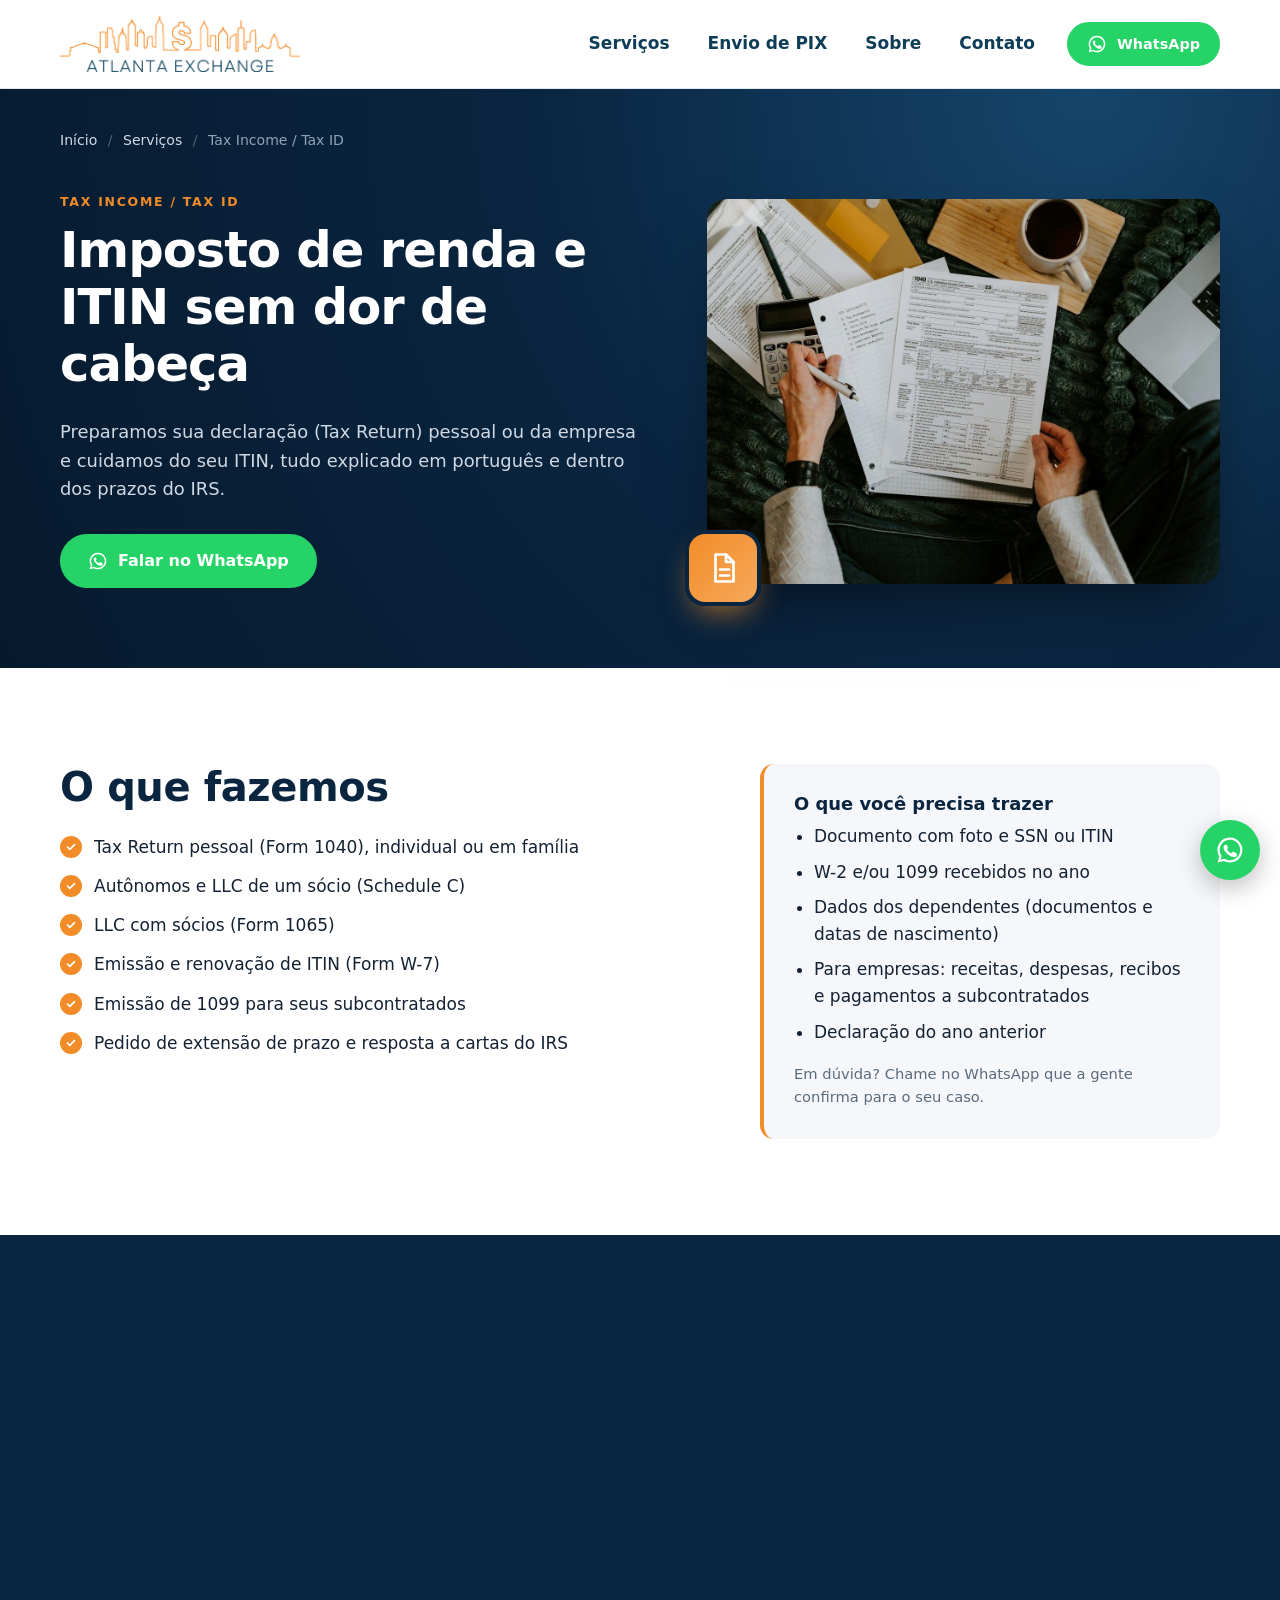
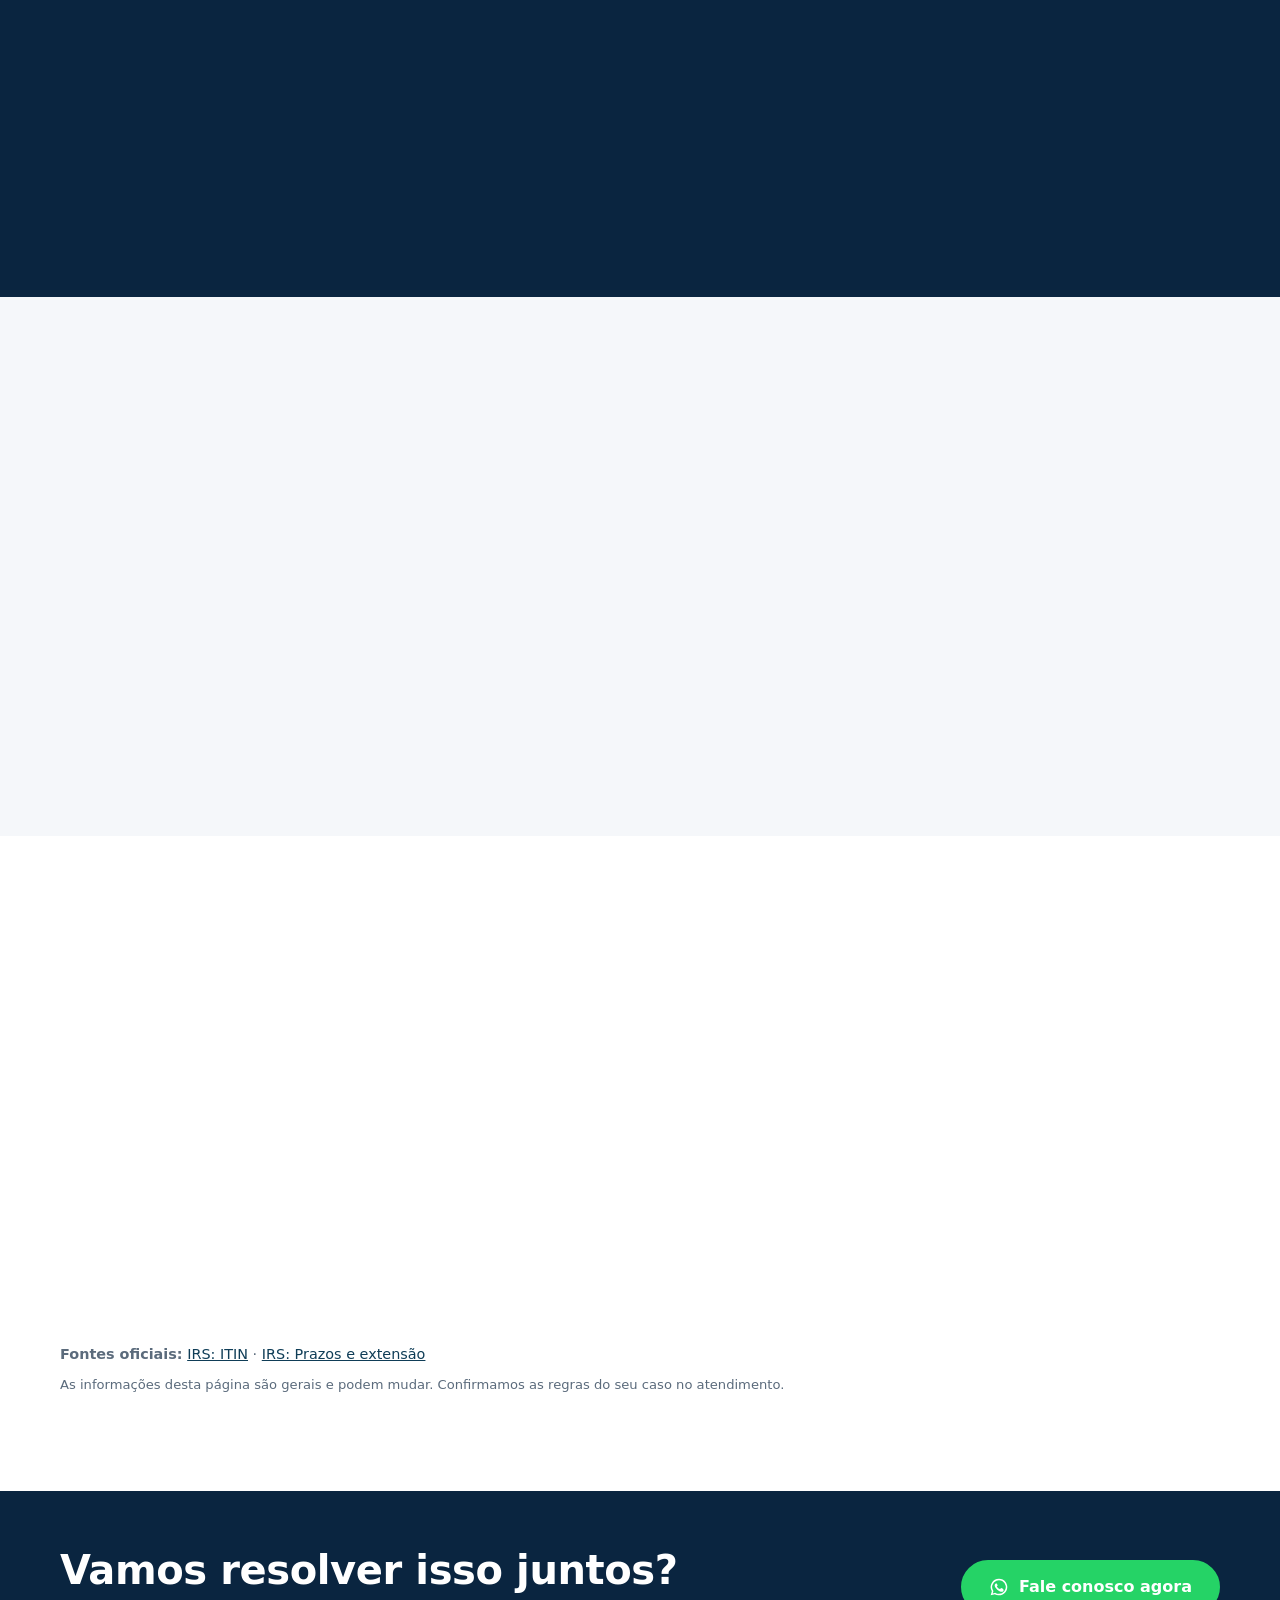
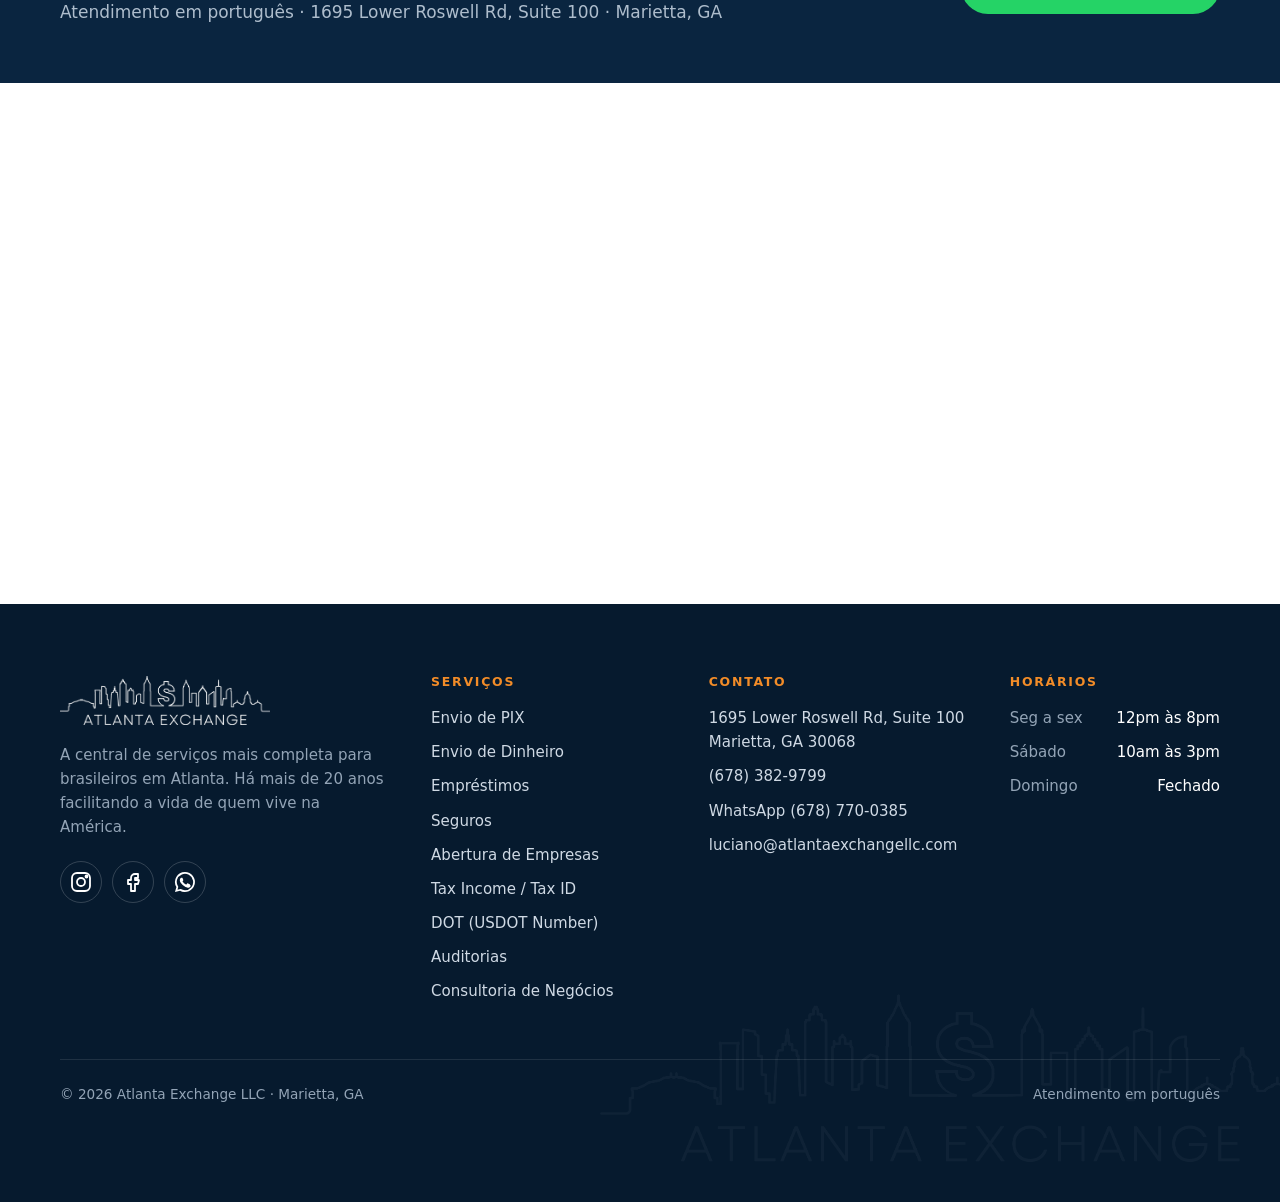
<file: site/servicos/tax-income-tax-id.html>
<!doctype html>
<html lang="pt-BR">
<head>
  <meta charset="utf-8">
  <meta name="viewport" content="width=device-width, initial-scale=1">
  <meta http-equiv="Content-Security-Policy" content="default-src 'self'; script-src 'self'; style-src 'self' https://fonts.googleapis.com; font-src https://fonts.gstatic.com; img-src 'self' data:; connect-src https://economia.awesomeapi.com.br https://api.web3forms.com; frame-src https://www.google.com https://maps.google.com; object-src 'none'; base-uri 'self'; form-action 'none'; upgrade-insecure-requests">
  <meta name="referrer" content="strict-origin-when-cross-origin">
  <title>Imposto de Renda (Tax Return) e ITIN em Atlanta, GA | Atlanta Exchange</title>
  <meta name="description" content="Imposto de renda (Tax Return) pessoal e da empresa, e emissão ou renovação de ITIN. Atendimento em português em Marietta, GA.">
  <link rel="canonical" href="https://www.atlantaexchangellc.com/servicos/tax-income-tax-id.html">
  <meta name="theme-color" content="#0a2540">
  <meta property="og:type" content="website">
  <meta property="og:site_name" content="Atlanta Exchange">
  <meta property="og:url" content="https://www.atlantaexchangellc.com/servicos/tax-income-tax-id.html">
  <meta property="og:title" content="Imposto de Renda (Tax Return) e ITIN em Atlanta, GA | Atlanta Exchange">
  <meta property="og:description" content="Imposto de renda (Tax Return) pessoal e da empresa, e emissão ou renovação de ITIN. Atendimento em português em Marietta, GA.">
  <meta property="og:image" content="https://www.atlantaexchangellc.com/img/servicos/tax-income-tax-id.jpg">
  <meta property="og:image:alt" content="Pessoa preenchendo o formulário 1040 do imposto de renda">
  <meta property="og:locale" content="pt_BR">
  <meta name="twitter:card" content="summary_large_image">
  <link rel="icon" href="../img/favicon.svg" type="image/svg+xml">
  <link rel="apple-touch-icon" href="../img/apple-touch-icon.png">
  <link rel="preload" as="image" href="../img/servicos/tax-income-tax-id.jpg">
  <link rel="preconnect" href="https://fonts.googleapis.com">
  <link rel="preconnect" href="https://fonts.gstatic.com" crossorigin>
  <link href="https://fonts.googleapis.com/css2?family=Montserrat:wght@600;700;800&family=DM+Sans:wght@400;500;700&display=swap" rel="stylesheet">
  <link rel="stylesheet" href="../styles.css">
  <script type="application/ld+json">[{"@context":"https://schema.org","@type":"Service","name":"Tax Income / Tax ID","description":"Imposto de renda (Tax Return) pessoal e da empresa, e emissão ou renovação de ITIN.","url":"https://www.atlantaexchangellc.com/servicos/tax-income-tax-id.html","image":"https://www.atlantaexchangellc.com/img/servicos/tax-income-tax-id.jpg","areaServed":[{"@type":"State","name":"Georgia"},{"@type":"City","name":"Atlanta"}],"availableLanguage":["pt-BR","en"],"provider":{"@type":"FinancialService","@id":"https://www.atlantaexchangellc.com/#empresa","name":"Atlanta Exchange LLC","telephone":"+1-678-382-9799"}},{"@context":"https://schema.org","@type":"BreadcrumbList","itemListElement":[{"@type":"ListItem","position":1,"name":"Início","item":"https://www.atlantaexchangellc.com/"},{"@type":"ListItem","position":2,"name":"Serviços","item":"https://www.atlantaexchangellc.com/#servicos"},{"@type":"ListItem","position":3,"name":"Tax Income / Tax ID","item":"https://www.atlantaexchangellc.com/servicos/tax-income-tax-id.html"}]},{"@context":"https://schema.org","@type":"FAQPage","mainEntity":[{"@type":"Question","name":"Quem não tem Social Security precisa declarar?","acceptedAnswer":{"@type":"Answer","text":"Se você teve renda nos EUA, em geral sim. Quem não pode ter SSN usa o ITIN para declarar."}},{"@type":"Question","name":"Declarar ajuda em quê?","acceptedAnswer":{"@type":"Answer","text":"Comprova renda para empréstimos, financiamentos e aluguel, e mantém você em dia com o IRS."}},{"@type":"Question","name":"Perdi o prazo. E agora?","acceptedAnswer":{"@type":"Answer","text":"Quanto antes declarar, menores as multas e os juros. Fale com a gente e regularizamos os anos atrasados."}}]}]</script>
</head>
<body>

<header class="nav" id="top">
  <div class="quote" data-quote hidden>
    <div class="wrap quote__inner">
      <span class="quote__live" aria-hidden="true"></span>
      <span class="quote__pair">Dólar hoje <small>USD → BRL</small></span>
      <strong class="quote__value" data-quote-value>R$ ...</strong>
      <span class="quote__change" data-quote-change></span>
      <span class="quote__time" data-quote-time></span>
      <a class="quote__cta" href="https://wa.me/16787700385?text=Ol%C3%A1!%20Qual%20a%20cota%C3%A7%C3%A3o%20de%20hoje%20para%20envio%20de%20PIX%3F" target="_blank" rel="noopener">Ver nossa cotação para PIX →</a>
    </div>
  </div>
  <div class="wrap nav__inner">
    <a href="../" class="nav__logo" aria-label="Atlanta Exchange, início">
      <img src="../img/logo.png" alt="Atlanta Exchange" width="250" height="58">
    </a>
    <button class="nav__toggle" aria-label="Abrir menu" aria-expanded="false" aria-controls="menu">
      <span></span><span></span><span></span>
    </button>
    <nav id="menu" class="nav__menu">
      <a href="../#servicos">Serviços</a>
      <a href="../#remessa">Envio de PIX</a>
      <a href="../#sobre">Sobre</a>
      <a href="../#contato">Contato</a>
      <a href="https://wa.me/16787700385" class="btn btn--sm btn--wa" target="_blank" rel="noopener"><svg class="wa-ico" viewBox="0 0 24 24" aria-hidden="true"><path fill="currentColor" d="M12 2a10 10 0 0 0-8.6 15.1L2 22l5-1.3A10 10 0 1 0 12 2Zm0 18.2a8.2 8.2 0 0 1-4.2-1.1l-.3-.2-3 .8.8-2.9-.2-.3A8.2 8.2 0 1 1 12 20.2Zm4.5-6.1c-.2-.1-1.5-.7-1.7-.8-.2-.1-.4-.1-.6.1l-.8 1c-.1.2-.3.2-.5.1a6.7 6.7 0 0 1-3.3-2.9c-.2-.4.2-.4.7-1.3.1-.2 0-.3 0-.4l-.8-1.8c-.2-.5-.4-.4-.6-.4h-.5a1 1 0 0 0-.7.3 3 3 0 0 0-.9 2.2 5.2 5.2 0 0 0 1.1 2.8 11.9 11.9 0 0 0 4.6 4c1.7.7 2.3.8 3.2.7.5-.1 1.5-.6 1.7-1.2.2-.6.2-1.1.2-1.2-.1-.1-.3-.2-.5-.3Z"/></svg> WhatsApp</a>
    </nav>
  </div>
</header>

<main>
  <section class="page-hero">
    <div class="wrap">
      <nav class="crumbs" aria-label="Você está em"><a href="../">Início</a> <span>/</span> <a href="../#servicos">Serviços</a> <span>/</span> Tax Income / Tax ID</nav>
      <div class="page-hero__inner">
        <div>
          <p class="eyebrow">Tax Income / Tax ID</p>
          <h1>Imposto de renda e ITIN sem dor de cabeça</h1>
          <p class="page-hero__lead">Preparamos sua declaração (Tax Return) pessoal ou da empresa e cuidamos do seu ITIN, tudo explicado em português e dentro dos prazos do IRS.</p>
          <a href="https://wa.me/16787700385?text=Ol%C3%A1!%20Preciso%20de%20ajuda%20com%20Tax%20Return%20%2F%20ITIN." class="btn btn--wa" target="_blank" rel="noopener"><svg class="wa-ico" viewBox="0 0 24 24" aria-hidden="true"><path fill="currentColor" d="M12 2a10 10 0 0 0-8.6 15.1L2 22l5-1.3A10 10 0 1 0 12 2Zm0 18.2a8.2 8.2 0 0 1-4.2-1.1l-.3-.2-3 .8.8-2.9-.2-.3A8.2 8.2 0 1 1 12 20.2Zm4.5-6.1c-.2-.1-1.5-.7-1.7-.8-.2-.1-.4-.1-.6.1l-.8 1c-.1.2-.3.2-.5.1a6.7 6.7 0 0 1-3.3-2.9c-.2-.4.2-.4.7-1.3.1-.2 0-.3 0-.4l-.8-1.8c-.2-.5-.4-.4-.6-.4h-.5a1 1 0 0 0-.7.3 3 3 0 0 0-.9 2.2 5.2 5.2 0 0 0 1.1 2.8 11.9 11.9 0 0 0 4.6 4c1.7.7 2.3.8 3.2.7.5-.1 1.5-.6 1.7-1.2.2-.6.2-1.1.2-1.2-.1-.1-.3-.2-.5-.3Z"/></svg> Falar no WhatsApp</a>
        </div>
        <figure class="page-hero__photo">
          <img src="../img/servicos/tax-income-tax-id.jpg" alt="Pessoa preenchendo o formulário 1040 do imposto de renda" width="1200" height="900">
          <span class="page-hero__icon"><svg viewBox="0 0 24 24"><path d="M7 3h7l5 5v13H7z"/><path d="M14 3v5h5M10 13h6M10 17h6"/></svg></span>
        </figure>
      </div>
    </div>
  </section>

  <section class="section">
    <div class="wrap detail">
      <div>
        <h2>O que fazemos</h2>
        <ul class="checks checks--light">
          <li>Tax Return pessoal (Form 1040), individual ou em família</li>
          <li>Autônomos e LLC de um sócio (Schedule C)</li>
          <li>LLC com sócios (Form 1065)</li>
          <li>Emissão e renovação de ITIN (Form W-7)</li>
          <li>Emissão de 1099 para seus subcontratados</li>
          <li>Pedido de extensão de prazo e resposta a cartas do IRS</li>
        </ul>
      </div>
      <aside class="docs">
        <h3>O que você precisa trazer</h3>
        <ul>
          <li>Documento com foto e SSN ou ITIN</li>
          <li>W-2 e/ou 1099 recebidos no ano</li>
          <li>Dados dos dependentes (documentos e datas de nascimento)</li>
          <li>Para empresas: receitas, despesas, recibos e pagamentos a subcontratados</li>
          <li>Declaração do ano anterior</li>
        </ul>
        <p class="docs__note">Em dúvida? Chame no WhatsApp que a gente confirma para o seu caso.</p>
      </aside>
    </div>
  </section>

  <section class="section section--dark">
    <div class="wrap">
      <div class="section__head"><p class="eyebrow">Prazos e regras importantes</p><h2>O que a lei exige</h2></div>
      <div class="rules rules--4">
        <div class="rule"><h3>15 de março</h3><p>Prazo da declaração das LLCs com sócios (Form 1065).</p></div>
        <div class="rule"><h3>15 de abril</h3><p>Prazo da declaração pessoal (Form 1040), incluindo LLC de um sócio. A extensão (Form 4868) adia a entrega para 15 de outubro, mas não adia o pagamento: o imposto devido deve ser pago até 15 de abril.</p></div>
        <div class="rule"><h3>31 de janeiro</h3><p>Prazo para enviar os 1099 aos subcontratados e ao IRS.</p></div>
        <div class="rule"><h3>ITIN vence</h3><p>O ITIN expira se não for usado em nenhuma declaração por 3 anos seguidos. Precisa renovar antes de declarar.</p></div>
      </div>
    </div>
  </section>

  <section class="section section--tint">
    <div class="wrap">
      <div class="section__head"><p class="eyebrow">Como funciona</p><h2>Simples, em 3 passos</h2></div>
      <ol class="steps">
        <li><h3>Separe os documentos</h3><p>Enviamos a lista do que você precisa trazer.</p></li>
        <li><h3>Preparamos tudo</h3><p>Calculamos e conferimos cada detalhe com você.</p></li>
        <li><h3>Enviamos ao IRS</h3><p>Você recebe a cópia da declaração.</p></li>
      </ol>
    </div>
  </section>

  <section class="section">
    <div class="wrap faq">
      <div class="section__head"><p class="eyebrow">Dúvidas frequentes</p><h2>Perguntas sobre Tax Income / Tax ID</h2></div>
      <details><summary>Quem não tem Social Security precisa declarar?</summary><p>Se você teve renda nos EUA, em geral sim. Quem não pode ter SSN usa o ITIN para declarar.</p></details>
      <details><summary>Declarar ajuda em quê?</summary><p>Comprova renda para empréstimos, financiamentos e aluguel, e mantém você em dia com o IRS.</p></details>
      <details><summary>Perdi o prazo. E agora?</summary><p>Quanto antes declarar, menores as multas e os juros. Fale com a gente e regularizamos os anos atrasados.</p></details>
      <p class="sources"><strong>Fontes oficiais:</strong> <a href="https://www.irs.gov/individuals/individual-taxpayer-identification-number" target="_blank" rel="noopener">IRS: ITIN</a> · <a href="https://www.irs.gov/filing/individuals/when-to-file" target="_blank" rel="noopener">IRS: Prazos e extensão</a></p>
      <p class="disclaimer">As informações desta página são gerais e podem mudar. Confirmamos as regras do seu caso no atendimento.</p>
    </div>
  </section>

  <section class="cta-band">
    <div class="wrap cta-band__inner">
      <div>
        <h2>Vamos resolver isso juntos?</h2>
        <p>Atendimento em português · 1695 Lower Roswell Rd, Suite 100 · Marietta, GA</p>
      </div>
      <a href="https://wa.me/16787700385?text=Ol%C3%A1!%20Preciso%20de%20ajuda%20com%20Tax%20Return%20%2F%20ITIN." class="btn btn--wa" target="_blank" rel="noopener"><svg class="wa-ico" viewBox="0 0 24 24" aria-hidden="true"><path fill="currentColor" d="M12 2a10 10 0 0 0-8.6 15.1L2 22l5-1.3A10 10 0 1 0 12 2Zm0 18.2a8.2 8.2 0 0 1-4.2-1.1l-.3-.2-3 .8.8-2.9-.2-.3A8.2 8.2 0 1 1 12 20.2Zm4.5-6.1c-.2-.1-1.5-.7-1.7-.8-.2-.1-.4-.1-.6.1l-.8 1c-.1.2-.3.2-.5.1a6.7 6.7 0 0 1-3.3-2.9c-.2-.4.2-.4.7-1.3.1-.2 0-.3 0-.4l-.8-1.8c-.2-.5-.4-.4-.6-.4h-.5a1 1 0 0 0-.7.3 3 3 0 0 0-.9 2.2 5.2 5.2 0 0 0 1.1 2.8 11.9 11.9 0 0 0 4.6 4c1.7.7 2.3.8 3.2.7.5-.1 1.5-.6 1.7-1.2.2-.6.2-1.1.2-1.2-.1-.1-.3-.2-.5-.3Z"/></svg> Fale conosco agora</a>
    </div>
  </section>

  <section class="section">
    <div class="wrap">
      <div class="section__head"><p class="eyebrow">Outros serviços</p><h2>Tudo em um só lugar</h2></div>
      <div class="others">
        <a href="envio-de-pix.html"><span class="card__icon"><svg viewBox="0 0 24 24"><rect x="2" y="6" width="20" height="12" rx="2"/><path d="M14.5 9.5h-3.2a1.5 1.5 0 0 0 0 3h1.4a1.5 1.5 0 0 1 0 3H9.5M12 8v1.5M12 15.5V17M5.5 9v.01M18.5 15v.01"/></svg></span>Envio de PIX</a>
        <a href="envio-de-dinheiro.html"><span class="card__icon"><svg viewBox="0 0 24 24"><circle cx="12" cy="12" r="9"/><path d="M3 12h18M12 3a14 14 0 0 1 0 18M12 3a14 14 0 0 0 0 18"/></svg></span>Envio de Dinheiro</a>
        <a href="emprestimos.html"><span class="card__icon"><svg viewBox="0 0 24 24"><rect x="3" y="6" width="18" height="13" rx="2"/><path d="M3 10h18M7 15h4"/></svg></span>Empréstimos</a>
        <a href="seguros.html"><span class="card__icon"><svg viewBox="0 0 24 24"><path d="M12 3 4 6v6c0 4.5 3.4 8.3 8 9 4.6-.7 8-4.5 8-9V6l-8-3Z"/><path d="m9 12 2 2 4-4"/></svg></span>Seguros</a>
        <a href="abertura-de-empresas.html"><span class="card__icon"><svg viewBox="0 0 24 24"><path d="M4 21V8l8-5 8 5v13"/><path d="M9 21v-6h6v6M4 21h16"/></svg></span>Abertura de Empresas</a>
        <a href="dot-usdot.html"><span class="card__icon"><svg viewBox="0 0 24 24"><path d="M2 7h11v9H2zM13 10h4l3 3v3h-7"/><circle cx="6" cy="17.5" r="1.8"/><circle cx="17" cy="17.5" r="1.8"/></svg></span>DOT (USDOT Number)</a>
        <a href="auditorias.html"><span class="card__icon"><svg viewBox="0 0 24 24"><circle cx="11" cy="11" r="7"/><path d="m20 20-4-4M8 11h6M11 8v6"/></svg></span>Auditorias</a>
        <a href="consultoria-de-negocios.html"><span class="card__icon"><svg viewBox="0 0 24 24"><path d="M4 19V9M10 19V5M16 19v-7M22 19H2"/></svg></span>Consultoria de Negócios</a>
      </div>
    </div>
  </section>
</main>

<footer class="footer">
  <div class="footer__skyline" aria-hidden="true"></div>
  <div class="wrap footer__grid">
    <div class="footer__brand">
      <img src="../img/logo-white.png" alt="Atlanta Exchange" width="230" height="54" loading="lazy">
      <p>A central de serviços mais completa para brasileiros em Atlanta. Há mais de 20 anos facilitando a vida de quem vive na América.</p>
      <nav class="footer__social" aria-label="Redes sociais">
      <a href="https://www.instagram.com/atlantaexchangellc" target="_blank" rel="noopener" aria-label="Instagram">
        <svg viewBox="0 0 24 24"><rect x="3" y="3" width="18" height="18" rx="5"/><circle cx="12" cy="12" r="4"/><circle cx="17.5" cy="6.5" r="1" fill="currentColor"/></svg>
      </a>
      <a href="https://www.facebook.com/atlantaexchangellc" target="_blank" rel="noopener" aria-label="Facebook">
        <svg viewBox="0 0 24 24"><path d="M14 8h3V4h-3a4 4 0 0 0-4 4v2H7v4h3v7h4v-7h3l1-4h-4V8Z"/></svg>
      </a>
      <a href="https://wa.me/16787700385" target="_blank" rel="noopener" aria-label="WhatsApp">
        <svg class="wa-ico" viewBox="0 0 24 24" aria-hidden="true"><path fill="currentColor" d="M12 2a10 10 0 0 0-8.6 15.1L2 22l5-1.3A10 10 0 1 0 12 2Zm0 18.2a8.2 8.2 0 0 1-4.2-1.1l-.3-.2-3 .8.8-2.9-.2-.3A8.2 8.2 0 1 1 12 20.2Zm4.5-6.1c-.2-.1-1.5-.7-1.7-.8-.2-.1-.4-.1-.6.1l-.8 1c-.1.2-.3.2-.5.1a6.7 6.7 0 0 1-3.3-2.9c-.2-.4.2-.4.7-1.3.1-.2 0-.3 0-.4l-.8-1.8c-.2-.5-.4-.4-.6-.4h-.5a1 1 0 0 0-.7.3 3 3 0 0 0-.9 2.2 5.2 5.2 0 0 0 1.1 2.8 11.9 11.9 0 0 0 4.6 4c1.7.7 2.3.8 3.2.7.5-.1 1.5-.6 1.7-1.2.2-.6.2-1.1.2-1.2-.1-.1-.3-.2-.5-.3Z"/></svg>
      </a>
    </nav>
    </div>
    <nav class="footer__col" aria-label="Serviços">
      <h2>Serviços</h2>
      <ul>
<!-- RODAPE-SERVICOS:INICIO -->
        <li><a href="../servicos/envio-de-pix.html">Envio de PIX</a></li>
        <li><a href="../servicos/envio-de-dinheiro.html">Envio de Dinheiro</a></li>
        <li><a href="../servicos/emprestimos.html">Empréstimos</a></li>
        <li><a href="../servicos/seguros.html">Seguros</a></li>
        <li><a href="../servicos/abertura-de-empresas.html">Abertura de Empresas</a></li>
        <li><a href="../servicos/tax-income-tax-id.html">Tax Income / Tax ID</a></li>
        <li><a href="../servicos/dot-usdot.html">DOT (USDOT Number)</a></li>
        <li><a href="../servicos/auditorias.html">Auditorias</a></li>
        <li><a href="../servicos/consultoria-de-negocios.html">Consultoria de Negócios</a></li>
<!-- RODAPE-SERVICOS:FIM -->
      </ul>
    </nav>
    <div class="footer__col">
      <h2>Contato</h2>
      <ul>
        <li><a href="https://maps.google.com/?q=1695+Lower+Roswell+Rd+Suite+100,+Marietta,+GA+30068" target="_blank" rel="noopener">1695 Lower Roswell Rd, Suite 100<br>Marietta, GA 30068</a></li>
        <li><a href="tel:+16783829799">(678) 382-9799</a></li>
        <li><a href="https://wa.me/16787700385" target="_blank" rel="noopener">WhatsApp (678) 770-0385</a></li>
        <li><a href="mailto:luciano@atlantaexchangellc.com">luciano@atlantaexchangellc.com</a></li>
      </ul>
    </div>
    <div class="footer__col">
      <h2>Horários</h2>
      <ul class="footer__hours">
        <li><span>Seg a sex</span> 12pm às 8pm</li>
        <li><span>Sábado</span> 10am às 3pm</li>
        <li><span>Domingo</span> Fechado</li>
      </ul>
    </div>
  </div>
  <div class="wrap footer__bottom">
    <p>© <span id="year">2026</span> Atlanta Exchange LLC · Marietta, GA</p>
    <p>Atendimento em português</p>
  </div>
</footer>

<a href="https://wa.me/16787700385" class="wa-float" target="_blank" rel="noopener" aria-label="Falar no WhatsApp">
  <svg viewBox="0 0 24 24" width="30" height="30" aria-hidden="true"><path fill="currentColor" d="M12 2a10 10 0 0 0-8.6 15.1L2 22l5-1.3A10 10 0 1 0 12 2Zm0 18.2a8.2 8.2 0 0 1-4.2-1.1l-.3-.2-3 .8.8-2.9-.2-.3A8.2 8.2 0 1 1 12 20.2Zm4.5-6.1c-.2-.1-1.5-.7-1.7-.8-.2-.1-.4-.1-.6.1l-.8 1c-.1.2-.3.2-.5.1a6.7 6.7 0 0 1-3.3-2.9c-.2-.4.2-.4.7-1.3.1-.2 0-.3 0-.4l-.8-1.8c-.2-.5-.4-.4-.6-.4h-.5a1 1 0 0 0-.7.3 3 3 0 0 0-.9 2.2 5.2 5.2 0 0 0 1.1 2.8 11.9 11.9 0 0 0 4.6 4c1.7.7 2.3.8 3.2.7.5-.1 1.5-.6 1.7-1.2.2-.6.2-1.1.2-1.2-.1-.1-.3-.2-.5-.3Z"/></svg>
</a>

<script src="../script.js"></script>
</body>
</html>
</file>
<file: site/styles.css>
:root {
  --navy-900: #061a2e;
  --navy-800: #0a2540;
  --navy-700: #0f3d57;
  --orange: #f28c28;
  --orange-600: #dd7612;
  --ink: #142233;
  --muted: #5b6b7c;
  --line: #e3e8ee;
  --bg: #ffffff;
  --tint: #f5f7fa;
  --radius: 14px;
  --shadow: 0 10px 30px -12px rgba(10, 37, 64, .18);
  --head: "Montserrat", system-ui, sans-serif;
  --body: "DM Sans", system-ui, sans-serif;
}

*, *::before, *::after { box-sizing: border-box; }
html { scroll-behavior: smooth; scroll-padding-top: 136px; }
body {
  margin: 0;
  font: 400 17px/1.6 var(--body);
  color: var(--ink);
  background: var(--bg);
  -webkit-font-smoothing: antialiased;
}
img { max-width: 100%; height: auto; display: block; }
a { color: inherit; }
h1, h2, h3 { font-family: var(--head); line-height: 1.15; margin: 0 0 .5em; color: var(--navy-800); }
h1 { font-size: clamp(2.2rem, 5.5vw, 3.8rem); font-weight: 800; letter-spacing: -.02em; }
h2 { font-size: clamp(1.7rem, 3.4vw, 2.5rem); font-weight: 800; letter-spacing: -.01em; }
h3 { font-size: 1.12rem; font-weight: 700; }
p { margin: 0 0 1em; }

.wrap { width: min(1160px, 100% - 32px); margin-inline: auto; }
.accent { color: var(--orange); }
.eyebrow {
  font: 700 .78rem/1 var(--head);
  letter-spacing: .14em;
  text-transform: uppercase;
  color: var(--orange);
  margin-bottom: 14px;
}

/* Buttons */
.btn {
  display: inline-flex; align-items: center; justify-content: center; gap: 10px;
  padding: 15px 26px;
  background: var(--orange); color: #fff;
  font: 700 1rem/1 var(--head);
  border: 2px solid var(--orange); border-radius: 999px;
  text-decoration: none; cursor: pointer;
  transition: background .2s, border-color .2s, transform .2s;
}
.btn:hover { background: var(--orange-600); border-color: var(--orange-600); transform: translateY(-1px); }
.btn:focus-visible { outline: 3px solid #fff; outline-offset: 3px; }
.btn--ghost { background: transparent; border-color: rgba(255,255,255,.55); }
.btn--ghost:hover { background: rgba(255,255,255,.1); border-color: #fff; }
.btn--sm { padding: 10px 18px; font-size: .9rem; }
.btn--block { width: 100%; }

/* Nav */
.nav {
  position: sticky; top: 0; z-index: 50;
  background: rgba(255,255,255,.94);
  backdrop-filter: saturate(160%) blur(10px);
  border-bottom: 1px solid var(--line);
}
.nav__inner { display: flex; align-items: center; justify-content: space-between; height: 88px; }
.nav__logo img { width: 240px; }
@media (max-width: 520px) { .nav__logo img { width: 250px; } }
.nav__menu { display: flex; align-items: center; gap: 6px; }
.nav__menu a:not(.btn) {
  text-decoration: none; font-weight: 600; color: var(--navy-700);
  position: relative; padding: 10px 16px; border-radius: 999px;
  transition: color .2s, background .2s;
}
.nav__menu a:not(.btn)::after {
  content: ""; position: absolute; left: 50%; right: 50%; bottom: 4px; height: 2px;
  background: var(--orange); transition: left .25s, right .25s;
}
.nav__menu a:not(.btn):hover,
.nav__menu a:not(.btn):focus-visible { color: var(--orange-600); background: #fff3e6; }
.nav__menu a:not(.btn):hover::after,
.nav__menu a:not(.btn):focus-visible::after { left: 16px; right: 16px; }
.nav__menu .btn { margin-left: 10px; }
.nav__toggle { display: none; }

@media (max-width: 860px) {
  .nav__toggle {
    display: grid; gap: 5px; place-content: center;
    width: 44px; height: 44px; border: 0; background: none; cursor: pointer;
  }
  .nav__toggle span { width: 24px; height: 2px; background: var(--navy-800); transition: transform .2s, opacity .2s; }
  .nav__toggle[aria-expanded="true"] span:nth-child(1) { transform: translateY(7px) rotate(45deg); }
  .nav__toggle[aria-expanded="true"] span:nth-child(2) { opacity: 0; }
  .nav__toggle[aria-expanded="true"] span:nth-child(3) { transform: translateY(-7px) rotate(-45deg); }
  .nav__menu {
    position: absolute; top: 100%; left: 0; right: 0;
    flex-direction: column; align-items: stretch; gap: 0;
    background: #fff; border-bottom: 1px solid var(--line);
    padding: 8px 16px 20px;
    display: none;
  }
  .nav__menu.is-open { display: flex; }
  .nav__menu a:not(.btn) { padding: 14px 12px; border-radius: 8px; border-bottom: 1px solid var(--line); }
  .nav__menu a:not(.btn)::after { display: none; }
  .nav__menu .btn { margin: 16px 0 0; }
}

/* Hero */
.hero {
  position: relative; overflow: hidden;
  color: #fff;
  min-height: min(88vh, 760px);
  display: flex; align-items: center;
  padding: 90px 0 70px;
  background: var(--navy-900);
}
.hero__bg {
  position: absolute; inset: 0;
  background:
    linear-gradient(90deg, rgba(6,26,46,.96) 0%, rgba(6,26,46,.85) 42%, rgba(6,26,46,.25) 75%, rgba(6,26,46,.1) 100%),
    url("img/hero.jpg") 75% 30% / cover no-repeat;
}
.hero__inner { position: relative; }
.hero h1 { color: #fff; max-width: 13ch; }
.hero__lead { font-size: 1.15rem; color: #cfd9e4; max-width: 46ch; margin-bottom: 32px; }
.hero__cta { display: flex; flex-wrap: wrap; gap: 14px; margin-bottom: 56px; }
.hero__stats {
  list-style: none; margin: 0; padding: 0;
  display: flex; flex-wrap: wrap; gap: 18px 44px;
}
.hero__stats li { display: flex; flex-direction: column; border-left: 3px solid var(--orange); padding-left: 14px; }
.hero__stats strong { font: 800 1.9rem/1.1 var(--head); color: #fff; }
.hero__stats span { font-size: .9rem; color: #aebdcc; }

@media (max-width: 700px) {
  .hero { min-height: auto; padding: 64px 0 52px; }
  .hero__bg {
    background:
      linear-gradient(180deg, rgba(6,26,46,.75) 0%, rgba(6,26,46,.92) 55%, rgba(6,26,46,.98) 100%),
      url("img/hero.jpg") 60% 20% / cover no-repeat;
  }
}

/* Sections */
.section { padding: 96px 0; }
.section--tint { background: var(--tint); }
.section--dark { background: var(--navy-800); color: #cfd9e4; }
.section--dark h2 { color: #fff; }
.section__head { max-width: 680px; margin-bottom: 52px; }
.section__head p:last-child { color: var(--muted); font-size: 1.05rem; }
@media (max-width: 700px) { .section { padding: 68px 0; } }

.grid { display: grid; gap: 22px; }

/* Services */
.services { grid-template-columns: repeat(3, 1fr); }
@media (max-width: 960px) { .services { grid-template-columns: repeat(2, 1fr); } }
@media (max-width: 560px) { .services { grid-template-columns: 1fr; } }
.card {
  background: #fff; border: 1px solid var(--line); border-radius: var(--radius);
  padding: 28px 26px;
  transition: transform .25s, box-shadow .25s, border-color .25s;
}
.card:hover { transform: translateY(-4px); box-shadow: var(--shadow); border-color: transparent; }
.card p { color: var(--muted); font-size: .97rem; margin: 0; }
.card__icon {
  width: 50px; height: 50px; border-radius: 12px;
  display: grid; place-items: center;
  background: #fff3e6; color: var(--orange);
  margin-bottom: 18px;
}
.card__icon svg, .info svg, .footer__social svg {
  width: 24px; height: 24px; fill: none; stroke: currentColor;
  stroke-width: 1.8; stroke-linecap: round; stroke-linejoin: round;
}

/* Split */
.split { display: grid; grid-template-columns: 1fr 1fr; gap: 64px; align-items: center; }
.split__media img { border-radius: var(--radius); aspect-ratio: 4 / 5; object-fit: cover; object-position: center 20%; width: 100%; max-height: 640px; }
.split__text > p { font-size: 1.05rem; }
.checks { list-style: none; padding: 0; margin: 24px 0 32px; display: grid; gap: 12px; }
.checks li { display: flex; gap: 12px; align-items: flex-start; color: #e6edf4; }
.checks li::before {
  content: ""; flex: none; width: 22px; height: 22px; margin-top: 2px; border-radius: 50%;
  background: var(--orange) url("data:image/svg+xml,%3Csvg xmlns='http://www.w3.org/2000/svg' viewBox='0 0 24 24' fill='none' stroke='white' stroke-width='3' stroke-linecap='round' stroke-linejoin='round'%3E%3Cpath d='m6 12 4 4 8-8'/%3E%3C/svg%3E") center / 14px no-repeat;
}
@media (max-width: 860px) { .split { grid-template-columns: 1fr; gap: 40px; } }

/* Values */
.values { grid-template-columns: repeat(auto-fit, minmax(260px, 1fr)); gap: 24px; }
.value { background: #fff; border: 1px solid var(--line); border-radius: var(--radius); padding: 30px 28px; border-top: 3px solid var(--orange); }
.value__icon {
  width: 56px; height: 56px; border-radius: 50%; display: grid; place-items: center;
  background: linear-gradient(135deg, var(--orange), #f6a85a); color: #fff;
  margin-bottom: 18px; box-shadow: 0 8px 20px -8px rgba(242,140,40,.6);
  transition: transform .3s;
}
.value__icon svg { width: 26px; height: 26px; fill: none; stroke: currentColor; stroke-width: 1.8; stroke-linecap: round; stroke-linejoin: round; }
.value:hover .value__icon { transform: translateY(-4px) rotate(-6deg); }
.value p { color: var(--muted); }

/* Contact */
.contact { display: grid; grid-template-columns: 1fr 1.1fr; gap: 64px; align-items: start; }
.contact__info > p { color: var(--muted); }
.info { list-style: none; padding: 0; margin: 28px 0; display: grid; gap: 18px; }
.info li { display: flex; gap: 14px; align-items: flex-start; }
.info svg { color: var(--orange); flex: none; margin-top: 2px; }
.info a { text-decoration: none; font-weight: 500; }
.info a:hover { color: var(--orange-600); }
.hours { border-collapse: collapse; width: 100%; max-width: 360px; }
.hours caption { text-align: left; font: 700 1rem var(--head); color: var(--navy-800); margin-bottom: 10px; }
.hours th, .hours td { padding: 10px 0; border-bottom: 1px solid var(--line); text-align: left; font-weight: 400; }
.hours td { text-align: right; font-weight: 700; color: var(--navy-700); }

.form {
  background: #fff; border-radius: var(--radius); box-shadow: var(--shadow);
  padding: 34px; display: grid; gap: 16px;
}
.form h3 { font-size: 1.35rem; margin: 0; }
.form__note { color: var(--muted); font-size: .92rem; margin: -8px 0 4px; }
.form__row { display: grid; grid-template-columns: 1fr 1fr; gap: 16px; }
.form label { display: grid; gap: 6px; font-size: .9rem; font-weight: 500; color: var(--navy-700); }
.form input, .form select, .form textarea {
  font: inherit; color: var(--ink);
  padding: 12px 14px; border: 1px solid #cdd6e0; border-radius: 10px; background: #fff;
  width: 100%;
}
.form input:focus, .form select:focus, .form textarea:focus {
  outline: none; border-color: var(--orange); box-shadow: 0 0 0 3px rgba(242,140,40,.2);
}
.form .is-invalid { border-color: #d64545; }
.form__error { color: #c03030; font-size: .9rem; margin: 0; }
@media (max-width: 860px) { .contact { grid-template-columns: 1fr; gap: 44px; } }
@media (max-width: 520px) { .form { padding: 24px 18px; } .form__row { grid-template-columns: 1fr; } }

.map { margin-top: 64px; }
.map iframe { width: 100%; height: 360px; border: 0; border-radius: var(--radius); display: block; }

/* Footer */
.footer { background: var(--navy-900); color: #93a4b6; padding: 44px 0 96px; }
.footer__inner { display: flex; align-items: center; justify-content: space-between; gap: 24px; flex-wrap: wrap; }
.footer__inner img { width: 220px; }
.footer__social { display: flex; gap: 10px; }
.footer__social a {
  width: 42px; height: 42px; border-radius: 50%; display: grid; place-items: center;
  border: 1px solid rgba(255,255,255,.18); color: #fff; transition: background .2s, border-color .2s;
}
.footer__social a:hover { background: var(--orange); border-color: var(--orange); }
.footer__copy { margin: 0; font-size: .88rem; }

/* Floating WhatsApp */
.wa-float {
  position: fixed; right: 20px; bottom: 20px; z-index: 60;
  width: 60px; height: 60px; border-radius: 50%;
  display: grid; place-items: center;
  background: #25d366; color: #fff;
  box-shadow: 0 8px 24px rgba(0,0,0,.25);
  transition: transform .2s;
}
.wa-float:hover { transform: scale(1.07); }

@media (prefers-reduced-motion: reduce) {
  html { scroll-behavior: auto; }
  *, *::before, *::after { transition: none !important; }
}

/* ---- WhatsApp: sempre verde e pulsando ---- */
.btn--wa {
  --wa: #25d366;
  background: var(--wa); border-color: var(--wa); color: #fff;
  animation: wa-pulse 1.8s ease-out infinite;
}
.btn--wa:hover { background: #1ebe5a; border-color: #1ebe5a; }
.btn .wa-ico { width: 20px; height: 20px; flex: none; }
.wa-float { animation: wa-pulse 1.8s ease-out infinite; }
@keyframes wa-pulse {
  0%   { box-shadow: 0 0 0 0 rgba(37, 211, 102, .65); }
  70%  { box-shadow: 0 0 0 16px rgba(37, 211, 102, 0); }
  100% { box-shadow: 0 0 0 0 rgba(37, 211, 102, 0); }
}
.footer__social .wa-ico { stroke: none; fill: currentColor; }
.footer__social a[aria-label="WhatsApp"]:hover { background: #25d366; border-color: #25d366; }
@media (prefers-reduced-motion: reduce) {
  .btn--wa, .wa-float { animation: none; }
}

/* ---- Cartões de serviço clicáveis ---- */
.card--link { display: flex; flex-direction: column; text-decoration: none; color: inherit; }
.card--link p { flex: 1; }
.card__more {
  margin-top: 18px; font: 700 .9rem var(--head); color: var(--orange-600);
  display: inline-flex; gap: 6px; transition: gap .2s;
}
.card--link:hover .card__more { gap: 12px; }
.card--link:hover h3 { color: var(--orange-600); }
.card--link:focus-visible { outline: 3px solid var(--orange); outline-offset: 3px; }

/* ---- Páginas de serviço ---- */
.page-hero {
  background: radial-gradient(circle at 85% 0%, #15456b 0%, var(--navy-800) 45%, var(--navy-900) 100%);
  color: #cfd9e4; padding: 40px 0 80px;
}
.crumbs { font-size: .88rem; color: #8fa3b8; margin-bottom: 44px; }
.crumbs a { color: #cfd9e4; text-decoration: none; }
.crumbs a:hover { color: var(--orange); }
.crumbs span { margin: 0 6px; opacity: .5; }
.page-hero__inner { display: grid; grid-template-columns: 1.15fr 1fr; gap: 56px; align-items: center; }
.page-hero__photo { position: relative; margin: 0; }
.page-hero__photo img {
  width: 100%; aspect-ratio: 4 / 3; object-fit: cover; border-radius: 20px;
  box-shadow: 0 30px 60px -20px rgba(0,0,0,.55);
}
.page-hero__icon {
  position: absolute; left: -22px; bottom: -22px;
  width: 76px; height: 76px; border-radius: 20px; display: grid; place-items: center;
  background: linear-gradient(135deg, var(--orange), #f6a85a); color: #fff;
  box-shadow: 0 14px 30px -10px rgba(242,140,40,.7); border: 4px solid var(--navy-800);
}
.page-hero__icon svg, .others .card__icon svg {
  fill: none; stroke: currentColor; stroke-width: 1.8; stroke-linecap: round; stroke-linejoin: round;
}
.page-hero__icon svg { width: 36px; height: 36px; }
@media (max-width: 860px) {
  .page-hero__inner { grid-template-columns: 1fr; gap: 40px; }
  .page-hero__photo { order: -1; }
  .page-hero__icon { left: 16px; bottom: -26px; width: 60px; height: 60px; border-radius: 16px; }
  .page-hero__icon svg { width: 28px; height: 28px; }
}
.page-hero h1 { color: #fff; font-size: clamp(2rem, 4.4vw, 3.1rem); }
.page-hero__lead { font-size: 1.12rem; max-width: 58ch; margin-bottom: 30px; }

.detail { display: grid; grid-template-columns: 1.4fr 1fr; gap: 56px; align-items: start; }
.checks--light li { color: var(--ink); }
.docs { background: var(--tint); border-radius: var(--radius); padding: 30px; border-left: 4px solid var(--orange); }
.docs ul { margin: 0 0 16px; padding-left: 20px; display: grid; gap: 8px; }
.docs__note { color: var(--muted); font-size: .92rem; margin: 0; }
@media (max-width: 860px) { .detail { grid-template-columns: 1fr; gap: 32px; } }

.steps { list-style: none; padding: 0; margin: 0; display: grid; grid-template-columns: repeat(3, 1fr); gap: 22px; counter-reset: passo; }
.steps li {
  counter-increment: passo; background: #fff; border-radius: var(--radius);
  padding: 30px 26px; box-shadow: var(--shadow); position: relative;
}
.steps li::before {
  content: counter(passo); display: grid; place-items: center;
  width: 40px; height: 40px; border-radius: 50%; margin-bottom: 16px;
  background: var(--navy-800); color: #fff; font: 800 1.05rem var(--head);
}
.steps p { color: var(--muted); margin: 0; }
@media (max-width: 760px) { .steps { grid-template-columns: 1fr; } }

.faq details { max-width: 820px; }
.faq details { border-bottom: 1px solid var(--line); }
.faq summary {
  cursor: pointer; list-style: none; padding: 20px 40px 20px 0; position: relative;
  font: 700 1.05rem var(--head); color: var(--navy-800);
}
.faq summary::-webkit-details-marker { display: none; }
.faq summary::after {
  content: "+"; position: absolute; right: 4px; top: 50%; transform: translateY(-50%);
  font-size: 1.5rem; color: var(--orange); transition: transform .2s;
}
.faq details[open] summary::after { transform: translateY(-50%) rotate(45deg); }
.faq summary:hover { color: var(--orange-600); }
.faq details p { color: var(--muted); margin: 0 0 20px; }

.cta-band { background: var(--navy-800); padding: 56px 0; }
.cta-band__inner { display: flex; align-items: center; justify-content: space-between; gap: 28px; flex-wrap: wrap; }
.cta-band h2 { color: #fff; margin-bottom: 6px; }
.cta-band p { color: #aebdcc; margin: 0; }

.others { display: grid; grid-template-columns: repeat(auto-fill, minmax(220px, 1fr)); gap: 14px; }
.others a {
  display: flex; align-items: center; gap: 14px; padding: 14px 16px;
  border: 1px solid var(--line); border-radius: 12px;
  text-decoration: none; font-weight: 700; color: var(--navy-700);
  transition: border-color .2s, box-shadow .2s, color .2s;
}
.others a:hover { border-color: var(--orange); color: var(--orange-600); box-shadow: var(--shadow); }
.others .card__icon { width: 40px; height: 40px; margin: 0; border-radius: 10px; }
.others .card__icon svg { width: 20px; height: 20px; }

/* ---- Prazos e regras / fontes ---- */
.rules { display: grid; grid-template-columns: repeat(auto-fit, minmax(240px, 1fr)); gap: 18px; }
.rule {
  background: rgba(255,255,255,.05); border: 1px solid rgba(255,255,255,.1);
  border-left: 4px solid var(--orange); border-radius: 12px; padding: 24px 22px;
}
.rule h3 { color: #fff; margin-bottom: 8px; }
.rule p { margin: 0; color: #cfd9e4; font-size: .97rem; }
.sources { margin: 36px 0 8px; font-size: .9rem; color: var(--muted); }
.sources a { color: var(--navy-700); }
.sources a:hover { color: var(--orange-600); }
.disclaimer { font-size: .82rem; color: var(--muted); margin: 0; }
.rules--2, .rules--4 { grid-template-columns: repeat(2, 1fr); }
@media (max-width: 700px) { .rules--2, .rules--4 { grid-template-columns: 1fr; } }

/* ---- Faixa de cotação ao vivo ---- */
.quote { background: var(--navy-900); color: #cfd9e4; font-size: .86rem; }
.quote__inner { display: flex; align-items: center; gap: 14px; height: 38px; white-space: nowrap; overflow: hidden; }
.quote__live {
  width: 8px; height: 8px; border-radius: 50%; background: #25d366; flex: none;
  position: relative;
}
.quote__live::after {
  content: ""; position: absolute; inset: 0; border-radius: 50%; background: #25d366;
  animation: dot-ping 1.8s ease-out infinite;
}
@keyframes dot-ping {
  0%   { transform: scale(1); opacity: .7; }
  80%, 100% { transform: scale(2.6); opacity: 0; }
}
.quote__pair { font-weight: 500; }
.quote__pair small { color: #8fa3b8; margin-left: 4px; }
.quote__value { font: 800 1rem var(--head); color: #fff; letter-spacing: .01em; border-radius: 4px; padding: 0 4px; }
.quote__value.is-flash { animation: quote-flash 1.2s ease-out; }
@keyframes quote-flash { from { background: rgba(242,140,40,.55); } to { background: transparent; } }
.quote__change { font-weight: 700; }
.quote__change.is-up { color: #3ddc84; }
.quote__change.is-down { color: #ff7a7a; }
.quote__time { color: #8fa3b8; }
.quote__cta { margin-left: auto; color: var(--orange); font-weight: 700; text-decoration: none; }
.quote__cta:hover { color: #ffb066; text-decoration: underline; }
@media (max-width: 760px) {
  .quote__time, .quote__pair small { display: none; }
  .quote__inner { gap: 10px; }
}
@media (max-width: 480px) {
  .quote__cta { display: none; }
  .quote__inner { justify-content: center; }
}

/* ---- Formulário: anti-spam e sucesso ---- */
.form__trap { position: absolute; left: -9999px; width: 1px; height: 1px; opacity: 0; }
.form [hidden] { display: none !important; }
.form__success {
  text-align: center; padding: 28px 12px;
  background: #eafaf0; border: 1px solid #b7ebc9; border-radius: 12px;
}
.form__success strong { font: 800 1.3rem var(--head); color: #16803c; display: block; margin-bottom: 8px; }
.form__success p { margin: 0; color: var(--ink); }
.btn:disabled { opacity: .7; cursor: wait; transform: none; }

/* ===== Polimento visual ===== */

/* Rodapé completo */
.footer { position: relative; overflow: hidden; padding: 72px 0 96px; color: #93a4b6; }
.footer__skyline {
  position: absolute; right: -40px; bottom: 40px; width: min(720px, 90vw); aspect-ratio: 1967 / 459;
  background: url("img/logo-white.png") center / contain no-repeat; opacity: .04; pointer-events: none;
}
.footer__grid { position: relative; display: grid; grid-template-columns: 1.4fr 1fr 1.1fr .9fr; gap: 44px; }
.footer__brand img { width: 210px; margin-bottom: 18px; }
.footer__brand p { font-size: .94rem; max-width: 34ch; margin-bottom: 22px; }
.footer__col h2 {
  font: 700 .78rem/1 var(--head); letter-spacing: .14em; text-transform: uppercase;
  color: var(--orange); margin-bottom: 18px;
}
.footer__col ul { list-style: none; margin: 0; padding: 0; display: grid; gap: 10px; font-size: .94rem; }
.footer__col a { color: #cfd9e4; text-decoration: none; transition: color .2s; }
.footer__col a:hover { color: var(--orange); }
.footer__hours li { display: flex; justify-content: space-between; gap: 12px; color: #fff; font-weight: 500; }
.footer__hours span { color: #93a4b6; font-weight: 400; }
.footer__bottom {
  position: relative; display: flex; justify-content: space-between; flex-wrap: wrap; gap: 8px;
  margin-top: 56px; padding-top: 24px; border-top: 1px solid rgba(255,255,255,.1); font-size: .85rem;
}
.footer__bottom p { margin: 0; }
@media (max-width: 960px) { .footer__grid { grid-template-columns: 1fr 1fr; } }
@media (max-width: 560px) { .footer__grid { grid-template-columns: 1fr; gap: 36px; } }

/* Faixa de chamada na home */
.cta-band--home {
  position: relative; overflow: hidden;
  background: linear-gradient(120deg, var(--navy-800) 0%, #12406a 100%);
}
.cta-band--home::after {
  content: ""; position: absolute; right: -40px; top: 50%; transform: translateY(-50%); width: 560px; aspect-ratio: 1967 / 459;
  background: url("img/logo-white.png") center / contain no-repeat; opacity: .05; pointer-events: none;
}
.cta-band--home .cta-band__inner { position: relative; z-index: 1; }

/* Seção escura do PIX com a silhueta da cidade */
#remessa { position: relative; overflow: hidden; }
#remessa::before {
  content: ""; position: absolute; right: -80px; top: 30px; width: 640px; aspect-ratio: 1967 / 459;
  background: url("img/logo-white.png") center / contain no-repeat; opacity: .04; pointer-events: none;
}
#remessa .wrap { position: relative; }

/* Cartões: barra laranja que cresce no hover */
.card { position: relative; overflow: hidden; }
.card::before {
  content: ""; position: absolute; left: 0; top: 0; height: 3px; width: 0;
  background: linear-gradient(90deg, var(--orange), #f6a85a); transition: width .35s ease;
}
.card:hover::before { width: 100%; }
.card__icon { transition: transform .3s, background .3s, color .3s; }
.card:hover .card__icon { transform: scale(1.08) rotate(-4deg); background: var(--orange); color: #fff; }

/* Entrada do topo */
.hero__inner > * { animation: rise .8s cubic-bezier(.2,.7,.2,1) both; }
.hero__inner > *:nth-child(2) { animation-delay: .08s; }
.hero__inner > *:nth-child(3) { animation-delay: .16s; }
.hero__inner > *:nth-child(4) { animation-delay: .24s; }
.hero__inner > *:nth-child(5) { animation-delay: .32s; }
@keyframes rise { from { opacity: 0; transform: translateY(22px); } to { opacity: 1; transform: none; } }

/* Aparecer ao rolar (classe colocada pelo script) */
.reveal { opacity: 0; transform: translateY(28px); transition: opacity .7s ease, transform .7s cubic-bezier(.2,.7,.2,1); }
.reveal.is-visible { opacity: 1; transform: none; }

/* Títulos de seção com detalhe laranja */
.section__head h2::after {
  content: ""; display: block; width: 56px; height: 4px; border-radius: 4px;
  background: var(--orange); margin-top: 18px;
}

@media (prefers-reduced-motion: reduce) {
  .hero__inner > * { animation: none; }
  .reveal { opacity: 1; transform: none; transition: none; }
}

/* ===== Ajustes finos para celular ===== */
@media (max-width: 700px) {
  /* Topo: foto visível em cima, texto embaixo */
  .hero { padding: 250px 0 48px; align-items: flex-end; }
  .hero__bg {
    background:
      linear-gradient(180deg, rgba(6,26,46,0) 0px, rgba(6,26,46,.15) 120px, rgba(6,26,46,.9) 250px, var(--navy-900) 320px),
      url("img/hero.jpg") center top / 100% auto no-repeat,
      var(--navy-900);
  }
  .hero h1 { font-size: 2.3rem; }
  .hero__lead { font-size: 1.02rem; margin-bottom: 26px; }
  .hero__cta { flex-direction: column; gap: 12px; margin-bottom: 36px; }
  .hero__cta .btn { width: 100%; }
  .hero__stats { display: grid; grid-template-columns: repeat(3, 1fr); gap: 10px; }
  .hero__stats li { padding-left: 10px; }
  .hero__stats strong { font-size: 1.35rem; }
  .hero__stats span { font-size: .74rem; line-height: 1.3; }

  /* Cartões de serviço compactos: ícone ao lado do texto */
  .services { gap: 12px; }
  .card--link {
    display: grid; grid-template-columns: 46px 1fr; column-gap: 16px; align-items: start;
    padding: 18px 18px;
  }
  .card--link .card__icon { grid-row: span 3; width: 46px; height: 46px; margin: 0; }
  .card--link h3 { margin: 2px 0 4px; font-size: 1.02rem; }
  .card--link p { font-size: .9rem; line-height: 1.5; }
  .card--link .card__more { margin-top: 8px; font-size: .85rem; }

  /* Foto do PIX mais baixa */
  .split__media img { aspect-ratio: 4 / 3; max-height: none; object-position: center 25%; }

  /* Marcas d'água só no computador */
  .cta-band--home::after, #remessa::before { display: none; }
  .cta-band .btn { width: 100%; }
  .cta-band { padding: 48px 0; }

  .values { gap: 14px; }
  .value { padding: 24px 22px; }
  .section__head { margin-bottom: 36px; }

  /* Botão flutuante um pouco menor */
  .wa-float { width: 54px; height: 54px; right: 14px; bottom: 14px; }
  .wa-float svg { width: 26px; height: 26px; }
}
@media (prefers-reduced-motion: reduce) { .quote__live::after { animation: none; opacity: 0; } }
</file>
